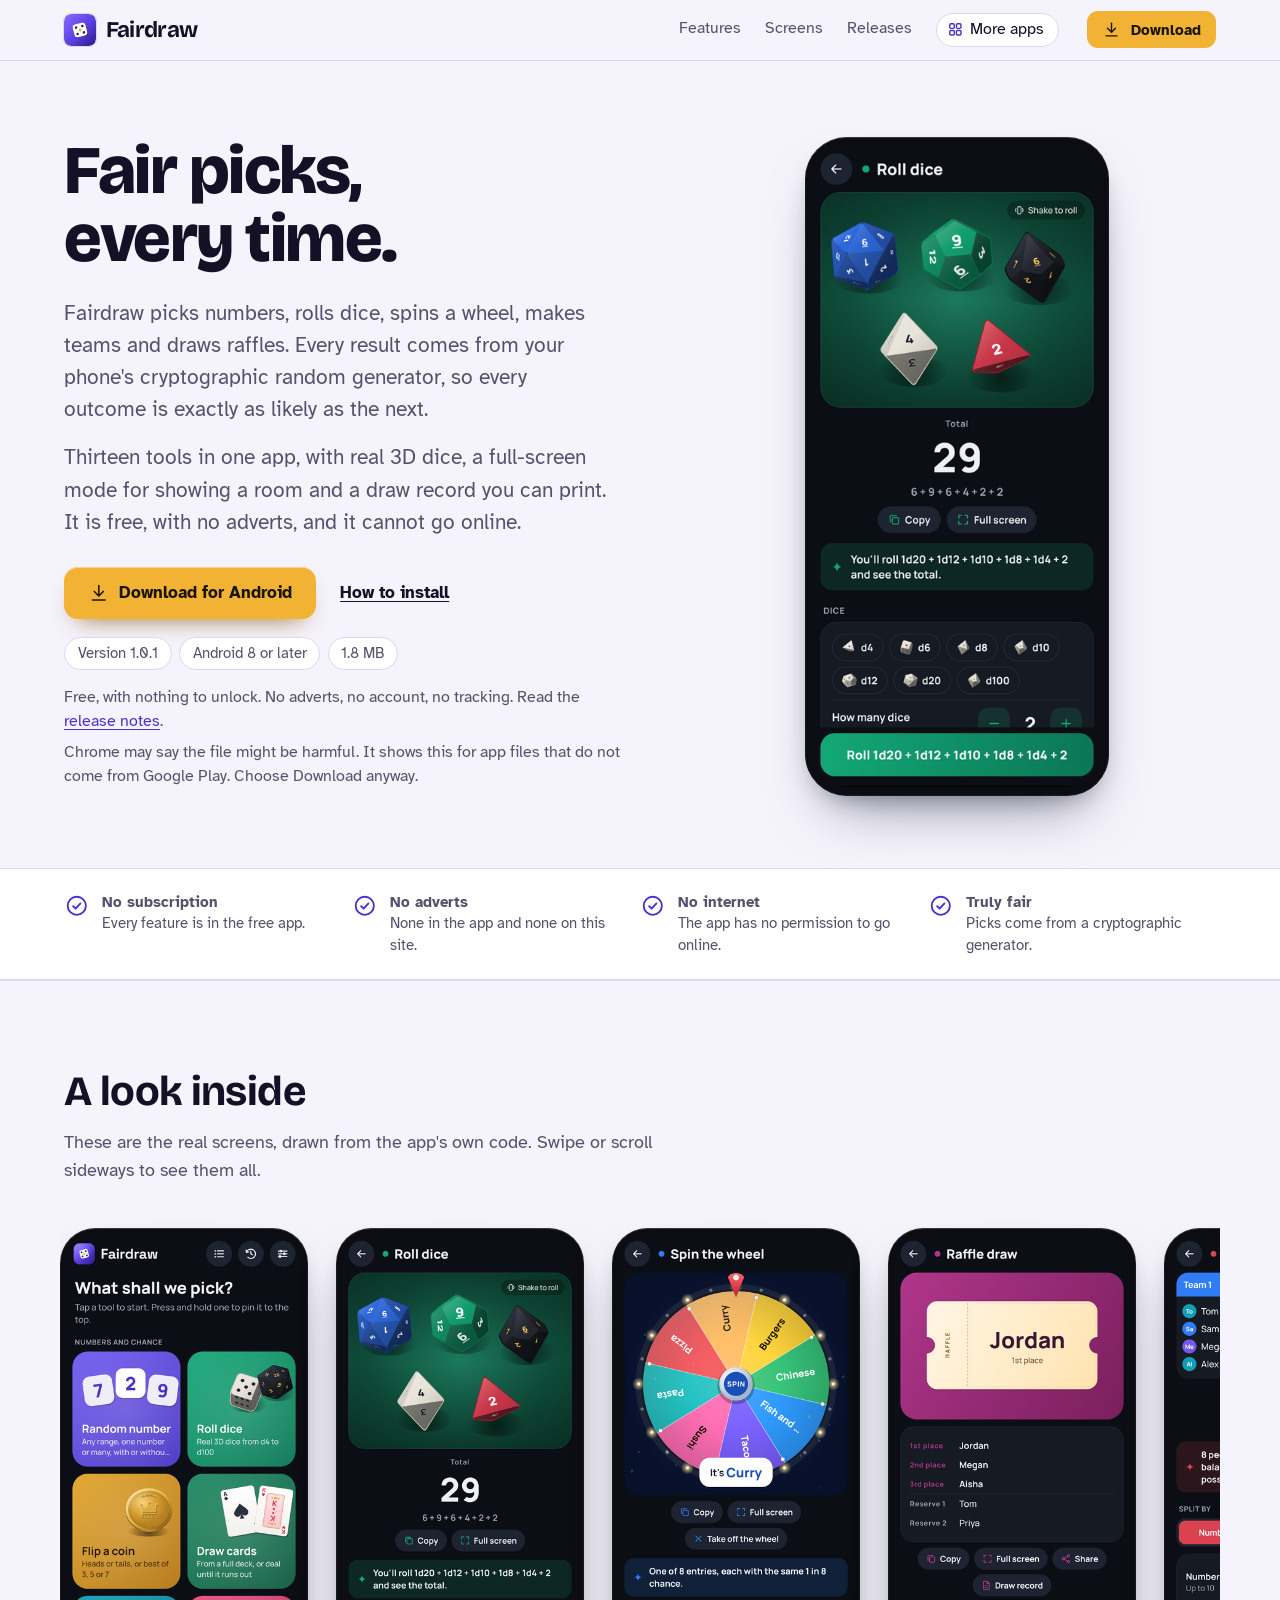
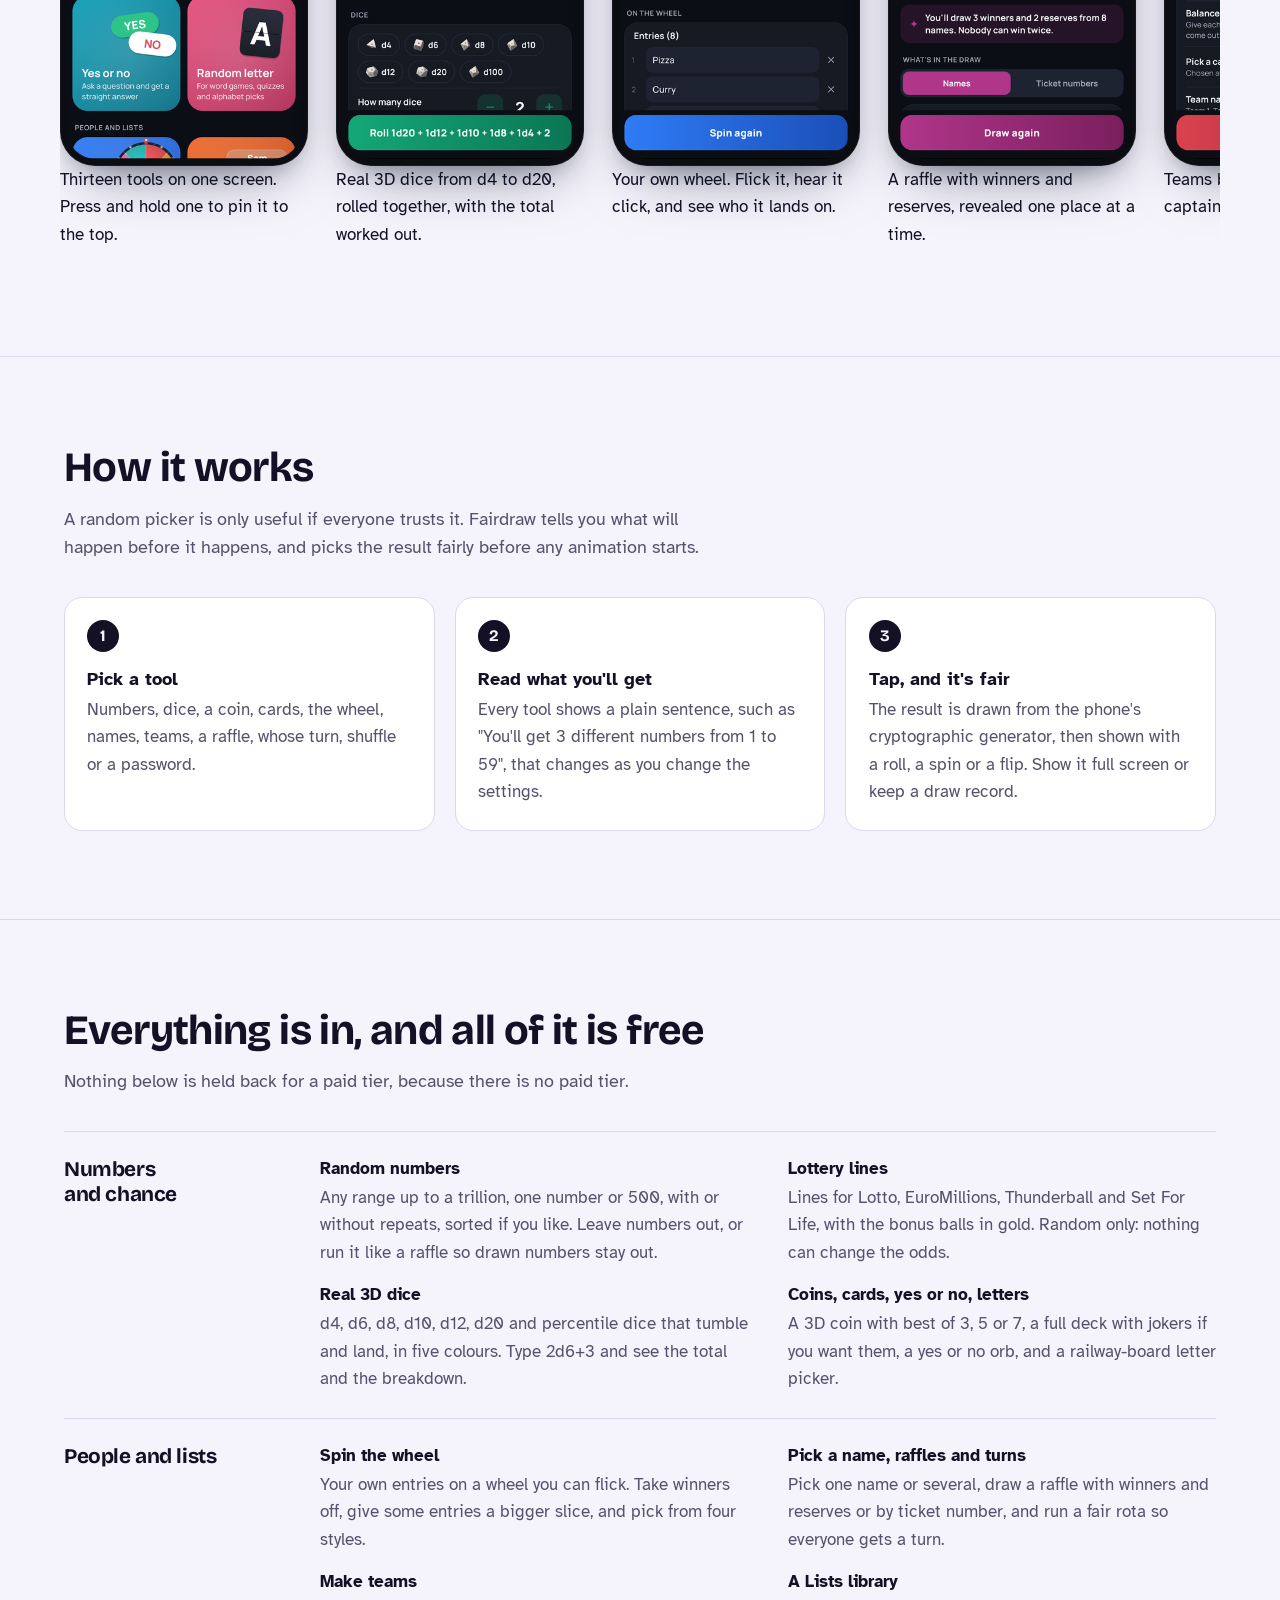
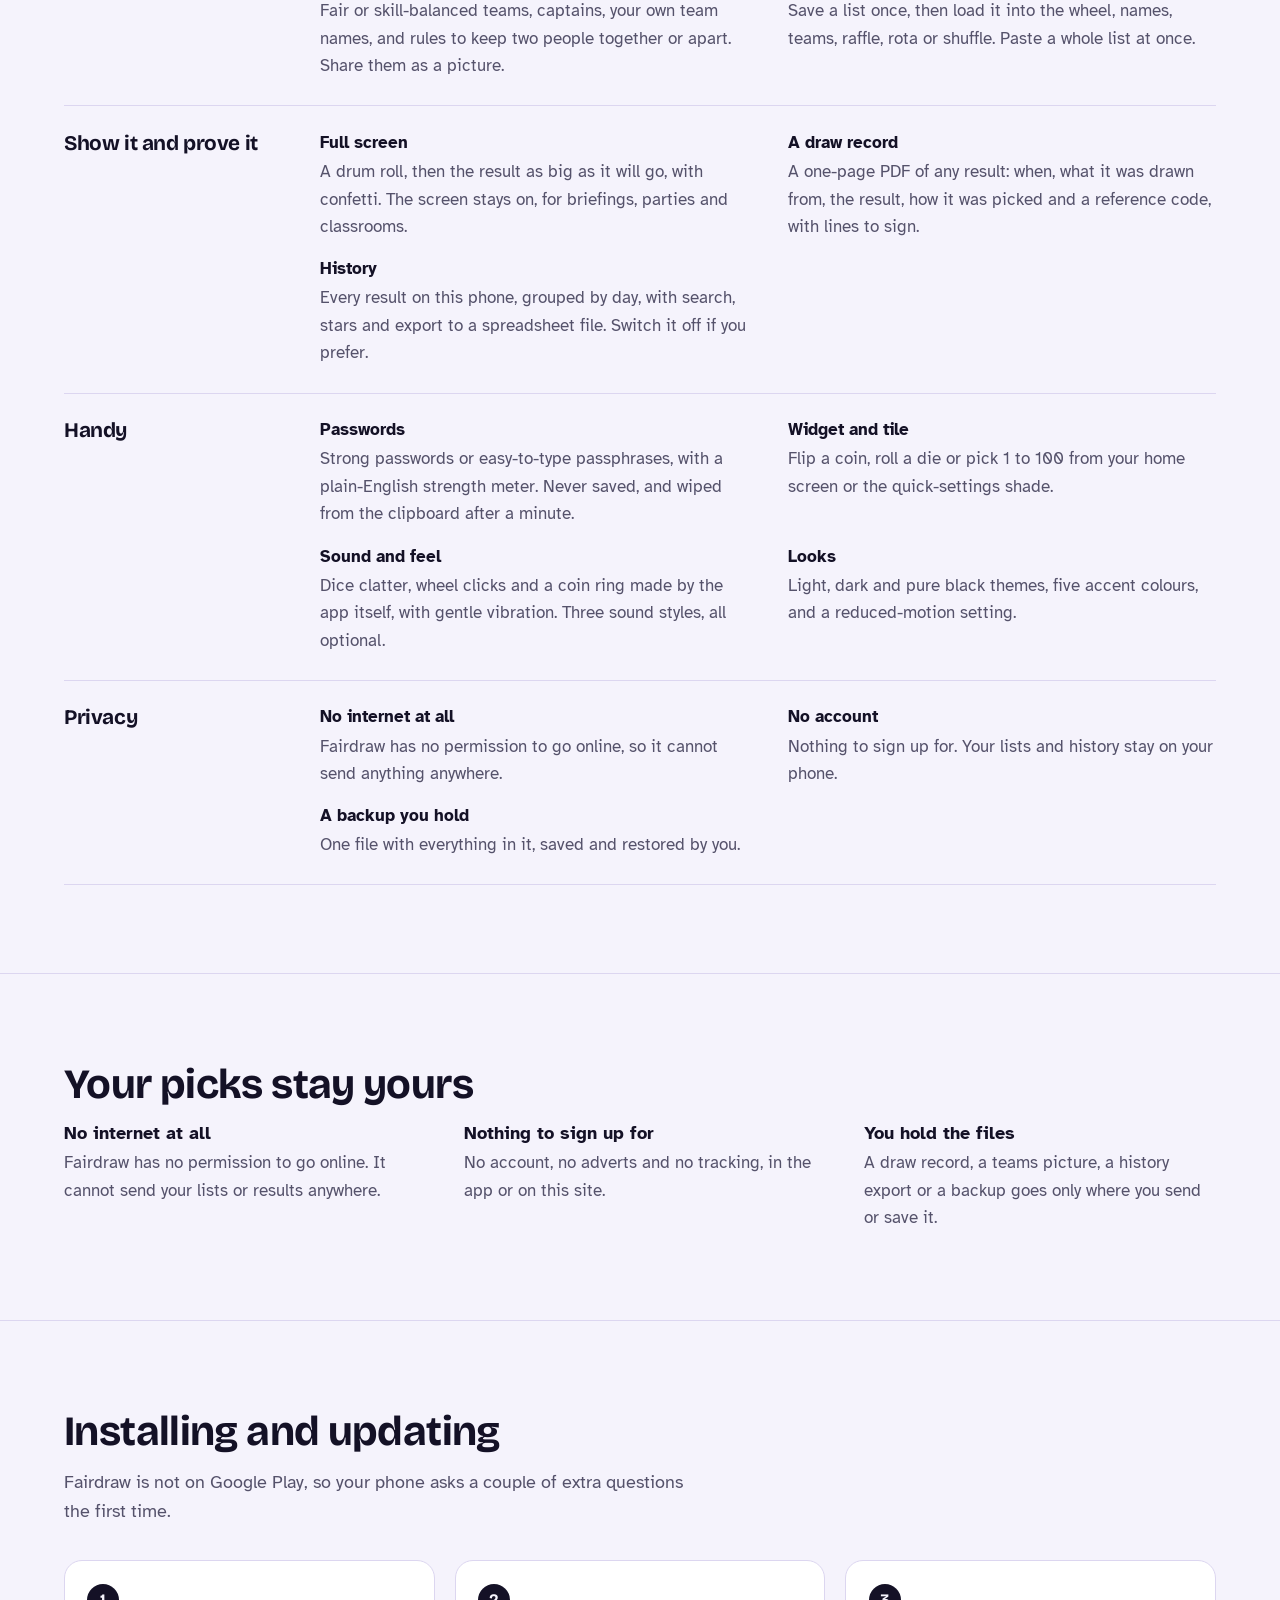
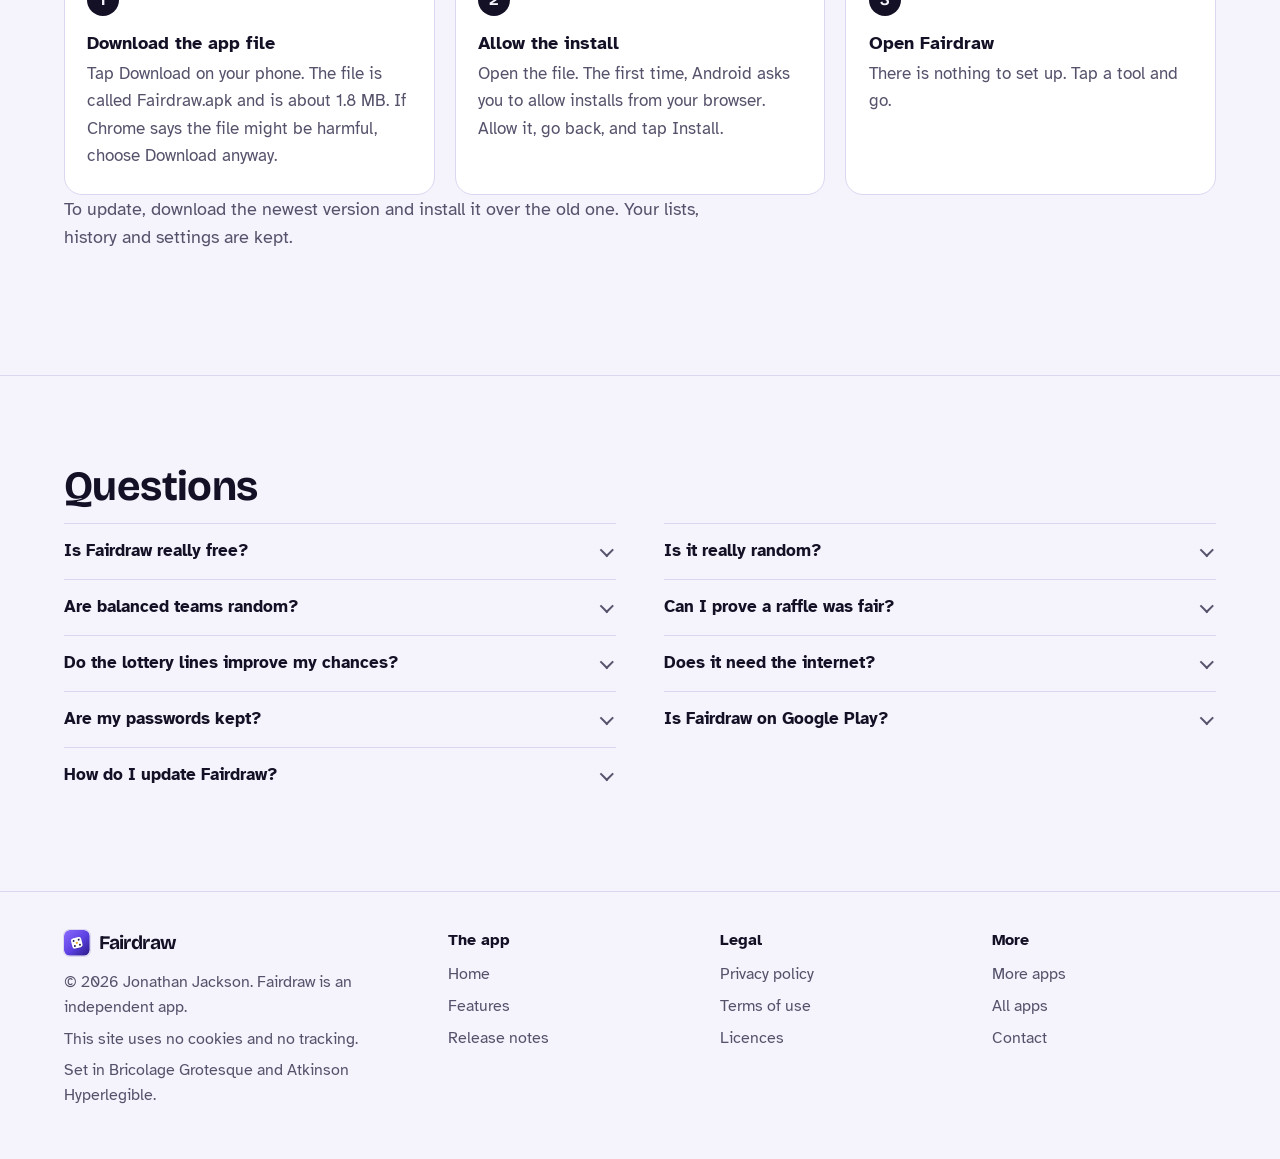
<file: index.html>
<!DOCTYPE html>
<html lang="en-GB">
<head>
<meta charset="utf-8">
<meta name="viewport" content="width=device-width, initial-scale=1">
<title>Fairdraw: a free, fair and private random picker for Android</title>
<meta name="description" content="Fairdraw is a free random picker for Android: numbers and lottery lines, real 3D dice, coins, cards, a spinning wheel, pick a name, teams, raffles, whose turn and passwords. Every pick is cryptographically fair. No adverts, no account, no internet.">
<meta name="author" content="Jonathan Jackson">
<link rel="canonical" href="https://customgpter.github.io/fairdraw/">
<meta name="theme-color" content="#f5f3fc" media="(prefers-color-scheme: light)">
<meta name="theme-color" content="#0d0b17" media="(prefers-color-scheme: dark)">
<meta property="og:type" content="website">
<meta property="og:site_name" content="Fairdraw">
<meta property="og:title" content="Fairdraw: a free, fair and private random picker for Android">
<meta property="og:description" content="Fairdraw is a free random picker for Android: numbers and lottery lines, real 3D dice, coins, cards, a spinning wheel, pick a name, teams, raffles, whose turn and passwords. Every pick is cryptographically fair. No adverts, no account, no internet.">
<meta property="og:url" content="https://customgpter.github.io/fairdraw/">
<meta property="og:image" content="https://customgpter.github.io/fairdraw/assets/og.png">
<meta property="og:image:width" content="1200">
<meta property="og:image:height" content="630">
<meta property="og:image:alt" content="Fairdraw's 3D dice, wheel and raffle screens">
<meta property="og:locale" content="en_GB">
<meta name="twitter:card" content="summary_large_image">
<link rel="icon" href="./assets/favicon.svg" type="image/svg+xml">
<link rel="apple-touch-icon" href="./assets/apple-touch-icon.png">
<link rel="preload" href="./assets/fonts/bricolage-grotesque-latin.woff2" as="font" type="font/woff2" crossorigin>
<link rel="preload" href="./assets/fonts/atkinson-hyperlegible-latin-400-normal.woff2" as="font" type="font/woff2" crossorigin>
<link rel="stylesheet" href="./assets/site.css?v=1">
<link rel="stylesheet" href="./assets/house.css?v=1">
<link rel="stylesheet" href="./assets/apps-list.css?v=1">
<script src="./assets/apps-list.js?v=1" defer></script>
<script type="application/ld+json">{"@context": "https://schema.org", "@type": "SoftwareApplication", "name": "Fairdraw", "url": "https://customgpter.github.io/fairdraw/", "description": "Fairdraw is a free random picker for Android: numbers and lottery lines, real 3D dice, coins, cards, a spinning wheel, pick a name, teams, raffles, whose turn and passwords. Every pick is cryptographically fair. No adverts, no account, no internet.", "applicationCategory": "UtilitiesApplication", "operatingSystem": "Android 8 or later", "softwareVersion": "1.0.1", "downloadUrl": "https://github.com/CustomGPTer/fairdraw/releases/latest/download/Fairdraw.apk", "releaseNotes": "https://customgpter.github.io/fairdraw/releases.html", "offers": {"@type": "Offer", "price": "0", "priceCurrency": "GBP"}, "inLanguage": "en-GB", "image": "https://customgpter.github.io/fairdraw/assets/og.png", "author": {"@type": "Person", "name": "Jonathan Jackson"}}</script>
</head>
<body>
<a class="skip" href="#main">Skip to content</a>
<header class="masthead">
<div class="wrap">
<a class="brand" href="./" aria-label="Fairdraw home"><svg viewBox="0 0 108 108" aria-hidden="true"><defs><linearGradient id="fd-g-mi" x1="0" y1="0" x2="1" y2="1"><stop offset="0" stop-color="#8A6CFF"/><stop offset=".55" stop-color="#5B3FE0"/><stop offset="1" stop-color="#2A1A86"/></linearGradient></defs><rect width="108" height="108" rx="24" fill="url(#fd-g-mi)"/><g transform="rotate(-14 54 54)"><rect x="33.5" y="35.5" width="44" height="44" rx="10" fill="#180C5C" fill-opacity=".25"/><rect x="32" y="32" width="44" height="44" rx="10" fill="#fff"/><circle cx="43" cy="43" r="4.2" fill="#241A4D"/><circle cx="65" cy="43" r="4.2" fill="#241A4D"/><circle cx="43" cy="65" r="4.2" fill="#241A4D"/><circle cx="65" cy="65" r="4.2" fill="#241A4D"/><circle cx="54" cy="54" r="4.8" fill="#F2B233"/></g></svg><span>Fairdraw</span></a>
<nav aria-label="Main"><ul><li><a href="./#features">Features</a></li><li><a href="./#screens">Screens</a></li><li><a href="./releases.html">Releases</a></li><li><a class="more-apps" href="./more-apps.html"><svg class="ico" viewBox="0 0 24 24" aria-hidden="true"><rect x="4" y="4" width="6.5" height="6.5" rx="1.6"/><rect x="13.5" y="4" width="6.5" height="6.5" rx="1.6"/><rect x="4" y="13.5" width="6.5" height="6.5" rx="1.6"/><rect x="13.5" y="13.5" width="6.5" height="6.5" rx="1.6"/></svg>More apps</a></li></ul></nav>
<a class="button small" href="https://github.com/CustomGPTer/fairdraw/releases/latest/download/Fairdraw.apk"><svg class="ico" viewBox="0 0 24 24" aria-hidden="true"><path d="M12 4v11"/><path d="M7 10.5l5 5 5-5"/><path d="M5 20h14"/></svg>Download</a>
</div>
</header>
<main id="main">
<div class="hero">
<div class="wrap hero-grid">
<div class="hero-copy">
<h1>Fair picks, every time.</h1>
<p class="lede">Fairdraw picks numbers, rolls dice, spins a wheel, makes teams and draws raffles. Every result comes from your phone's cryptographic random generator, so every outcome is exactly as likely as the next.</p><p class="lede">Thirteen tools in one app, with real 3D dice, a full-screen mode for showing a room and a draw record you can print. It is free, with no adverts, and it cannot go online.</p>
<p class="get" id="download"><a class="button" href="https://github.com/CustomGPTer/fairdraw/releases/latest/download/Fairdraw.apk"><svg class="ico" viewBox="0 0 24 24" aria-hidden="true"><path d="M12 4v11"/><path d="M7 10.5l5 5 5-5"/><path d="M5 20h14"/></svg>Download for Android</a><a class="aside" href="#install">How to install</a></p>
<ul class="pills"><li>Version 1.0.1</li><li>Android 8 or later</li><li>1.8 MB</li></ul>
<p class="facts">Free, with nothing to unlock. No adverts, no account, no tracking. Read the <a href="releases.html">release notes</a>.</p>
<p class="facts">Chrome may say the file might be harmful. It shows this for app files that do not come from Google Play. Choose Download anyway.</p>
</div>
<div class="hero-phone"><div class="phone"><img src="./assets/screens/dice.png" alt="Real 3D dice from d4 to d20, rolled together, with the total worked out." width="393" height="852" fetchpriority="high"></div></div>
</div>
</div>
<section class="promises" aria-label="In short">
<div class="wrap"><ul><li><svg class="ico" viewBox="0 0 24 24" aria-hidden="true"><circle cx="12" cy="12" r="8.5"/><path d="M8.6 12.4l2.3 2.3 4.5-4.9"/></svg><span><b>No subscription</b><span>Every feature is in the free app.</span></span></li><li><svg class="ico" viewBox="0 0 24 24" aria-hidden="true"><circle cx="12" cy="12" r="8.5"/><path d="M8.6 12.4l2.3 2.3 4.5-4.9"/></svg><span><b>No adverts</b><span>None in the app and none on this site.</span></span></li><li><svg class="ico" viewBox="0 0 24 24" aria-hidden="true"><circle cx="12" cy="12" r="8.5"/><path d="M8.6 12.4l2.3 2.3 4.5-4.9"/></svg><span><b>No internet</b><span>The app has no permission to go online.</span></span></li><li><svg class="ico" viewBox="0 0 24 24" aria-hidden="true"><circle cx="12" cy="12" r="8.5"/><path d="M8.6 12.4l2.3 2.3 4.5-4.9"/></svg><span><b>Truly fair</b><span>Picks come from a cryptographic generator.</span></span></li></ul></div>
</section>
<section id="screens" aria-labelledby="screens-h">
<div class="wrap">
<h2 id="screens-h">A look inside</h2>
<p class="intro">These are the real screens, drawn from the app's own code. Swipe or scroll sideways to see them all.</p>
<div class="gallery" tabindex="0" role="region" aria-label="Screens from Fairdraw"><figure class="shot"><div class="phone"><img src="./assets/screens/home.png" alt="Thirteen tools on one screen. Press and hold one to pin it to the top." width="393" height="852" loading="lazy" decoding="async"></div><figcaption>Thirteen tools on one screen. Press and hold one to pin it to the top.</figcaption></figure><figure class="shot"><div class="phone"><img src="./assets/screens/dice.png" alt="Real 3D dice from d4 to d20, rolled together, with the total worked out." width="393" height="852" loading="lazy" decoding="async"></div><figcaption>Real 3D dice from d4 to d20, rolled together, with the total worked out.</figcaption></figure><figure class="shot"><div class="phone"><img src="./assets/screens/wheel.png" alt="Your own wheel. Flick it, hear it click, and see who it lands on." width="393" height="852" loading="lazy" decoding="async"></div><figcaption>Your own wheel. Flick it, hear it click, and see who it lands on.</figcaption></figure><figure class="shot"><div class="phone"><img src="./assets/screens/raffle.png" alt="A raffle with winners and reserves, revealed one place at a time." width="393" height="852" loading="lazy" decoding="async"></div><figcaption>A raffle with winners and reserves, revealed one place at a time.</figcaption></figure><figure class="shot"><div class="phone"><img src="./assets/screens/teams.png" alt="Teams balanced by skill, with captains and keep-apart rules." width="393" height="852" loading="lazy" decoding="async"></div><figcaption>Teams balanced by skill, with captains and keep-apart rules.</figcaption></figure><figure class="shot"><div class="phone"><img src="./assets/screens/lottery.png" alt="Lottery lines for Lotto, EuroMillions, Thunderball and Set For Life." width="393" height="852" loading="lazy" decoding="async"></div><figcaption>Lottery lines for Lotto, EuroMillions, Thunderball and Set For Life.</figcaption></figure><figure class="shot"><div class="phone"><img src="./assets/screens/present.png" alt="Full screen for showing a room, with a drum roll first." width="393" height="852" loading="lazy" decoding="async"></div><figcaption>Full screen for showing a room, with a drum roll first.</figcaption></figure><figure class="shot"><div class="phone"><img src="./assets/screens/coin.png" alt="A 3D coin flip, best of 3, 5 or 7, and a running tally." width="393" height="852" loading="lazy" decoding="async"></div><figcaption>A 3D coin flip, best of 3, 5 or 7, and a running tally.</figcaption></figure><figure class="shot"><div class="phone"><img src="./assets/screens/password.png" alt="Strong passwords and passphrases, never saved anywhere." width="393" height="852" loading="lazy" decoding="async"></div><figcaption>Strong passwords and passphrases, never saved anywhere.</figcaption></figure></div>
</div>
</section>
<section id="how" aria-labelledby="how-h">
<div class="wrap">
<h2 id="how-h">How it works</h2>
<p class="intro">A random picker is only useful if everyone trusts it. Fairdraw tells you what will happen before it happens, and picks the result fairly before any animation starts.</p>
<ol class="steps"><li><h3>Pick a tool</h3><p>Numbers, dice, a coin, cards, the wheel, names, teams, a raffle, whose turn, shuffle or a password.</p></li><li><h3>Read what you'll get</h3><p>Every tool shows a plain sentence, such as "You'll get 3 different numbers from 1 to 59", that changes as you change the settings.</p></li><li><h3>Tap, and it's fair</h3><p>The result is drawn from the phone's cryptographic generator, then shown with a roll, a spin or a flip. Show it full screen or keep a draw record.</p></li></ol>
</div>
</section>
<section id="features" aria-labelledby="features-h">
<div class="wrap">
<h2 id="features-h">Everything is in, and all of it is free</h2>
<p class="intro">Nothing below is held back for a paid tier, because there is no paid tier.</p>
<div class="groups"><div class="group"><h3>Numbers and chance</h3><dl><div><dt>Random numbers</dt><dd>Any range up to a trillion, one number or 500, with or without repeats, sorted if you like. Leave numbers out, or run it like a raffle so drawn numbers stay out.</dd></div><div><dt>Lottery lines</dt><dd>Lines for Lotto, EuroMillions, Thunderball and Set For Life, with the bonus balls in gold. Random only: nothing can change the odds.</dd></div><div><dt>Real 3D dice</dt><dd>d4, d6, d8, d10, d12, d20 and percentile dice that tumble and land, in five colours. Type 2d6+3 and see the total and the breakdown.</dd></div><div><dt>Coins, cards, yes or no, letters</dt><dd>A 3D coin with best of 3, 5 or 7, a full deck with jokers if you want them, a yes or no orb, and a railway-board letter picker.</dd></div></dl></div><div class="group"><h3>People and lists</h3><dl><div><dt>Spin the wheel</dt><dd>Your own entries on a wheel you can flick. Take winners off, give some entries a bigger slice, and pick from four styles.</dd></div><div><dt>Pick a name, raffles and turns</dt><dd>Pick one name or several, draw a raffle with winners and reserves or by ticket number, and run a fair rota so everyone gets a turn.</dd></div><div><dt>Make teams</dt><dd>Fair or skill-balanced teams, captains, your own team names, and rules to keep two people together or apart. Share them as a picture.</dd></div><div><dt>A Lists library</dt><dd>Save a list once, then load it into the wheel, names, teams, raffle, rota or shuffle. Paste a whole list at once.</dd></div></dl></div><div class="group"><h3>Show it and prove it</h3><dl><div><dt>Full screen</dt><dd>A drum roll, then the result as big as it will go, with confetti. The screen stays on, for briefings, parties and classrooms.</dd></div><div><dt>A draw record</dt><dd>A one-page PDF of any result: when, what it was drawn from, the result, how it was picked and a reference code, with lines to sign.</dd></div><div><dt>History</dt><dd>Every result on this phone, grouped by day, with search, stars and export to a spreadsheet file. Switch it off if you prefer.</dd></div></dl></div><div class="group"><h3>Handy</h3><dl><div><dt>Passwords</dt><dd>Strong passwords or easy-to-type passphrases, with a plain-English strength meter. Never saved, and wiped from the clipboard after a minute.</dd></div><div><dt>Widget and tile</dt><dd>Flip a coin, roll a die or pick 1 to 100 from your home screen or the quick-settings shade.</dd></div><div><dt>Sound and feel</dt><dd>Dice clatter, wheel clicks and a coin ring made by the app itself, with gentle vibration. Three sound styles, all optional.</dd></div><div><dt>Looks</dt><dd>Light, dark and pure black themes, five accent colours, and a reduced-motion setting.</dd></div></dl></div><div class="group"><h3>Privacy</h3><dl><div><dt>No internet at all</dt><dd>Fairdraw has no permission to go online, so it cannot send anything anywhere.</dd></div><div><dt>No account</dt><dd>Nothing to sign up for. Your lists and history stay on your phone.</dd></div><div><dt>A backup you hold</dt><dd>One file with everything in it, saved and restored by you.</dd></div></dl></div></div>
</div>
</section>
<section id="privacy" aria-labelledby="privacy-h">
<div class="wrap">
<h2 id="privacy-h">Your picks stay yours</h2>
<ul class="plain"><li><h3>No internet at all</h3><p>Fairdraw has no permission to go online. It cannot send your lists or results anywhere.</p></li><li><h3>Nothing to sign up for</h3><p>No account, no adverts and no tracking, in the app or on this site.</p></li><li><h3>You hold the files</h3><p>A draw record, a teams picture, a history export or a backup goes only where you send or save it.</p></li></ul>
</div>
</section>
<section id="install" aria-labelledby="install-h">
<div class="wrap">
<h2 id="install-h">Installing and updating</h2>
<p class="intro">Fairdraw is not on Google Play, so your phone asks a couple of extra questions the first time.</p>
<ol class="steps"><li><h3>Download the app file</h3><p>Tap Download on your phone. The file is called Fairdraw.apk and is about 1.8 MB. If Chrome says the file might be harmful, choose Download anyway.</p></li><li><h3>Allow the install</h3><p>Open the file. The first time, Android asks you to allow installs from your browser. Allow it, go back, and tap Install.</p></li><li><h3>Open Fairdraw</h3><p>There is nothing to set up. Tap a tool and go.</p></li></ol>
<p class="intro">To update, download the newest version and install it over the old one. Your lists, history and settings are kept.</p>
</div>
</section>
<section id="faq" aria-labelledby="faq-h">
<div class="wrap">
<h2 id="faq-h">Questions</h2>
<div class="faq"><details><summary>Is Fairdraw really free?</summary><p>Yes. There is no paid version, no subscription, no trial and no adverts, and nothing in the app is locked.</p></details><details><summary>Is it really random?</summary><p>Yes. Every pick comes from Android&#x27;s cryptographic random number generator (SecureRandom), the kind used to make security keys, and numbers are drawn so that every value in a range is exactly as likely. The animations are just for show: the result is picked first.</p></details><details><summary>Are balanced teams random?</summary><p>They are shuffled fairly first, then evened out so the teams&#x27; skill totals are as close as possible. If you want a pure random split, switch off Balance by skill.</p></details><details><summary>Can I prove a raffle was fair?</summary><p>Make a draw record from the raffle or from History. It shows the date and time, everyone in the draw, the result and a reference code worked out from all of them, with lines for the person drawing and a witness to sign.</p></details><details><summary>Do the lottery lines improve my chances?</summary><p>No. They are random picks, like a lucky dip, and no app or method can change the odds of a draw. You must be 18 or over to play the National Lottery.</p></details><details><summary>Does it need the internet?</summary><p>No. The app does not ask Android for internet access at all, so it works with no signal and cannot go online. Check for updates and More apps only open a page in your browser.</p></details><details><summary>Are my passwords kept?</summary><p>No. Passwords are made on the phone when you ask and never saved, not even in History. If you copy one, Fairdraw clears it from the clipboard after a minute.</p></details><details><summary>Is Fairdraw on Google Play?</summary><p>No. Fairdraw is a personal project and is downloaded from this site as an Android app file. It needs Android 8 or later.</p></details><details><summary>How do I update Fairdraw?</summary><p>Download the newest version from this site and install it over the one you have. Your lists, history and settings are kept. The app cannot check for updates itself because it cannot go online.</p></details></div>
</div>
</section>
</main>
<footer class="colophon">
<div class="wrap">
<div>
<a class="brand" href="./" aria-label="Fairdraw home"><svg viewBox="0 0 108 108" aria-hidden="true"><defs><linearGradient id="fd-g-fi" x1="0" y1="0" x2="1" y2="1"><stop offset="0" stop-color="#8A6CFF"/><stop offset=".55" stop-color="#5B3FE0"/><stop offset="1" stop-color="#2A1A86"/></linearGradient></defs><rect width="108" height="108" rx="24" fill="url(#fd-g-fi)"/><g transform="rotate(-14 54 54)"><rect x="33.5" y="35.5" width="44" height="44" rx="10" fill="#180C5C" fill-opacity=".25"/><rect x="32" y="32" width="44" height="44" rx="10" fill="#fff"/><circle cx="43" cy="43" r="4.2" fill="#241A4D"/><circle cx="65" cy="43" r="4.2" fill="#241A4D"/><circle cx="43" cy="65" r="4.2" fill="#241A4D"/><circle cx="65" cy="65" r="4.2" fill="#241A4D"/><circle cx="54" cy="54" r="4.8" fill="#F2B233"/></g></svg><span>Fairdraw</span></a>
<p>&copy; 2026 Jonathan Jackson. Fairdraw is an independent app.</p>
<p>This site uses no cookies and no tracking.</p>
<p>Set in Bricolage Grotesque and Atkinson Hyperlegible.</p>
</div>
<nav aria-label="The app"><h2>The app</h2><ul>
<li><a href="./">Home</a></li>
<li><a href="./#features">Features</a></li>
<li><a href="./releases.html">Release notes</a></li>
</ul></nav>
<nav aria-label="Legal"><h2>Legal</h2><ul>
<li><a href="./privacy.html">Privacy policy</a></li>
<li><a href="./terms.html">Terms of use</a></li>
<li><a href="./licences.html">Licences</a></li>
</ul></nav>
<nav aria-label="More"><h2>More</h2><ul>
<li><a href="./more-apps.html">More apps</a></li>
<li><a href="https://customgpter.github.io/">All apps</a></li>
<li><a href="https://github.com/CustomGPTer/fairdraw/issues">Contact</a></li>
</ul></nav>
</div>
</footer>
</body>
</html>
</file>
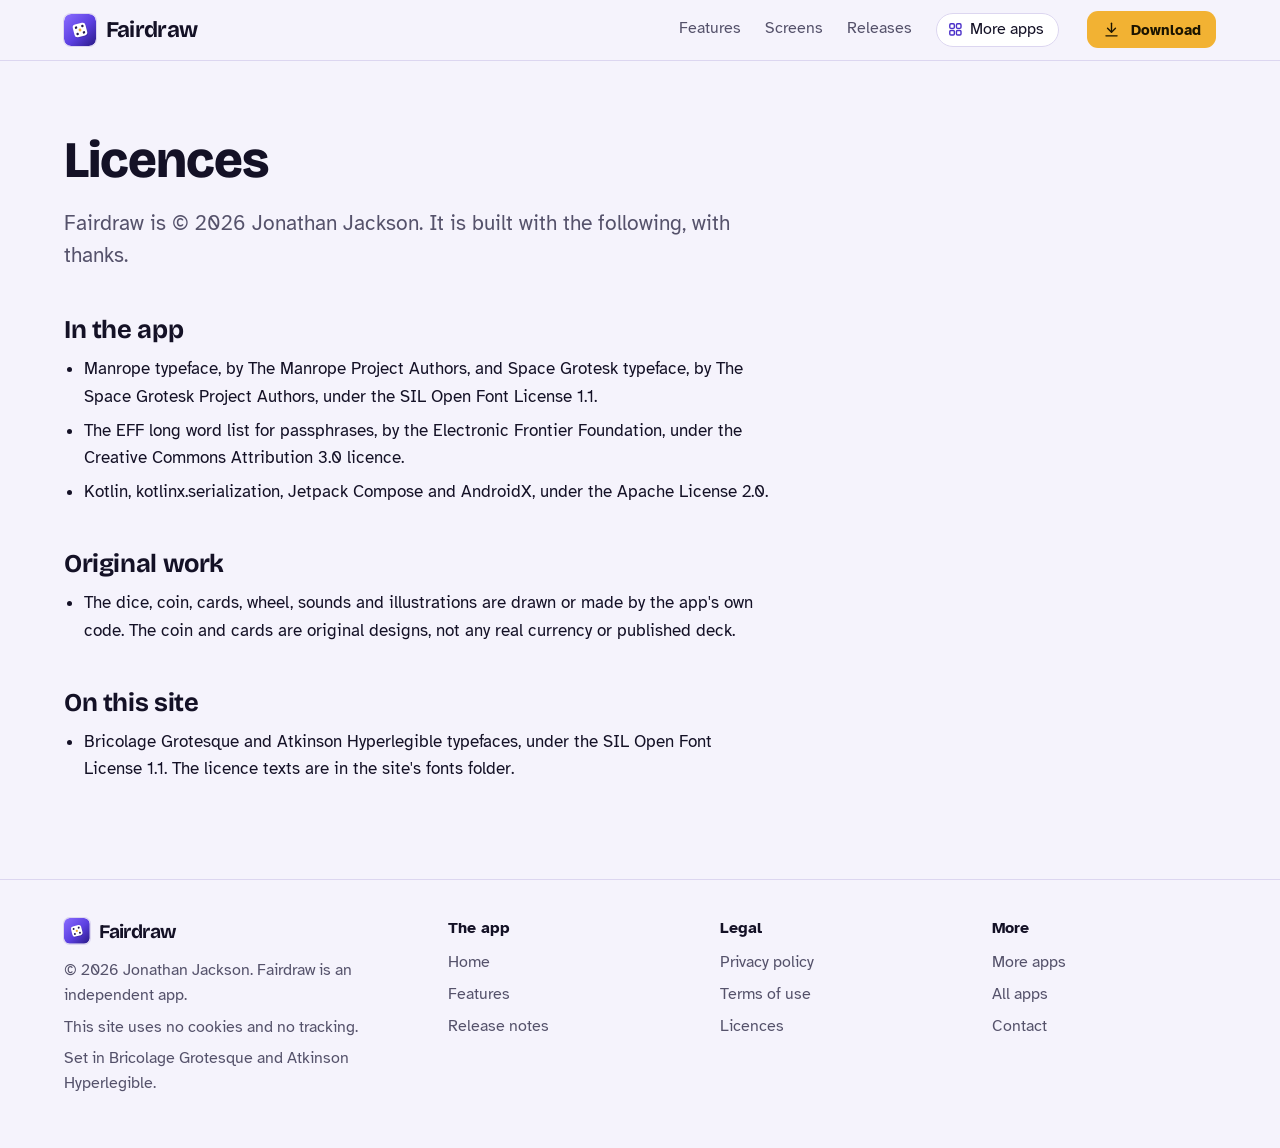
<file: licences.html>
<!DOCTYPE html>
<html lang="en-GB">
<head>
<meta charset="utf-8">
<meta name="viewport" content="width=device-width, initial-scale=1">
<title>Fairdraw licences</title>
<meta name="description" content="Fonts, word lists and libraries used in Fairdraw.">
<meta name="author" content="Jonathan Jackson">
<link rel="canonical" href="https://customgpter.github.io/fairdraw/licences.html">
<meta name="theme-color" content="#f5f3fc" media="(prefers-color-scheme: light)">
<meta name="theme-color" content="#0d0b17" media="(prefers-color-scheme: dark)">
<meta property="og:type" content="website">
<meta property="og:site_name" content="Fairdraw">
<meta property="og:title" content="Fairdraw licences">
<meta property="og:description" content="Fonts, word lists and libraries used in Fairdraw.">
<meta property="og:url" content="https://customgpter.github.io/fairdraw/licences.html">
<meta property="og:image" content="https://customgpter.github.io/fairdraw/assets/og.png">
<meta property="og:image:width" content="1200">
<meta property="og:image:height" content="630">
<meta property="og:image:alt" content="Fairdraw's 3D dice, wheel and raffle screens">
<meta property="og:locale" content="en_GB">
<meta name="twitter:card" content="summary_large_image">
<link rel="icon" href="./assets/favicon.svg" type="image/svg+xml">
<link rel="apple-touch-icon" href="./assets/apple-touch-icon.png">
<link rel="preload" href="./assets/fonts/bricolage-grotesque-latin.woff2" as="font" type="font/woff2" crossorigin>
<link rel="preload" href="./assets/fonts/atkinson-hyperlegible-latin-400-normal.woff2" as="font" type="font/woff2" crossorigin>
<link rel="stylesheet" href="./assets/site.css?v=1">
<link rel="stylesheet" href="./assets/house.css?v=1">
<link rel="stylesheet" href="./assets/apps-list.css?v=1">
<script src="./assets/apps-list.js?v=1" defer></script>
</head>
<body>
<a class="skip" href="#main">Skip to content</a>
<header class="masthead">
<div class="wrap">
<a class="brand" href="./" aria-label="Fairdraw home"><svg viewBox="0 0 108 108" aria-hidden="true"><defs><linearGradient id="fd-g-mlicences" x1="0" y1="0" x2="1" y2="1"><stop offset="0" stop-color="#8A6CFF"/><stop offset=".55" stop-color="#5B3FE0"/><stop offset="1" stop-color="#2A1A86"/></linearGradient></defs><rect width="108" height="108" rx="24" fill="url(#fd-g-mlicences)"/><g transform="rotate(-14 54 54)"><rect x="33.5" y="35.5" width="44" height="44" rx="10" fill="#180C5C" fill-opacity=".25"/><rect x="32" y="32" width="44" height="44" rx="10" fill="#fff"/><circle cx="43" cy="43" r="4.2" fill="#241A4D"/><circle cx="65" cy="43" r="4.2" fill="#241A4D"/><circle cx="43" cy="65" r="4.2" fill="#241A4D"/><circle cx="65" cy="65" r="4.2" fill="#241A4D"/><circle cx="54" cy="54" r="4.8" fill="#F2B233"/></g></svg><span>Fairdraw</span></a>
<nav aria-label="Main"><ul><li><a href="./#features">Features</a></li><li><a href="./#screens">Screens</a></li><li><a href="./releases.html">Releases</a></li><li><a class="more-apps" href="./more-apps.html"><svg class="ico" viewBox="0 0 24 24" aria-hidden="true"><rect x="4" y="4" width="6.5" height="6.5" rx="1.6"/><rect x="13.5" y="4" width="6.5" height="6.5" rx="1.6"/><rect x="4" y="13.5" width="6.5" height="6.5" rx="1.6"/><rect x="13.5" y="13.5" width="6.5" height="6.5" rx="1.6"/></svg>More apps</a></li></ul></nav>
<a class="button small" href="https://github.com/CustomGPTer/fairdraw/releases/latest/download/Fairdraw.apk"><svg class="ico" viewBox="0 0 24 24" aria-hidden="true"><path d="M12 4v11"/><path d="M7 10.5l5 5 5-5"/><path d="M5 20h14"/></svg>Download</a>
</div>
</header>
<main id="main" class="doc">
<div class="wrap"><div class="measure"><h1>Licences</h1>
<p class="lede">Fairdraw is &copy; 2026 Jonathan Jackson. It is built with the following, with thanks.</p>
<h2>In the app</h2>
<ul><li>Manrope typeface, by The Manrope Project Authors, and Space Grotesk typeface, by The Space Grotesk Project Authors, under the SIL Open Font License 1.1.</li>
<li>The EFF long word list for passphrases, by the Electronic Frontier Foundation, under the Creative Commons Attribution 3.0 licence.</li>
<li>Kotlin, kotlinx.serialization, Jetpack Compose and AndroidX, under the Apache License 2.0.</li></ul>
<h2>Original work</h2>
<ul><li>The dice, coin, cards, wheel, sounds and illustrations are drawn or made by the app's own code. The coin and cards are original designs, not any real currency or published deck.</li></ul>
<h2>On this site</h2>
<ul><li>Bricolage Grotesque and Atkinson Hyperlegible typefaces, under the SIL Open Font License 1.1. The licence texts are in the site's fonts folder.</li></ul></div></div>
</main>
<footer class="colophon">
<div class="wrap">
<div>
<a class="brand" href="./" aria-label="Fairdraw home"><svg viewBox="0 0 108 108" aria-hidden="true"><defs><linearGradient id="fd-g-flicences" x1="0" y1="0" x2="1" y2="1"><stop offset="0" stop-color="#8A6CFF"/><stop offset=".55" stop-color="#5B3FE0"/><stop offset="1" stop-color="#2A1A86"/></linearGradient></defs><rect width="108" height="108" rx="24" fill="url(#fd-g-flicences)"/><g transform="rotate(-14 54 54)"><rect x="33.5" y="35.5" width="44" height="44" rx="10" fill="#180C5C" fill-opacity=".25"/><rect x="32" y="32" width="44" height="44" rx="10" fill="#fff"/><circle cx="43" cy="43" r="4.2" fill="#241A4D"/><circle cx="65" cy="43" r="4.2" fill="#241A4D"/><circle cx="43" cy="65" r="4.2" fill="#241A4D"/><circle cx="65" cy="65" r="4.2" fill="#241A4D"/><circle cx="54" cy="54" r="4.8" fill="#F2B233"/></g></svg><span>Fairdraw</span></a>
<p>&copy; 2026 Jonathan Jackson. Fairdraw is an independent app.</p>
<p>This site uses no cookies and no tracking.</p>
<p>Set in Bricolage Grotesque and Atkinson Hyperlegible.</p>
</div>
<nav aria-label="The app"><h2>The app</h2><ul>
<li><a href="./">Home</a></li>
<li><a href="./#features">Features</a></li>
<li><a href="./releases.html">Release notes</a></li>
</ul></nav>
<nav aria-label="Legal"><h2>Legal</h2><ul>
<li><a href="./privacy.html">Privacy policy</a></li>
<li><a href="./terms.html">Terms of use</a></li>
<li><a href="./licences.html">Licences</a></li>
</ul></nav>
<nav aria-label="More"><h2>More</h2><ul>
<li><a href="./more-apps.html">More apps</a></li>
<li><a href="https://customgpter.github.io/">All apps</a></li>
<li><a href="https://github.com/CustomGPTer/fairdraw/issues">Contact</a></li>
</ul></nav>
</div>
</footer>
</body>
</html>
</file>
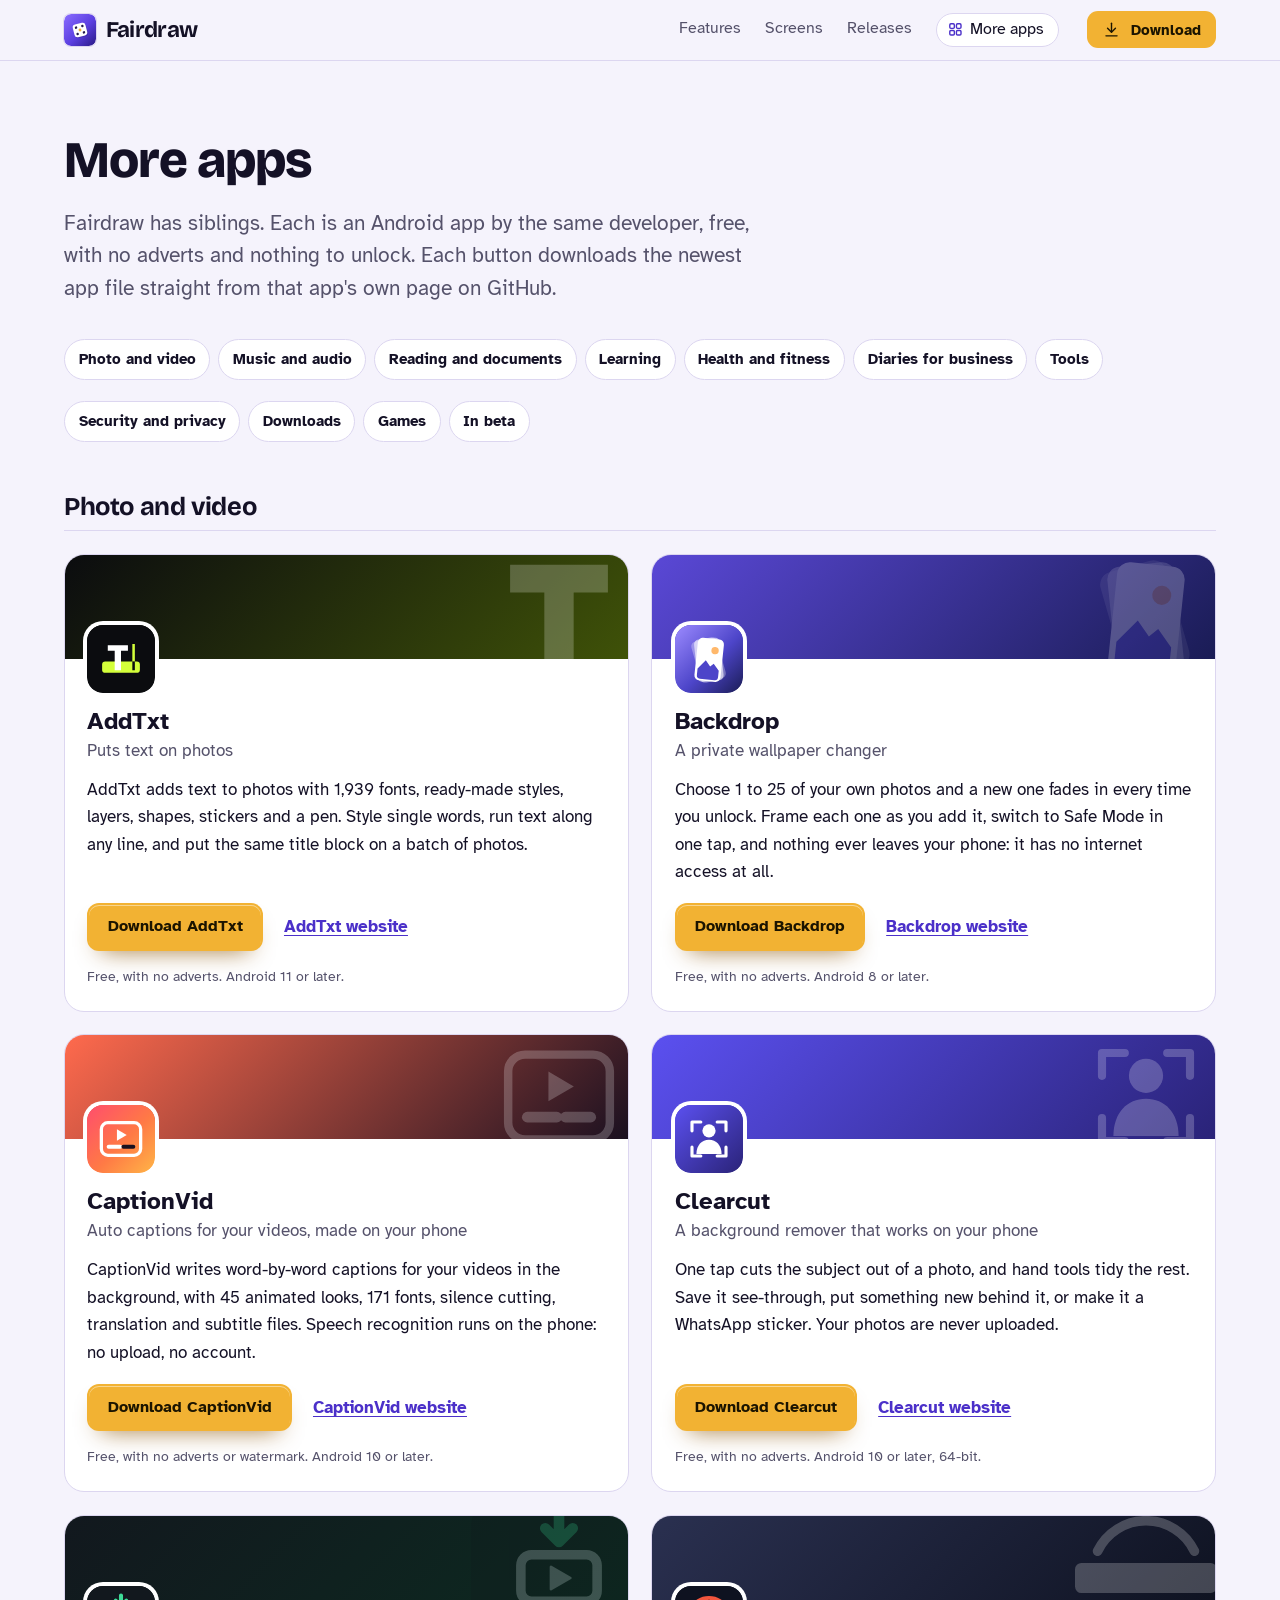
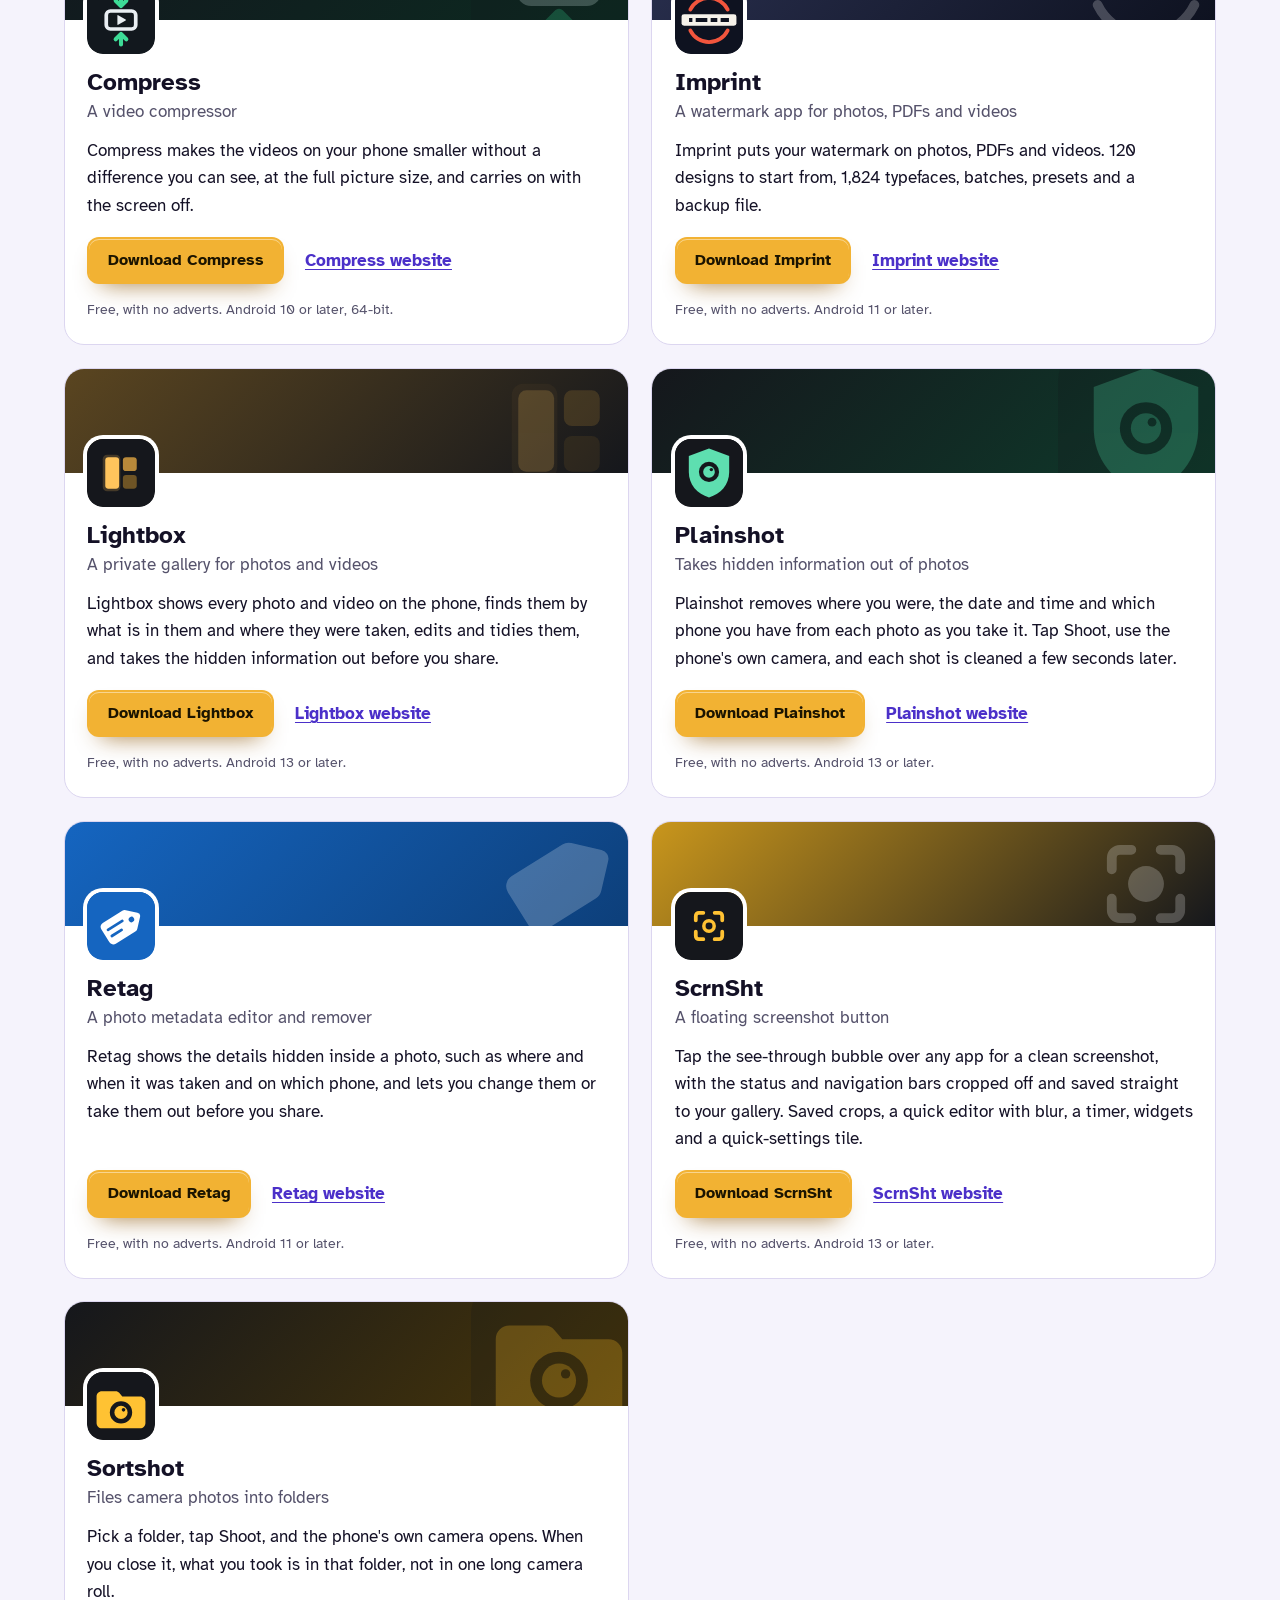
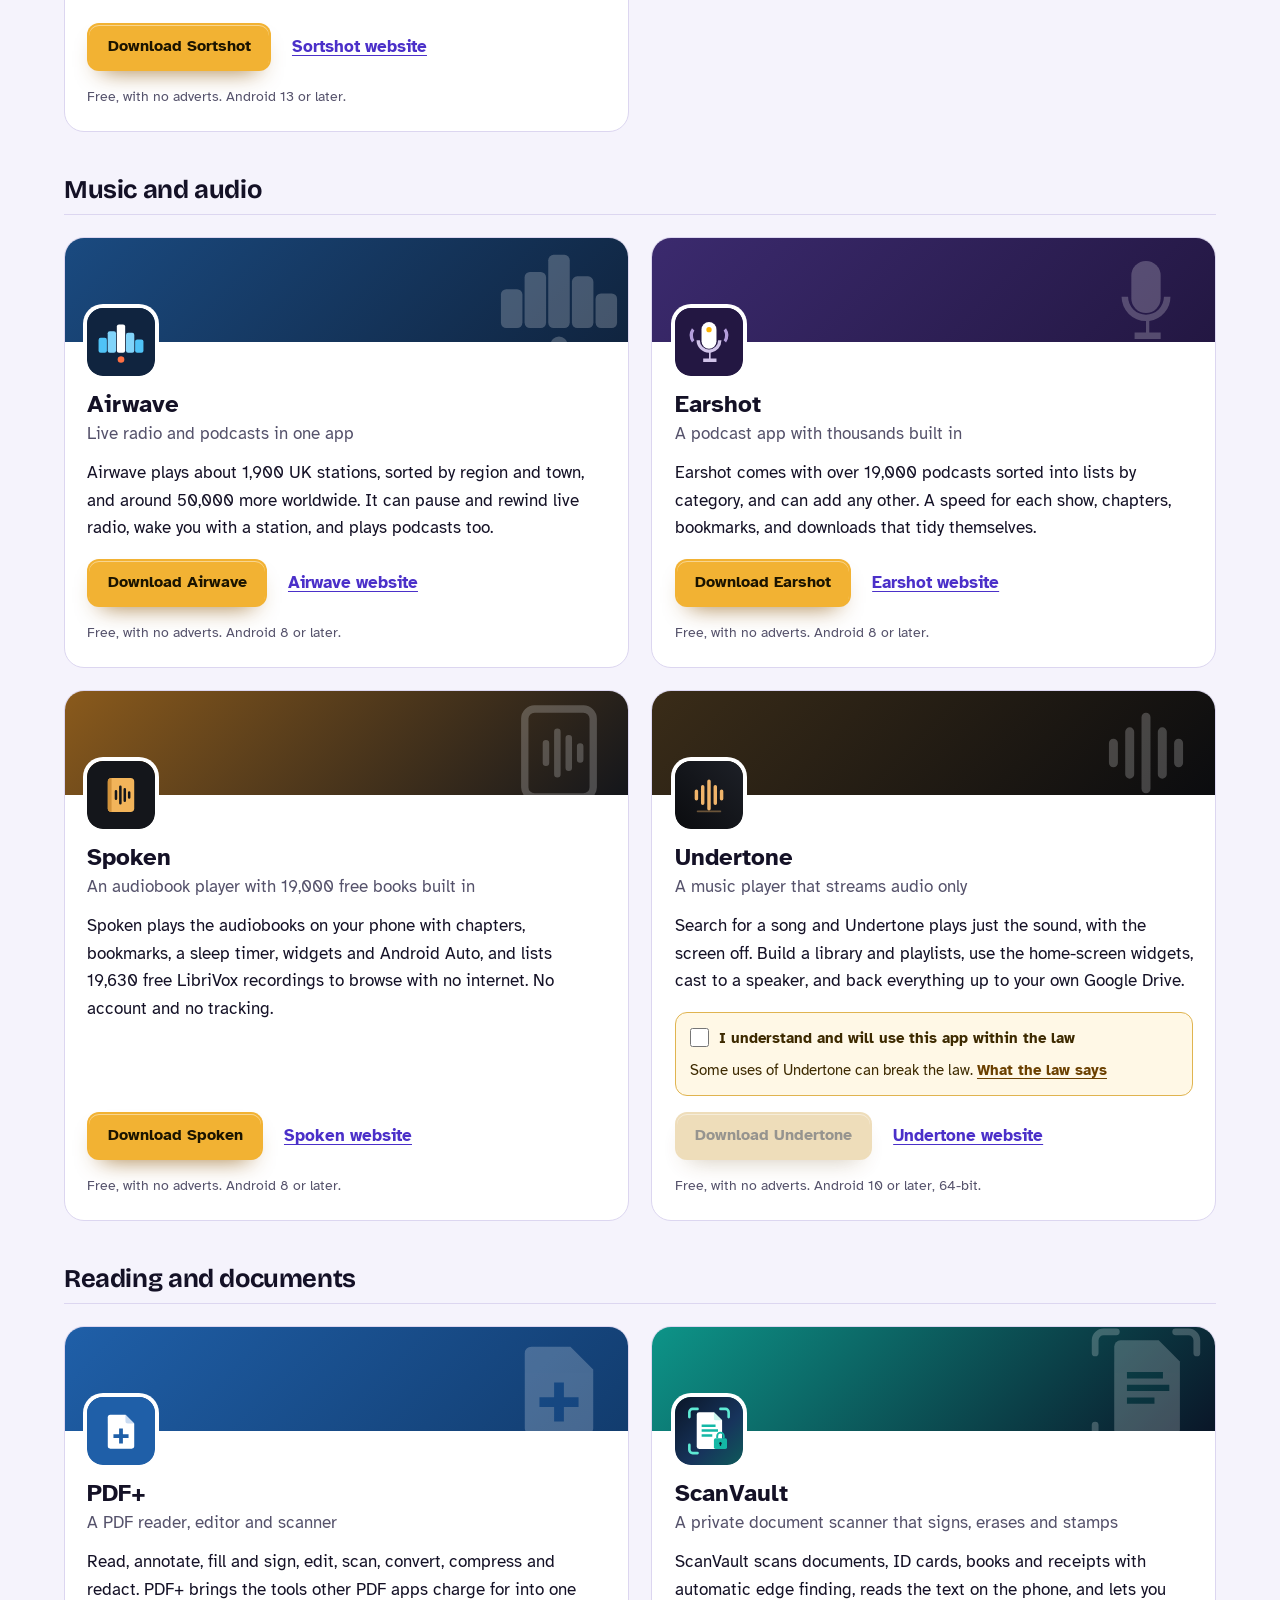
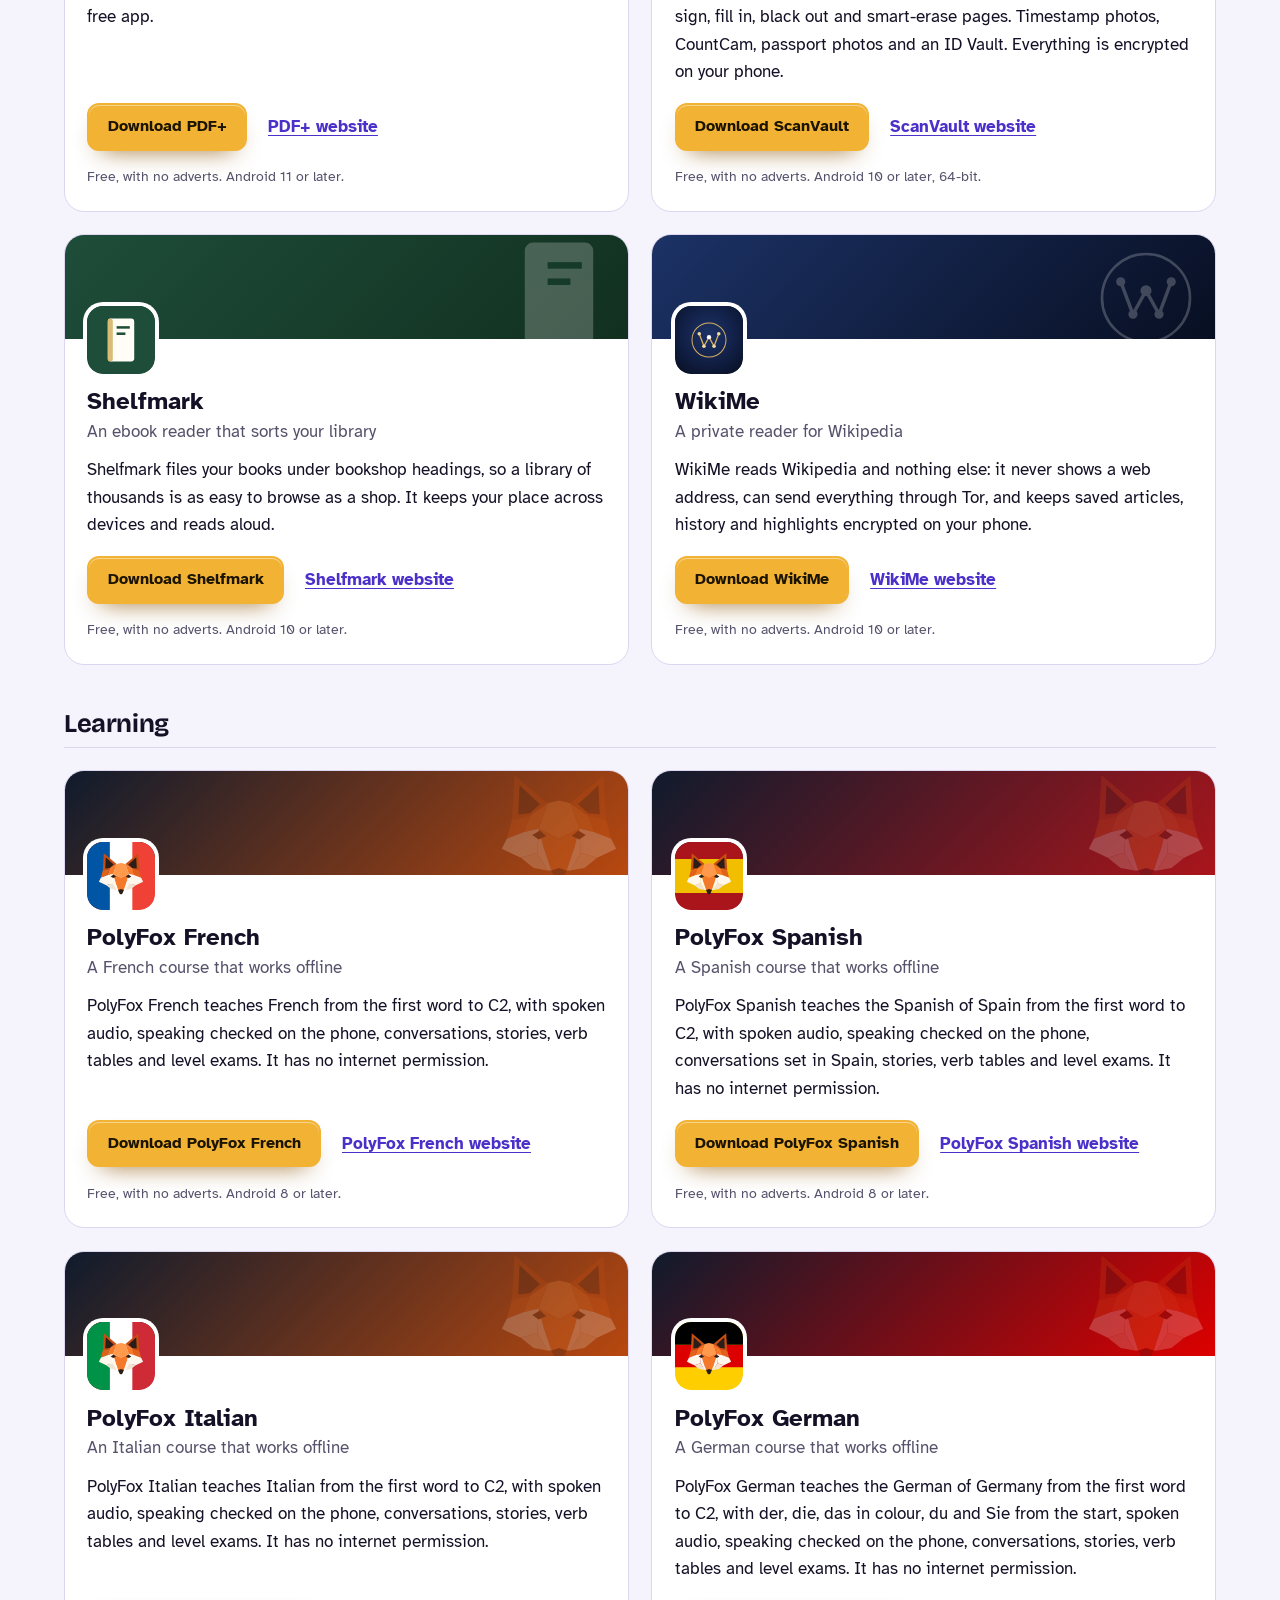
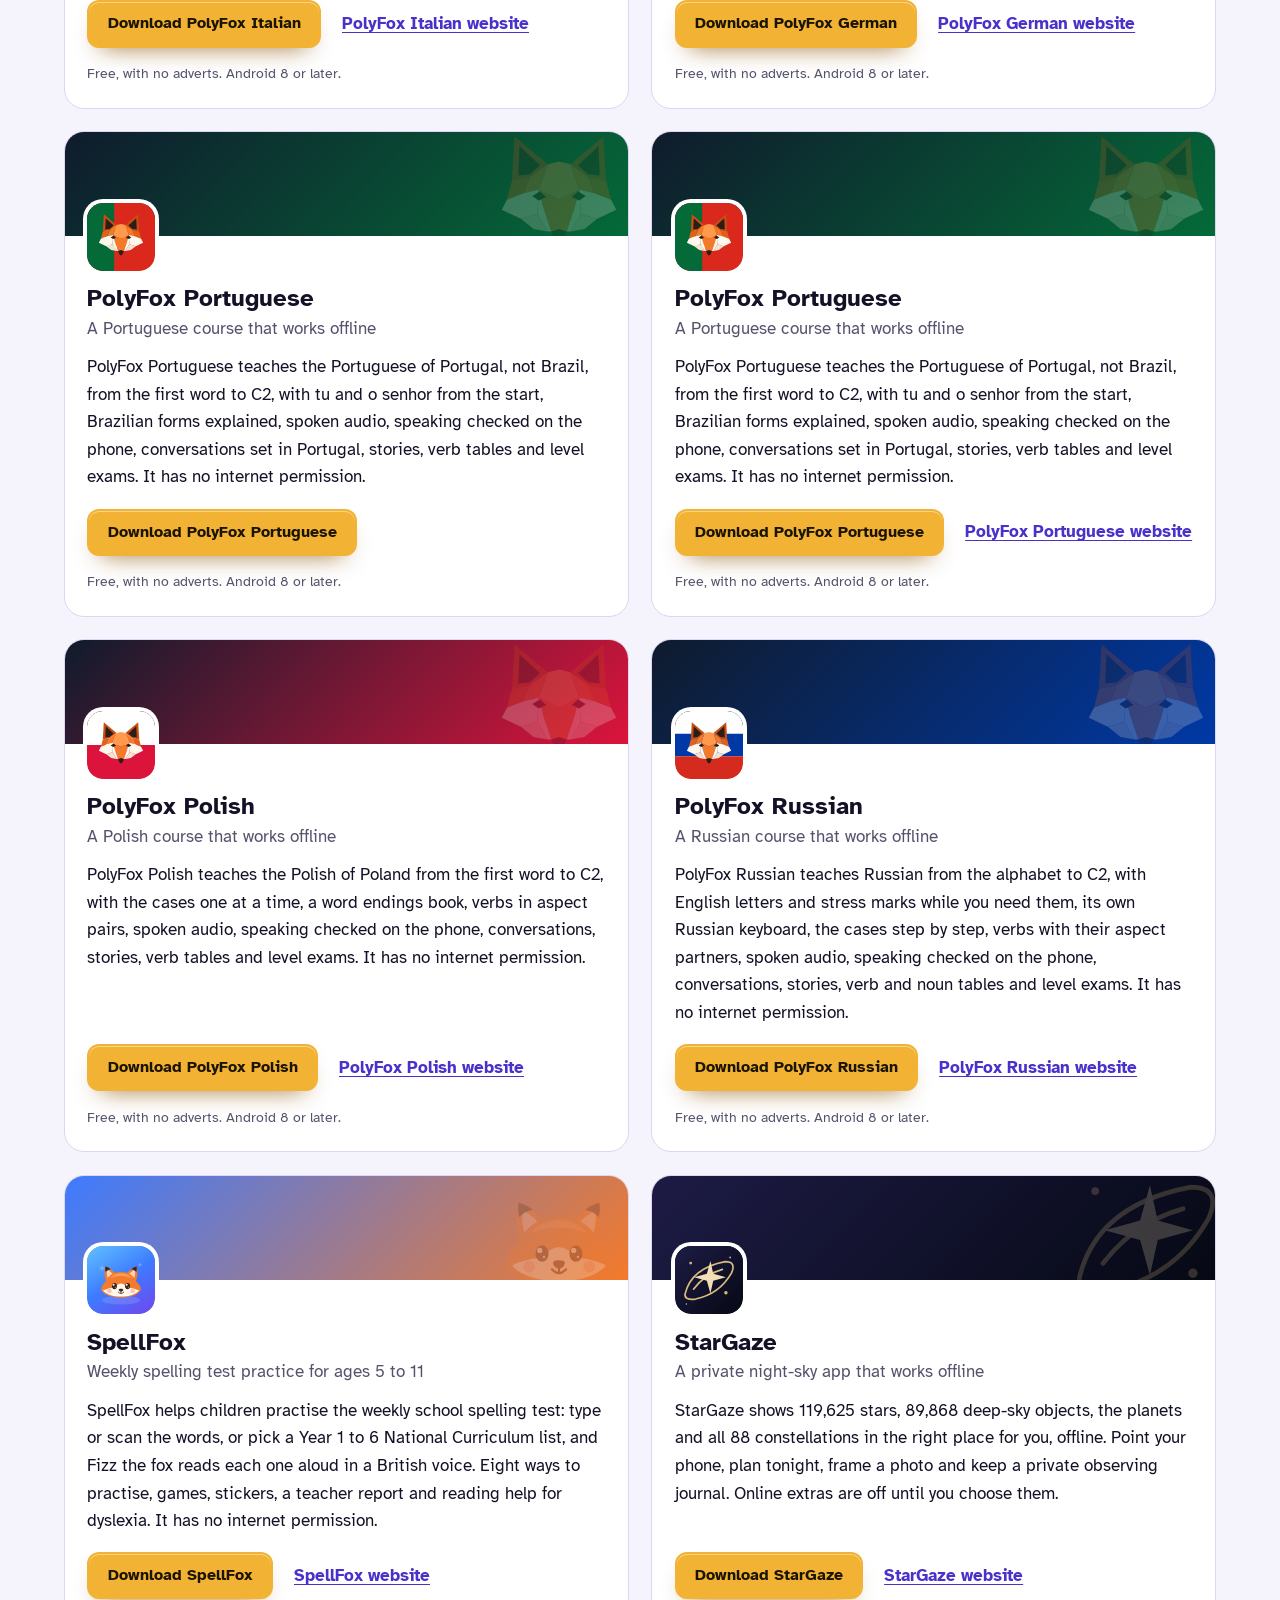
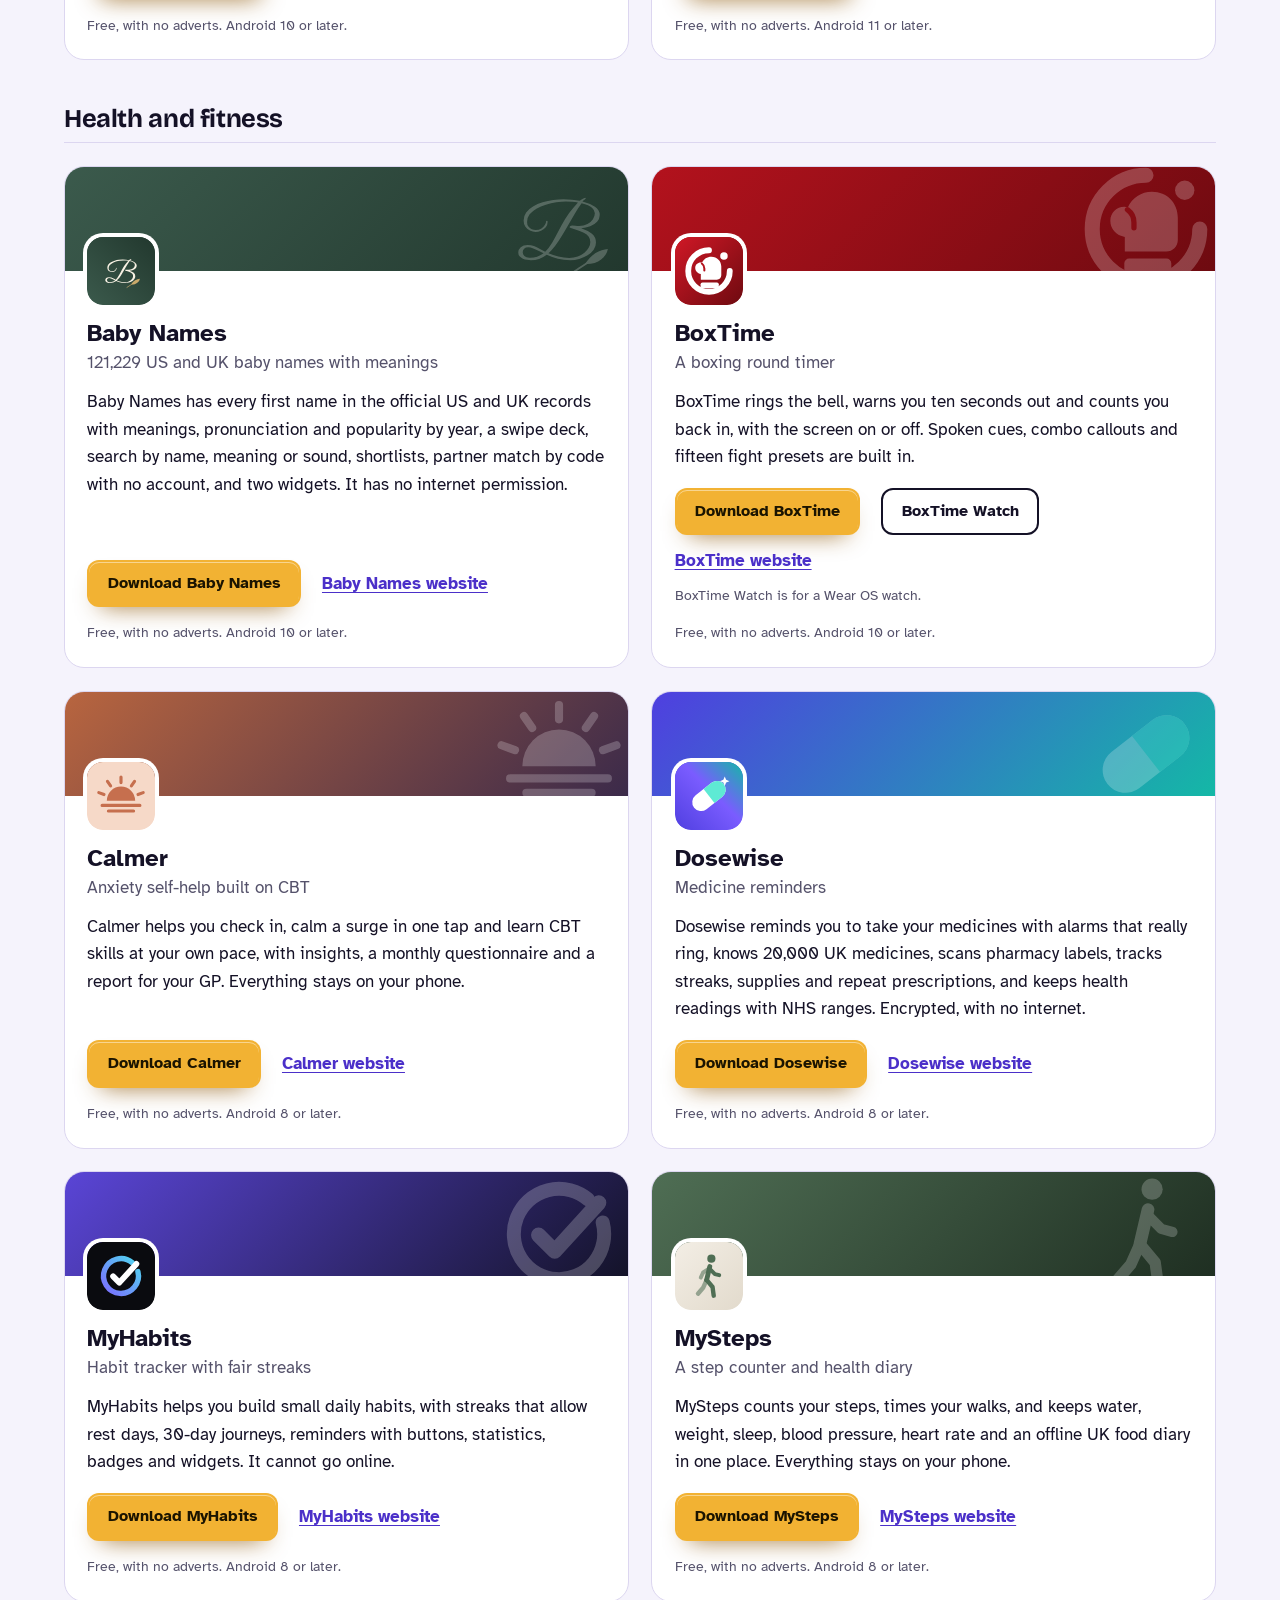
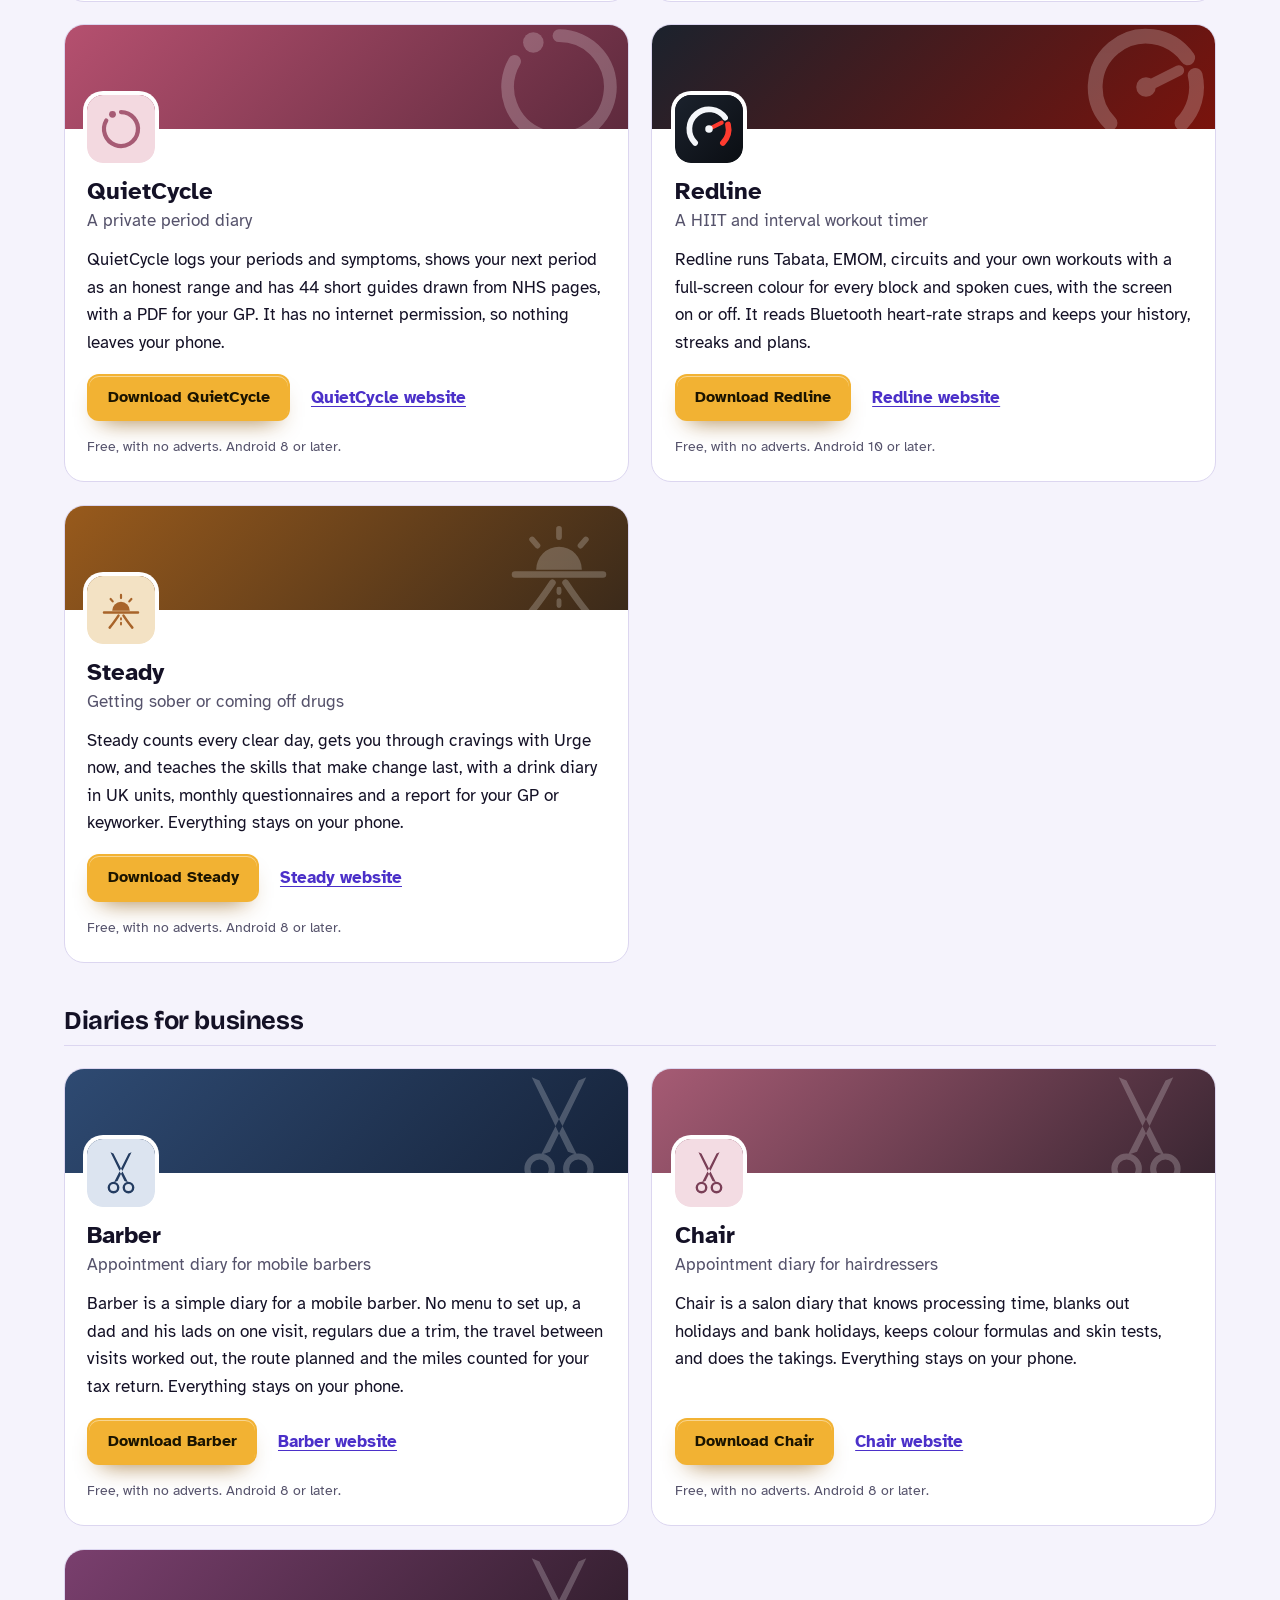
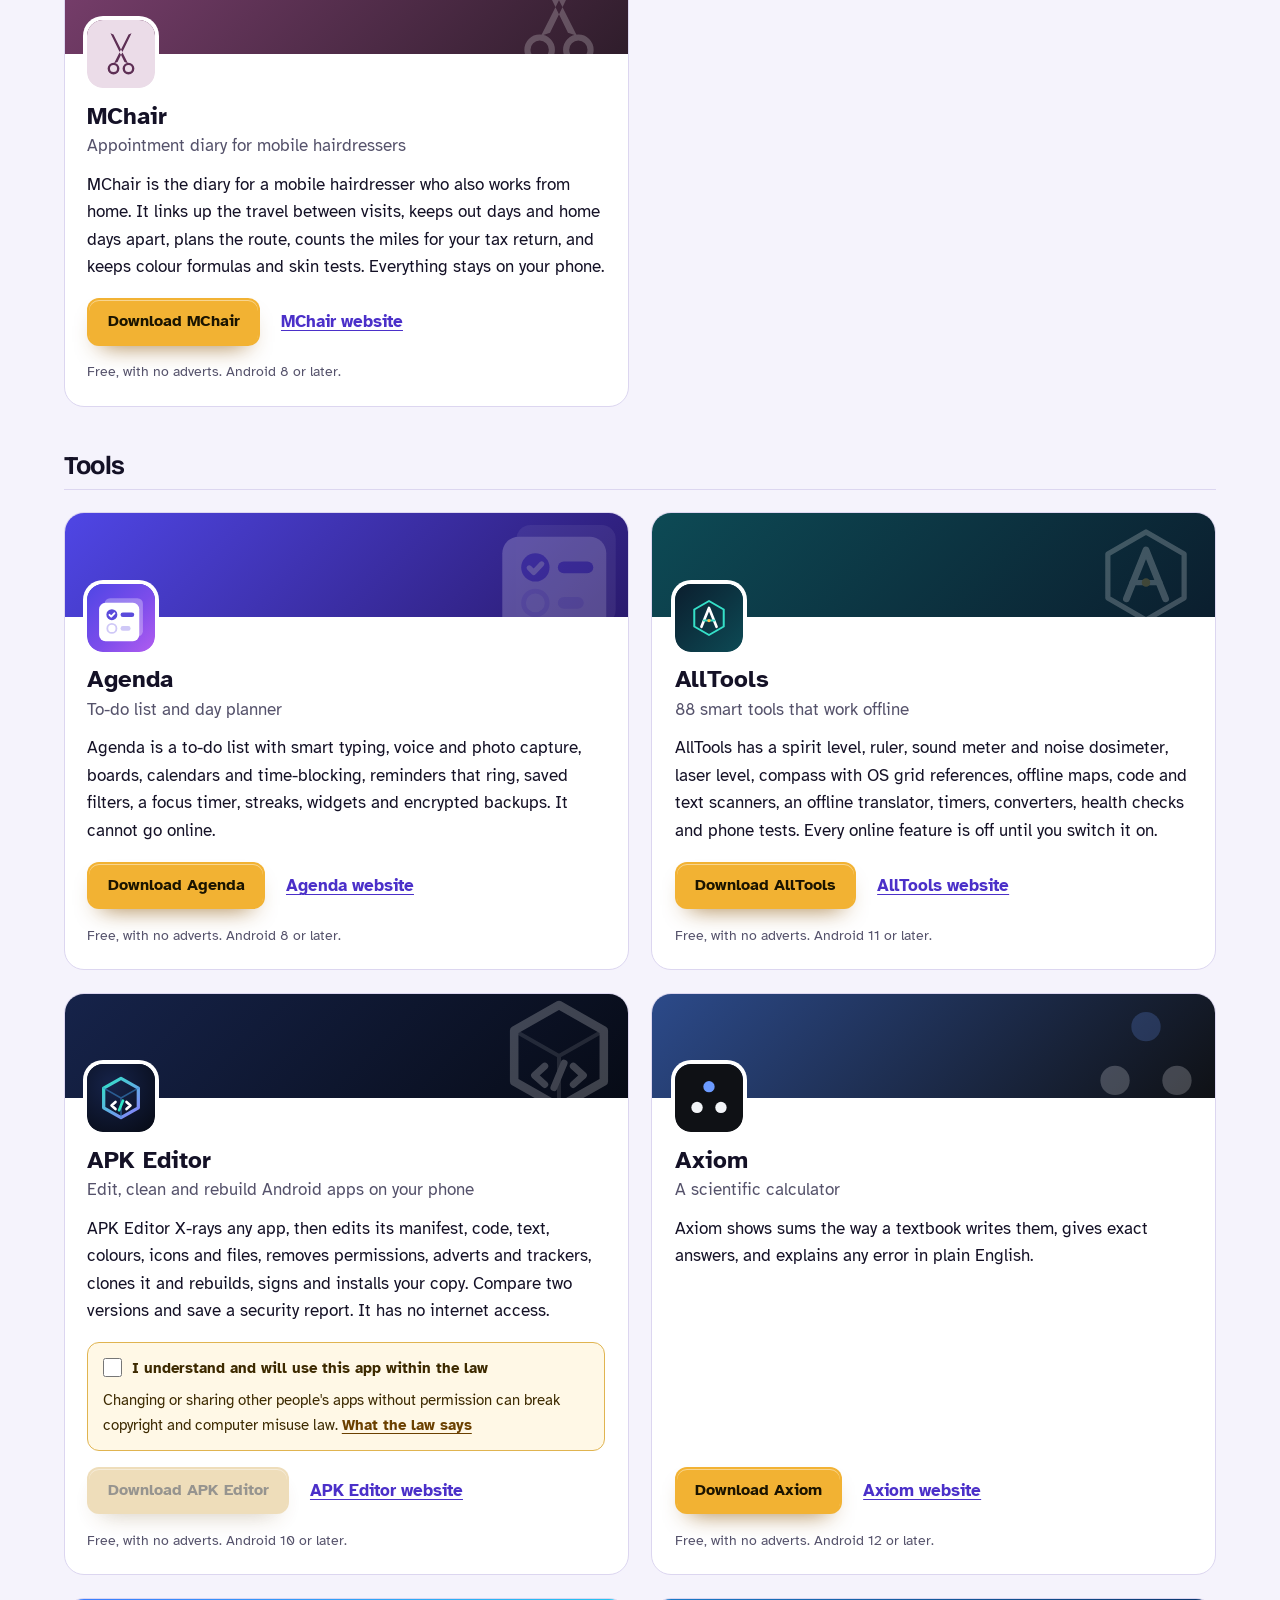
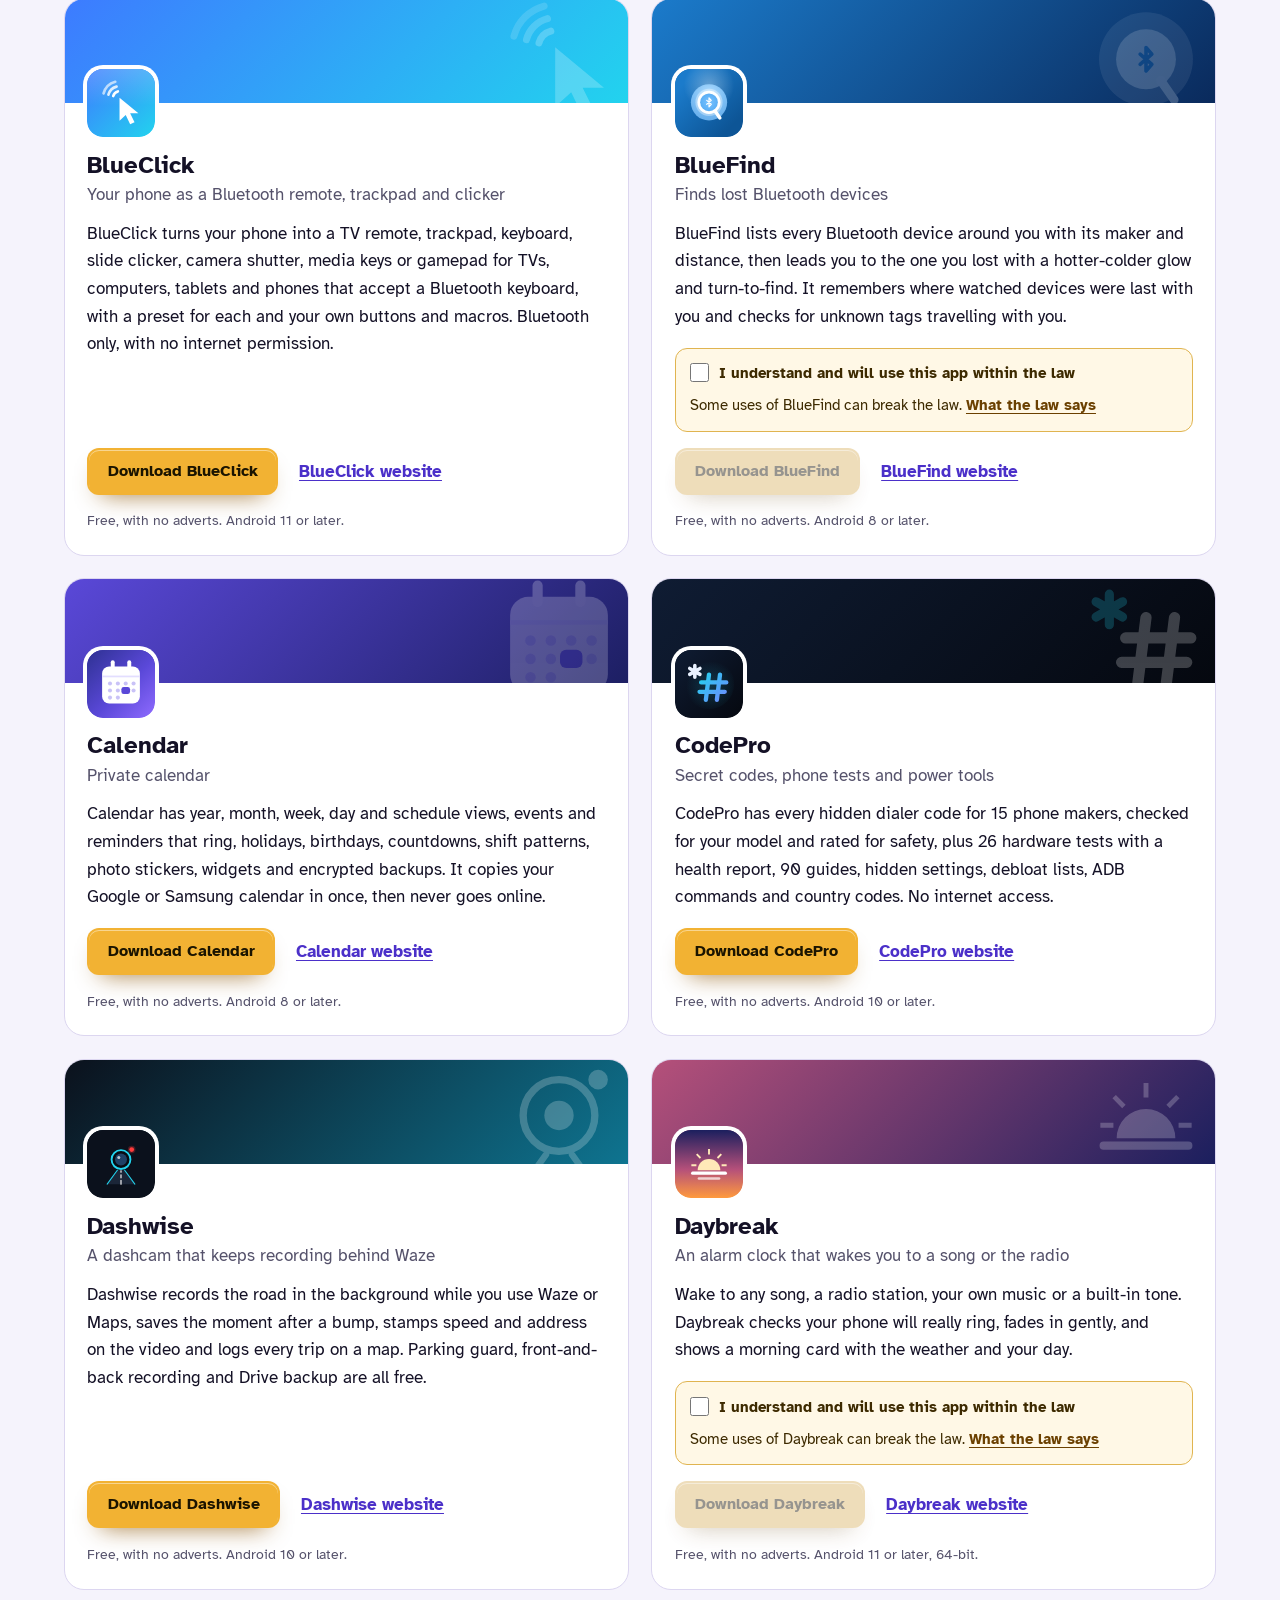
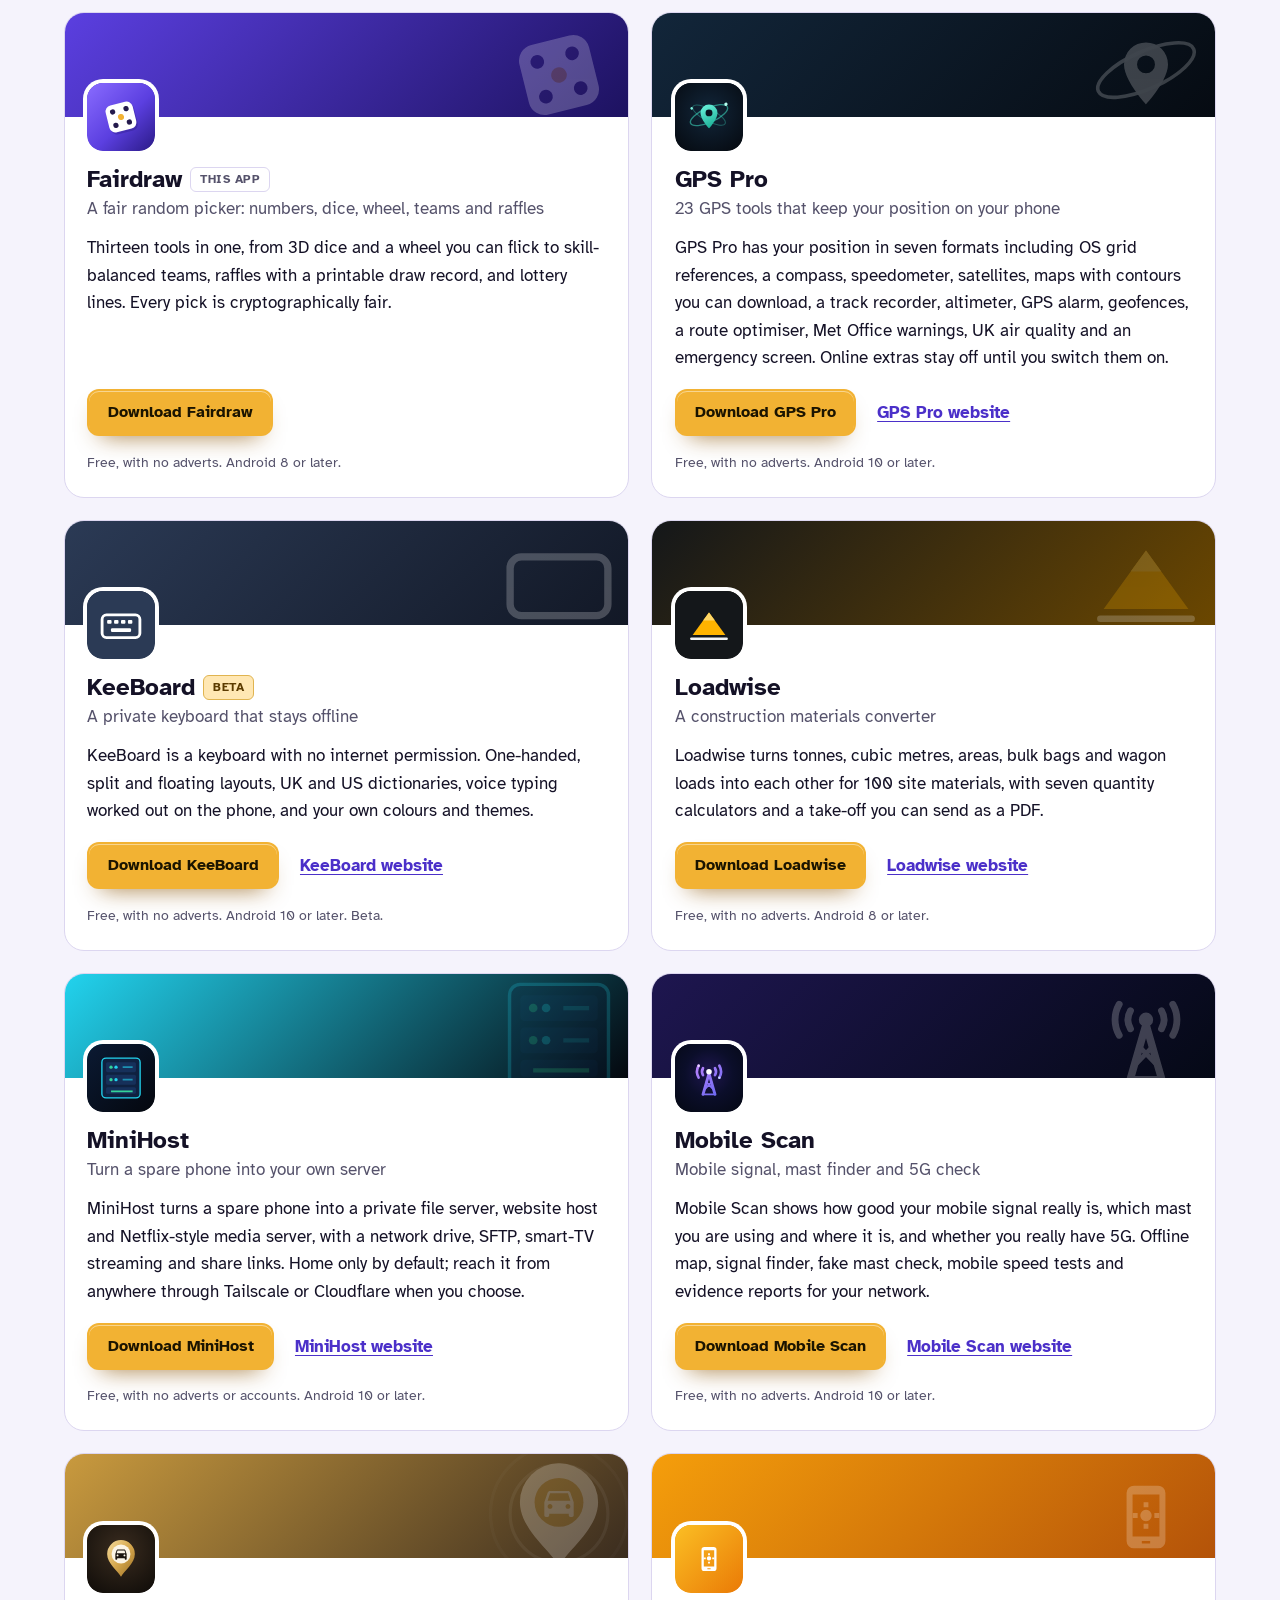
<file: more-apps.html>
<!DOCTYPE html>
<html lang="en-GB">
<head>
<meta charset="utf-8">
<meta name="viewport" content="width=device-width, initial-scale=1">
<title>More apps from the maker of Fairdraw</title>
<meta name="description" content="All 99 free Android apps from the maker of Fairdraw, in one list by category, each with its download and a link to its website.">
<meta name="author" content="Jonathan Jackson">
<link rel="canonical" href="https://customgpter.github.io/fairdraw/more-apps.html">
<meta name="theme-color" content="#f5f3fc" media="(prefers-color-scheme: light)">
<meta name="theme-color" content="#0d0b17" media="(prefers-color-scheme: dark)">
<meta property="og:type" content="website">
<meta property="og:site_name" content="Fairdraw">
<meta property="og:title" content="More apps from the maker of Fairdraw">
<meta property="og:description" content="All 99 free Android apps from the maker of Fairdraw, in one list by category, each with its download and a link to its website.">
<meta property="og:url" content="https://customgpter.github.io/fairdraw/more-apps.html">
<meta property="og:image" content="https://customgpter.github.io/fairdraw/assets/og.png">
<meta property="og:image:width" content="1200">
<meta property="og:image:height" content="630">
<meta property="og:image:alt" content="Fairdraw's 3D dice, wheel and raffle screens">
<meta property="og:locale" content="en_GB">
<meta name="twitter:card" content="summary_large_image">
<link rel="icon" href="./assets/favicon.svg" type="image/svg+xml">
<link rel="apple-touch-icon" href="./assets/apple-touch-icon.png">
<link rel="preload" href="./assets/fonts/bricolage-grotesque-latin.woff2" as="font" type="font/woff2" crossorigin>
<link rel="preload" href="./assets/fonts/atkinson-hyperlegible-latin-400-normal.woff2" as="font" type="font/woff2" crossorigin>
<link rel="stylesheet" href="./assets/site.css?v=1">
<link rel="stylesheet" href="./assets/house.css?v=1">
<link rel="stylesheet" href="./assets/apps-list.css?v=1">
<script src="./assets/apps-list.js?v=1" defer></script>
</head>
<body>
<a class="skip" href="#main">Skip to content</a>
<header class="masthead">
<div class="wrap">
<a class="brand" href="./" aria-label="Fairdraw home"><svg viewBox="0 0 108 108" aria-hidden="true"><defs><linearGradient id="fd-g-mmore" x1="0" y1="0" x2="1" y2="1"><stop offset="0" stop-color="#8A6CFF"/><stop offset=".55" stop-color="#5B3FE0"/><stop offset="1" stop-color="#2A1A86"/></linearGradient></defs><rect width="108" height="108" rx="24" fill="url(#fd-g-mmore)"/><g transform="rotate(-14 54 54)"><rect x="33.5" y="35.5" width="44" height="44" rx="10" fill="#180C5C" fill-opacity=".25"/><rect x="32" y="32" width="44" height="44" rx="10" fill="#fff"/><circle cx="43" cy="43" r="4.2" fill="#241A4D"/><circle cx="65" cy="43" r="4.2" fill="#241A4D"/><circle cx="43" cy="65" r="4.2" fill="#241A4D"/><circle cx="65" cy="65" r="4.2" fill="#241A4D"/><circle cx="54" cy="54" r="4.8" fill="#F2B233"/></g></svg><span>Fairdraw</span></a>
<nav aria-label="Main"><ul><li><a href="./#features">Features</a></li><li><a href="./#screens">Screens</a></li><li><a href="./releases.html">Releases</a></li><li><a class="more-apps" href="./more-apps.html"><svg class="ico" viewBox="0 0 24 24" aria-hidden="true"><rect x="4" y="4" width="6.5" height="6.5" rx="1.6"/><rect x="13.5" y="4" width="6.5" height="6.5" rx="1.6"/><rect x="4" y="13.5" width="6.5" height="6.5" rx="1.6"/><rect x="13.5" y="13.5" width="6.5" height="6.5" rx="1.6"/></svg>More apps</a></li></ul></nav>
<a class="button small" href="https://github.com/CustomGPTer/fairdraw/releases/latest/download/Fairdraw.apk"><svg class="ico" viewBox="0 0 24 24" aria-hidden="true"><path d="M12 4v11"/><path d="M7 10.5l5 5 5-5"/><path d="M5 20h14"/></svg>Download</a>
</div>
</header>
<main id="main" class="doc">
<div class="wrap">
<div class="measure">
<h1>More apps</h1>
<p class="lede">Fairdraw has siblings. Each is an Android app by the same developer, free, with no adverts and nothing to unlock. Each button downloads the newest app file straight from that app's own page on GitHub.</p>
</div>
<!-- apps:start -->
<nav class="mapps-jump" aria-label="App groups"><ul><li><a href="#apps-photo">Photo and video</a></li><li><a href="#apps-audio">Music and audio</a></li><li><a href="#apps-reading">Reading and documents</a></li><li><a href="#apps-learning">Learning</a></li><li><a href="#apps-health">Health and fitness</a></li><li><a href="#apps-diaries">Diaries for business</a></li><li><a href="#apps-tools">Tools</a></li><li><a href="#apps-security">Security and privacy</a></li><li><a href="#apps-downloads">Downloads</a></li><li><a href="#apps-games">Games</a></li><li><a href="#apps-testing">In beta</a></li></ul></nav>
<div class="mapps-group" role="group" aria-labelledby="apps-photo"><h2 class="mapps-cat" id="apps-photo">Photo and video</h2>
<ul class="mapps"><li class="mapp" style="--b:#0b0c0f;--b2:#3f5208"><div class="mapp-cover" aria-hidden="true"><svg viewBox="0 0 108 108"><path fill="#fff" d="M24 22h60v17H63v49H45V39H24z"/></svg></div><div class="mapp-body"><svg class="mapp-icon" viewBox="0 0 108 108" aria-hidden="true"><rect width="108" height="108" rx="24" fill="#0b0c0f"/><path fill="#d4ff3a" d="M29 58h50a5 5 0 0 1 5 5v8a5 5 0 0 1-5 5H29a5 5 0 0 1-5-5v-8a5 5 0 0 1 5-5z"/><path fill="#fff" d="M33 32h32v9H54v31H44V41H33z"/><path fill="#d4ff3a" d="M72 30h4v28h-4z"/><path fill="#0b0c0f" d="M72 58h4v14h-4z"/></svg><h3>AddTxt</h3><p class="mapp-kind">Puts text on photos</p><p class="mapp-say">AddTxt adds text to photos with 1,939 fonts, ready-made styles, layers, shapes, stickers and a pen. Style single words, run text along any line, and put the same title block on a batch of photos.</p><p class="mapp-go"><a class="button" href="https://github.com/CustomGPTer/addtxt/releases/latest/download/AddTxt.apk">Download AddTxt</a><a class="mapp-site" href="https://customgpter.github.io/addtxt/">AddTxt website</a></p><p class="mapp-needs">Free, with no adverts. Android 11 or later.</p></div></li>
<li class="mapp" style="--b:#5a48d6;--b2:#1a1c55"><div class="mapp-cover" aria-hidden="true"><svg viewBox="0 0 108 108"><g transform="translate(54 58) scale(1.3) translate(-54 -58)"><rect x="38" y="30" width="32" height="52" rx="6" fill="#fff" fill-opacity=".3" transform="rotate(-16 54 58)"/><rect x="38" y="30" width="32" height="52" rx="6" fill="#fff" fill-opacity=".6" transform="rotate(-6 54 58)"/><g transform="rotate(6 54 58)"><rect x="38" y="30" width="32" height="52" rx="6" fill="#fff"/><path d="M41 68l9-11 6 7 4-4 7 8v8a4 4 0 0 1-4 4H45a4 4 0 0 1-4-4z" fill="#4d45c9"/><circle cx="60" cy="44" r="4.5" fill="#FFB86B"/></g></g></svg></div><div class="mapp-body"><svg class="mapp-icon" viewBox="0 0 108 108" aria-hidden="true"><defs><linearGradient id="i-backdrop-mapp-cc" x1="0" y1="0" x2="1" y2="1"><stop offset="0" stop-color="#9c8bff"/><stop offset=".55" stop-color="#4d45c9"/><stop offset="1" stop-color="#1a1c55"/></linearGradient></defs><rect width="108" height="108" rx="24" fill="url(#i-backdrop-mapp-cc)"/><g transform="translate(54 58) scale(1.3) translate(-54 -58)"><rect x="38" y="30" width="32" height="52" rx="6" fill="#fff" fill-opacity=".3" transform="rotate(-16 54 58)"/><rect x="38" y="30" width="32" height="52" rx="6" fill="#fff" fill-opacity=".6" transform="rotate(-6 54 58)"/><g transform="rotate(6 54 58)"><rect x="38" y="30" width="32" height="52" rx="6" fill="#fff"/><path d="M41 68l9-11 6 7 4-4 7 8v8a4 4 0 0 1-4 4H45a4 4 0 0 1-4-4z" fill="#4d45c9"/><circle cx="60" cy="44" r="4.5" fill="#FFB86B"/></g></g></svg><h3>Backdrop</h3><p class="mapp-kind">A private wallpaper changer</p><p class="mapp-say">Choose 1 to 25 of your own photos and a new one fades in every time you unlock. Frame each one as you add it, switch to Safe Mode in one tap, and nothing ever leaves your phone: it has no internet access at all.</p><p class="mapp-go"><a class="button" href="https://github.com/CustomGPTer/backdrop/releases/latest/download/Backdrop.apk">Download Backdrop</a><a class="mapp-site" href="https://customgpter.github.io/backdrop/">Backdrop website</a></p><p class="mapp-needs">Free, with no adverts. Android 8 or later.</p></div></li>
<li class="mapp" style="--b:#ff6a4d;--b2:#1a1020"><div class="mapp-cover" aria-hidden="true"><svg viewBox="0 0 108 108"><g transform="translate(54 54) scale(1.3) translate(-54 -54)"><path d="M38,34 h32 a8,8 0 0 1 8,8 v24 a8,8 0 0 1 -8,8 h-32 a8,8 0 0 1 -8,-8 v-24 a8,8 0 0 1 8,-8 z" fill="none" stroke="#fff" stroke-width="4"/><path d="M49,42 L61,49 L49,56 Z" fill="#fff"/><path d="M39,61 h14 a2.5,2.5 0 0 1 0,5 h-14 a2.5,2.5 0 0 1 0,-5 z" fill="#fff"/><path d="M57,61 h12 a2.5,2.5 0 0 1 0,5 h-12 a2.5,2.5 0 0 1 0,-5 z" fill="#ffffff"/></g></svg></div><div class="mapp-body"><svg class="mapp-icon" viewBox="0 0 108 108" aria-hidden="true"><defs><linearGradient id="i-captionvid-cvbg" x1="0" y1="0" x2="1" y2="1"><stop offset="0" stop-color="#ff4d6d"/><stop offset=".55" stop-color="#ff7a45"/><stop offset="1" stop-color="#ffb547"/></linearGradient></defs><rect width="108" height="108" rx="24" fill="url(#i-captionvid-cvbg)"/><g transform="translate(54 54) scale(1.3) translate(-54 -54)"><path d="M38,34 h32 a8,8 0 0 1 8,8 v24 a8,8 0 0 1 -8,8 h-32 a8,8 0 0 1 -8,-8 v-24 a8,8 0 0 1 8,-8 z" fill="none" stroke="#fff" stroke-width="4"/><path d="M49,42 L61,49 L49,56 Z" fill="#fff"/><path d="M39,61 h14 a2.5,2.5 0 0 1 0,5 h-14 a2.5,2.5 0 0 1 0,-5 z" fill="#fff"/><path d="M57,61 h12 a2.5,2.5 0 0 1 0,5 h-12 a2.5,2.5 0 0 1 0,-5 z" fill="#1a1020"/></g></svg><h3>CaptionVid</h3><p class="mapp-kind">Auto captions for your videos, made on your phone</p><p class="mapp-say">CaptionVid writes word-by-word captions for your videos in the background, with 45 animated looks, 171 fonts, silence cutting, translation and subtitle files. Speech recognition runs on the phone: no upload, no account.</p><p class="mapp-go"><a class="button" href="https://github.com/CustomGPTer/captionvid/releases/latest/download/CaptionVid.apk">Download CaptionVid</a><a class="mapp-site" href="https://customgpter.github.io/captionvid/">CaptionVid website</a></p><p class="mapp-needs">Free, with no adverts or watermark. Android 10 or later.</p></div></li><li class="mapp" style="--b:#5b50f0;--b2:#2a2378"><div class="mapp-cover" aria-hidden="true"><svg viewBox="0 0 108 108"><circle cx="54" cy="41" r="10.5" fill="#fff"/><path d="M34 78c0-14.5 8.5-23 20-23s20 8.5 20 23z" fill="#fff"/><path d="M27 41V27h14M67 27h14v14M27 67v14h14M67 81h14V67" fill="none" stroke="#fff" stroke-width="5" stroke-linecap="round" stroke-linejoin="round"/></svg></div><div class="mapp-body"><svg class="mapp-icon" viewBox="0 0 108 108" aria-hidden="true"><defs><linearGradient id="i-clearcut-mapp-cc" x1="0" y1="0" x2="1" y2="1"><stop offset="0" stop-color="#5b50f0"/><stop offset="1" stop-color="#2a2378"/></linearGradient></defs><rect width="108" height="108" rx="24" fill="url(#i-clearcut-mapp-cc)"/><circle cx="54" cy="41" r="10.5" fill="#fff"/><path d="M34 78c0-14.5 8.5-23 20-23s20 8.5 20 23z" fill="#fff"/><path d="M27 41V27h14M67 27h14v14M27 67v14h14M67 81h14V67" fill="none" stroke="#fff" stroke-width="5" stroke-linecap="round" stroke-linejoin="round"/></svg><h3>Clearcut</h3><p class="mapp-kind">A background remover that works on your phone</p><p class="mapp-say">One tap cuts the subject out of a photo, and hand tools tidy the rest. Save it see-through, put something new behind it, or make it a WhatsApp sticker. Your photos are never uploaded.</p><p class="mapp-go"><a class="button" href="https://github.com/CustomGPTer/clearcut/releases/latest/download/Clearcut.apk">Download Clearcut</a><a class="mapp-site" href="https://customgpter.github.io/clearcut/">Clearcut website</a></p><p class="mapp-needs">Free, with no adverts. Android 10 or later, 64-bit.</p></div></li>
<li class="mapp" style="--b:#12181e;--b2:#0c2a20"><div class="mapp-cover" aria-hidden="true"><svg viewBox="0 0 108 108"><rect width="108" height="108" rx="24" fill="#12181e"/><g transform="translate(54 54) scale(1.3) translate(-54 -54)"><path fill="none" stroke="#e9eef3" stroke-width="4.5" stroke-linejoin="round" d="M41 43h26a5 5 0 0 1 5 5v12a5 5 0 0 1-5 5H41a5 5 0 0 1-5-5V48a5 5 0 0 1 5-5z"/><path fill="#e9eef3" d="M50.5 48.2l9.2 5.3a.6.6 0 0 1 0 1l-9.2 5.3a.6.6 0 0 1-.9-.5V48.7a.6.6 0 0 1 .9-.5z"/><path fill="none" stroke="#3ddc97" stroke-width="5" stroke-linecap="round" stroke-linejoin="round" d="M54 24v12M47.5 30.5 54 37l6.5-6.5M54 84V72M47.5 77.5 54 71l6.5 6.5"/></g></svg></div><div class="mapp-body"><svg class="mapp-icon" viewBox="0 0 108 108" aria-hidden="true"><rect width="108" height="108" rx="24" fill="#12181e"/><g transform="translate(54 54) scale(1.3) translate(-54 -54)"><path fill="none" stroke="#e9eef3" stroke-width="4.5" stroke-linejoin="round" d="M41 43h26a5 5 0 0 1 5 5v12a5 5 0 0 1-5 5H41a5 5 0 0 1-5-5V48a5 5 0 0 1 5-5z"/><path fill="#e9eef3" d="M50.5 48.2l9.2 5.3a.6.6 0 0 1 0 1l-9.2 5.3a.6.6 0 0 1-.9-.5V48.7a.6.6 0 0 1 .9-.5z"/><path fill="none" stroke="#3ddc97" stroke-width="5" stroke-linecap="round" stroke-linejoin="round" d="M54 24v12M47.5 30.5 54 37l6.5-6.5M54 84V72M47.5 77.5 54 71l6.5 6.5"/></g></svg><h3>Compress</h3><p class="mapp-kind">A video compressor</p><p class="mapp-say">Compress makes the videos on your phone smaller without a difference you can see, at the full picture size, and carries on with the screen off.</p><p class="mapp-go"><a class="button" href="https://github.com/CustomGPTer/compress/releases/latest/download/Compress.apk">Download Compress</a><a class="mapp-site" href="https://customgpter.github.io/compress/">Compress website</a></p><p class="mapp-needs">Free, with no adverts. Android 10 or later, 64-bit.</p></div></li>
<li class="mapp" style="--b:#2a3050;--b2:#0e1220"><div class="mapp-cover" aria-hidden="true"><svg viewBox="0 0 108 108"><g transform="translate(54 54) scale(1.32) translate(-54 -54)"><path d="M31.5 41.500A25 25 0 0 1 76.500 41.500" fill="none" stroke="#fff" stroke-width="4.5" stroke-linecap="round"/><path d="M76.500 66.500A25 25 0 0 1 31.500 66.500" fill="none" stroke="#fff" stroke-width="4.5" stroke-linecap="round"/><path fill="#fff" d="M24 47h60a3 3 0 0 1 3 3v8a3 3 0 0 1-3 3H24a3 3 0 0 1-3-3v-8a3 3 0 0 1 3-3z"/></g></svg></div><div class="mapp-body"><svg class="mapp-icon" viewBox="0 0 108 108" aria-hidden="true"><rect width="108" height="108" rx="24" fill="#0e1220"/><g transform="translate(54 54) scale(1.32) translate(-54 -54)"><path d="M31.5 41.500A25 25 0 0 1 76.500 41.500" fill="none" stroke="#f2553d" stroke-width="4.5" stroke-linecap="round"/><path d="M76.500 66.500A25 25 0 0 1 31.500 66.500" fill="none" stroke="#f2553d" stroke-width="4.5" stroke-linecap="round"/><path fill="#f6f2ea" d="M24 47h60a3 3 0 0 1 3 3v8a3 3 0 0 1-3 3H24a3 3 0 0 1-3-3v-8a3 3 0 0 1 3-3z"/><path fill="#0e1220" d="M30 51.500h4v5h-4zM38 51.500h14v5H38zM56 51.500h8v5h-8zM68 51.500h10v5H68z"/></g></svg><h3>Imprint</h3><p class="mapp-kind">A watermark app for photos, PDFs and videos</p><p class="mapp-say">Imprint puts your watermark on photos, PDFs and videos. 120 designs to start from, 1,824 typefaces, batches, presets and a backup file.</p><p class="mapp-go"><a class="button" href="https://github.com/CustomGPTer/imprint/releases/latest/download/Imprint.apk">Download Imprint</a><a class="mapp-site" href="https://customgpter.github.io/imprint/">Imprint website</a></p><p class="mapp-needs">Free, with no adverts. Android 11 or later.</p></div></li>
<li class="mapp" style="--b:#5a4520;--b2:#15171c"><div class="mapp-cover" aria-hidden="true"><svg viewBox="0 0 108 108"><path fill="#ffc45c" fill-opacity=".2" d="M32 25h14a7 7 0 0 1 7 7v44a7 7 0 0 1-7 7H32a7 7 0 0 1-7-7V32a7 7 0 0 1 7-7z"/><path fill="#ffc45c" d="M34 29h12a5 5 0 0 1 5 5v40a5 5 0 0 1-5 5H34a5 5 0 0 1-5-5V34a5 5 0 0 1 5-5z"/><path fill="#b8893a" d="M62 29h12a5 5 0 0 1 5 5v12a5 5 0 0 1-5 5H62a5 5 0 0 1-5-5V34a5 5 0 0 1 5-5z"/><path fill="#6e5425" d="M62 57h12a5 5 0 0 1 5 5v12a5 5 0 0 1-5 5H62a5 5 0 0 1-5-5V62a5 5 0 0 1 5-5z"/></svg></div><div class="mapp-body"><svg class="mapp-icon" viewBox="0 0 108 108" aria-hidden="true"><rect width="108" height="108" rx="24" fill="#15171c"/><path fill="#ffc45c" fill-opacity=".2" d="M32 25h14a7 7 0 0 1 7 7v44a7 7 0 0 1-7 7H32a7 7 0 0 1-7-7V32a7 7 0 0 1 7-7z"/><path fill="#ffc45c" d="M34 29h12a5 5 0 0 1 5 5v40a5 5 0 0 1-5 5H34a5 5 0 0 1-5-5V34a5 5 0 0 1 5-5z"/><path fill="#b8893a" d="M62 29h12a5 5 0 0 1 5 5v12a5 5 0 0 1-5 5H62a5 5 0 0 1-5-5V34a5 5 0 0 1 5-5z"/><path fill="#6e5425" d="M62 57h12a5 5 0 0 1 5 5v12a5 5 0 0 1-5 5H62a5 5 0 0 1-5-5V62a5 5 0 0 1 5-5z"/></svg><h3>Lightbox</h3><p class="mapp-kind">A private gallery for photos and videos</p><p class="mapp-say">Lightbox shows every photo and video on the phone, finds them by what is in them and where they were taken, edits and tidies them, and takes the hidden information out before you share.</p><p class="mapp-go"><a class="button" href="https://github.com/CustomGPTer/lightbox/releases/latest/download/Lightbox.apk">Download Lightbox</a><a class="mapp-site" href="https://customgpter.github.io/lightbox/">Lightbox website</a></p><p class="mapp-needs">Free, with no adverts. Android 13 or later.</p></div></li>
<li class="mapp" style="--b:#15171c;--b2:#0e3b2b"><div class="mapp-cover" aria-hidden="true"><svg viewBox="0 0 64 64"><rect width="64" height="64" rx="14" fill="#15171c"/><path d="M32 9l19 7v15c0 12-8 20.5-19 24-11-3.5-19-12-19-24V16z" fill="#5edfb0"/><circle cx="32" cy="31" r="9.5" fill="#15171c"/><circle cx="32" cy="31" r="5.5" fill="#5edfb0"/><circle cx="34.2" cy="28.8" r="1.6" fill="#15171c"/></svg></div><div class="mapp-body"><svg class="mapp-icon" viewBox="0 0 64 64" aria-hidden="true"><rect width="64" height="64" rx="14" fill="#15171c"/><path d="M32 9l19 7v15c0 12-8 20.5-19 24-11-3.5-19-12-19-24V16z" fill="#5edfb0"/><circle cx="32" cy="31" r="9.5" fill="#15171c"/><circle cx="32" cy="31" r="5.5" fill="#5edfb0"/><circle cx="34.2" cy="28.8" r="1.6" fill="#15171c"/></svg><h3>Plainshot</h3><p class="mapp-kind">Takes hidden information out of photos</p><p class="mapp-say">Plainshot removes where you were, the date and time and which phone you have from each photo as you take it. Tap Shoot, use the phone&#x27;s own camera, and each shot is cleaned a few seconds later.</p><p class="mapp-go"><a class="button" href="https://github.com/CustomGPTer/plainshot/releases/latest/download/Plainshot.apk">Download Plainshot</a><a class="mapp-site" href="https://customgpter.github.io/plainshot/">Plainshot website</a></p><p class="mapp-needs">Free, with no adverts. Android 13 or later.</p></div></li>
<li class="mapp" style="--b:#1565c0;--b2:#0d3f7a"><div class="mapp-cover" aria-hidden="true"><svg viewBox="0 0 108 108"><g transform="translate(54 54) scale(1.22) rotate(-32) translate(-54 -54)"><path fill="#fff" d="M36 38h30a6 6 0 0 1 4.2 1.8l11 11a4.5 4.5 0 0 1 0 6.4l-11 11a6 6 0 0 1-4.2 1.8H36a6 6 0 0 1-6-6V44a6 6 0 0 1 6-6z"/></g></svg></div><div class="mapp-body"><svg class="mapp-icon" viewBox="0 0 108 108" aria-hidden="true"><rect width="108" height="108" rx="24" fill="#1565c0"/><g transform="translate(54 54) scale(1.22) rotate(-32) translate(-54 -54)"><path fill="#fff" d="M36 38h30a6 6 0 0 1 4.2 1.8l11 11a4.5 4.5 0 0 1 0 6.4l-11 11a6 6 0 0 1-4.2 1.8H36a6 6 0 0 1-6-6V44a6 6 0 0 1 6-6z"/><circle cx="70" cy="54" r="3.6" fill="#1565c0"/><path fill="#1565c0" d="M37 47.5h22a1.75 1.75 0 0 1 0 3.5H37a1.75 1.75 0 0 1 0-3.5zM37 57h15a1.75 1.75 0 0 1 0 3.5H37a1.75 1.75 0 0 1 0-3.5z"/></g></svg><h3>Retag</h3><p class="mapp-kind">A photo metadata editor and remover</p><p class="mapp-say">Retag shows the details hidden inside a photo, such as where and when it was taken and on which phone, and lets you change them or take them out before you share.</p><p class="mapp-go"><a class="button" href="https://github.com/CustomGPTer/retag/releases/latest/download/Retag.apk">Download Retag</a><a class="mapp-site" href="https://customgpter.github.io/retag/">Retag website</a></p><p class="mapp-needs">Free, with no adverts. Android 11 or later.</p></div></li>
<li class="mapp" style="--b:#c9961c;--b2:#15171c"><div class="mapp-cover" aria-hidden="true"><svg viewBox="0 0 108 108"><path d="M33,45V38a5,5 0,0 1,5 -5H45 M63,33H70a5,5 0,0 1,5 5V45 M75,63V70a5,5 0,0 1,-5 5H63 M45,75H38a5,5 0,0 1,-5 -5V63" fill="none" stroke="#fff" stroke-width="6" stroke-linecap="round" stroke-linejoin="round"/><circle cx="54" cy="54" r="11" fill="#fff"/></svg></div><div class="mapp-body"><svg class="mapp-icon" viewBox="0 0 108 108" aria-hidden="true"><rect width="108" height="108" rx="24" fill="#15171c"/><path d="M33,45V38a5,5 0,0 1,5 -5H45 M63,33H70a5,5 0,0 1,5 5V45 M75,63V70a5,5 0,0 1,-5 5H63 M45,75H38a5,5 0,0 1,-5 -5V63" fill="none" stroke="#FFC233" stroke-width="6" stroke-linecap="round" stroke-linejoin="round"/><circle cx="54" cy="54" r="11" fill="#FFC233"/><circle cx="54" cy="54" r="5.5" fill="#15171c"/></svg><h3>ScrnSht</h3><p class="mapp-kind">A floating screenshot button</p><p class="mapp-say">Tap the see-through bubble over any app for a clean screenshot, with the status and navigation bars cropped off and saved straight to your gallery. Saved crops, a quick editor with blur, a timer, widgets and a quick-settings tile.</p><p class="mapp-go"><a class="button" href="https://github.com/CustomGPTer/scrnsht/releases/latest/download/ScrnSht.apk">Download ScrnSht</a><a class="mapp-site" href="https://customgpter.github.io/scrnsht/">ScrnSht website</a></p><p class="mapp-needs">Free, with no adverts. Android 13 or later.</p></div></li>
<li class="mapp" style="--b:#15171c;--b2:#4a3708"><div class="mapp-cover" aria-hidden="true"><svg viewBox="0 0 64 64"><rect width="64" height="64" rx="14" fill="#15171c"/><path d="M14 18h13c1.3 0 2.5.6 3.3 1.6L33.2 23H50c2.8 0 5 2.2 5 5v20c0 2.8-2.2 5-5 5H14c-2.8 0-5-2.2-5-5V23c0-2.8 2.2-5 5-5z" fill="#ffc233"/><circle cx="32" cy="38" r="10.5" fill="#15171c"/><circle cx="32" cy="38" r="6.2" fill="#ffc233"/><circle cx="34.4" cy="35.6" r="1.7" fill="#15171c"/></svg></div><div class="mapp-body"><svg class="mapp-icon" viewBox="0 0 64 64" aria-hidden="true"><rect width="64" height="64" rx="14" fill="#15171c"/><path d="M14 18h13c1.3 0 2.5.6 3.3 1.6L33.2 23H50c2.8 0 5 2.2 5 5v20c0 2.8-2.2 5-5 5H14c-2.8 0-5-2.2-5-5V23c0-2.8 2.2-5 5-5z" fill="#ffc233"/><circle cx="32" cy="38" r="10.5" fill="#15171c"/><circle cx="32" cy="38" r="6.2" fill="#ffc233"/><circle cx="34.4" cy="35.6" r="1.7" fill="#15171c"/></svg><h3>Sortshot</h3><p class="mapp-kind">Files camera photos into folders</p><p class="mapp-say">Pick a folder, tap Shoot, and the phone&#x27;s own camera opens. When you close it, what you took is in that folder, not in one long camera roll.</p><p class="mapp-go"><a class="button" href="https://github.com/CustomGPTer/sortshot/releases/latest/download/Sortshot.apk">Download Sortshot</a><a class="mapp-site" href="https://customgpter.github.io/sortshot/">Sortshot website</a></p><p class="mapp-needs">Free, with no adverts. Android 13 or later.</p></div></li></ul></div>
<div class="mapps-group" role="group" aria-labelledby="apps-audio"><h2 class="mapps-cat" id="apps-audio">Music and audio</h2>
<ul class="mapps"><li class="mapp" style="--b:#1a4a80;--b2:#10243f"><div class="mapp-cover" aria-hidden="true"><svg viewBox="0 0 108 108"><g transform="translate(54 54) scale(1.32) translate(-56 -55)"><rect x="29" y="50" width="10" height="18" rx="2.5" fill="#fff"/><rect x="40" y="42" width="10" height="26" rx="2.5" fill="#fff"/><rect x="51" y="34" width="10" height="34" rx="2.5" fill="#fff"/><rect x="62" y="44" width="10" height="24" rx="2.5" fill="#fff"/><rect x="73" y="52" width="10" height="16" rx="2.5" fill="#fff"/><circle cx="56" cy="76" r="4" fill="#fff"/></g></svg></div><div class="mapp-body"><svg class="mapp-icon" viewBox="0 0 108 108" aria-hidden="true"><rect width="108" height="108" rx="24" fill="#10243f"/><g transform="translate(54 54) scale(1.32) translate(-56 -55)"><rect x="29" y="50" width="10" height="18" rx="2.5" fill="#4fc3f7"/><rect x="40" y="42" width="10" height="26" rx="2.5" fill="#81d4fa"/><rect x="51" y="34" width="10" height="34" rx="2.5" fill="#fff"/><rect x="62" y="44" width="10" height="24" rx="2.5" fill="#81d4fa"/><rect x="73" y="52" width="10" height="16" rx="2.5" fill="#4fc3f7"/><circle cx="56" cy="76" r="4" fill="#ff7043"/></g></svg><h3>Airwave</h3><p class="mapp-kind">Live radio and podcasts in one app</p><p class="mapp-say">Airwave plays about 1,900 UK stations, sorted by region and town, and around 50,000 more worldwide. It can pause and rewind live radio, wake you with a station, and plays podcasts too.</p><p class="mapp-go"><a class="button" href="https://github.com/CustomGPTer/airwave/releases/latest/download/Airwave.apk">Download Airwave</a><a class="mapp-site" href="https://customgpter.github.io/airwave/">Airwave website</a></p><p class="mapp-needs">Free, with no adverts. Android 8 or later.</p></div></li>
<li class="mapp" style="--b:#3b2a6e;--b2:#231742"><div class="mapp-cover" aria-hidden="true"><svg viewBox="0 0 108 108"><path fill="#fff" d="M54 30a9 9 0 0 1 9 9v14a9 9 0 0 1-18 0V39a9 9 0 0 1 9-9z"/><path fill="#fff" d="M39 52h4a11 11 0 0 0 22 0h4a15 15 0 0 1-13 14.9V74h7v4H47v-4h7v-7.1A15 15 0 0 1 39 52z"/></svg></div><div class="mapp-body"><svg class="mapp-icon" viewBox="0 0 108 108" aria-hidden="true"><rect width="108" height="108" rx="24" fill="#231742"/><g transform="translate(54 54) scale(1.32) translate(-54 -54)"><path fill="#fff" d="M54 30a9 9 0 0 1 9 9v14a9 9 0 0 1-18 0V39a9 9 0 0 1 9-9z"/><path fill="#d1c4e9" d="M39 52h4a11 11 0 0 0 22 0h4a15 15 0 0 1-13 14.9V74h7v4H47v-4h7v-7.1A15 15 0 0 1 39 52z"/><circle cx="54" cy="39.2" r="3.2" fill="#ffb300"/><path fill="#b39ddb" d="M33.5 37.5l2.9 2.7a11 11 0 0 0 0 11.6l-2.9 2.7a15 15 0 0 1 0-17zM74.5 37.5a15 15 0 0 1 0 17l-2.9-2.7a11 11 0 0 0 0-11.6z"/></g></svg><h3>Earshot</h3><p class="mapp-kind">A podcast app with thousands built in</p><p class="mapp-say">Earshot comes with over 19,000 podcasts sorted into lists by category, and can add any other. A speed for each show, chapters, bookmarks, and downloads that tidy themselves.</p><p class="mapp-go"><a class="button" href="https://github.com/CustomGPTer/earshot/releases/latest/download/Earshot.apk">Download Earshot</a><a class="mapp-site" href="https://customgpter.github.io/earshot/">Earshot website</a></p><p class="mapp-needs">Free, with no adverts. Android 8 or later.</p></div></li>
<li class="mapp" style="--b:#8a5a1c;--b2:#14161b"><div class="mapp-cover" aria-hidden="true"><svg viewBox="0 0 108 108"><path d="M39,27h30a6,6 0 0 1 6,6v42a6,6 0 0 1 -6,6h-30a6,6 0 0 1 -6,-6v-42a6,6 0 0 1 6,-6z" fill="none" stroke="#fff" stroke-width="4.5" stroke-linejoin="round"/><path d="M46,48v12M53,41v26M60,45v18M67,50v8" fill="none" stroke="#fff" stroke-width="4" stroke-linecap="round"/></svg></div><div class="mapp-body"><svg class="mapp-icon" viewBox="0 0 108 108" aria-hidden="true"><rect width="108" height="108" rx="24" fill="#14161B"/><path fill="#F2B45A" d="M39,27h30a6,6 0 0 1 6,6v42a6,6 0 0 1 -6,6h-30a6,6 0 0 1 -6,-6v-42a6,6 0 0 1 6,-6z"/><path fill="#D2923A" d="M39,27a6,6 0 0 0 -6,6v42a6,6 0 0 0 6,6z"/><path d="M46,48v12M53,41v26M60,45v18M67,50v8" fill="none" stroke="#14161B" stroke-width="4" stroke-linecap="round"/></svg><h3>Spoken</h3><p class="mapp-kind">An audiobook player with 19,000 free books built in</p><p class="mapp-say">Spoken plays the audiobooks on your phone with chapters, bookmarks, a sleep timer, widgets and Android Auto, and lists 19,630 free LibriVox recordings to browse with no internet. No account and no tracking.</p><p class="mapp-go"><a class="button" href="https://github.com/CustomGPTer/spoken/releases/latest/download/Spoken.apk">Download Spoken</a><a class="mapp-site" href="https://customgpter.github.io/spoken/">Spoken website</a></p><p class="mapp-needs">Free, with no adverts. Android 8 or later.</p></div></li>
<li class="mapp is-gated" style="--b:#3a2c18;--b2:#0b0c0f"><div class="mapp-cover" aria-hidden="true"><svg viewBox="0 0 108 108"><path d="M34 48v12M44 41v26M54 32v44M64 41v26M74 48v12" fill="none" stroke="#fff" stroke-width="5.5" stroke-linecap="round"/></svg></div><div class="mapp-body"><svg class="mapp-icon" viewBox="0 0 108 108" aria-hidden="true"><defs><linearGradient id="i-undertone-G" x1="1" y1="0" x2="0" y2="1"><stop offset="0" stop-color="#1D2027"/><stop offset="1" stop-color="#0B0C0F"/></linearGradient></defs><rect width="108" height="108" rx="24" fill="url(#i-undertone-G)"/><path d="M34 48v12M44 41v26M54 32v44M64 41v26M74 48v12" fill="none" stroke="#F0B46A" stroke-width="5.5" stroke-linecap="round"/><path d="M36 80h36" fill="none" stroke="#F0B46A" stroke-opacity=".4" stroke-width="3" stroke-linecap="round"/></svg><h3>Undertone</h3><p class="mapp-kind">A music player that streams audio only</p><p class="mapp-say">Search for a song and Undertone plays just the sound, with the screen off. Build a library and playlists, use the home-screen widgets, cast to a speaker, and back everything up to your own Google Drive.</p><div class="mapp-law" data-gate><label><input type="checkbox"> I understand and will use this app within the law</label><p>Some uses of Undertone can break the law. <a href="https://customgpter.github.io/undertone/terms.html#law">What the law says</a></p><noscript><p>Turn on JavaScript to download, or use the <a href="https://customgpter.github.io/undertone/">Undertone website</a>.</p></noscript></div><p class="mapp-go"><a class="button" data-href="https://github.com/CustomGPTer/undertone/releases/latest/download/Undertone.apk" aria-disabled="true" role="link" tabindex="-1">Download Undertone</a><a class="mapp-site" href="https://customgpter.github.io/undertone/">Undertone website</a></p><p class="mapp-needs">Free, with no adverts. Android 10 or later, 64-bit.</p></div></li></ul></div>
<div class="mapps-group" role="group" aria-labelledby="apps-reading"><h2 class="mapps-cat" id="apps-reading">Reading and documents</h2>
<ul class="mapps"><li class="mapp" style="--b:#1f5fa8;--b2:#123c6e"><div class="mapp-cover" aria-hidden="true"><svg viewBox="0 0 108 108"><path fill="#fff" d="M37 28h24l14 14v36a4 4 0 0 1-4 4H37a4 4 0 0 1-4-4V32a4 4 0 0 1 4-4z"/><path fill="#1f5fa8" d="M51 50h6v9h9v6h-9v9h-6v-9h-9v-6h9z"/></svg></div><div class="mapp-body"><svg class="mapp-icon" viewBox="0 0 108 108" aria-hidden="true"><rect width="108" height="108" rx="24" fill="#1f5fa8"/><path fill="#fff" d="M37 28h24l14 14v36a4 4 0 0 1-4 4H37a4 4 0 0 1-4-4V32a4 4 0 0 1 4-4z"/><path fill="#c9dbf2" d="M61 28l14 14H65a4 4 0 0 1-4-4z"/><path fill="#1f5fa8" d="M51 50h6v9h9v6h-9v9h-6v-9h-9v-6h9z"/></svg><h3>PDF+</h3><p class="mapp-kind">A PDF reader, editor and scanner</p><p class="mapp-say">Read, annotate, fill and sign, edit, scan, convert, compress and redact. PDF+ brings the tools other PDF apps charge for into one free app.</p><p class="mapp-go"><a class="button" href="https://github.com/CustomGPTer/pdfplus/releases/latest/download/PDFPlus.apk">Download PDF+</a><a class="mapp-site" href="https://customgpter.github.io/pdfplus/">PDF+ website</a></p><p class="mapp-needs">Free, with no adverts. Android 11 or later.</p></div></li>
<li class="mapp" style="--b:#0d9488;--b2:#0a1628"><div class="mapp-cover" aria-hidden="true"><svg viewBox="0 0 108 108"><g transform="translate(54 54) scale(1.3) translate(-54 -55)"><path fill="#fff" d="M42,32h18l10,10v32a3,3 0,0 1,-3 3h-25a3,3 0,0 1,-3 -3v-39a3,3 0,0 1,3 -3z"/><path fill="#0E5A5A" d="M45,47h17v3h-17z M45,53h20v3h-20z M45,59h13v3h-13z"/><path fill="none" stroke="#fff" stroke-width="3.2" stroke-linecap="round" d="M30,38v-6a4,4 0,0 1,4 -4h6 M68,28h6a4,4 0,0 1,4 4v6 M30,72v6a4,4 0,0 0,4 4h6"/></g></svg></div><div class="mapp-body"><svg class="mapp-icon" viewBox="0 0 108 108" aria-hidden="true"><defs><linearGradient id="i-scanvault-svg_sv" x1="0" y1="0" x2="1" y2="1"><stop offset="0" stop-color="#0A1628"/><stop offset=".6" stop-color="#17345C"/><stop offset="1" stop-color="#0E5A5A"/></linearGradient></defs><rect width="108" height="108" rx="24" fill="url(#i-scanvault-svg_sv)"/><g transform="translate(54 54) scale(1.3) translate(-54 -55)"><path fill="#fff" d="M42,32h18l10,10v32a3,3 0,0 1,-3 3h-25a3,3 0,0 1,-3 -3v-39a3,3 0,0 1,3 -3z"/><path fill="#CCF5EE" d="M60,32l10,10h-8a2,2 0,0 1,-2 -2z"/><path fill="#14B8A6" d="M45,47h17v3h-17z M45,53h20v3h-20z M45,59h13v3h-13z"/><path fill="#14B8A6" d="M62,64h12a2,2 0,0 1,2 2v9a2,2 0,0 1,-2 2h-12a2,2 0,0 1,-2 -2v-9a2,2 0,0 1,2 -2z"/><path fill="none" stroke="#14B8A6" stroke-width="2.4" d="M64,64v-3a4,4 0,0 1,8 0v3"/><path fill="#0A1628" d="M68,68.5a1.6,1.6 0,1 1,-0.01 0z M67.2,69.5h1.6v3.5h-1.6z"/><path fill="none" stroke="#5EEAD4" stroke-width="3.2" stroke-linecap="round" d="M30,38v-6a4,4 0,0 1,4 -4h6 M68,28h6a4,4 0,0 1,4 4v6 M30,72v6a4,4 0,0 0,4 4h6"/></g></svg><h3>ScanVault</h3><p class="mapp-kind">A private document scanner that signs, erases and stamps</p><p class="mapp-say">ScanVault scans documents, ID cards, books and receipts with automatic edge finding, reads the text on the phone, and lets you sign, fill in, black out and smart-erase pages. Timestamp photos, CountCam, passport photos and an ID Vault. Everything is encrypted on your phone.</p><p class="mapp-go"><a class="button" href="https://github.com/CustomGPTer/scanvault/releases/latest/download/ScanVault.apk">Download ScanVault</a><a class="mapp-site" href="https://customgpter.github.io/scanvault/">ScanVault website</a></p><p class="mapp-needs">Free, with no adverts. Android 10 or later, 64-bit.</p></div></li>
<li class="mapp" style="--b:#1e4d3a;--b2:#12301f"><div class="mapp-cover" aria-hidden="true"><svg viewBox="0 0 108 108"><rect x="33" y="20" width="42" height="68" rx="5" fill="#fff"/><rect x="47" y="32" width="21" height="4" fill="#1e4d3a"/><rect x="47" y="42" width="14" height="4" fill="#1e4d3a"/></svg></div><div class="mapp-body"><svg class="mapp-icon" viewBox="0 0 108 108" aria-hidden="true"><rect width="108" height="108" rx="24" fill="#1e4d3a"/><rect x="33" y="20" width="42" height="68" rx="5" fill="#fffdf5"/><rect x="33" y="20" width="8" height="68" rx="4" fill="#d9bd76"/><rect x="47" y="32" width="21" height="4" fill="#1e4d3a"/><rect x="47" y="42" width="14" height="4" fill="#1e4d3a"/></svg><h3>Shelfmark</h3><p class="mapp-kind">An ebook reader that sorts your library</p><p class="mapp-say">Shelfmark files your books under bookshop headings, so a library of thousands is as easy to browse as a shop. It keeps your place across devices and reads aloud.</p><p class="mapp-go"><a class="button" href="https://github.com/CustomGPTer/shelfmark/releases/latest/download/Shelfmark.apk">Download Shelfmark</a><a class="mapp-site" href="https://customgpter.github.io/shelfmark/">Shelfmark website</a></p><p class="mapp-needs">Free, with no adverts. Android 10 or later.</p></div></li><li class="mapp" style="--b:#1c3266;--b2:#080f22"><div class="mapp-cover" aria-hidden="true"><svg viewBox="0 0 108 108"><circle cx="54" cy="54" r="27" fill="none" stroke="#fff" stroke-width="1.6"/><path d="M38.5,44 L46,64 L54,49.5 L62,64 L69.5,44" fill="none" stroke="#fff" stroke-width="2.1" stroke-linejoin="round" stroke-linecap="round"/><circle cx="38.5" cy="44" r="2.8" fill="#fff"/><circle cx="46" cy="64" r="2.8" fill="#fff"/><circle cx="54" cy="49.5" r="3.4" fill="#fff"/><circle cx="62" cy="64" r="2.8" fill="#fff"/><circle cx="69.5" cy="44" r="2.8" fill="#fff"/></svg></div><div class="mapp-body"><svg class="mapp-icon" viewBox="0 0 108 108" aria-hidden="true"><defs><radialGradient id="i-wikime-wmbg" cx="0.5" cy="0.41" r="0.75"><stop offset="0" stop-color="#1c3266"/><stop offset="0.5" stop-color="#122149"/><stop offset="1" stop-color="#080f22"/></radialGradient></defs><rect width="108" height="108" rx="24" fill="url(#i-wikime-wmbg)"/><circle cx="54" cy="54" r="27" fill="none" stroke="#D6AE62" stroke-width="1.6"/><path d="M38.5,44 L46,64 L54,49.5 L62,64 L69.5,44" fill="none" stroke="#D6AE62" stroke-width="2.1" stroke-linejoin="round" stroke-linecap="round"/><circle cx="38.5" cy="44" r="2.8" fill="#F1D9A2"/><circle cx="46" cy="64" r="2.8" fill="#F1D9A2"/><circle cx="54" cy="49.5" r="3.4" fill="#fff"/><circle cx="62" cy="64" r="2.8" fill="#F1D9A2"/><circle cx="69.5" cy="44" r="2.8" fill="#F1D9A2"/></svg><h3>WikiMe</h3><p class="mapp-kind">A private reader for Wikipedia</p><p class="mapp-say">WikiMe reads Wikipedia and nothing else: it never shows a web address, can send everything through Tor, and keeps saved articles, history and highlights encrypted on your phone.</p><p class="mapp-go"><a class="button" href="https://github.com/CustomGPTer/wikime/releases/latest/download/WikiMe.apk">Download WikiMe</a><a class="mapp-site" href="https://customgpter.github.io/wikime/">WikiMe website</a></p><p class="mapp-needs">Free, with no adverts. Android 10 or later.</p></div></li></ul></div>
<div class="mapps-group" role="group" aria-labelledby="apps-learning"><h2 class="mapps-cat" id="apps-learning">Learning</h2>
<ul class="mapps"><li class="mapp" style="--b:#0f1b2d;--b2:#b8480f"><div class="mapp-cover" aria-hidden="true"><svg viewBox="0 0 108 108"><polygon fill="#C94E12" points="26.7,17.9 47.0,35.1 36.1,42.9 25.1,45.2"/><polygon fill="#C94E12" points="82.9,45.2 71.9,42.9 61.0,35.1 81.3,17.9"/><polygon fill="#2B1D17" points="29.8,24.1 42.3,35.8 36.1,41.3 29.0,42.1"/><polygon fill="#2B1D17" points="79.0,42.1 71.9,41.3 65.7,35.8 78.2,24.1"/><polygon fill="#FF9A4D" points="54.0,33.5 47.0,35.1 41.5,50.7 54.0,56.9"/><polygon fill="#FF9A4D" points="54.0,56.9 66.5,50.7 61.0,35.1 54.0,33.5"/><polygon fill="#F47A2A" points="47.0,35.1 36.1,42.9 32.2,53.0 41.5,50.7"/><polygon fill="#F47A2A" points="66.5,50.7 75.8,53.0 71.9,42.9 61.0,35.1"/><polygon fill="#E2611A" points="36.1,42.9 25.1,45.2 22.0,56.9 32.2,53.0"/><polygon fill="#E2611A" points="75.8,53.0 86.0,56.9 82.9,45.2 71.9,42.9"/><polygon fill="#FFF6EC" points="32.2,53.0 22.0,56.9 18.9,63.1 30.6,68.6 40.7,65.5 41.5,50.7"/><polygon fill="#FFF6EC" points="66.5,50.7 67.3,65.5 77.4,68.6 89.1,63.1 86.0,56.9 75.8,53.0"/><polygon fill="#F3E3D2" points="30.6,68.6 40.7,65.5 47.0,76.4 38.4,74.8"/><polygon fill="#F3E3D2" points="69.6,74.8 61.0,76.4 67.3,65.5 77.4,68.6"/><polygon fill="#F47A2A" points="41.5,50.7 54.0,56.9 54.0,78.0 49.3,76.4 44.6,62.4"/><polygon fill="#F47A2A" points="63.4,62.4 58.7,76.4 54.0,78.0 54.0,56.9 66.5,50.7"/><polygon fill="#FFF6EC" points="41.5,50.7 44.6,62.4 49.3,76.4 47.0,76.4 40.7,65.5"/><polygon fill="#FFF6EC" points="67.3,65.5 61.0,76.4 58.7,76.4 63.4,62.4 66.5,50.7"/><polygon fill="#2B1D17" points="49.3,76.4 54.0,74.8 58.7,76.4 56.3,81.9 54.0,83.4 51.7,81.9"/><polygon fill="#2B1D17" points="37.6,54.6 42.3,51.8 46.2,55.3 41.5,57.3"/><polygon fill="#2B1D17" points="66.5,57.3 61.8,55.3 65.7,51.8 70.4,54.6"/></svg></div><div class="mapp-body"><svg class="mapp-icon" viewBox="0 0 108 108" aria-hidden="true"><rect width="108" height="108" rx="24" fill="#EF4135"/><path fill="#FFFFFF" d="M36 0H72V108H36Z"/><path fill="#0055A4" d="M24 0H36V108H24A24 24 0 0 1 0 84V24A24 24 0 0 1 24 0Z"/><polygon fill="#C94E12" points="26.7,17.9 47.0,35.1 36.1,42.9 25.1,45.2"/><polygon fill="#C94E12" points="82.9,45.2 71.9,42.9 61.0,35.1 81.3,17.9"/><polygon fill="#2B1D17" points="29.8,24.1 42.3,35.8 36.1,41.3 29.0,42.1"/><polygon fill="#2B1D17" points="79.0,42.1 71.9,41.3 65.7,35.8 78.2,24.1"/><polygon fill="#FF9A4D" points="54.0,33.5 47.0,35.1 41.5,50.7 54.0,56.9"/><polygon fill="#FF9A4D" points="54.0,56.9 66.5,50.7 61.0,35.1 54.0,33.5"/><polygon fill="#F47A2A" points="47.0,35.1 36.1,42.9 32.2,53.0 41.5,50.7"/><polygon fill="#F47A2A" points="66.5,50.7 75.8,53.0 71.9,42.9 61.0,35.1"/><polygon fill="#E2611A" points="36.1,42.9 25.1,45.2 22.0,56.9 32.2,53.0"/><polygon fill="#E2611A" points="75.8,53.0 86.0,56.9 82.9,45.2 71.9,42.9"/><polygon fill="#FFF6EC" points="32.2,53.0 22.0,56.9 18.9,63.1 30.6,68.6 40.7,65.5 41.5,50.7"/><polygon fill="#FFF6EC" points="66.5,50.7 67.3,65.5 77.4,68.6 89.1,63.1 86.0,56.9 75.8,53.0"/><polygon fill="#F3E3D2" points="30.6,68.6 40.7,65.5 47.0,76.4 38.4,74.8"/><polygon fill="#F3E3D2" points="69.6,74.8 61.0,76.4 67.3,65.5 77.4,68.6"/><polygon fill="#F47A2A" points="41.5,50.7 54.0,56.9 54.0,78.0 49.3,76.4 44.6,62.4"/><polygon fill="#F47A2A" points="63.4,62.4 58.7,76.4 54.0,78.0 54.0,56.9 66.5,50.7"/><polygon fill="#FFF6EC" points="41.5,50.7 44.6,62.4 49.3,76.4 47.0,76.4 40.7,65.5"/><polygon fill="#FFF6EC" points="67.3,65.5 61.0,76.4 58.7,76.4 63.4,62.4 66.5,50.7"/><polygon fill="#2B1D17" points="49.3,76.4 54.0,74.8 58.7,76.4 56.3,81.9 54.0,83.4 51.7,81.9"/><polygon fill="#2B1D17" points="37.6,54.6 42.3,51.8 46.2,55.3 41.5,57.3"/><polygon fill="#2B1D17" points="66.5,57.3 61.8,55.3 65.7,51.8 70.4,54.6"/></svg><h3>PolyFox French</h3><p class="mapp-kind">A French course that works offline</p><p class="mapp-say">PolyFox French teaches French from the first word to C2, with spoken audio, speaking checked on the phone, conversations, stories, verb tables and level exams. It has no internet permission.</p><p class="mapp-go"><a class="button" href="https://github.com/CustomGPTer/polyfox/releases/latest/download/PolyFox.apk">Download PolyFox French</a><a class="mapp-site" href="https://customgpter.github.io/polyfox/">PolyFox French website</a></p><p class="mapp-needs">Free, with no adverts. Android 8 or later.</p></div></li><li class="mapp" style="--b:#0f1b2d;--b2:#aa151b"><div class="mapp-cover" aria-hidden="true"><svg viewBox="0 0 108 108"><polygon fill="#C94E12" points="26.7,17.9 47.0,35.1 36.1,42.9 25.1,45.2"/><polygon fill="#C94E12" points="82.9,45.2 71.9,42.9 61.0,35.1 81.3,17.9"/><polygon fill="#2B1D17" points="29.8,24.1 42.3,35.8 36.1,41.3 29.0,42.1"/><polygon fill="#2B1D17" points="79.0,42.1 71.9,41.3 65.7,35.8 78.2,24.1"/><polygon fill="#FF9A4D" points="54.0,33.5 47.0,35.1 41.5,50.7 54.0,56.9"/><polygon fill="#FF9A4D" points="54.0,56.9 66.5,50.7 61.0,35.1 54.0,33.5"/><polygon fill="#F47A2A" points="47.0,35.1 36.1,42.9 32.2,53.0 41.5,50.7"/><polygon fill="#F47A2A" points="66.5,50.7 75.8,53.0 71.9,42.9 61.0,35.1"/><polygon fill="#E2611A" points="36.1,42.9 25.1,45.2 22.0,56.9 32.2,53.0"/><polygon fill="#E2611A" points="75.8,53.0 86.0,56.9 82.9,45.2 71.9,42.9"/><polygon fill="#FFF6EC" points="32.2,53.0 22.0,56.9 18.9,63.1 30.6,68.6 40.7,65.5 41.5,50.7"/><polygon fill="#FFF6EC" points="66.5,50.7 67.3,65.5 77.4,68.6 89.1,63.1 86.0,56.9 75.8,53.0"/><polygon fill="#F3E3D2" points="30.6,68.6 40.7,65.5 47.0,76.4 38.4,74.8"/><polygon fill="#F3E3D2" points="69.6,74.8 61.0,76.4 67.3,65.5 77.4,68.6"/><polygon fill="#F47A2A" points="41.5,50.7 54.0,56.9 54.0,78.0 49.3,76.4 44.6,62.4"/><polygon fill="#F47A2A" points="63.4,62.4 58.7,76.4 54.0,78.0 54.0,56.9 66.5,50.7"/><polygon fill="#FFF6EC" points="41.5,50.7 44.6,62.4 49.3,76.4 47.0,76.4 40.7,65.5"/><polygon fill="#FFF6EC" points="67.3,65.5 61.0,76.4 58.7,76.4 63.4,62.4 66.5,50.7"/><polygon fill="#2B1D17" points="49.3,76.4 54.0,74.8 58.7,76.4 56.3,81.9 54.0,83.4 51.7,81.9"/><polygon fill="#2B1D17" points="37.6,54.6 42.3,51.8 46.2,55.3 41.5,57.3"/><polygon fill="#2B1D17" points="66.5,57.3 61.8,55.3 65.7,51.8 70.4,54.6"/></svg></div><div class="mapp-body"><svg class="mapp-icon" viewBox="0 0 108 108" aria-hidden="true"><rect width="108" height="108" rx="24" fill="#AA151B"/><path fill="#F1BF00" d="M0 27H108V81H0Z"/><polygon fill="#C94E12" points="26.7,17.9 47.0,35.1 36.1,42.9 25.1,45.2"/><polygon fill="#C94E12" points="82.9,45.2 71.9,42.9 61.0,35.1 81.3,17.9"/><polygon fill="#2B1D17" points="29.8,24.1 42.3,35.8 36.1,41.3 29.0,42.1"/><polygon fill="#2B1D17" points="79.0,42.1 71.9,41.3 65.7,35.8 78.2,24.1"/><polygon fill="#FF9A4D" points="54.0,33.5 47.0,35.1 41.5,50.7 54.0,56.9"/><polygon fill="#FF9A4D" points="54.0,56.9 66.5,50.7 61.0,35.1 54.0,33.5"/><polygon fill="#F47A2A" points="47.0,35.1 36.1,42.9 32.2,53.0 41.5,50.7"/><polygon fill="#F47A2A" points="66.5,50.7 75.8,53.0 71.9,42.9 61.0,35.1"/><polygon fill="#E2611A" points="36.1,42.9 25.1,45.2 22.0,56.9 32.2,53.0"/><polygon fill="#E2611A" points="75.8,53.0 86.0,56.9 82.9,45.2 71.9,42.9"/><polygon fill="#FFF6EC" points="32.2,53.0 22.0,56.9 18.9,63.1 30.6,68.6 40.7,65.5 41.5,50.7"/><polygon fill="#FFF6EC" points="66.5,50.7 67.3,65.5 77.4,68.6 89.1,63.1 86.0,56.9 75.8,53.0"/><polygon fill="#F3E3D2" points="30.6,68.6 40.7,65.5 47.0,76.4 38.4,74.8"/><polygon fill="#F3E3D2" points="69.6,74.8 61.0,76.4 67.3,65.5 77.4,68.6"/><polygon fill="#F47A2A" points="41.5,50.7 54.0,56.9 54.0,78.0 49.3,76.4 44.6,62.4"/><polygon fill="#F47A2A" points="63.4,62.4 58.7,76.4 54.0,78.0 54.0,56.9 66.5,50.7"/><polygon fill="#FFF6EC" points="41.5,50.7 44.6,62.4 49.3,76.4 47.0,76.4 40.7,65.5"/><polygon fill="#FFF6EC" points="67.3,65.5 61.0,76.4 58.7,76.4 63.4,62.4 66.5,50.7"/><polygon fill="#2B1D17" points="49.3,76.4 54.0,74.8 58.7,76.4 56.3,81.9 54.0,83.4 51.7,81.9"/><polygon fill="#2B1D17" points="37.6,54.6 42.3,51.8 46.2,55.3 41.5,57.3"/><polygon fill="#2B1D17" points="66.5,57.3 61.8,55.3 65.7,51.8 70.4,54.6"/></svg><h3>PolyFox Spanish</h3><p class="mapp-kind">A Spanish course that works offline</p><p class="mapp-say">PolyFox Spanish teaches the Spanish of Spain from the first word to C2, with spoken audio, speaking checked on the phone, conversations set in Spain, stories, verb tables and level exams. It has no internet permission.</p><p class="mapp-go"><a class="button" href="https://github.com/CustomGPTer/polyfox-spanish/releases/latest/download/PolyFox.apk">Download PolyFox Spanish</a><a class="mapp-site" href="https://customgpter.github.io/polyfox-spanish/">PolyFox Spanish website</a></p><p class="mapp-needs">Free, with no adverts. Android 8 or later.</p></div></li>
<li class="mapp" style="--b:#0f1b2d;--b2:#b8480f"><div class="mapp-cover" aria-hidden="true"><svg viewBox="0 0 108 108"><polygon fill="#C94E12" points="26.7,17.9 47.0,35.1 36.1,42.9 25.1,45.2"/><polygon fill="#C94E12" points="82.9,45.2 71.9,42.9 61.0,35.1 81.3,17.9"/><polygon fill="#2B1D17" points="29.8,24.1 42.3,35.8 36.1,41.3 29.0,42.1"/><polygon fill="#2B1D17" points="79.0,42.1 71.9,41.3 65.7,35.8 78.2,24.1"/><polygon fill="#FF9A4D" points="54.0,33.5 47.0,35.1 41.5,50.7 54.0,56.9"/><polygon fill="#FF9A4D" points="54.0,56.9 66.5,50.7 61.0,35.1 54.0,33.5"/><polygon fill="#F47A2A" points="47.0,35.1 36.1,42.9 32.2,53.0 41.5,50.7"/><polygon fill="#F47A2A" points="66.5,50.7 75.8,53.0 71.9,42.9 61.0,35.1"/><polygon fill="#E2611A" points="36.1,42.9 25.1,45.2 22.0,56.9 32.2,53.0"/><polygon fill="#E2611A" points="75.8,53.0 86.0,56.9 82.9,45.2 71.9,42.9"/><polygon fill="#FFF6EC" points="32.2,53.0 22.0,56.9 18.9,63.1 30.6,68.6 40.7,65.5 41.5,50.7"/><polygon fill="#FFF6EC" points="66.5,50.7 67.3,65.5 77.4,68.6 89.1,63.1 86.0,56.9 75.8,53.0"/><polygon fill="#F3E3D2" points="30.6,68.6 40.7,65.5 47.0,76.4 38.4,74.8"/><polygon fill="#F3E3D2" points="69.6,74.8 61.0,76.4 67.3,65.5 77.4,68.6"/><polygon fill="#F47A2A" points="41.5,50.7 54.0,56.9 54.0,78.0 49.3,76.4 44.6,62.4"/><polygon fill="#F47A2A" points="63.4,62.4 58.7,76.4 54.0,78.0 54.0,56.9 66.5,50.7"/><polygon fill="#FFF6EC" points="41.5,50.7 44.6,62.4 49.3,76.4 47.0,76.4 40.7,65.5"/><polygon fill="#FFF6EC" points="67.3,65.5 61.0,76.4 58.7,76.4 63.4,62.4 66.5,50.7"/><polygon fill="#2B1D17" points="49.3,76.4 54.0,74.8 58.7,76.4 56.3,81.9 54.0,83.4 51.7,81.9"/><polygon fill="#2B1D17" points="37.6,54.6 42.3,51.8 46.2,55.3 41.5,57.3"/><polygon fill="#2B1D17" points="66.5,57.3 61.8,55.3 65.7,51.8 70.4,54.6"/></svg></div><div class="mapp-body"><svg class="mapp-icon" viewBox="0 0 108 108" aria-hidden="true"><rect width="108" height="108" rx="24" fill="#CE2B37"/><path fill="#FFFFFF" d="M36 0H72V108H36Z"/><path fill="#009246" d="M24 0H36V108H24A24 24 0 0 1 0 84V24A24 24 0 0 1 24 0Z"/><polygon fill="#C94E12" points="26.7,17.9 47.0,35.1 36.1,42.9 25.1,45.2"/><polygon fill="#C94E12" points="82.9,45.2 71.9,42.9 61.0,35.1 81.3,17.9"/><polygon fill="#2B1D17" points="29.8,24.1 42.3,35.8 36.1,41.3 29.0,42.1"/><polygon fill="#2B1D17" points="79.0,42.1 71.9,41.3 65.7,35.8 78.2,24.1"/><polygon fill="#FF9A4D" points="54.0,33.5 47.0,35.1 41.5,50.7 54.0,56.9"/><polygon fill="#FF9A4D" points="54.0,56.9 66.5,50.7 61.0,35.1 54.0,33.5"/><polygon fill="#F47A2A" points="47.0,35.1 36.1,42.9 32.2,53.0 41.5,50.7"/><polygon fill="#F47A2A" points="66.5,50.7 75.8,53.0 71.9,42.9 61.0,35.1"/><polygon fill="#E2611A" points="36.1,42.9 25.1,45.2 22.0,56.9 32.2,53.0"/><polygon fill="#E2611A" points="75.8,53.0 86.0,56.9 82.9,45.2 71.9,42.9"/><polygon fill="#FFF6EC" points="32.2,53.0 22.0,56.9 18.9,63.1 30.6,68.6 40.7,65.5 41.5,50.7"/><polygon fill="#FFF6EC" points="66.5,50.7 67.3,65.5 77.4,68.6 89.1,63.1 86.0,56.9 75.8,53.0"/><polygon fill="#F3E3D2" points="30.6,68.6 40.7,65.5 47.0,76.4 38.4,74.8"/><polygon fill="#F3E3D2" points="69.6,74.8 61.0,76.4 67.3,65.5 77.4,68.6"/><polygon fill="#F47A2A" points="41.5,50.7 54.0,56.9 54.0,78.0 49.3,76.4 44.6,62.4"/><polygon fill="#F47A2A" points="63.4,62.4 58.7,76.4 54.0,78.0 54.0,56.9 66.5,50.7"/><polygon fill="#FFF6EC" points="41.5,50.7 44.6,62.4 49.3,76.4 47.0,76.4 40.7,65.5"/><polygon fill="#FFF6EC" points="67.3,65.5 61.0,76.4 58.7,76.4 63.4,62.4 66.5,50.7"/><polygon fill="#2B1D17" points="49.3,76.4 54.0,74.8 58.7,76.4 56.3,81.9 54.0,83.4 51.7,81.9"/><polygon fill="#2B1D17" points="37.6,54.6 42.3,51.8 46.2,55.3 41.5,57.3"/><polygon fill="#2B1D17" points="66.5,57.3 61.8,55.3 65.7,51.8 70.4,54.6"/></svg><h3>PolyFox Italian</h3><p class="mapp-kind">An Italian course that works offline</p><p class="mapp-say">PolyFox Italian teaches Italian from the first word to C2, with spoken audio, speaking checked on the phone, conversations, stories, verb tables and level exams. It has no internet permission.</p><p class="mapp-go"><a class="button" href="https://github.com/CustomGPTer/polyfox-italian/releases/latest/download/PolyFox-Italian.apk">Download PolyFox Italian</a><a class="mapp-site" href="https://customgpter.github.io/polyfox-italian/">PolyFox Italian website</a></p><p class="mapp-needs">Free, with no adverts. Android 8 or later.</p></div></li>
<li class="mapp" style="--b:#0f1b2d;--b2:#dd0000"><div class="mapp-cover" aria-hidden="true"><svg viewBox="0 0 108 108"><polygon fill="#C94E12" points="26.7,17.9 47.0,35.1 36.1,42.9 25.1,45.2"/><polygon fill="#C94E12" points="82.9,45.2 71.9,42.9 61.0,35.1 81.3,17.9"/><polygon fill="#2B1D17" points="29.8,24.1 42.3,35.8 36.1,41.3 29.0,42.1"/><polygon fill="#2B1D17" points="79.0,42.1 71.9,41.3 65.7,35.8 78.2,24.1"/><polygon fill="#FF9A4D" points="54.0,33.5 47.0,35.1 41.5,50.7 54.0,56.9"/><polygon fill="#FF9A4D" points="54.0,56.9 66.5,50.7 61.0,35.1 54.0,33.5"/><polygon fill="#F47A2A" points="47.0,35.1 36.1,42.9 32.2,53.0 41.5,50.7"/><polygon fill="#F47A2A" points="66.5,50.7 75.8,53.0 71.9,42.9 61.0,35.1"/><polygon fill="#E2611A" points="36.1,42.9 25.1,45.2 22.0,56.9 32.2,53.0"/><polygon fill="#E2611A" points="75.8,53.0 86.0,56.9 82.9,45.2 71.9,42.9"/><polygon fill="#FFF6EC" points="32.2,53.0 22.0,56.9 18.9,63.1 30.6,68.6 40.7,65.5 41.5,50.7"/><polygon fill="#FFF6EC" points="66.5,50.7 67.3,65.5 77.4,68.6 89.1,63.1 86.0,56.9 75.8,53.0"/><polygon fill="#F3E3D2" points="30.6,68.6 40.7,65.5 47.0,76.4 38.4,74.8"/><polygon fill="#F3E3D2" points="69.6,74.8 61.0,76.4 67.3,65.5 77.4,68.6"/><polygon fill="#F47A2A" points="41.5,50.7 54.0,56.9 54.0,78.0 49.3,76.4 44.6,62.4"/><polygon fill="#F47A2A" points="63.4,62.4 58.7,76.4 54.0,78.0 54.0,56.9 66.5,50.7"/><polygon fill="#FFF6EC" points="41.5,50.7 44.6,62.4 49.3,76.4 47.0,76.4 40.7,65.5"/><polygon fill="#FFF6EC" points="67.3,65.5 61.0,76.4 58.7,76.4 63.4,62.4 66.5,50.7"/><polygon fill="#2B1D17" points="49.3,76.4 54.0,74.8 58.7,76.4 56.3,81.9 54.0,83.4 51.7,81.9"/><polygon fill="#2B1D17" points="37.6,54.6 42.3,51.8 46.2,55.3 41.5,57.3"/><polygon fill="#2B1D17" points="66.5,57.3 61.8,55.3 65.7,51.8 70.4,54.6"/></svg></div><div class="mapp-body"><svg class="mapp-icon" viewBox="0 0 108 108" aria-hidden="true"><rect width="108" height="108" rx="24" fill="#FFCE00"/><path fill="#DD0000" d="M0 36H108V72H0Z"/><path fill="#000000" d="M24 0H84A24 24 0 0 1 108 24V36H0V24A24 24 0 0 1 24 0Z"/><polygon fill="#C94E12" points="26.7,17.9 47.0,35.1 36.1,42.9 25.1,45.2"/><polygon fill="#C94E12" points="82.9,45.2 71.9,42.9 61.0,35.1 81.3,17.9"/><polygon fill="#2B1D17" points="29.8,24.1 42.3,35.8 36.1,41.3 29.0,42.1"/><polygon fill="#2B1D17" points="79.0,42.1 71.9,41.3 65.7,35.8 78.2,24.1"/><polygon fill="#FF9A4D" points="54.0,33.5 47.0,35.1 41.5,50.7 54.0,56.9"/><polygon fill="#FF9A4D" points="54.0,56.9 66.5,50.7 61.0,35.1 54.0,33.5"/><polygon fill="#F47A2A" points="47.0,35.1 36.1,42.9 32.2,53.0 41.5,50.7"/><polygon fill="#F47A2A" points="66.5,50.7 75.8,53.0 71.9,42.9 61.0,35.1"/><polygon fill="#E2611A" points="36.1,42.9 25.1,45.2 22.0,56.9 32.2,53.0"/><polygon fill="#E2611A" points="75.8,53.0 86.0,56.9 82.9,45.2 71.9,42.9"/><polygon fill="#FFF6EC" points="32.2,53.0 22.0,56.9 18.9,63.1 30.6,68.6 40.7,65.5 41.5,50.7"/><polygon fill="#FFF6EC" points="66.5,50.7 67.3,65.5 77.4,68.6 89.1,63.1 86.0,56.9 75.8,53.0"/><polygon fill="#F3E3D2" points="30.6,68.6 40.7,65.5 47.0,76.4 38.4,74.8"/><polygon fill="#F3E3D2" points="69.6,74.8 61.0,76.4 67.3,65.5 77.4,68.6"/><polygon fill="#F47A2A" points="41.5,50.7 54.0,56.9 54.0,78.0 49.3,76.4 44.6,62.4"/><polygon fill="#F47A2A" points="63.4,62.4 58.7,76.4 54.0,78.0 54.0,56.9 66.5,50.7"/><polygon fill="#FFF6EC" points="41.5,50.7 44.6,62.4 49.3,76.4 47.0,76.4 40.7,65.5"/><polygon fill="#FFF6EC" points="67.3,65.5 61.0,76.4 58.7,76.4 63.4,62.4 66.5,50.7"/><polygon fill="#2B1D17" points="49.3,76.4 54.0,74.8 58.7,76.4 56.3,81.9 54.0,83.4 51.7,81.9"/><polygon fill="#2B1D17" points="37.6,54.6 42.3,51.8 46.2,55.3 41.5,57.3"/><polygon fill="#2B1D17" points="66.5,57.3 61.8,55.3 65.7,51.8 70.4,54.6"/></svg><h3>PolyFox German</h3><p class="mapp-kind">A German course that works offline</p><p class="mapp-say">PolyFox German teaches the German of Germany from the first word to C2, with der, die, das in colour, du and Sie from the start, spoken audio, speaking checked on the phone, conversations, stories, verb tables and level exams. It has no internet permission.</p><p class="mapp-go"><a class="button" href="https://github.com/CustomGPTer/polyfox-german/releases/latest/download/PolyFoxGerman.apk">Download PolyFox German</a><a class="mapp-site" href="https://customgpter.github.io/polyfox-german/">PolyFox German website</a></p><p class="mapp-needs">Free, with no adverts. Android 8 or later.</p></div></li><li class="mapp" style="--b:#0f1b2d;--b2:#046a38"><div class="mapp-cover" aria-hidden="true"><svg viewBox="0 0 108 108"><polygon fill="#C94E12" points="26.7,17.9 47.0,35.1 36.1,42.9 25.1,45.2"/><polygon fill="#C94E12" points="82.9,45.2 71.9,42.9 61.0,35.1 81.3,17.9"/><polygon fill="#2B1D17" points="29.8,24.1 42.3,35.8 36.1,41.3 29.0,42.1"/><polygon fill="#2B1D17" points="79.0,42.1 71.9,41.3 65.7,35.8 78.2,24.1"/><polygon fill="#FF9A4D" points="54.0,33.5 47.0,35.1 41.5,50.7 54.0,56.9"/><polygon fill="#FF9A4D" points="54.0,56.9 66.5,50.7 61.0,35.1 54.0,33.5"/><polygon fill="#F47A2A" points="47.0,35.1 36.1,42.9 32.2,53.0 41.5,50.7"/><polygon fill="#F47A2A" points="66.5,50.7 75.8,53.0 71.9,42.9 61.0,35.1"/><polygon fill="#E2611A" points="36.1,42.9 25.1,45.2 22.0,56.9 32.2,53.0"/><polygon fill="#E2611A" points="75.8,53.0 86.0,56.9 82.9,45.2 71.9,42.9"/><polygon fill="#FFF6EC" points="32.2,53.0 22.0,56.9 18.9,63.1 30.6,68.6 40.7,65.5 41.5,50.7"/><polygon fill="#FFF6EC" points="66.5,50.7 67.3,65.5 77.4,68.6 89.1,63.1 86.0,56.9 75.8,53.0"/><polygon fill="#F3E3D2" points="30.6,68.6 40.7,65.5 47.0,76.4 38.4,74.8"/><polygon fill="#F3E3D2" points="69.6,74.8 61.0,76.4 67.3,65.5 77.4,68.6"/><polygon fill="#F47A2A" points="41.5,50.7 54.0,56.9 54.0,78.0 49.3,76.4 44.6,62.4"/><polygon fill="#F47A2A" points="63.4,62.4 58.7,76.4 54.0,78.0 54.0,56.9 66.5,50.7"/><polygon fill="#FFF6EC" points="41.5,50.7 44.6,62.4 49.3,76.4 47.0,76.4 40.7,65.5"/><polygon fill="#FFF6EC" points="67.3,65.5 61.0,76.4 58.7,76.4 63.4,62.4 66.5,50.7"/><polygon fill="#2B1D17" points="49.3,76.4 54.0,74.8 58.7,76.4 56.3,81.9 54.0,83.4 51.7,81.9"/><polygon fill="#2B1D17" points="37.6,54.6 42.3,51.8 46.2,55.3 41.5,57.3"/><polygon fill="#2B1D17" points="66.5,57.3 61.8,55.3 65.7,51.8 70.4,54.6"/></svg></div><div class="mapp-body"><svg class="mapp-icon" viewBox="0 0 108 108" aria-hidden="true"><rect width="108" height="108" rx="24" fill="#DA291C"/><path fill="#046A38" d="M24 0H43.2V108H24A24 24 0 0 1 0 84V24A24 24 0 0 1 24 0Z"/><circle cx="43.2" cy="54" r="16" fill="none" stroke="#FFD100" stroke-width="3.2"/><polygon fill="#C94E12" points="26.7,17.9 47.0,35.1 36.1,42.9 25.1,45.2"/><polygon fill="#C94E12" points="82.9,45.2 71.9,42.9 61.0,35.1 81.3,17.9"/><polygon fill="#2B1D17" points="29.8,24.1 42.3,35.8 36.1,41.3 29.0,42.1"/><polygon fill="#2B1D17" points="79.0,42.1 71.9,41.3 65.7,35.8 78.2,24.1"/><polygon fill="#FF9A4D" points="54.0,33.5 47.0,35.1 41.5,50.7 54.0,56.9"/><polygon fill="#FF9A4D" points="54.0,56.9 66.5,50.7 61.0,35.1 54.0,33.5"/><polygon fill="#F47A2A" points="47.0,35.1 36.1,42.9 32.2,53.0 41.5,50.7"/><polygon fill="#F47A2A" points="66.5,50.7 75.8,53.0 71.9,42.9 61.0,35.1"/><polygon fill="#E2611A" points="36.1,42.9 25.1,45.2 22.0,56.9 32.2,53.0"/><polygon fill="#E2611A" points="75.8,53.0 86.0,56.9 82.9,45.2 71.9,42.9"/><polygon fill="#FFF6EC" points="32.2,53.0 22.0,56.9 18.9,63.1 30.6,68.6 40.7,65.5 41.5,50.7"/><polygon fill="#FFF6EC" points="66.5,50.7 67.3,65.5 77.4,68.6 89.1,63.1 86.0,56.9 75.8,53.0"/><polygon fill="#F3E3D2" points="30.6,68.6 40.7,65.5 47.0,76.4 38.4,74.8"/><polygon fill="#F3E3D2" points="69.6,74.8 61.0,76.4 67.3,65.5 77.4,68.6"/><polygon fill="#F47A2A" points="41.5,50.7 54.0,56.9 54.0,78.0 49.3,76.4 44.6,62.4"/><polygon fill="#F47A2A" points="63.4,62.4 58.7,76.4 54.0,78.0 54.0,56.9 66.5,50.7"/><polygon fill="#FFF6EC" points="41.5,50.7 44.6,62.4 49.3,76.4 47.0,76.4 40.7,65.5"/><polygon fill="#FFF6EC" points="67.3,65.5 61.0,76.4 58.7,76.4 63.4,62.4 66.5,50.7"/><polygon fill="#2B1D17" points="49.3,76.4 54.0,74.8 58.7,76.4 56.3,81.9 54.0,83.4 51.7,81.9"/><polygon fill="#2B1D17" points="37.6,54.6 42.3,51.8 46.2,55.3 41.5,57.3"/><polygon fill="#2B1D17" points="66.5,57.3 61.8,55.3 65.7,51.8 70.4,54.6"/></svg><h3>PolyFox Portuguese</h3><p class="mapp-kind">A Portuguese course that works offline</p><p class="mapp-say">PolyFox Portuguese teaches the Portuguese of Portugal, not Brazil, from the first word to C2, with tu and o senhor from the start, Brazilian forms explained, spoken audio, speaking checked on the phone, conversations set in Portugal, stories, verb tables and level exams. It has no internet permission.</p><p class="mapp-go"><a class="button" href="https://github.com/CustomGPTer/polyfox-portuguese/releases/latest/download/PolyFoxPortuguese.apk">Download PolyFox Portuguese</a></p><p class="mapp-needs">Free, with no adverts. Android 8 or later.</p></div></li><li class="mapp" style="--b:#0f1b2d;--b2:#046a38"><div class="mapp-cover" aria-hidden="true"><svg viewBox="0 0 108 108"><polygon fill="#C94E12" points="26.7,17.9 47.0,35.1 36.1,42.9 25.1,45.2"/><polygon fill="#C94E12" points="82.9,45.2 71.9,42.9 61.0,35.1 81.3,17.9"/><polygon fill="#2B1D17" points="29.8,24.1 42.3,35.8 36.1,41.3 29.0,42.1"/><polygon fill="#2B1D17" points="79.0,42.1 71.9,41.3 65.7,35.8 78.2,24.1"/><polygon fill="#FF9A4D" points="54.0,33.5 47.0,35.1 41.5,50.7 54.0,56.9"/><polygon fill="#FF9A4D" points="54.0,56.9 66.5,50.7 61.0,35.1 54.0,33.5"/><polygon fill="#F47A2A" points="47.0,35.1 36.1,42.9 32.2,53.0 41.5,50.7"/><polygon fill="#F47A2A" points="66.5,50.7 75.8,53.0 71.9,42.9 61.0,35.1"/><polygon fill="#E2611A" points="36.1,42.9 25.1,45.2 22.0,56.9 32.2,53.0"/><polygon fill="#E2611A" points="75.8,53.0 86.0,56.9 82.9,45.2 71.9,42.9"/><polygon fill="#FFF6EC" points="32.2,53.0 22.0,56.9 18.9,63.1 30.6,68.6 40.7,65.5 41.5,50.7"/><polygon fill="#FFF6EC" points="66.5,50.7 67.3,65.5 77.4,68.6 89.1,63.1 86.0,56.9 75.8,53.0"/><polygon fill="#F3E3D2" points="30.6,68.6 40.7,65.5 47.0,76.4 38.4,74.8"/><polygon fill="#F3E3D2" points="69.6,74.8 61.0,76.4 67.3,65.5 77.4,68.6"/><polygon fill="#F47A2A" points="41.5,50.7 54.0,56.9 54.0,78.0 49.3,76.4 44.6,62.4"/><polygon fill="#F47A2A" points="63.4,62.4 58.7,76.4 54.0,78.0 54.0,56.9 66.5,50.7"/><polygon fill="#FFF6EC" points="41.5,50.7 44.6,62.4 49.3,76.4 47.0,76.4 40.7,65.5"/><polygon fill="#FFF6EC" points="67.3,65.5 61.0,76.4 58.7,76.4 63.4,62.4 66.5,50.7"/><polygon fill="#2B1D17" points="49.3,76.4 54.0,74.8 58.7,76.4 56.3,81.9 54.0,83.4 51.7,81.9"/><polygon fill="#2B1D17" points="37.6,54.6 42.3,51.8 46.2,55.3 41.5,57.3"/><polygon fill="#2B1D17" points="66.5,57.3 61.8,55.3 65.7,51.8 70.4,54.6"/></svg></div><div class="mapp-body"><svg class="mapp-icon" viewBox="0 0 108 108" aria-hidden="true"><rect width="108" height="108" rx="24" fill="#DA291C"/><path fill="#046A38" d="M24 0H43.2V108H24A24 24 0 0 1 0 84V24A24 24 0 0 1 24 0Z"/><circle cx="43.2" cy="54" r="16" fill="none" stroke="#FFD100" stroke-width="3.2"/><polygon fill="#C94E12" points="26.7,17.9 47.0,35.1 36.1,42.9 25.1,45.2"/><polygon fill="#C94E12" points="82.9,45.2 71.9,42.9 61.0,35.1 81.3,17.9"/><polygon fill="#2B1D17" points="29.8,24.1 42.3,35.8 36.1,41.3 29.0,42.1"/><polygon fill="#2B1D17" points="79.0,42.1 71.9,41.3 65.7,35.8 78.2,24.1"/><polygon fill="#FF9A4D" points="54.0,33.5 47.0,35.1 41.5,50.7 54.0,56.9"/><polygon fill="#FF9A4D" points="54.0,56.9 66.5,50.7 61.0,35.1 54.0,33.5"/><polygon fill="#F47A2A" points="47.0,35.1 36.1,42.9 32.2,53.0 41.5,50.7"/><polygon fill="#F47A2A" points="66.5,50.7 75.8,53.0 71.9,42.9 61.0,35.1"/><polygon fill="#E2611A" points="36.1,42.9 25.1,45.2 22.0,56.9 32.2,53.0"/><polygon fill="#E2611A" points="75.8,53.0 86.0,56.9 82.9,45.2 71.9,42.9"/><polygon fill="#FFF6EC" points="32.2,53.0 22.0,56.9 18.9,63.1 30.6,68.6 40.7,65.5 41.5,50.7"/><polygon fill="#FFF6EC" points="66.5,50.7 67.3,65.5 77.4,68.6 89.1,63.1 86.0,56.9 75.8,53.0"/><polygon fill="#F3E3D2" points="30.6,68.6 40.7,65.5 47.0,76.4 38.4,74.8"/><polygon fill="#F3E3D2" points="69.6,74.8 61.0,76.4 67.3,65.5 77.4,68.6"/><polygon fill="#F47A2A" points="41.5,50.7 54.0,56.9 54.0,78.0 49.3,76.4 44.6,62.4"/><polygon fill="#F47A2A" points="63.4,62.4 58.7,76.4 54.0,78.0 54.0,56.9 66.5,50.7"/><polygon fill="#FFF6EC" points="41.5,50.7 44.6,62.4 49.3,76.4 47.0,76.4 40.7,65.5"/><polygon fill="#FFF6EC" points="67.3,65.5 61.0,76.4 58.7,76.4 63.4,62.4 66.5,50.7"/><polygon fill="#2B1D17" points="49.3,76.4 54.0,74.8 58.7,76.4 56.3,81.9 54.0,83.4 51.7,81.9"/><polygon fill="#2B1D17" points="37.6,54.6 42.3,51.8 46.2,55.3 41.5,57.3"/><polygon fill="#2B1D17" points="66.5,57.3 61.8,55.3 65.7,51.8 70.4,54.6"/></svg><h3>PolyFox Portuguese</h3><p class="mapp-kind">A Portuguese course that works offline</p><p class="mapp-say">PolyFox Portuguese teaches the Portuguese of Portugal, not Brazil, from the first word to C2, with tu and o senhor from the start, Brazilian forms explained, spoken audio, speaking checked on the phone, conversations set in Portugal, stories, verb tables and level exams. It has no internet permission.</p><p class="mapp-go"><a class="button" href="https://github.com/CustomGPTer/polyfox-portuguese/releases/latest/download/PolyFoxPortuguese.apk">Download PolyFox Portuguese</a><a class="mapp-site" href="https://customgpter.github.io/polyfox-portuguese/">PolyFox Portuguese website</a></p><p class="mapp-needs">Free, with no adverts. Android 8 or later.</p></div></li><li class="mapp" style="--b:#0f1b2d;--b2:#dc143c"><div class="mapp-cover" aria-hidden="true"><svg viewBox="0 0 108 108"><polygon fill="#C94E12" points="26.7,17.9 47.0,35.1 36.1,42.9 25.1,45.2"/><polygon fill="#C94E12" points="82.9,45.2 71.9,42.9 61.0,35.1 81.3,17.9"/><polygon fill="#2B1D17" points="29.8,24.1 42.3,35.8 36.1,41.3 29.0,42.1"/><polygon fill="#2B1D17" points="79.0,42.1 71.9,41.3 65.7,35.8 78.2,24.1"/><polygon fill="#FF9A4D" points="54.0,33.5 47.0,35.1 41.5,50.7 54.0,56.9"/><polygon fill="#FF9A4D" points="54.0,56.9 66.5,50.7 61.0,35.1 54.0,33.5"/><polygon fill="#F47A2A" points="47.0,35.1 36.1,42.9 32.2,53.0 41.5,50.7"/><polygon fill="#F47A2A" points="66.5,50.7 75.8,53.0 71.9,42.9 61.0,35.1"/><polygon fill="#E2611A" points="36.1,42.9 25.1,45.2 22.0,56.9 32.2,53.0"/><polygon fill="#E2611A" points="75.8,53.0 86.0,56.9 82.9,45.2 71.9,42.9"/><polygon fill="#FFF6EC" points="32.2,53.0 22.0,56.9 18.9,63.1 30.6,68.6 40.7,65.5 41.5,50.7"/><polygon fill="#FFF6EC" points="66.5,50.7 67.3,65.5 77.4,68.6 89.1,63.1 86.0,56.9 75.8,53.0"/><polygon fill="#F3E3D2" points="30.6,68.6 40.7,65.5 47.0,76.4 38.4,74.8"/><polygon fill="#F3E3D2" points="69.6,74.8 61.0,76.4 67.3,65.5 77.4,68.6"/><polygon fill="#F47A2A" points="41.5,50.7 54.0,56.9 54.0,78.0 49.3,76.4 44.6,62.4"/><polygon fill="#F47A2A" points="63.4,62.4 58.7,76.4 54.0,78.0 54.0,56.9 66.5,50.7"/><polygon fill="#FFF6EC" points="41.5,50.7 44.6,62.4 49.3,76.4 47.0,76.4 40.7,65.5"/><polygon fill="#FFF6EC" points="67.3,65.5 61.0,76.4 58.7,76.4 63.4,62.4 66.5,50.7"/><polygon fill="#2B1D17" points="49.3,76.4 54.0,74.8 58.7,76.4 56.3,81.9 54.0,83.4 51.7,81.9"/><polygon fill="#2B1D17" points="37.6,54.6 42.3,51.8 46.2,55.3 41.5,57.3"/><polygon fill="#2B1D17" points="66.5,57.3 61.8,55.3 65.7,51.8 70.4,54.6"/></svg></div><div class="mapp-body"><svg class="mapp-icon" viewBox="0 0 108 108" aria-hidden="true"><rect width="108" height="108" rx="24" fill="#FFFFFF"/><path fill="#DC143C" d="M0 54H108V84A24 24 0 0 1 84 108H24A24 24 0 0 1 0 84Z"/><polygon fill="#C94E12" points="26.7,17.9 47.0,35.1 36.1,42.9 25.1,45.2"/><polygon fill="#C94E12" points="82.9,45.2 71.9,42.9 61.0,35.1 81.3,17.9"/><polygon fill="#2B1D17" points="29.8,24.1 42.3,35.8 36.1,41.3 29.0,42.1"/><polygon fill="#2B1D17" points="79.0,42.1 71.9,41.3 65.7,35.8 78.2,24.1"/><polygon fill="#FF9A4D" points="54.0,33.5 47.0,35.1 41.5,50.7 54.0,56.9"/><polygon fill="#FF9A4D" points="54.0,56.9 66.5,50.7 61.0,35.1 54.0,33.5"/><polygon fill="#F47A2A" points="47.0,35.1 36.1,42.9 32.2,53.0 41.5,50.7"/><polygon fill="#F47A2A" points="66.5,50.7 75.8,53.0 71.9,42.9 61.0,35.1"/><polygon fill="#E2611A" points="36.1,42.9 25.1,45.2 22.0,56.9 32.2,53.0"/><polygon fill="#E2611A" points="75.8,53.0 86.0,56.9 82.9,45.2 71.9,42.9"/><polygon fill="#FFF6EC" points="32.2,53.0 22.0,56.9 18.9,63.1 30.6,68.6 40.7,65.5 41.5,50.7"/><polygon fill="#FFF6EC" points="66.5,50.7 67.3,65.5 77.4,68.6 89.1,63.1 86.0,56.9 75.8,53.0"/><polygon fill="#F3E3D2" points="30.6,68.6 40.7,65.5 47.0,76.4 38.4,74.8"/><polygon fill="#F3E3D2" points="69.6,74.8 61.0,76.4 67.3,65.5 77.4,68.6"/><polygon fill="#F47A2A" points="41.5,50.7 54.0,56.9 54.0,78.0 49.3,76.4 44.6,62.4"/><polygon fill="#F47A2A" points="63.4,62.4 58.7,76.4 54.0,78.0 54.0,56.9 66.5,50.7"/><polygon fill="#FFF6EC" points="41.5,50.7 44.6,62.4 49.3,76.4 47.0,76.4 40.7,65.5"/><polygon fill="#FFF6EC" points="67.3,65.5 61.0,76.4 58.7,76.4 63.4,62.4 66.5,50.7"/><polygon fill="#2B1D17" points="49.3,76.4 54.0,74.8 58.7,76.4 56.3,81.9 54.0,83.4 51.7,81.9"/><polygon fill="#2B1D17" points="37.6,54.6 42.3,51.8 46.2,55.3 41.5,57.3"/><polygon fill="#2B1D17" points="66.5,57.3 61.8,55.3 65.7,51.8 70.4,54.6"/></svg><h3>PolyFox Polish</h3><p class="mapp-kind">A Polish course that works offline</p><p class="mapp-say">PolyFox Polish teaches the Polish of Poland from the first word to C2, with the cases one at a time, a word endings book, verbs in aspect pairs, spoken audio, speaking checked on the phone, conversations, stories, verb tables and level exams. It has no internet permission.</p><p class="mapp-go"><a class="button" href="https://github.com/CustomGPTer/polyfox-polish/releases/latest/download/PolyFoxPolish.apk">Download PolyFox Polish</a><a class="mapp-site" href="https://customgpter.github.io/polyfox-polish/">PolyFox Polish website</a></p><p class="mapp-needs">Free, with no adverts. Android 8 or later.</p></div></li><li class="mapp" style="--b:#0f1b2d;--b2:#0039a6"><div class="mapp-cover" aria-hidden="true"><svg viewBox="0 0 108 108"><polygon fill="#C94E12" points="26.7,17.9 47.0,35.1 36.1,42.9 25.1,45.2"/><polygon fill="#C94E12" points="82.9,45.2 71.9,42.9 61.0,35.1 81.3,17.9"/><polygon fill="#2B1D17" points="29.8,24.1 42.3,35.8 36.1,41.3 29.0,42.1"/><polygon fill="#2B1D17" points="79.0,42.1 71.9,41.3 65.7,35.8 78.2,24.1"/><polygon fill="#FF9A4D" points="54.0,33.5 47.0,35.1 41.5,50.7 54.0,56.9"/><polygon fill="#FF9A4D" points="54.0,56.9 66.5,50.7 61.0,35.1 54.0,33.5"/><polygon fill="#F47A2A" points="47.0,35.1 36.1,42.9 32.2,53.0 41.5,50.7"/><polygon fill="#F47A2A" points="66.5,50.7 75.8,53.0 71.9,42.9 61.0,35.1"/><polygon fill="#E2611A" points="36.1,42.9 25.1,45.2 22.0,56.9 32.2,53.0"/><polygon fill="#E2611A" points="75.8,53.0 86.0,56.9 82.9,45.2 71.9,42.9"/><polygon fill="#FFF6EC" points="32.2,53.0 22.0,56.9 18.9,63.1 30.6,68.6 40.7,65.5 41.5,50.7"/><polygon fill="#FFF6EC" points="66.5,50.7 67.3,65.5 77.4,68.6 89.1,63.1 86.0,56.9 75.8,53.0"/><polygon fill="#F3E3D2" points="30.6,68.6 40.7,65.5 47.0,76.4 38.4,74.8"/><polygon fill="#F3E3D2" points="69.6,74.8 61.0,76.4 67.3,65.5 77.4,68.6"/><polygon fill="#F47A2A" points="41.5,50.7 54.0,56.9 54.0,78.0 49.3,76.4 44.6,62.4"/><polygon fill="#F47A2A" points="63.4,62.4 58.7,76.4 54.0,78.0 54.0,56.9 66.5,50.7"/><polygon fill="#FFF6EC" points="41.5,50.7 44.6,62.4 49.3,76.4 47.0,76.4 40.7,65.5"/><polygon fill="#FFF6EC" points="67.3,65.5 61.0,76.4 58.7,76.4 63.4,62.4 66.5,50.7"/><polygon fill="#2B1D17" points="49.3,76.4 54.0,74.8 58.7,76.4 56.3,81.9 54.0,83.4 51.7,81.9"/><polygon fill="#2B1D17" points="37.6,54.6 42.3,51.8 46.2,55.3 41.5,57.3"/><polygon fill="#2B1D17" points="66.5,57.3 61.8,55.3 65.7,51.8 70.4,54.6"/></svg></div><div class="mapp-body"><svg class="mapp-icon" viewBox="0 0 108 108" aria-hidden="true"><rect width="108" height="108" rx="24" fill="#FFFFFF"/><path fill="#0039A6" d="M0 36H108V72H0Z"/><path fill="#D52B1E" d="M0 72H108V84A24 24 0 0 1 84 108H24A24 24 0 0 1 0 84Z"/><polygon fill="#C94E12" points="26.7,17.9 47.0,35.1 36.1,42.9 25.1,45.2"/><polygon fill="#C94E12" points="82.9,45.2 71.9,42.9 61.0,35.1 81.3,17.9"/><polygon fill="#2B1D17" points="29.8,24.1 42.3,35.8 36.1,41.3 29.0,42.1"/><polygon fill="#2B1D17" points="79.0,42.1 71.9,41.3 65.7,35.8 78.2,24.1"/><polygon fill="#FF9A4D" points="54.0,33.5 47.0,35.1 41.5,50.7 54.0,56.9"/><polygon fill="#FF9A4D" points="54.0,56.9 66.5,50.7 61.0,35.1 54.0,33.5"/><polygon fill="#F47A2A" points="47.0,35.1 36.1,42.9 32.2,53.0 41.5,50.7"/><polygon fill="#F47A2A" points="66.5,50.7 75.8,53.0 71.9,42.9 61.0,35.1"/><polygon fill="#E2611A" points="36.1,42.9 25.1,45.2 22.0,56.9 32.2,53.0"/><polygon fill="#E2611A" points="75.8,53.0 86.0,56.9 82.9,45.2 71.9,42.9"/><polygon fill="#FFF6EC" points="32.2,53.0 22.0,56.9 18.9,63.1 30.6,68.6 40.7,65.5 41.5,50.7"/><polygon fill="#FFF6EC" points="66.5,50.7 67.3,65.5 77.4,68.6 89.1,63.1 86.0,56.9 75.8,53.0"/><polygon fill="#F3E3D2" points="30.6,68.6 40.7,65.5 47.0,76.4 38.4,74.8"/><polygon fill="#F3E3D2" points="69.6,74.8 61.0,76.4 67.3,65.5 77.4,68.6"/><polygon fill="#F47A2A" points="41.5,50.7 54.0,56.9 54.0,78.0 49.3,76.4 44.6,62.4"/><polygon fill="#F47A2A" points="63.4,62.4 58.7,76.4 54.0,78.0 54.0,56.9 66.5,50.7"/><polygon fill="#FFF6EC" points="41.5,50.7 44.6,62.4 49.3,76.4 47.0,76.4 40.7,65.5"/><polygon fill="#FFF6EC" points="67.3,65.5 61.0,76.4 58.7,76.4 63.4,62.4 66.5,50.7"/><polygon fill="#2B1D17" points="49.3,76.4 54.0,74.8 58.7,76.4 56.3,81.9 54.0,83.4 51.7,81.9"/><polygon fill="#2B1D17" points="37.6,54.6 42.3,51.8 46.2,55.3 41.5,57.3"/><polygon fill="#2B1D17" points="66.5,57.3 61.8,55.3 65.7,51.8 70.4,54.6"/></svg><h3>PolyFox Russian</h3><p class="mapp-kind">A Russian course that works offline</p><p class="mapp-say">PolyFox Russian teaches Russian from the alphabet to C2, with English letters and stress marks while you need them, its own Russian keyboard, the cases step by step, verbs with their aspect partners, spoken audio, speaking checked on the phone, conversations, stories, verb and noun tables and level exams. It has no internet permission.</p><p class="mapp-go"><a class="button" href="https://github.com/CustomGPTer/polyfox-russian/releases/latest/download/PolyFoxRussian.apk">Download PolyFox Russian</a><a class="mapp-site" href="https://customgpter.github.io/polyfox-russian/">PolyFox Russian website</a></p><p class="mapp-needs">Free, with no adverts. Android 8 or later.</p></div></li><li class="mapp" style="--b:#3D7BFF;--b2:#F47A2A"><div class="mapp-cover" aria-hidden="true"><svg viewBox="0 0 108 108"><g transform="translate(14.00 29.20) scale(0.4)"><path fill="#F47B2B" d="M44,74 C34,52 32,26 38,8 C56,14 76,30 86,46 Z"/><path fill="#FFD3BD" d="M50,62 C44,46 42,32 45,20 C56,26 68,36 74,46 Z"/><path fill="#3B2418" d="M38,8 C46,10 54,14 60,19 C52,20 44,24 39,30 C37,22 37,15 38,8 Z"/><path fill="#F47B2B" d="M156,74 C166,52 168,26 162,8 C144,14 124,30 114,46 Z"/><path fill="#FFD3BD" d="M150,62 C156,46 158,32 155,20 C144,26 132,36 126,46 Z"/><path fill="#3B2418" d="M162,8 C154,10 146,14 140,19 C148,20 156,24 161,30 C163,22 163,15 162,8 Z"/><path fill="#F47B2B" d="M100,30 C130,30 152,44 160,68 C172,78 182,92 178,104 C168,122 134,132 100,132 C66,132 32,122 22,104 C18,92 28,78 40,68 C48,44 70,30 100,30 Z"/><path fill="#FF9D4F" d="M100,35 C118,35 134,42 142,54 C130,49 116,46 100,46 C84,46 70,49 58,54 C66,42 82,35 100,35 Z"/><path fill="#FFF8EF" d="M100,76 C112,76 120,86 128,92 C142,94 158,97 172,104 C160,119 132,128 100,128 C68,128 40,119 28,104 C42,97 58,94 72,92 C80,86 88,76 100,76 Z"/><path fill="#3B2418" d="M64,86 a10,12.5 0 1,0 20,0 a10,12.5 0 1,0 -20,0 Z"/><path fill="#FFFFFF" d="M66.5,81 a4,4 0 1,0 8,0 a4,4 0 1,0 -8,0 Z"/><path fill="#FFFFFF" d="M75.2,91 a1.8,1.8 0 1,0 3.6,0 a1.8,1.8 0 1,0 -3.6,0 Z"/><path fill="#3B2418" d="M116,86 a10,12.5 0 1,0 20,0 a10,12.5 0 1,0 -20,0 Z"/><path fill="#FFFFFF" d="M118.5,81 a4,4 0 1,0 8,0 a4,4 0 1,0 -8,0 Z"/><path fill="#FFFFFF" d="M127.2,91 a1.8,1.8 0 1,0 3.6,0 a1.8,1.8 0 1,0 -3.6,0 Z"/><path fill="#FF8E7C" fill-opacity="0.50" d="M45,106 a9,9 0 1,0 18,0 a9,9 0 1,0 -18,0 Z"/><path fill="#FF8E7C" fill-opacity="0.50" d="M137,106 a9,9 0 1,0 18,0 a9,9 0 1,0 -18,0 Z"/><path fill="#3B2418" d="M91,100 C91,95 109,95 109,100 C109,105 104,109 100,109 C96,109 91,105 91,100 Z"/><path fill="none" stroke="#3B2418" stroke-width="3.2" stroke-linecap="round" d="M100,109 L100,113.5 M89,110 Q100,122 111,110"/></g></svg></div><div class="mapp-body"><svg class="mapp-icon" viewBox="0 0 108 108" aria-hidden="true"><defs><linearGradient id="i-spellfox-sfbg" x1="20" y1="0" x2="88" y2="108" gradientUnits="userSpaceOnUse"><stop offset="0" stop-color="#5BB8FF"/><stop offset=".5" stop-color="#3D7BFF"/><stop offset="1" stop-color="#6A4DF0"/></linearGradient></defs><rect width="108" height="108" rx="24" fill="url(#i-spellfox-sfbg)"/><path fill="#fff" fill-opacity=".13" d="M54,86 m-30,0 a30,7 0 1,0 60,0 a30,7 0 1,0 -60,0"/><path fill="#fff" fill-opacity=".25" d="M24,30 l1.6,3.6 3.6,1.6 -3.6,1.6 -1.6,3.6 -1.6,-3.6 -3.6,-1.6 3.6,-1.6z"/><path fill="#fff" fill-opacity=".25" d="M84,26 l1.2,2.7 2.7,1.2 -2.7,1.2 -1.2,2.7 -1.2,-2.7 -2.7,-1.2 2.7,-1.2z"/><g transform="translate(14.00 29.20) scale(0.4)"><path fill="#F47B2B" d="M44,74 C34,52 32,26 38,8 C56,14 76,30 86,46 Z"/><path fill="#FFD3BD" d="M50,62 C44,46 42,32 45,20 C56,26 68,36 74,46 Z"/><path fill="#3B2418" d="M38,8 C46,10 54,14 60,19 C52,20 44,24 39,30 C37,22 37,15 38,8 Z"/><path fill="#F47B2B" d="M156,74 C166,52 168,26 162,8 C144,14 124,30 114,46 Z"/><path fill="#FFD3BD" d="M150,62 C156,46 158,32 155,20 C144,26 132,36 126,46 Z"/><path fill="#3B2418" d="M162,8 C154,10 146,14 140,19 C148,20 156,24 161,30 C163,22 163,15 162,8 Z"/><path fill="#F47B2B" d="M100,30 C130,30 152,44 160,68 C172,78 182,92 178,104 C168,122 134,132 100,132 C66,132 32,122 22,104 C18,92 28,78 40,68 C48,44 70,30 100,30 Z"/><path fill="#FF9D4F" d="M100,35 C118,35 134,42 142,54 C130,49 116,46 100,46 C84,46 70,49 58,54 C66,42 82,35 100,35 Z"/><path fill="#FFF8EF" d="M100,76 C112,76 120,86 128,92 C142,94 158,97 172,104 C160,119 132,128 100,128 C68,128 40,119 28,104 C42,97 58,94 72,92 C80,86 88,76 100,76 Z"/><path fill="#3B2418" d="M64,86 a10,12.5 0 1,0 20,0 a10,12.5 0 1,0 -20,0 Z"/><path fill="#FFFFFF" d="M66.5,81 a4,4 0 1,0 8,0 a4,4 0 1,0 -8,0 Z"/><path fill="#FFFFFF" d="M75.2,91 a1.8,1.8 0 1,0 3.6,0 a1.8,1.8 0 1,0 -3.6,0 Z"/><path fill="#3B2418" d="M116,86 a10,12.5 0 1,0 20,0 a10,12.5 0 1,0 -20,0 Z"/><path fill="#FFFFFF" d="M118.5,81 a4,4 0 1,0 8,0 a4,4 0 1,0 -8,0 Z"/><path fill="#FFFFFF" d="M127.2,91 a1.8,1.8 0 1,0 3.6,0 a1.8,1.8 0 1,0 -3.6,0 Z"/><path fill="#FF8E7C" fill-opacity="0.50" d="M45,106 a9,9 0 1,0 18,0 a9,9 0 1,0 -18,0 Z"/><path fill="#FF8E7C" fill-opacity="0.50" d="M137,106 a9,9 0 1,0 18,0 a9,9 0 1,0 -18,0 Z"/><path fill="#3B2418" d="M91,100 C91,95 109,95 109,100 C109,105 104,109 100,109 C96,109 91,105 91,100 Z"/><path fill="none" stroke="#3B2418" stroke-width="3.2" stroke-linecap="round" d="M100,109 L100,113.5 M89,110 Q100,122 111,110"/></g></svg><h3>SpellFox</h3><p class="mapp-kind">Weekly spelling test practice for ages 5 to 11</p><p class="mapp-say">SpellFox helps children practise the weekly school spelling test: type or scan the words, or pick a Year 1 to 6 National Curriculum list, and Fizz the fox reads each one aloud in a British voice. Eight ways to practise, games, stickers, a teacher report and reading help for dyslexia. It has no internet permission.</p><p class="mapp-go"><a class="button" href="https://github.com/CustomGPTer/spellfox/releases/latest/download/SpellFox.apk">Download SpellFox</a><a class="mapp-site" href="https://customgpter.github.io/spellfox/">SpellFox website</a></p><p class="mapp-needs">Free, with no adverts. Android 10 or later.</p></div></li><li class="mapp" style="--b:#1d1b45;--b2:#060914"><div class="mapp-cover" aria-hidden="true"><svg viewBox="0 0 108 108"><g transform="translate(54 54) scale(1.2) translate(-54 -54)"><path d="M20 74Q29 37 77 28Q93 28 86 44Q69 74 35 81Q19 83 20 74M32 67Q48 46 73 39" stroke="#d8ba7f" stroke-width="2.4" fill="none" stroke-linecap="round"/><path d="m56 27 4 18 18 5-18 5-4 18-5-18-18-5 18-5Z" fill="#f2dfb6"/><circle cx="78" cy="72" r="2.4" fill="#d8ba7f"/><circle cx="28" cy="30" r="2" fill="#d8ba7f"/><circle cx="84" cy="22" r="1.2" fill="#a9c4f9"/><circle cx="22" cy="88" r="1" fill="#a9c4f9"/></g></svg></div><div class="mapp-body"><svg class="mapp-icon" viewBox="0 0 108 108" aria-hidden="true"><defs><linearGradient id="i-stargaze-sgbg" x1="0" y1="0" x2="1" y2="1"><stop offset="0" stop-color="#1d1b45"/><stop offset="1" stop-color="#060914"/></linearGradient></defs><rect width="108" height="108" rx="24" fill="url(#i-stargaze-sgbg)"/><g transform="translate(54 54) scale(1.12) translate(-54 -54)"><path d="M20 74Q29 37 77 28Q93 28 86 44Q69 74 35 81Q19 83 20 74M32 67Q48 46 73 39" stroke="#d8ba7f" stroke-width="2.4" fill="none" stroke-linecap="round"/><path d="m56 27 4 18 18 5-18 5-4 18-5-18-18-5 18-5Z" fill="#f2dfb6"/><circle cx="78" cy="72" r="2.4" fill="#d8ba7f"/><circle cx="28" cy="30" r="2" fill="#d8ba7f"/><circle cx="84" cy="22" r="1.2" fill="#a9c4f9"/><circle cx="22" cy="88" r="1" fill="#a9c4f9"/></g></svg><h3>StarGaze</h3><p class="mapp-kind">A private night-sky app that works offline</p><p class="mapp-say">StarGaze shows 119,625 stars, 89,868 deep-sky objects, the planets and all 88 constellations in the right place for you, offline. Point your phone, plan tonight, frame a photo and keep a private observing journal. Online extras are off until you choose them.</p><p class="mapp-go"><a class="button" href="https://github.com/CustomGPTer/stargaze/releases/latest/download/StarGaze.apk">Download StarGaze</a><a class="mapp-site" href="https://customgpter.github.io/stargaze/">StarGaze website</a></p><p class="mapp-needs">Free, with no adverts. Android 11 or later.</p></div></li></ul></div>
<div class="mapps-group" role="group" aria-labelledby="apps-health"><h2 class="mapps-cat" id="apps-health">Health and fitness</h2>
<ul class="mapps"><li class="mapp" style="--b:#3b5a4c;--b2:#22382e"><div class="mapp-cover" aria-hidden="true"><svg viewBox="0 0 108 108"><path fill="#fff" d="M36.72 73.11Q35.7 73.11 34.38 72.9Q33.07 72.69 31.84 72.18Q30.62 71.68 29.81 70.73Q29 69.78 29 68.35Q29 66.64 30.52 65.23Q32.05 63.82 34.82 63.82Q36.86 63.82 38.61 64.49Q40.37 65.16 42.05 66.11Q43.74 67.05 45.54 67.98Q47.85 65.76 49.77 62.48Q51.69 59.2 53.61 55.43Q55.52 51.67 57.77 47.88Q60.01 44.09 62.96 40.76L65.65 37.76Q63.94 37.48 62.09 37.32Q60.24 37.16 58.25 37.16Q55.52 37.16 52.31 37.62Q49.1 38.08 45.94 39.05Q42.77 40.02 40.16 41.5Q37.55 42.98 35.98 45.01Q34.41 47.05 34.41 49.68Q34.41 51.48 35.22 52.54Q36.02 53.61 37.25 54.09Q38.47 54.58 39.72 54.58Q41.8 54.58 43.23 53.63Q44.67 52.68 45.38 51.44Q46.1 50.19 46.1 49.22Q46.1 48.89 46.56 48.89Q47.02 48.89 47.02 49.63Q47.02 51.53 45.87 52.91Q44.71 54.3 42.98 55.04Q41.25 55.78 39.49 55.78Q37.87 55.78 36.19 54.99Q34.5 54.21 33.39 52.64Q32.28 51.07 32.28 48.76Q32.28 45.98 33.85 43.83Q35.42 41.68 38.06 40.16Q40.69 38.63 43.93 37.64Q47.16 36.65 50.46 36.19Q53.77 35.72 56.68 35.72Q59.36 35.72 61.93 35.98Q64.49 36.23 66.75 36.74Q67.4 36.19 68.07 35.77Q68.74 35.35 69.3 35.12Q69.8 34.89 70.13 34.89Q70.5 34.89 70.5 35.17Q70.5 35.31 69.99 35.68Q69.39 36.14 68.95 36.53Q68.51 36.93 68.42 37.11Q73.13 38.31 76.07 40.41Q79 42.52 79 45.38Q79 47.74 77.38 49.52Q75.77 51.3 73.15 52.31Q70.54 53.33 67.59 53.47Q71.74 54.81 74.22 56.93Q76.69 59.06 76.69 62.34Q76.69 64.79 75.28 66.78Q73.87 68.76 71.54 70.17Q69.2 71.58 66.43 72.35Q63.66 73.11 60.93 73.11Q56.63 73.11 53.33 72.23Q50.03 71.35 46.47 69.73Q41.99 73.11 36.72 73.11ZM60.28 71.77Q63.15 71.77 65.51 70.89Q67.86 70.01 69.6 68.58Q71.33 67.15 72.28 65.39Q73.22 63.63 73.22 61.93Q73.22 60.31 72.25 58.81Q71.28 57.3 69.2 56.29Q66.52 54.95 64.49 54.42Q62.46 53.88 61.26 53.42Q60.79 53.19 60.65 53.1Q60.52 53.01 60.52 52.91Q60.52 52.45 60.98 52.17Q61.44 51.9 62.04 51.9Q62.96 51.9 64.03 52.04Q65.09 52.17 66.29 52.17Q69.3 52.17 71.47 50.97Q73.64 49.77 74.82 47.97Q76 46.17 76 44.41Q76 42.42 74.24 40.92Q72.48 39.42 67.86 38.22Q65.55 41.41 63.24 45.36Q60.93 49.31 58.62 53.35Q56.31 57.4 53.95 61Q51.6 64.61 49.24 67.19Q48.69 67.79 48.36 68.09Q48.04 68.39 47.48 68.9Q50.26 70.06 53.58 70.91Q56.91 71.77 60.28 71.77ZM35.79 71.68Q38.38 71.81 40.53 71.05Q42.68 70.29 44.53 68.9Q43.42 68.35 41.71 67.47Q40 66.59 38.24 65.92Q36.49 65.25 35.19 65.25Q33.48 65.25 32.6 66.15Q31.73 67.05 31.73 68.21Q31.73 69.41 32.74 70.5Q33.76 71.58 35.79 71.68Z"/><path fill="#fff" d="M70,75.5 C73.5,69.5 79,66.5 84,66.2 C83,71.2 78,75.8 70,75.5 Z"/><path fill="none" stroke="#fff" stroke-width="1.1" stroke-linecap="round" d="M63.5,80 C67.5,77.5 73.5,73.5 80.5,68.8"/></svg></div><div class="mapp-body"><svg class="mapp-icon" viewBox="0 0 108 108" aria-hidden="true"><defs><linearGradient id="i-babynames-bnbg" x1="0" y1="1" x2="1" y2="0"><stop offset="0" stop-color="#3b5a4c"/><stop offset="1" stop-color="#22382e"/></linearGradient></defs><rect width="108" height="108" rx="24" fill="url(#i-babynames-bnbg)"/><path fill="#F7F1E3" d="M36.72 73.11Q35.7 73.11 34.38 72.9Q33.07 72.69 31.84 72.18Q30.62 71.68 29.81 70.73Q29 69.78 29 68.35Q29 66.64 30.52 65.23Q32.05 63.82 34.82 63.82Q36.86 63.82 38.61 64.49Q40.37 65.16 42.05 66.11Q43.74 67.05 45.54 67.98Q47.85 65.76 49.77 62.48Q51.69 59.2 53.61 55.43Q55.52 51.67 57.77 47.88Q60.01 44.09 62.96 40.76L65.65 37.76Q63.94 37.48 62.09 37.32Q60.24 37.16 58.25 37.16Q55.52 37.16 52.31 37.62Q49.1 38.08 45.94 39.05Q42.77 40.02 40.16 41.5Q37.55 42.98 35.98 45.01Q34.41 47.05 34.41 49.68Q34.41 51.48 35.22 52.54Q36.02 53.61 37.25 54.09Q38.47 54.58 39.72 54.58Q41.8 54.58 43.23 53.63Q44.67 52.68 45.38 51.44Q46.1 50.19 46.1 49.22Q46.1 48.89 46.56 48.89Q47.02 48.89 47.02 49.63Q47.02 51.53 45.87 52.91Q44.71 54.3 42.98 55.04Q41.25 55.78 39.49 55.78Q37.87 55.78 36.19 54.99Q34.5 54.21 33.39 52.64Q32.28 51.07 32.28 48.76Q32.28 45.98 33.85 43.83Q35.42 41.68 38.06 40.16Q40.69 38.63 43.93 37.64Q47.16 36.65 50.46 36.19Q53.77 35.72 56.68 35.72Q59.36 35.72 61.93 35.98Q64.49 36.23 66.75 36.74Q67.4 36.19 68.07 35.77Q68.74 35.35 69.3 35.12Q69.8 34.89 70.13 34.89Q70.5 34.89 70.5 35.17Q70.5 35.31 69.99 35.68Q69.39 36.14 68.95 36.53Q68.51 36.93 68.42 37.11Q73.13 38.31 76.07 40.41Q79 42.52 79 45.38Q79 47.74 77.38 49.52Q75.77 51.3 73.15 52.31Q70.54 53.33 67.59 53.47Q71.74 54.81 74.22 56.93Q76.69 59.06 76.69 62.34Q76.69 64.79 75.28 66.78Q73.87 68.76 71.54 70.17Q69.2 71.58 66.43 72.35Q63.66 73.11 60.93 73.11Q56.63 73.11 53.33 72.23Q50.03 71.35 46.47 69.73Q41.99 73.11 36.72 73.11ZM60.28 71.77Q63.15 71.77 65.51 70.89Q67.86 70.01 69.6 68.58Q71.33 67.15 72.28 65.39Q73.22 63.63 73.22 61.93Q73.22 60.31 72.25 58.81Q71.28 57.3 69.2 56.29Q66.52 54.95 64.49 54.42Q62.46 53.88 61.26 53.42Q60.79 53.19 60.65 53.1Q60.52 53.01 60.52 52.91Q60.52 52.45 60.98 52.17Q61.44 51.9 62.04 51.9Q62.96 51.9 64.03 52.04Q65.09 52.17 66.29 52.17Q69.3 52.17 71.47 50.97Q73.64 49.77 74.82 47.97Q76 46.17 76 44.41Q76 42.42 74.24 40.92Q72.48 39.42 67.86 38.22Q65.55 41.41 63.24 45.36Q60.93 49.31 58.62 53.35Q56.31 57.4 53.95 61Q51.6 64.61 49.24 67.19Q48.69 67.79 48.36 68.09Q48.04 68.39 47.48 68.9Q50.26 70.06 53.58 70.91Q56.91 71.77 60.28 71.77ZM35.79 71.68Q38.38 71.81 40.53 71.05Q42.68 70.29 44.53 68.9Q43.42 68.35 41.71 67.47Q40 66.59 38.24 65.92Q36.49 65.25 35.19 65.25Q33.48 65.25 32.6 66.15Q31.73 67.05 31.73 68.21Q31.73 69.41 32.74 70.5Q33.76 71.58 35.79 71.68Z"/><path fill="#C9A86A" d="M70,75.5 C73.5,69.5 79,66.5 84,66.2 C83,71.2 78,75.8 70,75.5 Z"/><path fill="none" stroke="#C9A86A" stroke-width="1.1" stroke-linecap="round" d="M63.5,80 C67.5,77.5 73.5,73.5 80.5,68.8"/></svg><h3>Baby Names</h3><p class="mapp-kind">121,229 US and UK baby names with meanings</p><p class="mapp-say">Baby Names has every first name in the official US and UK records with meanings, pronunciation and popularity by year, a swipe deck, search by name, meaning or sound, shortlists, partner match by code with no account, and two widgets. It has no internet permission.</p><p class="mapp-go"><a class="button" href="https://github.com/CustomGPTer/babynames/releases/latest/download/BabyNames.apk">Download Baby Names</a><a class="mapp-site" href="https://customgpter.github.io/babynames/">Baby Names website</a></p><p class="mapp-needs">Free, with no adverts. Android 10 or later.</p></div></li><li class="mapp" style="--b:#b3121d;--b2:#6e0a10"><div class="mapp-cover" aria-hidden="true"><svg viewBox="0 0 108 108"><g transform="translate(54 54) scale(1.32) translate(-54 -54)"><path d="M54 29a25 25 0 1 0 25 25" fill="none" stroke="#fff" stroke-width="7" stroke-linecap="round"/><circle cx="72" cy="36" r="4.5" fill="#fff"/><g transform="translate(54 56) scale(1.12) translate(-54 -56)"><path fill="#fff" d="M47 66.5h15.5a2 2 0 0 1 2 2v2.2a2 2 0 0 1-2 2H47a2 2 0 0 1-2-2v-2.2a2 2 0 0 1 2-2z"/><path fill="#fff" d="M45.2 63.6V57.5c-3.6-.6-6-3.3-6-6.7 0-3.3 2.6-5.8 5.8-5.8.5 0 1 .1 1.5.2C48.3 41.3 52 38.8 56.5 38.8c6.3 0 10.7 4.7 10.7 10.7v9.3c0 2.7-2.1 4.8-4.8 4.8z"/><path d="M46.3 46.2c1.7 1.3 2.7 3.1 2.7 5.3v2.2" fill="none" stroke="#b3121d" stroke-width="2.2" stroke-linecap="round"/></g></g></svg></div><div class="mapp-body"><svg class="mapp-icon" viewBox="0 0 108 108" aria-hidden="true"><defs><linearGradient id="i-boxtime-mapp-bt" x1="0" y1="0" x2="1" y2="1"><stop offset="0" stop-color="#d01826"/><stop offset="1" stop-color="#6e0a10"/></linearGradient></defs><rect width="108" height="108" rx="24" fill="url(#i-boxtime-mapp-bt)"/><g transform="translate(54 54) scale(1.32) translate(-54 -54)"><path d="M54 29a25 25 0 1 0 25 25" fill="none" stroke="#fff" stroke-width="7" stroke-linecap="round"/><circle cx="72" cy="36" r="4.5" fill="#fff"/><g transform="translate(54 56) scale(1.12) translate(-54 -56)"><path fill="#fff" d="M47 66.5h15.5a2 2 0 0 1 2 2v2.2a2 2 0 0 1-2 2H47a2 2 0 0 1-2-2v-2.2a2 2 0 0 1 2-2z"/><path fill="#fff" d="M45.2 63.6V57.5c-3.6-.6-6-3.3-6-6.7 0-3.3 2.6-5.8 5.8-5.8.5 0 1 .1 1.5.2C48.3 41.3 52 38.8 56.5 38.8c6.3 0 10.7 4.7 10.7 10.7v9.3c0 2.7-2.1 4.8-4.8 4.8z"/><path d="M46.3 46.2c1.7 1.3 2.7 3.1 2.7 5.3v2.2" fill="none" stroke="#b3121d" stroke-width="2.2" stroke-linecap="round"/></g></g></svg><h3>BoxTime</h3><p class="mapp-kind">A boxing round timer</p><p class="mapp-say">BoxTime rings the bell, warns you ten seconds out and counts you back in, with the screen on or off. Spoken cues, combo callouts and fifteen fight presets are built in.</p><p class="mapp-go"><a class="button" href="https://github.com/CustomGPTer/boxtime/releases/latest/download/BoxTime.apk">Download BoxTime</a><a class="button ghost" href="https://github.com/CustomGPTer/boxtime/releases/latest/download/BoxTime-Watch.apk">BoxTime Watch</a><a class="mapp-site" href="https://customgpter.github.io/boxtime/">BoxTime website</a></p><p class="mapp-also">BoxTime Watch is for a Wear OS watch.</p><p class="mapp-needs">Free, with no adverts. Android 10 or later.</p></div></li>
<li class="mapp" style="--b:#b8653f;--b2:#3b2a4a"><div class="mapp-cover" aria-hidden="true"><svg viewBox="0 0 108 108"><g transform="translate(54 54) scale(1.25) translate(-54 -56)"><path fill="#fff" d="M36 62a18 18 0 0 1 36 0z"/><path fill="none" stroke="#fff" stroke-width="4" stroke-linecap="round" d="M32.4 54.1 25.8 51.7M40.8 43.2 36.8 37.4M54 39V32M67.2 43.2 71.2 37.4M75.6 54.1 82.2 51.7M30 68H78M38 75H70"/></g></svg></div><div class="mapp-body"><svg class="mapp-icon" viewBox="0 0 108 108" aria-hidden="true"><rect width="108" height="108" rx="24" fill="#F6D9C8"/><g transform="translate(54 54) scale(1.25) translate(-54 -56)"><path fill="#C66F4E" d="M36 62a18 18 0 0 1 36 0z"/><path fill="none" stroke="#C66F4E" stroke-width="4" stroke-linecap="round" d="M32.4 54.1 25.8 51.7M40.8 43.2 36.8 37.4M54 39V32M67.2 43.2 71.2 37.4M75.6 54.1 82.2 51.7M30 68H78M38 75H70"/></g></svg><h3>Calmer</h3><p class="mapp-kind">Anxiety self-help built on CBT</p><p class="mapp-say">Calmer helps you check in, calm a surge in one tap and learn CBT skills at your own pace, with insights, a monthly questionnaire and a report for your GP. Everything stays on your phone.</p><p class="mapp-go"><a class="button" href="https://github.com/CustomGPTer/calmer/releases/latest/download/Calmer.apk">Download Calmer</a><a class="mapp-site" href="https://customgpter.github.io/calmer/">Calmer website</a></p><p class="mapp-needs">Free, with no adverts. Android 8 or later.</p></div></li>
<li class="mapp" style="--b:#4f3fe0;--b2:#14b8a6"><div class="mapp-cover" aria-hidden="true"><svg viewBox="0 0 108 108"><g transform="rotate(-38 54 54)"><rect x="24" y="40" width="60" height="28" rx="14" fill="#fff"/><path d="M54 40h16a14 14 0 0 1 0 28H54z" fill="#5eead4"/></g></svg></div><div class="mapp-body"><svg class="mapp-icon" viewBox="0 0 108 108" aria-hidden="true"><defs><linearGradient id="i-dosewise-dwg" x1="0" y1="1" x2="1" y2="0"><stop offset="0" stop-color="#4f3fe0"/><stop offset=".55" stop-color="#7a5cff"/><stop offset="1" stop-color="#14b8a6"/></linearGradient></defs><rect width="108" height="108" rx="24" fill="url(#i-dosewise-dwg)"/><g transform="rotate(-38 54 54)"><rect x="24" y="40" width="60" height="28" rx="14" fill="#fff"/><path d="M54 40h16a14 14 0 0 1 0 28H54z" fill="#5eead4"/></g><path d="M79 23l2.2 5.3 5.3 2.2-5.3 2.2L79 38l-2.2-5.3-5.3-2.2 5.3-2.2z" fill="#fff"/></svg><h3>Dosewise</h3><p class="mapp-kind">Medicine reminders</p><p class="mapp-say">Dosewise reminds you to take your medicines with alarms that really ring, knows 20,000 UK medicines, scans pharmacy labels, tracks streaks, supplies and repeat prescriptions, and keeps health readings with NHS ranges. Encrypted, with no internet.</p><p class="mapp-go"><a class="button" href="https://github.com/CustomGPTer/dosewise/releases/latest/download/Dosewise.apk">Download Dosewise</a><a class="mapp-site" href="https://customgpter.github.io/dosewise/">Dosewise website</a></p><p class="mapp-needs">Free, with no adverts. Android 8 or later.</p></div></li>
<li class="mapp" style="--b:#5a45d6;--b2:#141329"><div class="mapp-cover" aria-hidden="true"><svg viewBox="0 0 108 108"><g transform="translate(54 54) scale(1.32) translate(-54 -54)" fill="none" stroke-linecap="round" stroke-linejoin="round"><path d="M67.5 37.9A21 21 0 1 0 74.3 48.6" stroke="#fff" stroke-width="6.5"/><path d="M44.5 54.5 52 62 72.500 39.500" stroke="#fff" stroke-width="7"/></g></svg></div><div class="mapp-body"><svg class="mapp-icon" viewBox="0 0 108 108" aria-hidden="true"><defs><linearGradient id="i-myhabits-mh-card" x1="0" y1="1" x2="1" y2="0"><stop offset="0" stop-color="#7c6cff"/><stop offset="1" stop-color="#4fd8f0"/></linearGradient></defs><rect width="108" height="108" rx="24" fill="#0a0b0f"/><g transform="translate(54 54) scale(1.32) translate(-54 -54)" fill="none" stroke-linecap="round" stroke-linejoin="round"><path d="M67.5 37.9A21 21 0 1 0 74.3 48.6" stroke="url(#i-myhabits-mh-card)" stroke-width="6.5"/><path d="M44.5 54.5 52 62 72.500 39.500" stroke="#fff" stroke-width="7"/></g></svg><h3>MyHabits</h3><p class="mapp-kind">Habit tracker with fair streaks</p><p class="mapp-say">MyHabits helps you build small daily habits, with streaks that allow rest days, 30-day journeys, reminders with buttons, statistics, badges and widgets. It cannot go online.</p><p class="mapp-go"><a class="button" href="https://github.com/CustomGPTer/myhabits/releases/latest/download/MyHabits.apk">Download MyHabits</a><a class="mapp-site" href="https://customgpter.github.io/myhabits/">MyHabits website</a></p><p class="mapp-needs">Free, with no adverts. Android 8 or later.</p></div></li>
<li class="mapp" style="--b:#4f6e54;--b2:#1f2f22"><div class="mapp-cover" aria-hidden="true"><svg viewBox="0 0 108 108"><g transform="translate(54 54) scale(1.25) translate(-54 -52)" fill="none" stroke="#fff" stroke-linecap="round" stroke-linejoin="round"><circle cx="57" cy="30" r="5.2" fill="#fff" stroke="none"/><path d="M55 40 51 57" stroke-width="6.2"/><path d="M54.6 42.5 61.5 49.5 67 51" stroke-width="5"/><path d="M51 57 58.5 66 60 77" stroke-width="5.6"/><path d="M51 57 46.5 67 40 74.5" stroke-width="5.6"/></g></svg></div><div class="mapp-body"><svg class="mapp-icon" viewBox="0 0 108 108" aria-hidden="true"><defs><linearGradient id="i-mysteps-G" x1="0" y1="0" x2="1" y2="1"><stop offset="0" stop-color="#F3EEE5"/><stop offset="1" stop-color="#E2DACC"/></linearGradient></defs><rect width="108" height="108" rx="24" fill="url(#i-mysteps-G)"/><g transform="translate(54 54) scale(1.25) translate(-54 -52)" fill="none" stroke="#4F6E54" stroke-linecap="round" stroke-linejoin="round"><circle cx="57" cy="30" r="5.2" fill="#4F6E54" stroke="none"/><path d="M55 40 51 57" stroke-width="6.2"/><path d="M54.6 42.5 61.5 49.5 67 51" stroke-width="5"/><path d="M54.6 42.5 46.5 47.5 43.5 54" stroke-width="5" stroke-opacity=".55"/><path d="M51 57 58.5 66 60 77" stroke-width="5.6"/><path d="M51 57 46.5 67 40 74.5" stroke-width="5.6" stroke-opacity=".55"/></g></svg><h3>MySteps</h3><p class="mapp-kind">A step counter and health diary</p><p class="mapp-say">MySteps counts your steps, times your walks, and keeps water, weight, sleep, blood pressure, heart rate and an offline UK food diary in one place. Everything stays on your phone.</p><p class="mapp-go"><a class="button" href="https://github.com/CustomGPTer/mysteps/releases/latest/download/MySteps.apk">Download MySteps</a><a class="mapp-site" href="https://customgpter.github.io/mysteps/">MySteps website</a></p><p class="mapp-needs">Free, with no adverts. Android 8 or later.</p></div></li>
<li class="mapp" style="--b:#b5506f;--b2:#5e2a3d"><div class="mapp-cover" aria-hidden="true"><svg viewBox="0 0 108 108"><g transform="translate(54 54) scale(1.75) translate(-54 -54)"><path fill="none" stroke="#fff" stroke-width="4.5" stroke-linecap="round" d="M54,36 A18,18 0 1,1 38.41,45"/><circle cx="45" cy="38.41" r="3.6" fill="#fff"/></g></svg></div><div class="mapp-body"><svg class="mapp-icon" viewBox="0 0 108 108" aria-hidden="true"><rect width="108" height="108" rx="24" fill="#F3D9E0"/><g transform="translate(54 54) scale(1.5) translate(-54 -54)"><path fill="none" stroke="#A65B74" stroke-width="4.5" stroke-linecap="round" d="M54,36 A18,18 0 1,1 38.41,45"/><circle cx="45" cy="38.41" r="3.6" fill="#A65B74"/></g></svg><h3>QuietCycle</h3><p class="mapp-kind">A private period diary</p><p class="mapp-say">QuietCycle logs your periods and symptoms, shows your next period as an honest range and has 44 short guides drawn from NHS pages, with a PDF for your GP. It has no internet permission, so nothing leaves your phone.</p><p class="mapp-go"><a class="button" href="https://github.com/CustomGPTer/quietcycle/releases/latest/download/QuietCycle.apk">Download QuietCycle</a><a class="mapp-site" href="https://customgpter.github.io/quietcycle/">QuietCycle website</a></p><p class="mapp-needs">Free, with no adverts. Android 8 or later.</p></div></li>
<li class="mapp" style="--b:#1b222d;--b2:#7a130c"><div class="mapp-cover" aria-hidden="true"><svg viewBox="0 0 108 108"><g transform="translate(54 54) scale(1.3) translate(-54 -54)" fill="none" stroke-linecap="round"><path d="M37.03 70.97A24 24 0 1 1 73.66 40.23" stroke="#fff" stroke-width="7"/><path d="M77.2 48.5A24 24 0 0 1 70.97 70.97" stroke="#fff" stroke-width="7"/><path d="M54 54 69.5 46.2" stroke="#fff" stroke-width="5"/><circle cx="54" cy="54" r="4.6" fill="#fff"/></g></svg></div><div class="mapp-body"><svg class="mapp-icon" viewBox="0 0 108 108" aria-hidden="true"><defs><linearGradient id="i-redline-mapp-rl" x1="0" y1="0" x2="1" y2="1"><stop offset="0" stop-color="#1b222d"/><stop offset="1" stop-color="#0b0e13"/></linearGradient></defs><rect width="108" height="108" rx="24" fill="url(#i-redline-mapp-rl)"/><g transform="translate(54 54) scale(1.3) translate(-54 -54)" fill="none" stroke-linecap="round"><path d="M37.03 70.97A24 24 0 1 1 73.66 40.23" stroke="#f4f6fa" stroke-width="7"/><path d="M77.2 48.5A24 24 0 0 1 70.97 70.97" stroke="#ff3b2f" stroke-width="7"/><path d="M54 54 69.5 46.2" stroke="#ff3b2f" stroke-width="5"/><circle cx="54" cy="54" r="4.6" fill="#f4f6fa"/></g></svg><h3>Redline</h3><p class="mapp-kind">A HIIT and interval workout timer</p><p class="mapp-say">Redline runs Tabata, EMOM, circuits and your own workouts with a full-screen colour for every block and spoken cues, with the screen on or off. It reads Bluetooth heart-rate straps and keeps your history, streaks and plans.</p><p class="mapp-go"><a class="button" href="https://github.com/CustomGPTer/redline/releases/latest/download/Redline.apk">Download Redline</a><a class="mapp-site" href="https://customgpter.github.io/redline/">Redline website</a></p><p class="mapp-needs">Free, with no adverts. Android 10 or later.</p></div></li>
<li class="mapp" style="--b:#985a1c;--b2:#3b2a1a"><div class="mapp-cover" aria-hidden="true"><svg viewBox="0 0 108 108"><path fill="#fff" d="M40,55 A14,14 0 0,1 68,55 Z"/><path fill="none" stroke="#fff" stroke-width="3.5" stroke-linecap="round" d="M54,30 L54,35 M37.5,36.5 L40.8,40.3 M70.5,36.5 L67.2,40.3"/><path fill="none" stroke="#fff" stroke-width="4" stroke-linecap="round" stroke-linejoin="round" d="M27,58 L81,58 M50,63 C46,69 42,75 36,82 M58,63 C62,69 66,75 72,82"/><path fill="none" stroke="#fff" stroke-width="3" stroke-linecap="round" d="M54,67 L54,69 M54,74 L54,77"/></svg></div><div class="mapp-body"><svg class="mapp-icon" viewBox="0 0 108 108" aria-hidden="true"><rect width="108" height="108" rx="24" fill="#F3E2C4"/><path fill="#A8642A" d="M40,55 A14,14 0 0,1 68,55 Z"/><path fill="none" stroke="#A8642A" stroke-width="3.5" stroke-linecap="round" d="M54,30 L54,35 M37.5,36.5 L40.8,40.3 M70.5,36.5 L67.2,40.3"/><path fill="none" stroke="#A8642A" stroke-width="4" stroke-linecap="round" stroke-linejoin="round" d="M27,58 L81,58 M50,63 C46,69 42,75 36,82 M58,63 C62,69 66,75 72,82"/><path fill="none" stroke="#A8642A" stroke-width="3" stroke-linecap="round" d="M54,67 L54,69 M54,74 L54,77"/></svg><h3>Steady</h3><p class="mapp-kind">Getting sober or coming off drugs</p><p class="mapp-say">Steady counts every clear day, gets you through cravings with Urge now, and teaches the skills that make change last, with a drink diary in UK units, monthly questionnaires and a report for your GP or keyworker. Everything stays on your phone.</p><p class="mapp-go"><a class="button" href="https://github.com/CustomGPTer/steady/releases/latest/download/Steady.apk">Download Steady</a><a class="mapp-site" href="https://customgpter.github.io/steady/">Steady website</a></p><p class="mapp-needs">Free, with no adverts. Android 8 or later.</p></div></li></ul></div>
<div class="mapps-group" role="group" aria-labelledby="apps-diaries"><h2 class="mapps-cat" id="apps-diaries">Diaries for business</h2>
<ul class="mapps"><li class="mapp" style="--b:#2e4a72;--b2:#16233a"><div class="mapp-cover" aria-hidden="true"><svg viewBox="0 0 108 108"><g transform="translate(54 54) scale(1.25) translate(-54 -52)"><path fill="#fff" fill-rule="evenodd" d="M37 70.5a7.5 7.5 0 1 0 15 0a7.5 7.5 0 1 0-15 0zM40 70.5a4.5 4.5 0 1 0 9 0a4.5 4.5 0 1 0-9 0zM56 70.5a7.5 7.5 0 1 0 15 0a7.5 7.5 0 1 0-15 0zM59 70.5a4.5 4.5 0 1 0 9 0a4.5 4.5 0 1 0-9 0z"/><path fill="#fff" d="M45.2 63.6 49.6 62.2 67.4 25.6 63.6 27.2zM62.8 63.6 58.4 62.2 40.6 25.6 44.4 27.2z"/><circle cx="54" cy="49.8" r="1.8" fill="none"/></g></svg></div><div class="mapp-body"><svg class="mapp-icon" viewBox="0 0 108 108" aria-hidden="true"><rect width="108" height="108" rx="24" fill="#DCE4F0"/><g transform="translate(54 54) scale(1.25) translate(-54 -52)"><path fill="#243C61" fill-rule="evenodd" d="M37 70.5a7.5 7.5 0 1 0 15 0a7.5 7.5 0 1 0-15 0zM40 70.5a4.5 4.5 0 1 0 9 0a4.5 4.5 0 1 0-9 0zM56 70.5a7.5 7.5 0 1 0 15 0a7.5 7.5 0 1 0-15 0zM59 70.5a4.5 4.5 0 1 0 9 0a4.5 4.5 0 1 0-9 0z"/><path fill="#243C61" d="M45.2 63.6 49.6 62.2 67.4 25.6 63.6 27.2zM62.8 63.6 58.4 62.2 40.6 25.6 44.4 27.2z"/><circle cx="54" cy="49.8" r="1.8" fill="#DCE4F0"/></g></svg><h3>Barber</h3><p class="mapp-kind">Appointment diary for mobile barbers</p><p class="mapp-say">Barber is a simple diary for a mobile barber. No menu to set up, a dad and his lads on one visit, regulars due a trim, the travel between visits worked out, the route planned and the miles counted for your tax return. Everything stays on your phone.</p><p class="mapp-go"><a class="button" href="https://github.com/CustomGPTer/barber/releases/latest/download/Barber.apk">Download Barber</a><a class="mapp-site" href="https://customgpter.github.io/barber/">Barber website</a></p><p class="mapp-needs">Free, with no adverts. Android 8 or later.</p></div></li>
<li class="mapp" style="--b:#a65b74;--b2:#3a2632"><div class="mapp-cover" aria-hidden="true"><svg viewBox="0 0 108 108"><g transform="translate(54 54) scale(1.25) translate(-54 -52)"><path fill="#fff" fill-rule="evenodd" d="M37 70.5a7.5 7.5 0 1 0 15 0a7.5 7.5 0 1 0-15 0zM40 70.5a4.5 4.5 0 1 0 9 0a4.5 4.5 0 1 0-9 0zM56 70.5a7.5 7.5 0 1 0 15 0a7.5 7.5 0 1 0-15 0zM59 70.5a4.5 4.5 0 1 0 9 0a4.5 4.5 0 1 0-9 0z"/><path fill="#fff" d="M45.2 63.6 49.6 62.2 67.4 25.6 63.6 27.2zM62.8 63.6 58.4 62.2 40.6 25.6 44.4 27.2z"/><circle cx="54" cy="49.8" r="1.8" fill="none"/></g></svg></div><div class="mapp-body"><svg class="mapp-icon" viewBox="0 0 108 108" aria-hidden="true"><rect width="108" height="108" rx="24" fill="#F3DCE3"/><g transform="translate(54 54) scale(1.25) translate(-54 -52)"><path fill="#7A3F57" fill-rule="evenodd" d="M37 70.5a7.5 7.5 0 1 0 15 0a7.5 7.5 0 1 0-15 0zM40 70.5a4.5 4.5 0 1 0 9 0a4.5 4.5 0 1 0-9 0zM56 70.5a7.5 7.5 0 1 0 15 0a7.5 7.5 0 1 0-15 0zM59 70.5a4.5 4.5 0 1 0 9 0a4.5 4.5 0 1 0-9 0z"/><path fill="#7A3F57" d="M45.2 63.6 49.6 62.2 67.4 25.6 63.6 27.2zM62.8 63.6 58.4 62.2 40.6 25.6 44.4 27.2z"/><circle cx="54" cy="49.8" r="1.8" fill="#F3DCE3"/></g></svg><h3>Chair</h3><p class="mapp-kind">Appointment diary for hairdressers</p><p class="mapp-say">Chair is a salon diary that knows processing time, blanks out holidays and bank holidays, keeps colour formulas and skin tests, and does the takings. Everything stays on your phone.</p><p class="mapp-go"><a class="button" href="https://github.com/CustomGPTer/chair/releases/latest/download/Chair.apk">Download Chair</a><a class="mapp-site" href="https://customgpter.github.io/chair/">Chair website</a></p><p class="mapp-needs">Free, with no adverts. Android 8 or later.</p></div></li>
<li class="mapp" style="--b:#7a3f6e;--b2:#2f1d2b"><div class="mapp-cover" aria-hidden="true"><svg viewBox="0 0 108 108"><g transform="translate(54 54) scale(1.25) translate(-54 -52)"><path fill="#fff" fill-rule="evenodd" d="M37 70.5a7.5 7.5 0 1 0 15 0a7.5 7.5 0 1 0-15 0zM40 70.5a4.5 4.5 0 1 0 9 0a4.5 4.5 0 1 0-9 0zM56 70.5a7.5 7.5 0 1 0 15 0a7.5 7.5 0 1 0-15 0zM59 70.5a4.5 4.5 0 1 0 9 0a4.5 4.5 0 1 0-9 0z"/><path fill="#fff" d="M45.2 63.6 49.6 62.2 67.4 25.6 63.6 27.2zM62.8 63.6 58.4 62.2 40.6 25.6 44.4 27.2z"/><circle cx="54" cy="49.8" r="1.8" fill="none"/></g></svg></div><div class="mapp-body"><svg class="mapp-icon" viewBox="0 0 108 108" aria-hidden="true"><rect width="108" height="108" rx="24" fill="#EBDCE8"/><g transform="translate(54 54) scale(1.25) translate(-54 -52)"><path fill="#5E2F55" fill-rule="evenodd" d="M37 70.5a7.5 7.5 0 1 0 15 0a7.5 7.5 0 1 0-15 0zM40 70.5a4.5 4.5 0 1 0 9 0a4.5 4.5 0 1 0-9 0zM56 70.5a7.5 7.5 0 1 0 15 0a7.5 7.5 0 1 0-15 0zM59 70.5a4.5 4.5 0 1 0 9 0a4.5 4.5 0 1 0-9 0z"/><path fill="#5E2F55" d="M45.2 63.6 49.6 62.2 67.4 25.6 63.6 27.2zM62.8 63.6 58.4 62.2 40.6 25.6 44.4 27.2z"/><circle cx="54" cy="49.8" r="1.8" fill="#EBDCE8"/></g></svg><h3>MChair</h3><p class="mapp-kind">Appointment diary for mobile hairdressers</p><p class="mapp-say">MChair is the diary for a mobile hairdresser who also works from home. It links up the travel between visits, keeps out days and home days apart, plans the route, counts the miles for your tax return, and keeps colour formulas and skin tests. Everything stays on your phone.</p><p class="mapp-go"><a class="button" href="https://github.com/CustomGPTer/mchair/releases/latest/download/MChair.apk">Download MChair</a><a class="mapp-site" href="https://customgpter.github.io/mchair/">MChair website</a></p><p class="mapp-needs">Free, with no adverts. Android 8 or later.</p></div></li></ul></div>
<div class="mapps-group" role="group" aria-labelledby="apps-tools"><h2 class="mapps-cat" id="apps-tools">Tools</h2>
<ul class="mapps"><li class="mapp" style="--b:#4f46e5;--b2:#2a1a6e"><div class="mapp-cover" aria-hidden="true"><svg viewBox="0 0 108 108"><g transform="translate(54 56) scale(1.45) translate(-52 -56)"><rect x="34" y="33" width="42" height="42" rx="6" fill="#fff" fill-opacity=".3"/><rect x="28" y="38" width="44" height="42" rx="7" fill="#fff" fill-opacity=".95"/><circle cx="42" cy="51" r="6" fill="#5b4bdb"/><path d="M39.4 51.2l1.9 1.9 3.4-3.6" stroke="#fff" stroke-width="2.2" fill="none" stroke-linecap="round" stroke-linejoin="round"/><rect x="51.5" y="48.5" width="15" height="5" rx="2.5" fill="#5b4bdb"/><circle cx="42" cy="66" r="5" fill="none" stroke="#cfc8f7" stroke-width="2"/><rect x="51.5" y="63.5" width="11" height="5" rx="2.5" fill="#cfc8f7"/></g></svg></div><div class="mapp-body"><svg class="mapp-icon" viewBox="0 0 108 108" aria-hidden="true"><defs><linearGradient id="i-agenda-agi" x1="0" y1="0" x2="1" y2="1"><stop offset="0" stop-color="#4f46e5"/><stop offset=".55" stop-color="#7c4deb"/><stop offset="1" stop-color="#b15cf0"/></linearGradient></defs><rect width="108" height="108" rx="24" fill="url(#i-agenda-agi)"/><g transform="translate(54 56) scale(1.45) translate(-52 -56)"><rect x="34" y="33" width="42" height="42" rx="6" fill="#fff" fill-opacity=".3"/><rect x="28" y="38" width="44" height="42" rx="7" fill="#fff"/><circle cx="42" cy="51" r="6" fill="#5b4bdb"/><path d="M39.4 51.2l1.9 1.9 3.4-3.6" stroke="#fff" stroke-width="2.2" fill="none" stroke-linecap="round" stroke-linejoin="round"/><rect x="51.5" y="48.5" width="15" height="5" rx="2.5" fill="#5b4bdb"/><circle cx="42" cy="66" r="5" fill="none" stroke="#cfc8f7" stroke-width="2"/><rect x="51.5" y="63.5" width="11" height="5" rx="2.5" fill="#cfc8f7"/></g></svg><h3>Agenda</h3><p class="mapp-kind">To-do list and day planner</p><p class="mapp-say">Agenda is a to-do list with smart typing, voice and photo capture, boards, calendars and time-blocking, reminders that ring, saved filters, a focus timer, streaks, widgets and encrypted backups. It cannot go online.</p><p class="mapp-go"><a class="button" href="https://github.com/CustomGPTer/agenda/releases/latest/download/Agenda.apk">Download Agenda</a><a class="mapp-site" href="https://customgpter.github.io/agenda/">Agenda website</a></p><p class="mapp-needs">Free, with no adverts. Android 8 or later.</p></div></li>
<li class="mapp" style="--b:#0d4a55;--b2:#0b1e2e"><div class="mapp-cover" aria-hidden="true"><svg viewBox="0 0 108 108"><path d="M54 27L77.4 40.5L77.4 67.5L54 81L30.6 67.5L30.6 40.5Z" stroke="#fff" stroke-width="3.2" stroke-linejoin="round" fill="none"/><path d="M42 68L54 38L66 68" stroke="#fff" stroke-width="4.2" stroke-linecap="round" stroke-linejoin="round" fill="none"/><path d="M45.5 58L62.5 58" stroke="#fff" stroke-width="3.2" stroke-linecap="round"/><circle cx="54" cy="58" r="2.6" fill="#ffc24b"/></svg></div><div class="mapp-body"><svg class="mapp-icon" viewBox="0 0 108 108" aria-hidden="true"><defs><linearGradient id="i-alltools-atbg" x1="0" y1="0" x2="1" y2="1"><stop offset="0" stop-color="#0b1e2e"/><stop offset="1" stop-color="#0d4a55"/></linearGradient></defs><rect width="108" height="108" rx="24" fill="url(#i-alltools-atbg)"/><path d="M54 27L77.4 40.5L77.4 67.5L54 81L30.6 67.5L30.6 40.5Z" stroke="#35e0c8" stroke-width="3.2" stroke-linejoin="round" fill="none"/><path d="M42 68L54 38L66 68" stroke="#fff" stroke-width="4.2" stroke-linecap="round" stroke-linejoin="round" fill="none"/><path d="M45.5 58L62.5 58" stroke="#35e0c8" stroke-width="3.2" stroke-linecap="round"/><circle cx="54" cy="58" r="2.6" fill="#ffc24b"/></svg><h3>AllTools</h3><p class="mapp-kind">88 smart tools that work offline</p><p class="mapp-say">AllTools has a spirit level, ruler, sound meter and noise dosimeter, laser level, compass with OS grid references, offline maps, code and text scanners, an offline translator, timers, converters, health checks and phone tests. Every online feature is off until you switch it on.</p><p class="mapp-go"><a class="button" href="https://github.com/CustomGPTer/alltools/releases/latest/download/AllTools.apk">Download AllTools</a><a class="mapp-site" href="https://customgpter.github.io/alltools/">AllTools website</a></p><p class="mapp-needs">Free, with no adverts. Android 11 or later.</p></div></li><li class="mapp is-gated" style="--b:#16234a;--b2:#070b16"><div class="mapp-cover" aria-hidden="true"><svg viewBox="0 0 108 108"><g transform="translate(54 54) scale(1.25) translate(-54 -52)"><path d="M54 27L76 39.5L76 64.5L54 77L32 64.5L32 39.5Z" stroke="#fff" stroke-width="4.2" stroke-linejoin="round" fill="none"/><path d="M32 39.5L54 52L76 39.5M54 52L54 77" stroke="#fff" stroke-width="2" stroke-linecap="round" fill="none" opacity=".5"/><path d="M47 57L42 61.5L47 66M61 57L66 61.5L61 66" stroke="#fff" stroke-width="3.4" stroke-linecap="round" stroke-linejoin="round" fill="none"/><path d="M56.5 55.5L51.5 67.5" stroke="#fff" stroke-width="3.4" stroke-linecap="round"/></g></svg></div><div class="mapp-body"><svg class="mapp-icon" viewBox="0 0 108 108" aria-hidden="true"><defs><radialGradient id="i-apkeditor-aebg" cx="40" cy="34" r="96" gradientUnits="userSpaceOnUse"><stop offset="0" stop-color="#16234a"/><stop offset="1" stop-color="#070b16"/></radialGradient><linearGradient id="i-apkeditor-aehx" x1="32" y1="27" x2="76" y2="77" gradientUnits="userSpaceOnUse"><stop offset="0" stop-color="#2ee6c5"/><stop offset="1" stop-color="#8b7cff"/></linearGradient></defs><rect width="108" height="108" rx="24" fill="url(#i-apkeditor-aebg)"/><g transform="translate(54 54) scale(1.25) translate(-54 -52)"><path d="M54 27L76 39.5L76 64.5L54 77L32 64.5L32 39.5Z" stroke="url(#i-apkeditor-aehx)" stroke-width="4.2" stroke-linejoin="round" fill="none"/><path d="M32 39.5L54 52L76 39.5M54 52L54 77" stroke="#3d8fd6" stroke-width="2" stroke-linecap="round" fill="none" opacity=".55"/><path d="M47 57L42 61.5L47 66M61 57L66 61.5L61 66" stroke="#fff" stroke-width="3.4" stroke-linecap="round" stroke-linejoin="round" fill="none"/><path d="M56.5 55.5L51.5 67.5" stroke="#2ee6c5" stroke-width="3.4" stroke-linecap="round"/></g></svg><h3>APK Editor</h3><p class="mapp-kind">Edit, clean and rebuild Android apps on your phone</p><p class="mapp-say">APK Editor X-rays any app, then edits its manifest, code, text, colours, icons and files, removes permissions, adverts and trackers, clones it and rebuilds, signs and installs your copy. Compare two versions and save a security report. It has no internet access.</p><div class="mapp-law" data-gate><label><input type="checkbox"> I understand and will use this app within the law</label><p>Changing or sharing other people's apps without permission can break copyright and computer misuse law. <a href="https://customgpter.github.io/apkeditor/terms.html#law">What the law says</a></p><noscript><p>Turn on JavaScript to download, or use the <a href="https://customgpter.github.io/apkeditor/">APK Editor website</a>.</p></noscript></div><p class="mapp-go"><a class="button" data-href="https://github.com/CustomGPTer/apkeditor/releases/latest/download/APKEditor.apk" aria-disabled="true" role="link" tabindex="-1">Download APK Editor</a><a class="mapp-site" href="https://customgpter.github.io/apkeditor/">APK Editor website</a></p><p class="mapp-needs">Free, with no adverts. Android 10 or later.</p></div></li><li class="mapp" style="--b:#2c4a8a;--b2:#0f1115"><div class="mapp-cover" aria-hidden="true"><svg viewBox="0 0 108 108"><circle cx="54" cy="36" r="9" fill="#6c9bff"/><circle cx="35" cy="69" r="9" fill="#f3f5f8"/><circle cx="73" cy="69" r="9" fill="#f3f5f8"/></svg></div><div class="mapp-body"><svg class="mapp-icon" viewBox="0 0 108 108" aria-hidden="true"><rect width="108" height="108" rx="24" fill="#0f1115"/><circle cx="54" cy="36" r="9" fill="#6c9bff"/><circle cx="35" cy="69" r="9" fill="#f3f5f8"/><circle cx="73" cy="69" r="9" fill="#f3f5f8"/></svg><h3>Axiom</h3><p class="mapp-kind">A scientific calculator</p><p class="mapp-say">Axiom shows sums the way a textbook writes them, gives exact answers, and explains any error in plain English.</p><p class="mapp-go"><a class="button" href="https://github.com/CustomGPTer/axiom/releases/latest/download/Axiom.apk">Download Axiom</a><a class="mapp-site" href="https://customgpter.github.io/axiom/">Axiom website</a></p><p class="mapp-needs">Free, with no adverts. Android 12 or later.</p></div></li>
<li class="mapp" style="--b:#3D7BFF;--b2:#22D3EE"><div class="mapp-cover" aria-hidden="true"><svg viewBox="0 0 108 108"><g transform="translate(54 54) scale(1.3) translate(-54 -54)"><path fill="#fff" d="M52.20 47.52L52.20 75.60L59.76 68.76L65.16 79.92L70.56 77.40L65.16 66.60L75.24 66.60Z"/><g fill="none" stroke="#fff" stroke-width="3.31" stroke-linecap="round"><path d="M44.55 45.47A7.92 7.92 0 0 1 50.15 39.87"/><path opacity=".82" d="M38.64 43.89A14.04 14.04 0 0 1 48.57 33.96"/><path opacity=".64" d="M32.73 42.30A20.16 20.16 0 0 1 46.98 28.05"/></g></g></svg></div><div class="mapp-body"><svg class="mapp-icon" viewBox="0 0 108 108" aria-hidden="true"><defs><linearGradient id="i-blueclick-bcbg" x1="0" y1="0" x2="108" y2="108" gradientUnits="userSpaceOnUse"><stop offset="0" stop-color="#3D7BFF"/><stop offset="1" stop-color="#22D3EE"/></linearGradient><linearGradient id="i-blueclick-bcsh" x1="0" y1="0" x2="0" y2="58" gradientUnits="userSpaceOnUse"><stop offset="0" stop-color="#fff" stop-opacity=".19"/><stop offset="1" stop-color="#fff" stop-opacity="0"/></linearGradient></defs><rect width="108" height="108" rx="24" fill="url(#i-blueclick-bcbg)"/><path d="M0 24A24 24 0 0 1 24 0H84A24 24 0 0 1 108 24V58H0Z" fill="url(#i-blueclick-bcsh)"/><g transform="translate(54 54) scale(1.3) translate(-54 -54)"><path fill="#fff" d="M52.20 47.52L52.20 75.60L59.76 68.76L65.16 79.92L70.56 77.40L65.16 66.60L75.24 66.60Z"/><g fill="none" stroke="#fff" stroke-width="3.31" stroke-linecap="round"><path d="M44.55 45.47A7.92 7.92 0 0 1 50.15 39.87"/><path opacity=".82" d="M38.64 43.89A14.04 14.04 0 0 1 48.57 33.96"/><path opacity=".64" d="M32.73 42.30A20.16 20.16 0 0 1 46.98 28.05"/></g></g></svg><h3>BlueClick</h3><p class="mapp-kind">Your phone as a Bluetooth remote, trackpad and clicker</p><p class="mapp-say">BlueClick turns your phone into a TV remote, trackpad, keyboard, slide clicker, camera shutter, media keys or gamepad for TVs, computers, tablets and phones that accept a Bluetooth keyboard, with a preset for each and your own buttons and macros. Bluetooth only, with no internet permission.</p><p class="mapp-go"><a class="button" href="https://github.com/CustomGPTer/blueclick/releases/latest/download/BlueClick.apk">Download BlueClick</a><a class="mapp-site" href="https://customgpter.github.io/blueclick/">BlueClick website</a></p><p class="mapp-needs">Free, with no adverts. Android 11 or later.</p></div></li><li class="mapp is-gated" style="--b:#1b7bcb;--b2:#0a2a5c"><div class="mapp-cover" aria-hidden="true"><svg viewBox="0 0 108 108"><circle cx="54" cy="52.92" r="28.8" fill="#fff" fill-opacity=".35"/><path d="M63 65.88L71.28 77.76" stroke="#fff" stroke-width="5.4" stroke-linecap="round"/><circle cx="54" cy="52.92" r="18.36" fill="#fff" fill-opacity=".95"/><path d="M50.4 49.75L57.6 56.09L54 60.12L54 45.72L57.6 49.75L50.4 56.09" fill="none" stroke="#1B7BCB" stroke-width="2.2" stroke-linecap="round" stroke-linejoin="round"/></svg></div><div class="mapp-body"><svg class="mapp-icon" viewBox="0 0 108 108" aria-hidden="true"><defs><linearGradient id="i-bluefind-bfa" gradientUnits="userSpaceOnUse" x1="18" y1="18" x2="90" y2="90"><stop offset="0" stop-color="#1B7BCB"/><stop offset="1" stop-color="#0D5596"/></linearGradient><radialGradient id="i-bluefind-bfb" gradientUnits="userSpaceOnUse" cx="54" cy="26" r="40"><stop offset="0" stop-color="#fff" stop-opacity=".33"/><stop offset="1" stop-color="#fff" stop-opacity="0"/></radialGradient><radialGradient id="i-bluefind-bfc" gradientUnits="userSpaceOnUse" cx="54" cy="39.6" r="39.6"><stop offset="0" stop-color="#B7E0FF"/><stop offset=".6" stop-color="#7FC0F5"/><stop offset="1" stop-color="#6AB0EC"/></radialGradient><radialGradient id="i-bluefind-bfd" gradientUnits="userSpaceOnUse" cx="54" cy="52.92" r="14.4"><stop offset="0" stop-color="#79C3FF"/><stop offset="1" stop-color="#5AAEF5"/></radialGradient></defs><rect width="108" height="108" rx="24" fill="url(#i-bluefind-bfa)"/><rect width="108" height="108" rx="24" fill="url(#i-bluefind-bfb)"/><circle cx="54" cy="52.92" r="28.8" fill="url(#i-bluefind-bfc)"/><circle cx="54" cy="52.92" r="21.6" fill="#fff" fill-opacity=".35"/><path d="M63 65.88L71.28 77.76" stroke="#fff" stroke-width="5.4" stroke-linecap="round"/><circle cx="54" cy="52.92" r="18.36" fill="#fff"/><circle cx="54" cy="52.92" r="14.04" fill="url(#i-bluefind-bfd)"/><path d="M50.4 49.75L57.6 56.09L54 60.12L54 45.72L57.6 49.75L50.4 56.09" fill="none" stroke="#fff" stroke-width="1.87" stroke-linecap="round" stroke-linejoin="round"/></svg><h3>BlueFind</h3><p class="mapp-kind">Finds lost Bluetooth devices</p><p class="mapp-say">BlueFind lists every Bluetooth device around you with its maker and distance, then leads you to the one you lost with a hotter-colder glow and turn-to-find. It remembers where watched devices were last with you and checks for unknown tags travelling with you.</p><div class="mapp-law" data-gate><label><input type="checkbox"> I understand and will use this app within the law</label><p>Some uses of BlueFind can break the law. <a href="https://customgpter.github.io/bluefind/terms.html#law">What the law says</a></p><noscript><p>Turn on JavaScript to download, or use the <a href="https://customgpter.github.io/bluefind/">BlueFind website</a>.</p></noscript></div><p class="mapp-go"><a class="button" data-href="https://github.com/CustomGPTer/bluefind/releases/latest/download/BlueFind.apk" aria-disabled="true" role="link" tabindex="-1">Download BlueFind</a><a class="mapp-site" href="https://customgpter.github.io/bluefind/">BlueFind website</a></p><p class="mapp-needs">Free, with no adverts. Android 8 or later.</p></div></li>
<li class="mapp" style="--b:#5a48d8;--b2:#1d1f63"><div class="mapp-cover" aria-hidden="true"><svg viewBox="0 0 108 108"><g transform="translate(54 55) scale(1.25) translate(-54 -55)"><path d="M39,32 h30 a9,9 0 0 1 9,9 v29 a9,9 0 0 1 -9,9 h-30 a9,9 0 0 1 -9,-9 v-29 a9,9 0 0 1 9,-9 z" fill="#fff" fill-opacity=".95"/><rect x="41" y="24" width="5" height="13" rx="2.5" fill="#fff"/><rect x="62" y="24" width="5" height="13" rx="2.5" fill="#fff"/><rect x="30" y="43.5" width="48" height="2.2" fill="#e3deff"/><g fill="#c9c2f7"><circle cx="40" cy="53.5" r="2.6"/><circle cx="50" cy="53.5" r="2.6"/><circle cx="60" cy="53.5" r="2.6"/><circle cx="70" cy="53.5" r="2.6"/><circle cx="40" cy="62.5" r="2.6"/><circle cx="50" cy="62.5" r="2.6"/><circle cx="70" cy="62.5" r="2.6"/><circle cx="40" cy="71.5" r="2.6"/><circle cx="50" cy="71.5" r="2.6"/></g><rect x="54.5" y="58" width="11" height="9" rx="3" fill="#5a48d8"/></g></svg></div><div class="mapp-body"><svg class="mapp-icon" viewBox="0 0 108 108" aria-hidden="true"><defs><linearGradient id="i-calendar-cli" x1="0" y1="0" x2="1" y2="1"><stop offset="0" stop-color="#2e3192"/><stop offset=".55" stop-color="#5a48d8"/><stop offset="1" stop-color="#8f6bff"/></linearGradient></defs><rect width="108" height="108" rx="24" fill="url(#i-calendar-cli)"/><g transform="translate(54 55) scale(1.25) translate(-54 -55)"><path d="M39,32 h30 a9,9 0 0 1 9,9 v29 a9,9 0 0 1 -9,9 h-30 a9,9 0 0 1 -9,-9 v-29 a9,9 0 0 1 9,-9 z" fill="#fff"/><rect x="41" y="24" width="5" height="13" rx="2.5" fill="#fff"/><rect x="62" y="24" width="5" height="13" rx="2.5" fill="#fff"/><rect x="30" y="43.5" width="48" height="2.2" fill="#e3deff"/><g fill="#c9c2f7"><circle cx="40" cy="53.5" r="2.6"/><circle cx="50" cy="53.5" r="2.6"/><circle cx="60" cy="53.5" r="2.6"/><circle cx="70" cy="53.5" r="2.6"/><circle cx="40" cy="62.5" r="2.6"/><circle cx="50" cy="62.5" r="2.6"/><circle cx="70" cy="62.5" r="2.6"/><circle cx="40" cy="71.5" r="2.6"/><circle cx="50" cy="71.5" r="2.6"/></g><rect x="54.5" y="58" width="11" height="9" rx="3" fill="#5a48d8"/></g></svg><h3>Calendar</h3><p class="mapp-kind">Private calendar</p><p class="mapp-say">Calendar has year, month, week, day and schedule views, events and reminders that ring, holidays, birthdays, countdowns, shift patterns, photo stickers, widgets and encrypted backups. It copies your Google or Samsung calendar in once, then never goes online.</p><p class="mapp-go"><a class="button" href="https://github.com/CustomGPTer/calendar/releases/latest/download/Calendar.apk">Download Calendar</a><a class="mapp-site" href="https://customgpter.github.io/calendar/">Calendar website</a></p><p class="mapp-needs">Free, with no adverts. Android 8 or later.</p></div></li>
<li class="mapp" style="--b:#0f1c33;--b2:#05080f"><div class="mapp-cover" aria-hidden="true"><svg viewBox="0 0 108 108"><g transform="translate(54 54) scale(1.25) translate(-54 -54)"><path d="M54 42L50 74M68 42L64 74M44 52L76 52M42 64L74 64" fill="none" stroke="#fff" stroke-width="5.5" stroke-linecap="round"/><path d="M36 30.5L36 45.5M29.5 34.25L42.5 41.75M29.5 41.75L42.5 34.25" fill="none" stroke="#22D3EE" stroke-width="4.5" stroke-linecap="round"/></g></svg></div><div class="mapp-body"><svg class="mapp-icon" viewBox="0 0 108 108" aria-hidden="true"><defs><linearGradient id="i-codepro-cpbg" x1="0" y1="0" x2="1" y2="1"><stop offset="0" stop-color="#0F1C33"/><stop offset="1" stop-color="#05080F"/></linearGradient><radialGradient id="i-codepro-cpgl" cx="58" cy="58" r="40" gradientUnits="userSpaceOnUse"><stop offset="0" stop-color="#22D3EE" stop-opacity=".2"/><stop offset="1" stop-color="#22D3EE" stop-opacity="0"/></radialGradient><linearGradient id="i-codepro-cphs" x1="42" y1="42" x2="76" y2="74" gradientUnits="userSpaceOnUse"><stop offset="0" stop-color="#22D3EE"/><stop offset="1" stop-color="#6E8BFF"/></linearGradient></defs><rect width="108" height="108" rx="24" fill="url(#i-codepro-cpbg)"/><circle cx="54" cy="54" r="40" fill="url(#i-codepro-cpgl)"/><g transform="translate(54 54) scale(1.25) translate(-54 -54)"><path d="M54 42L50 74M68 42L64 74M44 52L76 52M42 64L74 64" fill="none" stroke="url(#i-codepro-cphs)" stroke-width="5.5" stroke-linecap="round"/><path d="M36 30.5L36 45.5M29.5 34.25L42.5 41.75M29.5 41.75L42.5 34.25" fill="none" stroke="#EAF2FF" stroke-width="4.5" stroke-linecap="round"/></g></svg><h3>CodePro</h3><p class="mapp-kind">Secret codes, phone tests and power tools</p><p class="mapp-say">CodePro has every hidden dialer code for 15 phone makers, checked for your model and rated for safety, plus 26 hardware tests with a health report, 90 guides, hidden settings, debloat lists, ADB commands and country codes. No internet access.</p><p class="mapp-go"><a class="button" href="https://github.com/CustomGPTer/codepro/releases/latest/download/CodePro.apk">Download CodePro</a><a class="mapp-site" href="https://customgpter.github.io/codepro/">CodePro website</a></p><p class="mapp-needs">Free, with no adverts. Android 10 or later.</p></div></li>
<li class="mapp" style="--b:#0b111c;--b2:#0e7490"><div class="mapp-cover" aria-hidden="true"><svg viewBox="0 0 108 108"><circle cx="54" cy="50" r="22" fill="none" stroke="#fff" stroke-width="4.5"/><circle cx="54" cy="50" r="9" fill="#fff"/><circle cx="78" cy="28" r="6" fill="#fff"/><path d="M36,88l10,-14M72,88l-10,-14" stroke="#fff" stroke-width="4" stroke-linecap="round"/></svg></div><div class="mapp-body"><svg class="mapp-icon" viewBox="0 0 108 108" aria-hidden="true"><rect width="108" height="108" rx="24" fill="#0B111C"/><path d="M51,60L57,60L76,86L32,86Z" fill="#1B2638"/><path d="M51,60L32,86M57,60L76,86" stroke="#22D3EE" stroke-width="1.6" stroke-linecap="round" fill="none"/><path d="M54,64v3M54,71v5M54,80v6" stroke="#fff" stroke-width="1.8" stroke-linecap="round"/><circle cx="54" cy="47" r="17" fill="#070B12"/><circle cx="54" cy="47" r="15" fill="none" stroke="#22D3EE" stroke-width="3"/><circle cx="54" cy="47" r="9.5" fill="#1F4166"/><circle cx="50.5" cy="43.5" r="2.4" fill="#fff" fill-opacity=".7"/><circle cx="71" cy="31" r="6" fill="#FF3B3B" fill-opacity=".25"/><circle cx="71" cy="31" r="3.8" fill="#FF3B3B"/></svg><h3>Dashwise</h3><p class="mapp-kind">A dashcam that keeps recording behind Waze</p><p class="mapp-say">Dashwise records the road in the background while you use Waze or Maps, saves the moment after a bump, stamps speed and address on the video and logs every trip on a map. Parking guard, front-and-back recording and Drive backup are all free.</p><p class="mapp-go"><a class="button" href="https://github.com/CustomGPTer/dashwise/releases/latest/download/Dashwise.apk">Download Dashwise</a><a class="mapp-site" href="https://customgpter.github.io/dashwise/">Dashwise website</a></p><p class="mapp-needs">Free, with no adverts. Android 10 or later.</p></div></li>
<li class="mapp is-gated" style="--b:#b5507a;--b2:#1b1f5e"><div class="mapp-cover" aria-hidden="true"><svg viewBox="0 0 108 108"><path fill="#fff" d="M36 64a18 18 0 0 1 36 0zM28 66h52a2.5 2.5 0 0 1 0 5H28a2.5 2.5 0 0 1 0-5zM52.5 30h3v9h-3zM33.4 39.5l2.1-2.1 6 6-2.1 2.1zM72.5 37.4l2.1 2.1-6 6-2.1-2.1zM26 54.5h8v3h-8zM74 54.5h8v3h-8z"/></svg></div><div class="mapp-body"><svg class="mapp-icon" viewBox="0 0 108 108" aria-hidden="true"><defs><linearGradient id="i-daybreak-G" x1="0" y1="1" x2="0" y2="0"><stop offset="0" stop-color="#FF9A3D"/><stop offset=".42" stop-color="#B5507A"/><stop offset="1" stop-color="#1B1F5E"/></linearGradient></defs><rect width="108" height="108" rx="24" fill="url(#i-daybreak-G)"/><path fill="#FFE9B8" d="M36 64a18 18 0 0 1 36 0z"/><path fill="#FFF" d="M28 66h52a2.5 2.5 0 0 1 0 5H28a2.5 2.5 0 0 1 0-5z"/><path fill="#FFF" fill-opacity=".7" d="M38 75h32a2 2 0 0 1 0 4H38a2 2 0 0 1 0-4z"/><path fill="#FFE9B8" d="M52.5 30h3v9h-3zM33.4 39.5l2.1-2.1 6 6-2.1 2.1zM72.5 37.4l2.1 2.1-6 6-2.1-2.1zM26 54.5h8v3h-8zM74 54.5h8v3h-8z"/></svg><h3>Daybreak</h3><p class="mapp-kind">An alarm clock that wakes you to a song or the radio</p><p class="mapp-say">Wake to any song, a radio station, your own music or a built-in tone. Daybreak checks your phone will really ring, fades in gently, and shows a morning card with the weather and your day.</p><div class="mapp-law" data-gate><label><input type="checkbox"> I understand and will use this app within the law</label><p>Some uses of Daybreak can break the law. <a href="https://customgpter.github.io/daybreak/terms.html#law">What the law says</a></p><noscript><p>Turn on JavaScript to download, or use the <a href="https://customgpter.github.io/daybreak/">Daybreak website</a>.</p></noscript></div><p class="mapp-go"><a class="button" data-href="https://github.com/CustomGPTer/daybreak/releases/latest/download/Daybreak.apk" aria-disabled="true" role="link" tabindex="-1">Download Daybreak</a><a class="mapp-site" href="https://customgpter.github.io/daybreak/">Daybreak website</a></p><p class="mapp-needs">Free, with no adverts. Android 11 or later, 64-bit.</p></div></li>
<li class="mapp" style="--b:#5b3fe0;--b2:#1d1260"><div class="mapp-cover" aria-hidden="true"><svg viewBox="0 0 108 108"><g transform="rotate(-14 54 54)"><rect x="32" y="32" width="44" height="44" rx="10" fill="#fff"/><circle cx="43" cy="43" r="4.2" fill="#241A4D"/><circle cx="65" cy="43" r="4.2" fill="#241A4D"/><circle cx="43" cy="65" r="4.2" fill="#241A4D"/><circle cx="65" cy="65" r="4.2" fill="#241A4D"/><circle cx="54" cy="54" r="4.8" fill="#F2B233"/></g></svg></div><div class="mapp-body"><svg class="mapp-icon" viewBox="0 0 108 108" aria-hidden="true"><defs><linearGradient id="i-fairdraw-fd-g-card" x1="0" y1="0" x2="1" y2="1"><stop offset="0" stop-color="#8A6CFF"/><stop offset=".55" stop-color="#5B3FE0"/><stop offset="1" stop-color="#2A1A86"/></linearGradient></defs><rect width="108" height="108" rx="24" fill="url(#i-fairdraw-fd-g-card)"/><g transform="rotate(-14 54 54)"><rect x="33.5" y="35.5" width="44" height="44" rx="10" fill="#180C5C" fill-opacity=".25"/><rect x="32" y="32" width="44" height="44" rx="10" fill="#fff"/><circle cx="43" cy="43" r="4.2" fill="#241A4D"/><circle cx="65" cy="43" r="4.2" fill="#241A4D"/><circle cx="43" cy="65" r="4.2" fill="#241A4D"/><circle cx="65" cy="65" r="4.2" fill="#241A4D"/><circle cx="54" cy="54" r="4.8" fill="#F2B233"/></g></svg><h3>Fairdraw<span class="mapp-badge here">This app</span></h3><p class="mapp-kind">A fair random picker: numbers, dice, wheel, teams and raffles</p><p class="mapp-say">Thirteen tools in one, from 3D dice and a wheel you can flick to skill-balanced teams, raffles with a printable draw record, and lottery lines. Every pick is cryptographically fair.</p><p class="mapp-go"><a class="button" href="https://github.com/CustomGPTer/fairdraw/releases/latest/download/Fairdraw.apk">Download Fairdraw</a></p><p class="mapp-needs">Free, with no adverts. Android 8 or later.</p></div></li>
<li class="mapp" style="--b:#12263a;--b2:#060b12"><div class="mapp-cover" aria-hidden="true"><svg viewBox="0 0 108 108"><g transform="rotate(-24 54 51)"><path d="M22,51 a32,11.5 0 1,0 64,0 a32,11.5 0 1,0 -64,0" fill="none" stroke="#fff" stroke-opacity=".9" stroke-width="2.2"/></g><path fill="#fff" fill-opacity=".95" fill-rule="evenodd" d="M54,72 C54,72 40.5,57.5 40.5,47.5 A13.5,13.5 0 1,1 67.5,47.5 C67.5,57.5 54,72 54,72 Z M48.5,47.5 a5.5,5.5 0 1,0 11,0 a5.5,5.5 0 1,0 -11,0 Z"/></svg></div><div class="mapp-body"><svg class="mapp-icon" viewBox="0 0 108 108" aria-hidden="true"><defs><radialGradient id="i-gpspro-gpbg" cx="54" cy="46" r="76" gradientUnits="userSpaceOnUse"><stop offset="0" stop-color="#12263A"/><stop offset="1" stop-color="#060B12"/></radialGradient><linearGradient id="i-gpspro-gppin" x1="44" y1="34" x2="64" y2="72" gradientUnits="userSpaceOnUse"><stop offset="0" stop-color="#6CF5DE"/><stop offset="1" stop-color="#14A88F"/></linearGradient></defs><rect width="108" height="108" rx="24" fill="url(#i-gpspro-gpbg)"/><g transform="rotate(-24 54 51)"><path d="M22,51 a32,11.5 0 1,0 64,0 a32,11.5 0 1,0 -64,0" fill="none" stroke="#3FE0C5" stroke-opacity=".55" stroke-width="2.2"/><circle cx="85.6" cy="46.2" r="2.6" fill="#B8FFF1"/></g><g transform="rotate(28 54 51)"><path d="M25,51 a29,9.5 0 1,0 58,0 a29,9.5 0 1,0 -58,0" fill="none" stroke="#3FE0C5" stroke-opacity=".35" stroke-width="1.6"/><circle cx="24.7" cy="54.5" r="2.1" fill="#7CEFDB"/></g><path d="M54,72 C54,72 40.5,57.5 40.5,47.5 A13.5,13.5 0 1,1 67.5,47.5 C67.5,57.5 54,72 54,72 Z" fill="url(#i-gpspro-gppin)"/><circle cx="54" cy="47.5" r="5.5" fill="#0A1420"/></svg><h3>GPS Pro</h3><p class="mapp-kind">23 GPS tools that keep your position on your phone</p><p class="mapp-say">GPS Pro has your position in seven formats including OS grid references, a compass, speedometer, satellites, maps with contours you can download, a track recorder, altimeter, GPS alarm, geofences, a route optimiser, Met Office warnings, UK air quality and an emergency screen. Online extras stay off until you switch them on.</p><p class="mapp-go"><a class="button" href="https://github.com/CustomGPTer/gpspro/releases/latest/download/GPSPro.apk">Download GPS Pro</a><a class="mapp-site" href="https://customgpter.github.io/gpspro/">GPS Pro website</a></p><p class="mapp-needs">Free, with no adverts. Android 10 or later.</p></div></li>
<li class="mapp" style="--b:#2b3a55;--b2:#121826"><div class="mapp-cover" aria-hidden="true"><svg viewBox="0 0 108 108"><rect x="24" y="38" width="60" height="36" rx="7" fill="none" stroke="#fff" stroke-width="4.5"/></svg></div><div class="mapp-body"><svg class="mapp-icon" viewBox="0 0 108 108" aria-hidden="true"><rect width="108" height="108" rx="24" fill="#2b3a55"/><g fill="#fff"><rect x="24" y="38" width="60" height="36" rx="7" fill="none" stroke="#fff" stroke-width="4.5"/><rect x="32" y="46" width="7" height="6" rx="1.5"/><rect x="43" y="46" width="7" height="6" rx="1.5"/><rect x="54" y="46" width="7" height="6" rx="1.5"/><rect x="65" y="46" width="7" height="6" rx="1.5"/><rect x="38" y="59" width="32" height="6" rx="2"/></g></svg><h3>KeeBoard<span class="mapp-badge beta">Beta</span></h3><p class="mapp-kind">A private keyboard that stays offline</p><p class="mapp-say">KeeBoard is a keyboard with no internet permission. One-handed, split and floating layouts, UK and US dictionaries, voice typing worked out on the phone, and your own colours and themes.</p><p class="mapp-go"><a class="button" href="https://github.com/CustomGPTer/keeboard/releases/download/v0.1.0-beta2/KeeBoard.apk">Download KeeBoard</a><a class="mapp-site" href="https://customgpter.github.io/keeboard/">KeeBoard website</a></p><p class="mapp-needs">Free, with no adverts. Android 10 or later. Beta.</p></div></li>
<li class="mapp" style="--b:#14171a;--b2:#6b4700"><div class="mapp-cover" aria-hidden="true"><svg viewBox="0 0 108 108"><path fill="#ffb300" d="M54 34 80 70H28z"/><path fill="#ffd766" d="M54 34l9.4 13H44.6z"/><path fill="#f2f3f5" d="M26 74h56a2 2 0 0 1 0 4H26a2 2 0 0 1 0-4z"/></svg></div><div class="mapp-body"><svg class="mapp-icon" viewBox="0 0 108 108" aria-hidden="true"><rect width="108" height="108" rx="24" fill="#14171a"/><path fill="#ffb300" d="M54 34 80 70H28z"/><path fill="#ffd766" d="M54 34l9.4 13H44.6z"/><path fill="#f2f3f5" d="M26 74h56a2 2 0 0 1 0 4H26a2 2 0 0 1 0-4z"/></svg><h3>Loadwise</h3><p class="mapp-kind">A construction materials converter</p><p class="mapp-say">Loadwise turns tonnes, cubic metres, areas, bulk bags and wagon loads into each other for 100 site materials, with seven quantity calculators and a take-off you can send as a PDF.</p><p class="mapp-go"><a class="button" href="https://github.com/CustomGPTer/loadwise/releases/latest/download/Loadwise.apk">Download Loadwise</a><a class="mapp-site" href="https://customgpter.github.io/loadwise/">Loadwise website</a></p><p class="mapp-needs">Free, with no adverts. Android 8 or later.</p></div></li>
<li class="mapp" style="--b:#22d3ee;--b2:#04070e"><div class="mapp-cover" aria-hidden="true"><svg viewBox="0 0 108 108"><g transform="translate(54 54) scale(1.32) translate(-54 -54)"><path d="M36,30h36a5,5 0 0 1 5,5v38a5,5 0 0 1 -5,5h-36a5,5 0 0 1 -5,-5v-38a5,5 0 0 1 5,-5z" fill="#0f2140" stroke="#22d3ee" stroke-width="1.6"/><path d="M38,35h32a2,2 0 0 1 2,2v8a2,2 0 0 1 -2,2h-32a2,2 0 0 1 -2,-2v-8a2,2 0 0 1 2,-2z" fill="#16305a"/><path d="M38,50h32a2,2 0 0 1 2,2v8a2,2 0 0 1 -2,2h-32a2,2 0 0 1 -2,-2v-8a2,2 0 0 1 2,-2z" fill="#16305a"/><path d="M38,65h32a2,2 0 0 1 2,2v4a2,2 0 0 1 -2,2h-32a2,2 0 0 1 -2,-2v-4a2,2 0 0 1 2,-2z" fill="#16305a"/><circle cx="42" cy="41" r="2" fill="#34d399"/><circle cx="48" cy="41" r="2" fill="#22d3ee"/><circle cx="42" cy="56" r="2" fill="#34d399"/><circle cx="48" cy="56" r="2" fill="#22d3ee"/><path d="M56,40h12v2h-12z M56,55h12v2h-12z" fill="#22d3ee" fill-opacity=".6"/><path d="M42,69h26v2h-26z" fill="#34d399"/></g></svg></div><div class="mapp-body"><svg class="mapp-icon" viewBox="0 0 108 108" aria-hidden="true"><defs><linearGradient id="i-minihost-mhbg" x1="0" y1="0" x2="1" y2="1"><stop offset="0" stop-color="#0b1a33"/><stop offset="1" stop-color="#04070e"/></linearGradient></defs><rect width="108" height="108" rx="24" fill="url(#i-minihost-mhbg)"/><g transform="translate(54 54) scale(1.32) translate(-54 -54)"><path d="M36,30h36a5,5 0 0 1 5,5v38a5,5 0 0 1 -5,5h-36a5,5 0 0 1 -5,-5v-38a5,5 0 0 1 5,-5z" fill="#0f2140" stroke="#22d3ee" stroke-width="1.6"/><path d="M38,35h32a2,2 0 0 1 2,2v8a2,2 0 0 1 -2,2h-32a2,2 0 0 1 -2,-2v-8a2,2 0 0 1 2,-2z" fill="#16305a"/><path d="M38,50h32a2,2 0 0 1 2,2v8a2,2 0 0 1 -2,2h-32a2,2 0 0 1 -2,-2v-8a2,2 0 0 1 2,-2z" fill="#16305a"/><path d="M38,65h32a2,2 0 0 1 2,2v4a2,2 0 0 1 -2,2h-32a2,2 0 0 1 -2,-2v-4a2,2 0 0 1 2,-2z" fill="#16305a"/><circle cx="42" cy="41" r="2" fill="#34d399"/><circle cx="48" cy="41" r="2" fill="#22d3ee"/><circle cx="42" cy="56" r="2" fill="#34d399"/><circle cx="48" cy="56" r="2" fill="#22d3ee"/><path d="M56,40h12v2h-12z M56,55h12v2h-12z" fill="#22d3ee" fill-opacity=".6"/><path d="M42,69h26v2h-26z" fill="#34d399"/></g></svg><h3>MiniHost</h3><p class="mapp-kind">Turn a spare phone into your own server</p><p class="mapp-say">MiniHost turns a spare phone into a private file server, website host and Netflix-style media server, with a network drive, SFTP, smart-TV streaming and share links. Home only by default; reach it from anywhere through Tailscale or Cloudflare when you choose.</p><p class="mapp-go"><a class="button" href="https://github.com/CustomGPTer/minihost/releases/latest/download/MiniHost.apk">Download MiniHost</a><a class="mapp-site" href="https://customgpter.github.io/minihost/">MiniHost website</a></p><p class="mapp-needs">Free, with no adverts or accounts. Android 10 or later.</p></div></li><li class="mapp" style="--b:#1e1650;--b2:#050916"><div class="mapp-cover" aria-hidden="true"><svg viewBox="0 0 108 108"><g fill="none" stroke="#fff" stroke-linecap="round" stroke-linejoin="round"><path d="M54 47L44.5 80M54 47L63.5 80" stroke-width="4.6"/><path d="M49.9 60.5L61.4 72.5M58.1 60.5L46.6 72.5M44.5 80L63.5 80" stroke-width="3"/><path d="M44.47 38.5A11 11 0 0 0 44.47 49.5M63.53 38.5A11 11 0 0 1 63.53 49.5" stroke-width="4.2"/><path d="M37.55 34.5A19 19 0 0 0 37.55 53.5M70.45 34.5A19 19 0 0 1 70.45 53.5" stroke-width="4.2"/></g><circle cx="54" cy="44" r="4.4" fill="#fff"/></svg></div><div class="mapp-body"><svg class="mapp-icon" viewBox="0 0 108 108" aria-hidden="true"><defs><radialGradient id="i-mobilescan-msa" gradientUnits="userSpaceOnUse" cx="54" cy="46" r="76"><stop offset="0" stop-color="#1E1650"/><stop offset=".5" stop-color="#0B0E2A"/><stop offset="1" stop-color="#050916"/></radialGradient><linearGradient id="i-mobilescan-msb" gradientUnits="userSpaceOnUse" x1="30" y1="30" x2="78" y2="82"><stop offset="0" stop-color="#C084FC"/><stop offset="1" stop-color="#6366F1"/></linearGradient></defs><rect width="108" height="108" rx="24" fill="url(#i-mobilescan-msa)"/><g fill="none" stroke="url(#i-mobilescan-msb)" stroke-linecap="round" stroke-linejoin="round"><path d="M54 47L44.5 80M54 47L63.5 80" stroke-width="4.6"/><path d="M49.9 60.5L61.4 72.5M58.1 60.5L46.6 72.5M44.5 80L63.5 80" stroke-width="3"/><path d="M44.47 38.5A11 11 0 0 0 44.47 49.5M63.53 38.5A11 11 0 0 1 63.53 49.5" stroke-width="4.2"/><path d="M37.55 34.5A19 19 0 0 0 37.55 53.5M70.45 34.5A19 19 0 0 1 70.45 53.5" stroke-width="4.2"/></g><circle cx="54" cy="44" r="4.4" fill="#fff"/><circle cx="37.55" cy="34.5" r="2" fill="#E9D5FF"/><circle cx="70.45" cy="53.5" r="2" fill="#C7D2FE"/></svg><h3>Mobile Scan</h3><p class="mapp-kind">Mobile signal, mast finder and 5G check</p><p class="mapp-say">Mobile Scan shows how good your mobile signal really is, which mast you are using and where it is, and whether you really have 5G. Offline map, signal finder, fake mast check, mobile speed tests and evidence reports for your network.</p><p class="mapp-go"><a class="button" href="https://github.com/CustomGPTer/mobilescan/releases/latest/download/MobileScan.apk">Download Mobile Scan</a><a class="mapp-site" href="https://customgpter.github.io/mobilescan/">Mobile Scan website</a></p><p class="mapp-needs">Free, with no adverts. Android 10 or later.</p></div></li><li class="mapp" style="--b:#c99a3e;--b2:#3a2c1f"><div class="mapp-cover" aria-hidden="true"><svg viewBox="0 0 108 108"><circle cx="54" cy="52" r="30" fill="none" stroke="#fff" stroke-opacity=".25" stroke-width="2"/><circle cx="54" cy="52" r="42" fill="none" stroke="#fff" stroke-opacity=".12" stroke-width="2"/><path d="M54 84C48 74 30 61 30 45A24 24 0 1 1 78 45C78 61 60 74 54 84Z" fill="#fff"/><circle cx="54" cy="45" r="15" fill="#c99a3e"/><g transform="translate(42 33)"><path fill="#fff" d="M18.92 6.01C18.72 5.42 18.16 5 17.5 5h-11c-.66 0-1.21.42-1.42 1.01L3 12v8c0 .55.45 1 1 1h1c.55 0 1-.45 1-1v-1h12v1c0 .55.45 1 1 1h1c.55 0 1-.45 1-1v-8l-2.08-5.99zM6.5 16c-.83 0-1.5-.67-1.5-1.5S5.67 13 6.5 13s1.5.67 1.5 1.5S7.33 16 6.5 16zm11 0c-.83 0-1.5-.67-1.5-1.5s.67-1.5 1.5-1.5 1.5.67 1.5 1.5-.67 1.5-1.5 1.5zM5 11l1.5-4.5h11L19 11H5z"/></g></svg></div><div class="mapp-body"><svg class="mapp-icon" viewBox="0 0 108 108" aria-hidden="true"><defs><radialGradient id="i-parkwise-pwcb" cx="50%" cy="36%" r="74%"><stop offset="0" stop-color="#3A2C1F"/><stop offset="1" stop-color="#120E0A"/></radialGradient><linearGradient id="i-parkwise-pwcg" x1="0" y1="0" x2="1" y2="1"><stop offset="0" stop-color="#F6DC9C"/><stop offset=".5" stop-color="#D6A84E"/><stop offset="1" stop-color="#9C6F24"/></linearGradient></defs><rect width="108" height="108" rx="24" fill="url(#i-parkwise-pwcb)"/><path d="M54 82C49 73 32 61 32 46A22 22 0 1 1 76 46C76 61 59 73 54 82Z" fill="url(#i-parkwise-pwcg)"/><circle cx="54" cy="46" r="15" fill="#FBF4E6"/><g transform="translate(42 34)"><path fill="#1A140E" d="M18.92 6.01C18.72 5.42 18.16 5 17.5 5h-11c-.66 0-1.21.42-1.42 1.01L3 12v8c0 .55.45 1 1 1h1c.55 0 1-.45 1-1v-1h12v1c0 .55.45 1 1 1h1c.55 0 1-.45 1-1v-8l-2.08-5.99zM6.5 16c-.83 0-1.5-.67-1.5-1.5S5.67 13 6.5 13s1.5.67 1.5 1.5S7.33 16 6.5 16zm11 0c-.83 0-1.5-.67-1.5-1.5s.67-1.5 1.5-1.5 1.5.67 1.5 1.5-.67 1.5-1.5 1.5zM5 11l1.5-4.5h11L19 11H5z"/></g></svg><h3>Parkwise</h3><p class="mapp-kind">Finds your parked car</p><p class="mapp-say">Parkwise saves where you parked with one tap and walks you back with a live arrow. It remembers the level and bay, reminds you before the parking ticket runs out, and keeps everything on your phone.</p><p class="mapp-go"><a class="button" href="https://github.com/CustomGPTer/parkwise/releases/latest/download/Parkwise.apk">Download Parkwise</a><a class="mapp-site" href="https://customgpter.github.io/parkwise/">Parkwise website</a></p><p class="mapp-needs">Free, with no adverts. Android 8 or later.</p></div></li>
<li class="mapp" style="--b:#f59e0b;--b2:#b45309"><div class="mapp-cover" aria-hidden="true"><svg viewBox="0 0 108 108"><g transform="translate(32 32) scale(1.8333)"><path fill="#fff" fill-rule="evenodd" d="M8,1.5h8a2.5,2.5 0,0 1,2.5 2.5v16a2.5,2.5 0,0 1,-2.5 2.5H8a2.5,2.5 0,0 1,-2.5 -2.5V4A2.5,2.5 0,0 1,8 1.5zM7.5,4.5v14h9v-14zM12,9.6a1.9,1.9 0,1 0,0.001 0zM11.2,7.1h1.6v1.6h-1.6zM11.2,14.3h1.6v1.6h-1.6zM7.6,10.7h1.6v1.6H7.6zM14.8,10.7h1.6v1.6h-1.6zM10.6,20h2.8v0.9h-2.8z"/></g></svg></div><div class="mapp-body"><svg class="mapp-icon" viewBox="0 0 108 108" aria-hidden="true"><defs><linearGradient id="i-phoneon-bg" x1="0" y1="0" x2="1" y2="1"><stop offset="0" stop-color="#FBBF24"/><stop offset="1" stop-color="#EA7A06"/></linearGradient></defs><rect width="108" height="108" rx="24" fill="url(#i-phoneon-bg)"/><g transform="translate(32 32) scale(1.8333)"><path fill="#fff" fill-rule="evenodd" d="M8,1.5h8a2.5,2.5 0,0 1,2.5 2.5v16a2.5,2.5 0,0 1,-2.5 2.5H8a2.5,2.5 0,0 1,-2.5 -2.5V4A2.5,2.5 0,0 1,8 1.5zM7.5,4.5v14h9v-14zM12,9.6a1.9,1.9 0,1 0,0.001 0zM11.2,7.1h1.6v1.6h-1.6zM11.2,14.3h1.6v1.6h-1.6zM7.6,10.7h1.6v1.6H7.6zM14.8,10.7h1.6v1.6h-1.6zM10.6,20h2.8v0.9h-2.8z"/></g></svg><h3>PhoneOn</h3><p class="mapp-kind">Keeps your screen on for as long as you choose</p><p class="mapp-say">PhoneOn stops the screen timing out and locking for 15 minutes, an hour or until you stop it, from widgets, a pull-down tile or the app, with a quiet Stop button in the pull-down panel. It never changes your phone's settings and has no internet permission.</p><p class="mapp-go"><a class="button" href="https://github.com/CustomGPTer/phoneon/releases/latest/download/PhoneOn.apk">Download PhoneOn</a><a class="mapp-site" href="https://customgpter.github.io/phoneon/">PhoneOn website</a></p><p class="mapp-needs">Free, with no adverts. Android 8 or later.</p></div></li><li class="mapp" style="--b:#1b6b4b;--b2:#081312"><div class="mapp-cover" aria-hidden="true"><svg viewBox="0 0 108 108"><path fill="#fff" d="M30,74L30,35Q30,28 37,28L56,28Q78,28 78,48Q78,67 56,67L45,67L45,56L55,56Q65,56 65,48Q65,40 55,40L43,40L43,74Z"/><circle cx="74" cy="74" r="5" fill="#79E5B0"/></svg></div><div class="mapp-body"><svg class="mapp-icon" viewBox="0 0 108 108" aria-hidden="true"><rect width="108" height="108" rx="24" fill="#0C201D"/><path fill="#79E5B0" d="M30,74L30,35Q30,28 37,28L56,28Q78,28 78,48Q78,67 56,67L45,67L45,56L55,56Q65,56 65,48Q65,40 55,40L43,40L43,74Z"/><circle cx="74" cy="74" r="5" fill="#FFFFFF"/></svg><h3>Pocketmind</h3><p class="mapp-kind">Private AI assistant that runs on your phone</p><p class="mapp-say">Pocketmind chats, writes and explains with AI models that run on your own phone, so your conversations never leave it. Download a model once, lock the app offline and switch models mid-chat. Encrypted history, assistants, offline voice and backups.</p><p class="mapp-go"><a class="button" href="https://github.com/CustomGPTer/pocketmind/releases/latest/download/Pocketmind.apk">Download Pocketmind</a><a class="mapp-site" href="https://customgpter.github.io/pocketmind/">Pocketmind website</a></p><p class="mapp-needs">Free, with no adverts. Android 10 or later, 64-bit phones.</p></div></li>
<li class="mapp" style="--b:#1f3a5f;--b2:#0f2038"><div class="mapp-cover" aria-hidden="true"><svg viewBox="0 0 108 108"><circle cx="48" cy="48" r="18" fill="none" stroke="#fff" stroke-width="5"/><path d="M61.5 61.5 77 77" fill="none" stroke="#fff" stroke-width="7" stroke-linecap="round"/><path d="M39 41.5h18M42.5 48h11M46 54.5h4" fill="none" stroke="#fff" stroke-width="3.6" stroke-linecap="round"/></svg></div><div class="mapp-body"><svg class="mapp-icon" viewBox="0 0 108 108" aria-hidden="true"><rect width="108" height="108" rx="24" fill="#1f3a5f"/><circle cx="48" cy="48" r="18" fill="none" stroke="#fff" stroke-width="5"/><path d="M61.5 61.5 77 77" fill="none" stroke="#fff" stroke-width="7" stroke-linecap="round"/><path d="M39 41.5h18M42.5 48h11M46 54.5h4" fill="none" stroke="#fff" stroke-width="3.6" stroke-linecap="round"/></svg><h3>Refine</h3><p class="mapp-kind">A search builder for Google, Bing and DuckDuckGo</p><p class="mapp-say">Tick what you want, such as a file type, a website or a date range, and Refine writes the search shortcuts for you. Presets, site groups and a cheat sheet of every shortcut are built in.</p><p class="mapp-go"><a class="button" href="https://github.com/CustomGPTer/refine/releases/latest/download/Refine.apk">Download Refine</a><a class="mapp-site" href="https://customgpter.github.io/refine/">Refine website</a></p><p class="mapp-needs">Free, with no adverts. Android 11 or later.</p></div></li>
<li class="mapp" style="--b:#2a2d33;--b2:#0f1114"><div class="mapp-cover" aria-hidden="true"><svg viewBox="0 0 108 108"><path d="M54 85C54 85 29 64 29 47C29 15 79 15 79 47C79 64 54 85 54 85Z" fill="#FFB020"/><circle cx="54" cy="47" r="15" fill="#0F1114"/><path d="M54 37V47L61 43" stroke="#FFB020" stroke-width="3" stroke-linecap="round" fill="none"/></svg></div><div class="mapp-body"><svg class="mapp-icon" viewBox="0 0 108 108" aria-hidden="true"><rect width="108" height="108" rx="24" fill="#0F1114"/><path d="M54 85C54 85 29 64 29 47C29 15 79 15 79 47C79 64 54 85 54 85Z" fill="#FFB020"/><circle cx="54" cy="47" r="15" fill="#0F1114"/><path d="M54 37V47L61 43" stroke="#FFB020" stroke-width="3" stroke-linecap="round" fill="none"/></svg><h3>Shiftwise</h3><p class="mapp-kind">Hours, timesheets and pay for UK hourly and day-rate workers</p><p class="mapp-say">Shiftwise clocks you in when you reach site, keeps an honest record of every shift with reasons for any change, and works out your pay, overtime, mileage and CIS. PDF timesheets and CSV exports, all on your phone.</p><p class="mapp-go"><a class="button" href="https://github.com/CustomGPTer/shiftwise/releases/latest/download/Shiftwise.apk">Download Shiftwise</a><a class="mapp-site" href="https://customgpter.github.io/shiftwise/">Shiftwise website</a></p><p class="mapp-needs">Free, with no adverts. Android 10 or later.</p></div></li>
<li class="mapp" style="--b:#0e1311;--b2:#0b7f4a"><div class="mapp-cover" aria-hidden="true"><svg viewBox="0 0 108 108"><rect width="108" height="108" rx="30" fill="url(#scgc)"/><defs><linearGradient id="scgc" x1="0" y1="0" x2="1" y2="1"><stop offset="0" stop-color="#3fd18a"/><stop offset=".5" stop-color="#17a864"/><stop offset="1" stop-color="#0b7f4a"/></linearGradient></defs><g stroke-width="8.1" stroke-linecap="round" fill="none"><path stroke="#fff" d="M23.6 35.6h24M35.6 23.6v24M62.8 26.8l17.8 17.8M62.8 44.6l17.8-17.8M23.6 72.4h24"/><path stroke="#ffb938" d="M60.4 65.9h24M60.4 78.9h24"/></g></svg></div><div class="mapp-body"><svg class="mapp-icon" viewBox="0 0 108 108" aria-hidden="true"><rect width="108" height="108" rx="30" fill="url(#i-simplecalc-scgi)"/><defs><linearGradient id="i-simplecalc-scgi" x1="0" y1="0" x2="1" y2="1"><stop offset="0" stop-color="#3fd18a"/><stop offset=".5" stop-color="#17a864"/><stop offset="1" stop-color="#0b7f4a"/></linearGradient></defs><g stroke-width="8.1" stroke-linecap="round" fill="none"><path stroke="#fff" d="M23.6 35.6h24M35.6 23.6v24M62.8 26.8l17.8 17.8M62.8 44.6l17.8-17.8M23.6 72.4h24"/><path stroke="#ffb938" d="M60.4 65.9h24M60.4 78.9h24"/></g></svg><h3>SimpleCalc</h3><p class="mapp-kind">An everyday calculator with tools</p><p class="mapp-say">SimpleCalc is a calculator with exact maths, a scientific pad and history, plus Smart entry and 14 everyday tools: VAT, percentages, tip and split, loans, units, dates and more.</p><p class="mapp-go"><a class="button" href="https://github.com/CustomGPTer/simplecalc/releases/latest/download/SimpleCalc.apk">Download SimpleCalc</a><a class="mapp-site" href="https://customgpter.github.io/simplecalc/">SimpleCalc website</a></p><p class="mapp-needs">Free, with no adverts. Android 8 or later.</p></div></li>
<li class="mapp" style="--b:#102638;--b2:#081522"><div class="mapp-cover" aria-hidden="true"><svg viewBox="0 0 108 108"><circle cx="71" cy="43" r="16" fill="#fff" fill-opacity=".85"/><path fill="#fff" d="M30,70C17,70 18,51 30,51C30,34 56,31 62,49C78,44 88,65 75,72L30,72Z"/><path d="M25,81L79,81M36,88L68,88" fill="none" stroke="#fff" stroke-width="3" stroke-linecap="round"/></svg></div><div class="mapp-body"><svg class="mapp-icon" viewBox="0 0 108 108" aria-hidden="true"><rect width="108" height="108" rx="24" fill="#102638"/><circle cx="71" cy="43" r="16" fill="#F4CE83"/><path fill="#CEEDE4" d="M30,70C17,70 18,51 30,51C30,34 56,31 62,49C78,44 88,65 75,72L30,72Z"/><path d="M25,81L79,81M36,88L68,88" fill="none" stroke="#92CDBE" stroke-width="3" stroke-linecap="round"/></svg><h3>Skyline</h3><p class="mapp-kind">A private weather app with animated skies</p><p class="mapp-say">Skyline shows the weather over a sky that moves with it: the next 24 hours as a chart you can touch, 16 days ahead, air quality and pollen, an activity planner, rain radar, Met Office UK warnings and three widgets. No adverts, no account, no tracking.</p><p class="mapp-go"><a class="button" href="https://github.com/CustomGPTer/skyline/releases/latest/download/Skyline.apk">Download Skyline</a><a class="mapp-site" href="https://customgpter.github.io/skyline/">Skyline website</a></p><p class="mapp-needs">Free, with no adverts. Android 10 or later.</p></div></li>
<li class="mapp is-gated" style="--b:#0e7357;--b2:#06201a"><div class="mapp-cover" aria-hidden="true"><svg viewBox="0 0 108 108"><path d="M33 75L75 66" stroke="#fff" stroke-width="6.5" stroke-linecap="round" fill="none"/><path d="M54 31L54 58" stroke="#fff" stroke-width="8" stroke-linecap="round" fill="none"/><path d="M42.5 48L54 59.5L65.5 48" stroke="#fff" stroke-width="8" stroke-linecap="round" stroke-linejoin="round" fill="none"/></svg></div><div class="mapp-body"><svg class="mapp-icon" viewBox="0 0 108 108" aria-hidden="true"><defs><linearGradient id="i-slipway-swbg" x1="0" y1="0" x2="1" y2="1"><stop offset="0" stop-color="#0a3a30"/><stop offset=".55" stop-color="#0e7357"/><stop offset="1" stop-color="#19b784"/></linearGradient></defs><rect width="108" height="108" rx="24" fill="url(#i-slipway-swbg)"/><path d="M33 75L75 66" stroke="#9ff3d6" stroke-width="6.5" stroke-linecap="round" fill="none"/><path d="M54 31L54 58" stroke="#fff" stroke-width="8" stroke-linecap="round" fill="none"/><path d="M42.5 48L54 59.5L65.5 48" stroke="#fff" stroke-width="8" stroke-linecap="round" stroke-linejoin="round" fill="none"/></svg><h3>Slipway</h3><p class="mapp-kind">A private APK, XAPK and APKS installer</p><p class="mapp-say">Slipway installs APK, XAPK, APKS, APKM and ZIP files with a safety report first: a red, amber or green verdict, permissions in plain English, signature and tracker checks. Revision-aware library, install queue and history. It has no internet access.</p><div class="mapp-law" data-gate><label><input type="checkbox"> I understand and will use this app within the law</label><p>Installing copies of apps you have no right to use can break copyright law. <a href="https://customgpter.github.io/slipway/terms.html#law">What the law says</a></p><noscript><p>Turn on JavaScript to download, or use the <a href="https://customgpter.github.io/slipway/">Slipway website</a>.</p></noscript></div><p class="mapp-go"><a class="button" data-href="https://github.com/CustomGPTer/slipway/releases/latest/download/Slipway.apk" aria-disabled="true" role="link" tabindex="-1">Download Slipway</a><a class="mapp-site" href="https://customgpter.github.io/slipway/">Slipway website</a></p><p class="mapp-needs">Free, with no adverts. Android 10 or later.</p></div></li><li class="mapp is-gated" style="--b:#17222e;--b2:#080b10"><div class="mapp-cover" aria-hidden="true"><svg viewBox="0 0 108 108"><g transform="translate(54 54) scale(1.25) translate(-54 -54)"><rect x="25" y="25" width="58" height="58" rx="9.5" fill="none" stroke="#fff" stroke-opacity="1" stroke-width="2.6"/><rect x="30" y="30" width="48" height="48" rx="7.6" fill="none" stroke="#fff" stroke-opacity=".9" stroke-width="2.6"/><rect x="35" y="35" width="38" height="38" rx="5.8" fill="none" stroke="#fff" stroke-opacity=".75" stroke-width="2.6"/><rect x="40" y="40" width="28" height="28" rx="4.2" fill="none" stroke="#fff" stroke-opacity=".6" stroke-width="2.6"/><rect x="47.8" y="47.8" width="12.4" height="12.4" rx="2.2" fill="#FFB547"/><rect x="51.6" y="51.6" width="4.8" height="4.8" rx="0.9" fill="#0B0F14"/></g></svg></div><div class="mapp-body"><svg class="mapp-icon" viewBox="0 0 108 108" aria-hidden="true"><defs><radialGradient id="i-tagger-tgg" cx="54" cy="40" r="80" gradientUnits="userSpaceOnUse"><stop offset="0" stop-color="#17222E"/><stop offset="1" stop-color="#080B10"/></radialGradient></defs><rect width="108" height="108" rx="24" fill="url(#i-tagger-tgg)"/><g transform="translate(54 54) scale(1.25) translate(-54 -54)"><rect x="25" y="25" width="58" height="58" rx="9.5" fill="none" stroke="#2DE1C2" stroke-opacity="1" stroke-width="2.6"/><rect x="30" y="30" width="48" height="48" rx="7.6" fill="none" stroke="#2DE1C2" stroke-opacity=".9" stroke-width="2.6"/><rect x="35" y="35" width="38" height="38" rx="5.8" fill="none" stroke="#2DE1C2" stroke-opacity=".75" stroke-width="2.6"/><rect x="40" y="40" width="28" height="28" rx="4.2" fill="none" stroke="#2DE1C2" stroke-opacity=".6" stroke-width="2.6"/><rect x="47.8" y="47.8" width="12.4" height="12.4" rx="2.2" fill="#FFB547"/><rect x="51.6" y="51.6" width="4.8" height="4.8" rx="0.9" fill="#0B0F14"/></g></svg><h3>Tagger</h3><p class="mapp-kind">NFC tag reader, writer and automation</p><p class="mapp-say">Tagger reads any NFC tag, checks chips are genuine and links are safe, writes 16 kinds of record, protects tags with passwords or encryption, and makes tags that run tasks on your phone. Every pro tool free, everything encrypted.</p><div class="mapp-law" data-gate><label><input type="checkbox"> I understand and will use this app within the law</label><p>Some uses of Tagger can break the law. <a href="https://customgpter.github.io/tagger/terms.html#law">What the law says</a></p><noscript><p>Turn on JavaScript to download, or use the <a href="https://customgpter.github.io/tagger/">Tagger website</a>.</p></noscript></div><p class="mapp-go"><a class="button" data-href="https://github.com/CustomGPTer/tagger/releases/latest/download/Tagger.apk" aria-disabled="true" role="link" tabindex="-1">Download Tagger</a><a class="mapp-site" href="https://customgpter.github.io/tagger/">Tagger website</a></p><p class="mapp-needs">Free, with no adverts. Android 10 or later, with NFC.</p></div></li>
<li class="mapp" style="--b:#0b0f14;--b2:#0d3340"><div class="mapp-cover" aria-hidden="true"><svg viewBox="0 0 64 64"><rect width="64" height="64" rx="14" fill="#0b0f14"/><circle cx="32" cy="32" r="19" fill="none" stroke="#35d0f2" stroke-width="6" stroke-linecap="round" stroke-dasharray="92 28" transform="rotate(-210 32 32)"/><path d="M32 22l3 7 7 3-7 3-3 7-3-7-7-3 7-3z" fill="#e9eef3"/></svg></div><div class="mapp-body"><svg class="mapp-icon" viewBox="0 0 64 64" aria-hidden="true"><rect width="64" height="64" rx="14" fill="#0b0f14"/><circle cx="32" cy="32" r="19" fill="none" stroke="#35d0f2" stroke-width="6" stroke-linecap="round" stroke-dasharray="92 28" transform="rotate(-210 32 32)"/><path d="M32 22l3 7 7 3-7 3-3 7-3-7-7-3 7-3z" fill="#e9eef3"/></svg><h3>TotalClean</h3><p class="mapp-kind">A phone cleaner with a safety bin</p><p class="mapp-say">TotalClean clears junk, finds the big and duplicate files, and puts anything personal in a 30-day bin first, so a clean-up can be undone.</p><p class="mapp-go"><a class="button" href="https://github.com/CustomGPTer/totalclean/releases/latest/download/TotalClean.apk">Download TotalClean</a><a class="mapp-site" href="https://customgpter.github.io/totalclean/">TotalClean website</a></p><p class="mapp-needs">Free, with no adverts. Android 11 or later.</p></div></li>
<li class="mapp" style="--b:#6d55d9;--b2:#18162b"><div class="mapp-cover" aria-hidden="true"><svg viewBox="0 0 108 108"><path d="M36 25.5Q54 9 72 25.5M43 34Q54 24.5 65 34" fill="none" stroke="#fff" stroke-width="4" stroke-linecap="round"/><rect x="36" y="42" width="36" height="51" rx="6" fill="#fff"/><path fill="#6d55d9" d="M51 52h6v7h7v6h-7v7h-6v-7h-7v-6h7zM46 80h5v5h-5zM57 80h5v5h-5z"/></svg></div><div class="mapp-body"><svg class="mapp-icon" viewBox="0 0 108 108" aria-hidden="true"><rect width="108" height="108" rx="24" fill="#18162b"/><path d="M36 25.5Q54 9 72 25.5M43 34Q54 24.5 65 34" fill="none" stroke="#bca6ff" stroke-width="4" stroke-linecap="round"/><rect x="36" y="42" width="36" height="51" rx="6" fill="#a78bfa"/><path fill="#221a36" d="M51 52h6v7h7v6h-7v7h-6v-7h-7v-6h7zM46 80h5v5h-5zM57 80h5v5h-5z"/></svg><h3>TVLink</h3><p class="mapp-kind">A private TV remote for your home Wi-Fi</p><p class="mapp-say">TVLink works Samsung, LG, Sony, Philips, Panasonic, Android TV and Google TV sets over your home Wi-Fi, or by infrared on phones with an IR blaster. Eight remote skins, favourites, streaming buttons, activities, widgets and an app lock. Nothing leaves your home network.</p><p class="mapp-go"><a class="button" href="https://github.com/CustomGPTer/tvlink/releases/latest/download/TVLink.apk">Download TVLink</a><a class="mapp-site" href="https://customgpter.github.io/tvlink/">TVLink website</a></p><p class="mapp-needs">Free, with no adverts. Android 10 or later.</p></div></li>
<li class="mapp is-gated" style="--b:#0f1e3d;--b2:#050914"><div class="mapp-cover" aria-hidden="true"><svg viewBox="0 0 108 108"><path d="M38 49L54 40L46 34L30 43Z" fill="#fff"/><path d="M54 40L70 49L78 43L62 34Z" fill="#fff"/><path d="M38 49L54 40L70 49L54 58Z" fill="none" stroke="#fff" stroke-width="1.5"/><path d="M38 49L54 58L54 78L38 69Z" fill="#fff"/><path d="M54 58L70 49L70 69L54 78Z" fill="#fff"/><path d="M51.5 52L51.5 33L46 33L54 24L62 33L56.5 33L56.5 52Z" fill="#fff"/></svg></div><div class="mapp-body"><svg class="mapp-icon" viewBox="0 0 108 108" aria-hidden="true"><defs><linearGradient id="i-unbox-ubbg" x1="0" y1="0" x2="1" y2="1"><stop offset="0" stop-color="#0f1e3d"/><stop offset="1" stop-color="#050914"/></linearGradient><radialGradient id="i-unbox-ubgl" cx="50%" cy="50%" r="50%"><stop offset="0" stop-color="#21e6c1" stop-opacity=".22"/><stop offset="1" stop-color="#21e6c1" stop-opacity="0"/></radialGradient></defs><rect width="108" height="108" rx="24" fill="url(#i-unbox-ubbg)"/><circle cx="54" cy="54" r="38" fill="url(#i-unbox-ubgl)"/><path d="M38 49L54 40L46 34L30 43Z" fill="#7cf5e1"/><path d="M54 40L70 49L78 43L62 34Z" fill="#b4fff2"/><path d="M38 49L54 40L70 49L54 58Z" fill="#0a1630"/><path d="M38 49L54 58L54 78L38 69Z" fill="#12b5a0"/><path d="M54 58L70 49L70 69L54 78Z" fill="#21e6c1"/><path d="M51.5 52L51.5 33L46 33L54 24L62 33L56.5 33L56.5 52Z" fill="#fff"/></svg><h3>Unbox</h3><p class="mapp-kind">A private APK extractor and backup manager</p><p class="mapp-say">Unbox saves the apps on your phone as files you can keep, share and reinstall. Split apps are saved complete as .apks bundles, every file is checked after saving, and a watch list keeps each new version. It has no internet access.</p><div class="mapp-law" data-gate><label><input type="checkbox"> I understand and will use this app within the law</label><p>Sharing copies of apps you have no right to share can break copyright law. <a href="https://customgpter.github.io/unbox/terms.html#law">What the law says</a></p><noscript><p>Turn on JavaScript to download, or use the <a href="https://customgpter.github.io/unbox/">Unbox website</a>.</p></noscript></div><p class="mapp-go"><a class="button" data-href="https://github.com/CustomGPTer/unbox/releases/latest/download/Unbox.apk" aria-disabled="true" role="link" tabindex="-1">Download Unbox</a><a class="mapp-site" href="https://customgpter.github.io/unbox/">Unbox website</a></p><p class="mapp-needs">Free, with no adverts. Android 10 or later.</p></div></li><li class="mapp is-gated" style="--b:#0f6e66;--b2:#091423"><div class="mapp-cover" aria-hidden="true"><svg viewBox="0 0 108 108"><path fill="#fff" d="M29 15h50a19 19 0 0 1 19 19v35a19 19 0 0 1-19 19H49l-25 15V88a19 19 0 0 1-14-19V34a19 19 0 0 1 19-19Z"/><rect x="29" y="36" width="49" height="6" rx="3" fill="#0f6e66"/><rect x="29" y="52" width="33" height="6" rx="3" fill="#0f6e66"/><path fill="none" stroke="#0f6e66" stroke-width="6" stroke-linecap="round" stroke-linejoin="round" d="m67 70 8 8 15-19"/></svg></div><div class="mapp-body"><svg class="mapp-icon" viewBox="0 0 108 108" aria-hidden="true"><rect width="108" height="108" rx="24" fill="#0A1424"/><path fill="#57E1CD" d="M29 15h50a19 19 0 0 1 19 19v35a19 19 0 0 1-19 19H49l-25 15V88a19 19 0 0 1-14-19V34a19 19 0 0 1 19-19Z"/><rect x="29" y="36" width="49" height="6" rx="3" fill="#0A1424"/><rect x="29" y="52" width="33" height="6" rx="3" fill="#0A1424"/><path fill="none" stroke="#FFF" stroke-width="6" stroke-linecap="round" stroke-linejoin="round" d="m67 70 8 8 15-19"/></svg><h3>WhatsKeep</h3><p class="mapp-kind">Private notification archive</p><p class="mapp-say">WhatsKeep saves the notifications from the apps you choose, including WhatsApp, so messages are still there after they are deleted or cleared. Search, favourites, saved pictures and automatic deletion, all encrypted on your phone, with no internet access.</p><div class="mapp-law" data-gate><label><input type="checkbox"> I understand and will use this app within the law</label><p>Saving other people's messages from a phone that is not yours is covered by the law. <a href="https://customgpter.github.io/whatskeep/terms.html#law">What the law says</a></p><noscript><p>Turn on JavaScript to download, or use the <a href="https://customgpter.github.io/whatskeep/">WhatsKeep website</a>.</p></noscript></div><p class="mapp-go"><a class="button" data-href="https://github.com/CustomGPTer/whatskeep/releases/latest/download/WhatsKeep.apk" aria-disabled="true" role="link" tabindex="-1">Download WhatsKeep</a><a class="mapp-site" href="https://customgpter.github.io/whatskeep/">WhatsKeep website</a></p><p class="mapp-needs">Free, with no adverts. Android 10 or later.</p></div></li>
<li class="mapp is-gated" style="--b:#13285a;--b2:#050916"><div class="mapp-cover" aria-hidden="true"><svg viewBox="0 0 108 108"><g fill="none" stroke="#fff" stroke-width="6.2" stroke-linecap="round"><path d="M46.93 62.93A10 10 0 0 1 61.07 62.93"/><path d="M39.86 55.86A20 20 0 0 1 68.14 55.86" stroke-opacity=".85"/><path d="M32.79 48.79A30 30 0 0 1 75.21 48.79" stroke-opacity=".7"/></g><circle cx="54" cy="70" r="4.6" fill="#fff"/></svg></div><div class="mapp-body"><svg class="mapp-icon" viewBox="0 0 108 108" aria-hidden="true"><defs><radialGradient id="i-wifiscan-wsa" gradientUnits="userSpaceOnUse" cx="54" cy="44" r="80"><stop offset="0" stop-color="#13285A"/><stop offset="1" stop-color="#050916"/></radialGradient><linearGradient id="i-wifiscan-wsb" gradientUnits="userSpaceOnUse" x1="24" y1="40" x2="84" y2="40"><stop offset="0" stop-color="#22D3EE"/><stop offset="1" stop-color="#3B82F6"/></linearGradient></defs><rect width="108" height="108" rx="24" fill="url(#i-wifiscan-wsa)"/><circle cx="54" cy="54" r="34" fill="#fff" fill-opacity=".08"/><g fill="none" stroke="url(#i-wifiscan-wsb)" stroke-width="6.2" stroke-linecap="round"><path d="M46.93 62.93A10 10 0 0 1 61.07 62.93"/><path d="M39.86 55.86A20 20 0 0 1 68.14 55.86"/><path d="M32.79 48.79A30 30 0 0 1 75.21 48.79"/></g><circle cx="54" cy="70" r="4.6" fill="#fff"/><circle cx="32.79" cy="48.79" r="2.2" fill="#67E8F9"/><circle cx="75.21" cy="48.79" r="2.2" fill="#93C5FD"/></svg><h3>WiFi Scan</h3><p class="mapp-kind">WiFi and network analyser</p><p class="mapp-say">WiFi Scan tests your speed, rates your signal and every channel nearby, finds every device on your WiFi, checks your router's security and tells you why your WiFi is slow. Heatmaps, scheduled tests, alerts and PDF reports included.</p><div class="mapp-law" data-gate><label><input type="checkbox"> I understand and will use this app within the law</label><p>Some uses of WiFi Scan can break the law. <a href="https://customgpter.github.io/wifiscan/terms.html#law">What the law says</a></p><noscript><p>Turn on JavaScript to download, or use the <a href="https://customgpter.github.io/wifiscan/">WiFi Scan website</a>.</p></noscript></div><p class="mapp-go"><a class="button" data-href="https://github.com/CustomGPTer/wifiscan/releases/latest/download/WiFiScan.apk" aria-disabled="true" role="link" tabindex="-1">Download WiFi Scan</a><a class="mapp-site" href="https://customgpter.github.io/wifiscan/">WiFi Scan website</a></p><p class="mapp-needs">Free, with no adverts. Android 8 or later.</p></div></li></ul></div>
<div class="mapps-group" role="group" aria-labelledby="apps-security"><h2 class="mapps-cat" id="apps-security">Security and privacy</h2>
<ul class="mapps"><li class="mapp" style="--b:#0f3b37;--b2:#04070e"><div class="mapp-cover" aria-hidden="true"><svg viewBox="0 0 108 108"><circle cx="54" cy="54" r="33" fill="none" stroke="#fff" stroke-opacity=".35" stroke-width="1.6"/><g transform="translate(54 52) scale(1.2) translate(-54 -51.5)"><path d="M54 33C59.5 36 65 37.4 69 37.4C69.4 52.5 63.4 62.5 54 70C44.6 62.5 38.6 52.5 39 37.4C43 37.4 48.5 36 54 33Z" fill="#fff"/><path d="M46.5 51.5L51.8 56.8L62 46" fill="none" stroke="#0f3b37" stroke-width="3.6" stroke-linecap="round" stroke-linejoin="round"/></g></svg></div><div class="mapp-body"><svg class="mapp-icon" viewBox="0 0 108 108" aria-hidden="true"><defs><linearGradient id="i-auditly-aubg" x1="0" y1="0" x2="1" y2="1"><stop offset="0" stop-color="#10233F"/><stop offset="1" stop-color="#04070E"/></linearGradient><radialGradient id="i-auditly-augl" cx="50%" cy="50%" r="50%"><stop offset="0" stop-color="#2EE6C5" stop-opacity=".22"/><stop offset="1" stop-color="#2EE6C5" stop-opacity="0"/></radialGradient><linearGradient id="i-auditly-aush" x1="0" y1="0" x2="0" y2="1"><stop offset="0" stop-color="#2EE6C5"/><stop offset="1" stop-color="#38BDF8"/></linearGradient></defs><rect width="108" height="108" rx="24" fill="url(#i-auditly-aubg)"/><circle cx="54" cy="54" r="40" fill="url(#i-auditly-augl)"/><circle cx="54" cy="54" r="33" fill="none" stroke="#2EE6C5" stroke-opacity=".35" stroke-width="1.4"/><circle cx="54" cy="54" r="25" fill="none" stroke="#2EE6C5" stroke-opacity=".18" stroke-width="1.2"/><g transform="translate(54 52) scale(1.2) translate(-54 -51.5)"><path d="M54 33C59.5 36 65 37.4 69 37.4C69.4 52.5 63.4 62.5 54 70C44.6 62.5 38.6 52.5 39 37.4C43 37.4 48.5 36 54 33Z" fill="url(#i-auditly-aush)"/><path d="M46.5 51.5L51.8 56.8L62 46" fill="none" stroke="#fff" stroke-width="3.6" stroke-linecap="round" stroke-linejoin="round"/></g></svg><h3>Auditly</h3><p class="mapp-kind">App privacy and permission auditor</p><p class="mapp-say">Auditly grades every app on your phone for privacy, explains each permission in plain English, finds the trackers built into apps and gives you a short list of fixes. It has no internet access, so nothing leaves your phone.</p><p class="mapp-go"><a class="button" href="https://github.com/CustomGPTer/auditly/releases/latest/download/Auditly.apk">Download Auditly</a><a class="mapp-site" href="https://customgpter.github.io/auditly/">Auditly website</a></p><p class="mapp-needs">Free, with no adverts. Android 10 or later.</p></div></li>
<li class="mapp is-gated" style="--b:#17645d;--b2:#0a2426"><div class="mapp-cover" aria-hidden="true"><svg viewBox="0 0 108 108"><g transform="translate(0 -3)"><path fill="#fff" fill-rule="evenodd" d="M36 32h36a8 8 0 0 1 8 8v24a8 8 0 0 1-8 8H56L42 83V72h-6a8 8 0 0 1-8-8V40a8 8 0 0 1 8-8zM54 41a7 7 0 0 0-3.400 13.100L49 65h10l-1.600-10.900A7 7 0 0 0 54 41z"/></g></svg></div><div class="mapp-body"><svg class="mapp-icon" viewBox="0 0 108 108" aria-hidden="true"><rect width="108" height="108" rx="24" fill="#0f3f3d"/><g transform="translate(0 -3)"><path fill="#5eead4" fill-rule="evenodd" d="M36 32h36a8 8 0 0 1 8 8v24a8 8 0 0 1-8 8H56L42 83V72h-6a8 8 0 0 1-8-8V40a8 8 0 0 1 8-8zM54 41a7 7 0 0 0-3.400 13.100L49 65h10l-1.600-10.900A7 7 0 0 0 54 41z"/></g></svg><h3>Backchannel</h3><p class="mapp-kind">Private messages with no server</p><p class="mapp-say">Backchannel sends messages straight from one phone to the other over Tor, encrypted with the Signal Protocol. No account and no phone number. It is an early release.</p><div class="mapp-law" data-gate><label><input type="checkbox"> I understand and will use this app within the law</label><p>Some uses of Backchannel can break the law. <a href="https://customgpter.github.io/backchannel/terms.html#law">What the law says</a></p><noscript><p>Turn on JavaScript to download, or use the <a href="https://customgpter.github.io/backchannel/">Backchannel website</a>.</p></noscript></div><p class="mapp-go"><a class="button" data-href="https://github.com/CustomGPTer/backchannel/releases/latest/download/Backchannel.apk" aria-disabled="true" role="link" tabindex="-1">Download Backchannel</a><a class="mapp-site" href="https://customgpter.github.io/backchannel/">Backchannel website</a></p><p class="mapp-needs">Free, with no adverts. Android 10 or later.</p></div></li>
<li class="mapp" style="--b:#2a4fd6;--b2:#14257a"><div class="mapp-cover" aria-hidden="true"><svg viewBox="0 0 108 108"><g transform="translate(54 54) scale(1.3) translate(-59.5 -58)"><path fill="#fff" d="M39 30h28a6 6 0 0 1 6 6v36a6 6 0 0 1-6 6H39a6 6 0 0 1-6-6V36a6 6 0 0 1 6-6z"/><path fill="#2a4fd6" d="M40 39h26a2 2 0 0 1 0 4H40a2 2 0 0 1 0-4zM40 47h26a2 2 0 0 1 0 4H40a2 2 0 0 1 0-4zM40 55h14a2 2 0 0 1 0 4H40a2 2 0 0 1 0-4z"/><circle cx="72" cy="72" r="14" fill="#2a4fd6"/><circle cx="72" cy="72" r="11" fill="#fff"/><path fill="#2a4fd6" d="M68 71h8a1.5 1.5 0 0 1 1.5 1.5v5A1.5 1.5 0 0 1 76 79h-8a1.5 1.5 0 0 1-1.5-1.5v-5A1.5 1.5 0 0 1 68 71z"/><path d="M68.8 71v-2.2a3.2 3.2 0 0 1 6.4 0V71" fill="none" stroke="#2a4fd6" stroke-width="2"/></g></svg></div><div class="mapp-body"><svg class="mapp-icon" viewBox="0 0 108 108" aria-hidden="true"><defs><linearGradient id="i-enotes-mapp" x1="0" y1="0" x2="1" y2="1"><stop offset="0" stop-color="#5a86ff"/><stop offset="1" stop-color="#1e3fb8"/></linearGradient></defs><rect width="108" height="108" rx="24" fill="url(#i-enotes-mapp)"/><g transform="translate(54 54) scale(1.3) translate(-59.5 -58)"><path fill="#fff" d="M39 30h28a6 6 0 0 1 6 6v36a6 6 0 0 1-6 6H39a6 6 0 0 1-6-6V36a6 6 0 0 1 6-6z"/><path fill="#3d6bff" d="M40 39h26a2 2 0 0 1 0 4H40a2 2 0 0 1 0-4z"/><path fill="#b4c6ff" d="M40 47h26a2 2 0 0 1 0 4H40a2 2 0 0 1 0-4zM40 55h14a2 2 0 0 1 0 4H40a2 2 0 0 1 0-4z"/><circle cx="72" cy="72" r="14" fill="#fff"/><circle cx="72" cy="72" r="11" fill="#2a4fd6"/><path fill="#fff" d="M68 71h8a1.5 1.5 0 0 1 1.5 1.5v5A1.5 1.5 0 0 1 76 79h-8a1.5 1.5 0 0 1-1.5-1.5v-5A1.5 1.5 0 0 1 68 71z"/><path d="M68.8 71v-2.2a3.2 3.2 0 0 1 6.4 0V71" fill="none" stroke="#fff" stroke-width="2"/></g></svg><h3>ENotes</h3><p class="mapp-kind">Encrypted notes</p><p class="mapp-say">ENotes encrypts every note, checklist, photo, scan, drawing and recording on your phone, with S Pen drawing, PDFs, templates and reminders. It has no internet permission, so nothing in it can be sent anywhere by itself.</p><p class="mapp-go"><a class="button" href="https://github.com/CustomGPTer/enotes/releases/latest/download/ENotes.apk">Download ENotes</a><a class="mapp-site" href="https://customgpter.github.io/enotes/">ENotes website</a></p><p class="mapp-needs">Free, with no adverts. Android 10 or later.</p></div></li>
<li class="mapp" style="--b:#0b1929;--b2:#050c15"><div class="mapp-cover" aria-hidden="true"><svg viewBox="0 0 108 108"><path fill="#fff" fill-opacity=".95" fill-rule="evenodd" d="M54,22c-16,0 -27,11 -27,26c0,20 27,40 27,40s27,-20 27,-40c0,-15 -11,-26 -27,-26z M54,35a13,13 0,1 1,0 26a13,13 0,1 1,0 -26z"/></svg></div><div class="mapp-body"><svg class="mapp-icon" viewBox="0 0 108 108" aria-hidden="true"><rect width="108" height="108" rx="24" fill="#0B1929"/><path fill="none" stroke="#20483F" stroke-width="1.2" d="M16,54a38,38 0,1 0,76 0a38,38 0,1 0,-76 0M26,54a28,28 0,1 0,56 0a28,28 0,1 0,-56 0"/><path fill="#54E4C2" d="M54,22c-16,0 -27,11 -27,26c0,20 27,40 27,40s27,-20 27,-40c0,-15 -11,-26 -27,-26z"/><path fill="#0B1929" d="M54,35a13,13 0,1 1,0 26a13,13 0,1 1,0 -26"/><path fill="#FFFFFF" d="M54,42a6,6 0,1 1,0 12a6,6 0,1 1,0 -12"/></svg><h3>FindMe</h3><p class="mapp-kind">Share where you are, privately</p><p class="mapp-say">FindMe gets a GPS fix on your phone and turns it into a message with Google Maps and Waze links for WhatsApp, text or email. No live tracking: optional reminders ask if you have moved. It has no internet permission.</p><p class="mapp-go"><a class="button" href="https://github.com/CustomGPTer/findme/releases/latest/download/FindMe.apk">Download FindMe</a><a class="mapp-site" href="https://customgpter.github.io/findme/">FindMe website</a></p><p class="mapp-needs">Free, with no adverts. Android 10 or later.</p></div></li>
<li class="mapp" style="--b:#2f6fe0;--b2:#123a8f"><div class="mapp-cover" aria-hidden="true"><svg viewBox="0 0 108 108"><g transform="translate(28.8 27.8) scale(2.1)"><path fill="#fff" d="M18 8h-1V6c0-2.76-2.24-5-5-5S7 3.24 7 6v2H6c-1.1 0-2 .9-2 2v10c0 1.1.9 2 2 2h12c1.1 0 2-.9 2-2V10c0-1.1-.9-2-2-2zM9 6c0-1.66 1.34-3 3-3s3 1.34 3 3v2H9V6z"/></g></svg></div><div class="mapp-body"><svg class="mapp-icon" viewBox="0 0 108 108" aria-hidden="true"><defs><linearGradient id="i-ilock-mapp-il" x1="0" y1="0" x2="1" y2="1"><stop offset="0" stop-color="#4c97ff"/><stop offset="1" stop-color="#1748b5"/></linearGradient></defs><rect width="108" height="108" rx="24" fill="url(#i-ilock-mapp-il)"/><g transform="translate(28.8 27.8) scale(2.1)"><path fill="#fff" d="M18 8h-1V6c0-2.76-2.24-5-5-5S7 3.24 7 6v2H6c-1.1 0-2 .9-2 2v10c0 1.1.9 2 2 2h12c1.1 0 2-.9 2-2V10c0-1.1-.9-2-2-2zM9 6c0-1.66 1.34-3 3-3s3 1.34 3 3v2H9V6z"/><path fill="#1f5fd6" d="M12 12.2a1.9 1.9 0 0 0-.9 3.57V17.6a.9.9 0 0 0 1.8 0v-1.83A1.9 1.9 0 0 0 12 12.2z"/></g></svg><h3>iLock</h3><p class="mapp-kind">An app locker that cannot go online</p><p class="mapp-say">iLock puts a PIN, a pattern or your fingerprint in front of the apps you choose. It has no internet permission, so your code, your logs and your photos stay on your phone.</p><p class="mapp-go"><a class="button" href="https://github.com/CustomGPTer/ilock/releases/latest/download/iLock.apk">Download iLock</a><a class="mapp-site" href="https://customgpter.github.io/ilock/">iLock website</a></p><p class="mapp-needs">Free, with no adverts. Android 11 or later.</p></div></li>
<li class="mapp" style="--b:#e5484d;--b2:#4a0d10"><div class="mapp-cover" aria-hidden="true"><svg viewBox="0 0 108 108"><path d="M54,27.5 L75.5,35.8 L75.5,53.5 C75.5,66.8 66.6,76.3 54,81.5 C41.4,76.3 32.5,66.8 32.5,53.5 L32.5,35.8 Z" fill="none" stroke="#fff" stroke-width="4.6" stroke-linejoin="round"/><path d="M54,65 C54,65 45.5,57.2 45.5,50.5 C45.5,45.8 49.3,42 54,42 C58.7,42 62.5,45.8 62.5,50.5 C62.5,57.2 54,65 54,65 Z M54,47.2 C55.8,47.2 57.3,48.7 57.3,50.5 C57.3,52.3 55.8,53.8 54,53.8 C52.2,53.8 50.7,52.3 50.7,50.5 C50.7,48.7 52.2,47.2 54,47.2 Z" fill="#fff" fill-rule="evenodd"/></svg></div><div class="mapp-body"><svg class="mapp-icon" viewBox="0 0 108 108" aria-hidden="true"><rect width="108" height="108" rx="24" fill="#14181f"/><path d="M54,27.5 L75.5,35.8 L75.5,53.5 C75.5,66.8 66.6,76.3 54,81.5 C41.4,76.3 32.5,66.8 32.5,53.5 L32.5,35.8 Z" fill="none" stroke="#f4f6f8" stroke-width="4.6" stroke-linejoin="round"/><path d="M54,65 C54,65 45.5,57.2 45.5,50.5 C45.5,45.8 49.3,42 54,42 C58.7,42 62.5,45.8 62.5,50.5 C62.5,57.2 54,65 54,65 Z M54,47.2 C55.8,47.2 57.3,48.7 57.3,50.5 C57.3,52.3 55.8,53.8 54,53.8 C52.2,53.8 50.7,52.3 50.7,50.5 C50.7,48.7 52.2,47.2 54,47.2 Z" fill="#ff4d4f" fill-rule="evenodd"/></svg><h3>ImSafe</h3><p class="mapp-kind">A personal safety app that walks you home</p><p class="mapp-say">ImSafe texts your chosen contacts your location in one press, and walks you home with a timer that texts and rings them if you don't arrive. Danger PIN, panic triggers, siren and fake call included. No account, no tracking.</p><p class="mapp-go"><a class="button" href="https://github.com/CustomGPTer/imsafe/releases/latest/download/ImSafe.apk">Download ImSafe</a><a class="mapp-site" href="https://customgpter.github.io/imsafe/">ImSafe website</a></p><p class="mapp-needs">Free, with no adverts. Android 10 or later.</p></div></li>
<li class="mapp" style="--b:#13463a;--b2:#0b1417"><div class="mapp-cover" aria-hidden="true"><svg viewBox="0 0 108 108"><g transform="translate(54 54) scale(1.12) translate(-54 -53.5)"><path d="M54,20 L80,31 L77,57 Q73,76 54,87 Q35,76 31,57 L28,31Z" fill="#fff"/><path d="M54,28 L72,36 L69,55 Q66,68 54,77 Q42,68 39,55 L36,36Z" fill="#13463a"/><path d="M46,42 L46,60 M54,39 L54,66 M62,42 L62,60" fill="none" stroke="#fff" stroke-width="4" stroke-linecap="round"/><path d="M38,52 L70,52" fill="none" stroke="#13463a" stroke-width="4"/></g></svg></div><div class="mapp-body"><svg class="mapp-icon" viewBox="0 0 108 108" aria-hidden="true"><defs><linearGradient id="i-ishred-isbg" x1="0" y1="0" x2="1" y2="1"><stop offset="0" stop-color="#17463b"/><stop offset="1" stop-color="#0b1417"/></linearGradient></defs><rect width="108" height="108" rx="24" fill="url(#i-ishred-isbg)"/><g transform="translate(54 54) scale(1.12) translate(-54 -53.5)"><path d="M54,20 L80,31 L77,57 Q73,76 54,87 Q35,76 31,57 L28,31Z" fill="#62E9AE"/><path d="M54,28 L72,36 L69,55 Q66,68 54,77 Q42,68 39,55 L36,36Z" fill="#0f2a25"/><path d="M46,42 L46,60 M54,39 L54,66 M62,42 L62,60" fill="none" stroke="#62E9AE" stroke-width="4" stroke-linecap="round"/><path d="M38,52 L70,52" fill="none" stroke="#0f2a25" stroke-width="4"/></g></svg><h3>IShred</h3><p class="mapp-kind">Erases files so they are hard to get back</p><p class="mapp-say">IShred overwrites the files and folders you choose before deleting them, with eight methods including your own patterns, read-back checks, free-space overwrite and signed reports. It has no internet permission.</p><p class="mapp-go"><a class="button" href="https://github.com/CustomGPTer/ishred/releases/latest/download/IShred.apk">Download IShred</a><a class="mapp-site" href="https://customgpter.github.io/ishred/">IShred website</a></p><p class="mapp-needs">Free, with no adverts. Android 10 or later.</p></div></li><li class="mapp" style="--b:#2f7ff0;--b2:#0a4fc4"><div class="mapp-cover" aria-hidden="true"><svg viewBox="0 0 108 108"><defs><linearGradient id="lb-cover" x1="0" y1="0" x2="1" y2="1"><stop offset="0" stop-color="#3e91ff"/><stop offset="1" stop-color="#0a4fc4"/></linearGradient></defs><rect width="108" height="108" rx="24" fill="url(#lb-cover)"/><g transform="translate(54 55) scale(1.42) translate(-54 -58)"><path d="M43 50V43a11 11 0 0 1 22 0v7" fill="none" stroke="#fff" stroke-width="6" stroke-linecap="round"/><path fill="#fff" d="M39 48h30a6 6 0 0 1 6 6v20a6 6 0 0 1-6 6H39a6 6 0 0 1-6-6V54a6 6 0 0 1 6-6z"/><path fill="#0a4fc4" d="M54 57a4.5 4.5 0 1 1-.01 0zM51.8 63.5h4.4l1.3 8.5h-7z"/></g></svg></div><div class="mapp-body"><svg class="mapp-icon" viewBox="0 0 108 108" aria-hidden="true"><defs><linearGradient id="i-lockbox-lb-icon" x1="0" y1="0" x2="1" y2="1"><stop offset="0" stop-color="#3e91ff"/><stop offset="1" stop-color="#0a4fc4"/></linearGradient></defs><rect width="108" height="108" rx="24" fill="url(#i-lockbox-lb-icon)"/><g transform="translate(54 55) scale(1.42) translate(-54 -58)"><path d="M43 50V43a11 11 0 0 1 22 0v7" fill="none" stroke="#fff" stroke-width="6" stroke-linecap="round"/><path fill="#fff" d="M39 48h30a6 6 0 0 1 6 6v20a6 6 0 0 1-6 6H39a6 6 0 0 1-6-6V54a6 6 0 0 1 6-6z"/><path fill="#0a4fc4" d="M54 57a4.5 4.5 0 1 1-.01 0zM51.8 63.5h4.4l1.3 8.5h-7z"/></g></svg><h3>LockBox</h3><p class="mapp-kind">An encrypted private folder</p><p class="mapp-say">LockBox keeps photos, videos, documents, notes and card details in a folder encrypted on your phone. It has no internet permission, so nothing in it can be sent anywhere.</p><p class="mapp-go"><a class="button" href="https://github.com/CustomGPTer/lockbox/releases/latest/download/LockBox.apk">Download LockBox</a><a class="mapp-site" href="https://customgpter.github.io/lockbox/">LockBox website</a></p><p class="mapp-needs">Free, with no adverts. Android 10 or later.</p></div></li>
<li class="mapp" style="--b:#0b1220;--b2:#122539"><div class="mapp-cover" aria-hidden="true"><svg viewBox="0 0 108 108"><path fill="none" stroke="#fff" stroke-width="4" stroke-linejoin="round" d="M54,32L73,39L73,54Q73,70 54,78Q35,70 35,54L35,39Z"/><path fill="#fff" d="M54,44A7,7 0,1 0,54 58A7,7 0,1 0,54 44M51,56L57,56L58,65L50,65Z"/></svg></div><div class="mapp-body"><svg class="mapp-icon" viewBox="0 0 108 108" aria-hidden="true"><rect width="108" height="108" rx="24" fill="#0B1220"/><path fill="#122539" d="M28,21L80,21Q87,21 87,28L87,80Q87,87 80,87L28,87Q21,87 21,80L21,28Q21,21 28,21"/><path fill="none" stroke="#54E3C0" stroke-width="4" stroke-linejoin="round" d="M54,32L73,39L73,54Q73,70 54,78Q35,70 35,54L35,39Z"/><path fill="#54E3C0" d="M54,44A7,7 0,1 0,54 58A7,7 0,1 0,54 44M51,56L57,56L58,65L50,65Z"/></svg><h3>PassVault</h3><p class="mapp-kind">Offline password manager</p><p class="mapp-say">PassVault keeps your passwords, recovery codes, notes, cards and Wi-Fi keys in one encrypted vault on your phone, with a password generator, an offline authenticator, autofill and encrypted backups. It has no internet permission.</p><p class="mapp-go"><a class="button" href="https://github.com/CustomGPTer/passvault/releases/latest/download/PassVault.apk">Download PassVault</a><a class="mapp-site" href="https://customgpter.github.io/passvault/">PassVault website</a></p><p class="mapp-needs">Free, with no adverts. Android 11 or later.</p></div></li>
<li class="mapp" style="--b:#0b1a2e;--b2:#050913"><div class="mapp-cover" aria-hidden="true"><svg viewBox="0 0 108 108"><defs><radialGradient id="sf-cover-hub-b" cx="65%" cy="28%" r="100%"><stop offset="0" stop-color="#12324A"/><stop offset="1" stop-color="#050913"/></radialGradient><linearGradient id="sf-cover-hub-r" x1="0" y1="0" x2="1" y2="1"><stop offset="0" stop-color="#22D3EE"/><stop offset="1" stop-color="#2DD4BF"/></linearGradient><radialGradient id="sf-cover-hub-l"><stop offset="0" stop-color="#1B3A63"/><stop offset="1" stop-color="#04101F"/></radialGradient></defs><rect width="108" height="108" rx="24" fill="url(#sf-cover-hub-b)"/><path d="M38 28H28V38M70 28H80V38M38 80H28V70M70 80H80V70" fill="none" stroke="#22D3EE" stroke-width="3.4" stroke-linecap="round" stroke-linejoin="round"/><circle cx="54" cy="54" r="15.5" fill="none" stroke="url(#sf-cover-hub-r)" stroke-width="4"/><circle cx="54" cy="54" r="12" fill="url(#sf-cover-hub-l)"/><circle cx="54" cy="54" r="6" fill="#020812"/><circle cx="49" cy="49" r="2" fill="#fff" fill-opacity=".87"/><circle cx="54" cy="54" r="2.8" fill="#FF3B55"/></svg></div><div class="mapp-body"><svg class="mapp-icon" viewBox="0 0 108 108" aria-hidden="true"><defs><radialGradient id="i-spyfind-hub-b" cx="65%" cy="28%" r="100%"><stop offset="0" stop-color="#12324A"/><stop offset="1" stop-color="#050913"/></radialGradient><linearGradient id="i-spyfind-hub-r" x1="0" y1="0" x2="1" y2="1"><stop offset="0" stop-color="#22D3EE"/><stop offset="1" stop-color="#2DD4BF"/></linearGradient><radialGradient id="i-spyfind-hub-l"><stop offset="0" stop-color="#1B3A63"/><stop offset="1" stop-color="#04101F"/></radialGradient></defs><rect width="108" height="108" rx="24" fill="url(#i-spyfind-hub-b)"/><path d="M38 28H28V38M70 28H80V38M38 80H28V70M70 80H80V70" fill="none" stroke="#22D3EE" stroke-width="3.4" stroke-linecap="round" stroke-linejoin="round"/><circle cx="54" cy="54" r="15.5" fill="none" stroke="url(#i-spyfind-hub-r)" stroke-width="4"/><circle cx="54" cy="54" r="12" fill="url(#i-spyfind-hub-l)"/><circle cx="54" cy="54" r="6" fill="#020812"/><circle cx="49" cy="49" r="2" fill="#fff" fill-opacity=".87"/><circle cx="54" cy="54" r="2.8" fill="#FF3B55"/></svg><h3>SpyFind</h3><p class="mapp-kind">Finds hidden cameras, trackers and spyware</p><p class="mapp-say">SpyFind sweeps a room for hidden cameras over Bluetooth and Wi-Fi, names AirTags and other trackers and warns you if one is travelling with you, and checks your phone for stalkerware. Nothing it finds leaves your phone.</p><p class="mapp-go"><a class="button" href="https://github.com/CustomGPTer/spyfind/releases/latest/download/SpyFind.apk">Download SpyFind</a><a class="mapp-site" href="https://customgpter.github.io/spyfind/">SpyFind website</a></p><p class="mapp-needs">Free, with no adverts. Android 10 or later.</p></div></li>
<li class="mapp is-gated" style="--b:#1d2a40;--b2:#090d16"><div class="mapp-cover" aria-hidden="true"><svg viewBox="0 0 108 108"><path fill="#fff" fill-opacity=".95" fill-rule="evenodd" d="M54,22L79,32v20c0,17 -11,29 -25,35C40,81 29,69 29,52V32z M54,29L73,37v15c0,13 -8,23 -19,28C43,75 35,65 35,52V37z"/><path fill="#fff" d="M49,61l-10,-10 5,-5 5,5 15,-15 5,5z"/></svg></div><div class="mapp-body"><svg class="mapp-icon" viewBox="0 0 108 108" aria-hidden="true"><defs><linearGradient id="i-textwipe-twbg" x1="0" y1="0" x2="1" y2="1"><stop offset="0" stop-color="#1D2A40"/><stop offset="1" stop-color="#090D16"/></linearGradient></defs><rect width="108" height="108" rx="24" fill="url(#i-textwipe-twbg)"/><path fill="#FFBA70" d="M54,22L79,32v20c0,17 -11,29 -25,35C40,81 29,69 29,52V32z"/><path fill="#121C2D" d="M54,29L73,37v15c0,13 -8,23 -19,28C43,75 35,65 35,52V37z"/><path fill="#FFBA70" d="M49,61l-10,-10 5,-5 5,5 15,-15 5,5z"/></svg><h3>TextWipe</h3><p class="mapp-kind">Lock, ring, find or wipe your phone by text</p><p class="mapp-say">Text your own phone a command word and your PIN to lock it, ring it at full volume, get a GPS map link back, wipe the folders you chose or factory reset it, each behind a 15-second warning you can cancel. No internet permission, no account, nothing leaves the phone except the texts.</p><div class="mapp-law" data-gate><label><input type="checkbox"> I understand and will use this app within the law</label><p>Using it on a phone that isn&#x27;t yours, or to destroy evidence, is a crime. <a href="https://customgpter.github.io/textwipe/terms.html#law">What the law says</a></p><noscript><p>Turn on JavaScript to download, or use the <a href="https://customgpter.github.io/textwipe/">TextWipe website</a>.</p></noscript></div><p class="mapp-go"><a class="button" data-href="https://github.com/CustomGPTer/textwipe/releases/latest/download/TextWipe.apk" aria-disabled="true" role="link" tabindex="-1">Download TextWipe</a><a class="mapp-site" href="https://customgpter.github.io/textwipe/">TextWipe website</a></p><p class="mapp-needs">Free, with no adverts. Android 10 or later, with a SIM.</p></div></li>
<li class="mapp is-gated" style="--b:#13254a;--b2:#050912"><div class="mapp-cover" aria-hidden="true"><svg viewBox="0 0 108 108"><path d="M35 39H73M54 39V70" stroke="#fff" stroke-width="5" stroke-linecap="round" fill="none"/><circle cx="35" cy="39" r="5.5" fill="#fff"/><circle cx="73" cy="39" r="5.5" fill="#fff"/><circle cx="54" cy="70" r="6.5" fill="#fff"/></svg></div><div class="mapp-body"><svg class="mapp-icon" viewBox="0 0 108 108" aria-hidden="true"><defs><radialGradient id="i-tracewire-twcb" cx="50%" cy="43%" r="72%"><stop offset="0" stop-color="#13254A"/><stop offset="1" stop-color="#050912"/></radialGradient></defs><rect width="108" height="108" rx="24" fill="url(#i-tracewire-twcb)"/><path d="M35 39H73M54 39V70" stroke="#22D3EE" stroke-width="4.6" stroke-linecap="round" fill="none"/><circle cx="35" cy="39" r="4.6" fill="#0B1630" stroke="#67E8F9" stroke-width="2.6"/><circle cx="73" cy="39" r="4.6" fill="#0B1630" stroke="#67E8F9" stroke-width="2.6"/><circle cx="54" cy="70" r="5" fill="#22D3EE"/><circle cx="54" cy="39" r="2.4" fill="#fff"/></svg><h3>Tracewire</h3><p class="mapp-kind">See which app talks to which server</p><p class="mapp-say">Tracewire shows, live, which app on your phone is talking to which server, who owns it, where it is and how much data it uses. It blocks ads and trackers, with a firewall and encrypted DNS.</p><div class="mapp-law" data-gate><label><input type="checkbox"> I understand and will use this app within the law</label><p>Watching someone else&#x27;s phone traffic is covered by the law. <a href="https://customgpter.github.io/tracewire/terms.html#law">What the law says</a></p><noscript><p>Turn on JavaScript to download, or use the <a href="https://customgpter.github.io/tracewire/">Tracewire website</a>.</p></noscript></div><p class="mapp-go"><a class="button" data-href="https://github.com/CustomGPTer/tracewire/releases/latest/download/Tracewire.apk" aria-disabled="true" role="link" tabindex="-1">Download Tracewire</a><a class="mapp-site" href="https://customgpter.github.io/tracewire/">Tracewire website</a></p><p class="mapp-needs">Free, with no adverts. Android 10 or later.</p></div></li>
<li class="mapp is-gated" style="--b:#1b2e4b;--b2:#09111e"><div class="mapp-cover" aria-hidden="true"><svg viewBox="0 0 64 64"><circle cx="32" cy="32" r="17" fill="none" stroke="#fff" stroke-width="4"/><circle cx="32" cy="32" r="8.5" fill="#fff"/></svg></div><div class="mapp-body"><svg class="mapp-icon" viewBox="0 0 64 64" aria-hidden="true"><rect width="64" height="64" rx="14" fill="#0f1317"/><circle cx="32" cy="32" r="17" fill="none" stroke="#f2f5f7" stroke-width="4"/><circle cx="32" cy="32" r="8.5" fill="#4fd1a5"/><circle cx="35.4" cy="28.6" r="2.5" fill="#0f1317"/></svg><h3>Vigil</h3><p class="mapp-kind">A spare phone as a security camera</p><p class="mapp-say">Vigil turns a phone you no longer use into a camera for your home, your pets or your site cabin. It spots people, vehicles and sounds, and saves clips to your own Google Drive.</p><div class="mapp-law" data-gate><label><input type="checkbox"> I understand and will use this app within the law</label><p>Some uses of Vigil can break the law. <a href="https://customgpter.github.io/vigil/terms.html#law">What the law says</a></p><noscript><p>Turn on JavaScript to download, or use the <a href="https://customgpter.github.io/vigil/">Vigil website</a>.</p></noscript></div><p class="mapp-go"><a class="button" data-href="https://github.com/CustomGPTer/vigil/releases/latest/download/Vigil.apk" aria-disabled="true" role="link" tabindex="-1">Download Vigil</a><a class="mapp-site" href="https://customgpter.github.io/vigil/">Vigil website</a></p><p class="mapp-needs">Free, with no adverts. Android 10 or later.</p></div></li></ul></div>
<div class="mapps-group" role="group" aria-labelledby="apps-downloads"><h2 class="mapps-cat" id="apps-downloads">Downloads</h2>
<ul class="mapps"><li class="mapp is-gated" style="--b:#0f766e;--b2:#0a4a45"><div class="mapp-cover" aria-hidden="true"><svg viewBox="0 0 108 108"><path d="M54 26v32M42 46l12 12 12-12M32 64v12q0 4 4 4h36q4 0 4-4V64" fill="none" stroke="#fff" stroke-width="8" stroke-linecap="round" stroke-linejoin="round"/></svg></div><div class="mapp-body"><svg class="mapp-icon" viewBox="0 0 108 108" aria-hidden="true"><rect width="108" height="108" rx="24" fill="#0f766e"/><path d="M54 26v32M42 46l12 12 12-12M32 64v12q0 4 4 4h36q4 0 4-4V64" fill="none" stroke="#fff" stroke-width="8" stroke-linecap="round" stroke-linejoin="round"/></svg><h3>Grab</h3><p class="mapp-kind">A video downloader without the adverts</p><p class="mapp-say">Grab has its own ad-blocking browser. Open a page with a video on it, tap the round Download button, choose a size, and the file is saved to your phone.</p><div class="mapp-law" data-gate><label><input type="checkbox"> I understand and will use this app within the law</label><p>Some uses of Grab can break the law. <a href="https://customgpter.github.io/grab/terms.html#law">What the law says</a></p><noscript><p>Turn on JavaScript to download, or use the <a href="https://customgpter.github.io/grab/">Grab website</a>.</p></noscript></div><p class="mapp-go"><a class="button" data-href="https://github.com/CustomGPTer/grab/releases/latest/download/Grab.apk" aria-disabled="true" role="link" tabindex="-1">Download Grab</a><a class="mapp-site" href="https://customgpter.github.io/grab/">Grab website</a></p><p class="mapp-needs">Free, with no adverts. Android 10 or later, 64-bit.</p></div></li>
<li class="mapp is-gated" style="--b:#12a594;--b2:#0b3f39"><div class="mapp-cover" aria-hidden="true"><svg viewBox="0 0 108 108"><polygon points="54.0,18.9 70.9,28.65 70.9,48.15 54.0,57.9 37.1,48.15 37.1,28.65" fill="#fff"/><polygon points="35.8,50.1 52.7,59.85 52.7,79.35 35.8,89.1 18.9,79.35 18.9,59.85" fill="#fff" fill-opacity=".8"/><polygon points="72.2,50.1 89.1,59.85 89.1,79.35 72.2,89.1 55.3,79.35 55.3,59.85" fill="#fff" fill-opacity=".6"/><polygon points="51.4,27.35 56.6,27.35 56.6,39.05 62.58,39.05 54.0,49.45 45.42,39.05 51.4,39.05" fill="#0b6e63"/></svg></div><div class="mapp-body"><svg class="mapp-icon" viewBox="0 0 108 108" aria-hidden="true"><defs><linearGradient id="i-swarm-sw-g" x1="0" y1="0" x2="1" y2="1"><stop offset="0" stop-color="#12a594"/><stop offset="1" stop-color="#0b6e63"/></linearGradient></defs><rect width="108" height="108" rx="24" fill="url(#i-swarm-sw-g)"/><polygon points="54.0,18.9 70.9,28.65 70.9,48.15 54.0,57.9 37.1,48.15 37.1,28.65" fill="#fff"/><polygon points="35.8,50.1 52.7,59.85 52.7,79.35 35.8,89.1 18.9,79.35 18.9,59.85" fill="#fff" fill-opacity=".8"/><polygon points="72.2,50.1 89.1,59.85 89.1,79.35 72.2,89.1 55.3,79.35 55.3,59.85" fill="#fff" fill-opacity=".6"/><polygon points="51.4,27.35 56.6,27.35 56.6,39.05 62.58,39.05 54.0,49.45 45.42,39.05 51.4,39.05" fill="#0b6e63"/></svg><h3>Swarm</h3><p class="mapp-kind">A torrent app that finds torrents too</p><p class="mapp-say">Swarm searches open catalogues by keyword, or an index of the DHT it builds on your phone, and shows seeders, size and age for every result. One tap starts the download.</p><div class="mapp-law" data-gate><label><input type="checkbox"> I understand and will use this app within the law</label><p>Some uses of Swarm can break the law. <a href="https://customgpter.github.io/swarm/terms.html#law">What the law says</a></p><noscript><p>Turn on JavaScript to download, or use the <a href="https://customgpter.github.io/swarm/">Swarm website</a>.</p></noscript></div><p class="mapp-go"><a class="button" data-href="https://github.com/CustomGPTer/swarm/releases/latest/download/Swarm.apk" aria-disabled="true" role="link" tabindex="-1">Download Swarm</a><a class="mapp-site" href="https://customgpter.github.io/swarm/">Swarm website</a></p><p class="mapp-needs">Free, with no adverts. Android 10 or later.</p></div></li></ul></div>
<div class="mapps-group" role="group" aria-labelledby="apps-games"><h2 class="mapps-cat" id="apps-games">Games</h2>
<ul class="mapps"><li class="mapp" style="--b:#1d2e57;--b2:#060b19"><div class="mapp-cover" aria-hidden="true"><svg viewBox="0 0 108 108"><path fill="#fff" d="M83 24 21 50.400l23.300 7.800L52 83z"/></svg></div><div class="mapp-body"><svg class="mapp-icon" viewBox="0 0 108 108" aria-hidden="true"><rect width="108" height="108" rx="24" fill="#0c1630"/><path fill="#f6b63c" d="M83 24 21 50.400l23.300 7.800L52 83z"/><path fill="#c98a12" d="M83 24 44.300 58.200 52 83z"/></svg><h3>Plane Games</h3><p class="mapp-kind">Twenty-six games for up to four phones, with no internet</p><p class="mapp-say">Plane Games has twenty-six games for one phone or up to four linked together, made to work with no internet. Pool, chess, poker, brag, battleships, ludo and more, with computer players to fill any seat.</p><p class="mapp-go"><a class="button" href="https://github.com/CustomGPTer/plane-games/releases/latest/download/PlaneGames.apk">Download Plane Games</a><a class="mapp-site" href="https://customgpter.github.io/plane-games/">Plane Games website</a></p><p class="mapp-needs">Free, with no adverts. Android 8 or later.</p></div></li>
<li class="mapp" style="--b:#2b3a7a;--b2:#141b38"><div class="mapp-cover" aria-hidden="true"><svg viewBox="0 0 108 108"><rect x="24" y="24" width="18" height="18" rx="4" fill="#fff" fill-opacity="1"/><rect x="45" y="24" width="18" height="18" rx="4" fill="#fff" fill-opacity="1"/><rect x="66" y="24" width="18" height="18" rx="4" fill="#fff" fill-opacity="1"/><rect x="24" y="45" width="18" height="18" rx="4" fill="#fff" fill-opacity="1"/><rect x="45" y="45" width="18" height="18" rx="4" fill="#fff" fill-opacity="0"/><rect x="66" y="45" width="18" height="18" rx="4" fill="#fff" fill-opacity="1"/><rect x="24" y="66" width="18" height="18" rx="4" fill="#fff" fill-opacity="1"/><rect x="45" y="66" width="18" height="18" rx="4" fill="#fff" fill-opacity="1"/><rect x="66" y="66" width="18" height="18" rx="4" fill="#fff" fill-opacity="1"/><rect x="45" y="45" width="18" height="18" rx="4" fill="#FFC857"/></svg></div><div class="mapp-body"><svg class="mapp-icon" viewBox="0 0 108 108" aria-hidden="true"><defs><linearGradient id="i-ninefold-nfg" x1="0" y1="0" x2="1" y2="1"><stop offset="0" stop-color="#2B3A7A"/><stop offset=".55" stop-color="#1E2A55"/><stop offset="1" stop-color="#141B38"/></linearGradient></defs><rect width="108" height="108" rx="24" fill="url(#i-ninefold-nfg)"/><g transform="translate(54 54) scale(1.3) translate(-54 -54)"><rect x="29" y="29" width="14" height="14" rx="3" fill="#fff" fill-opacity="0.95"/><rect x="47" y="29" width="14" height="14" rx="3" fill="#fff" fill-opacity="0.35"/><rect x="65" y="29" width="14" height="14" rx="3" fill="#fff" fill-opacity="0.35"/><rect x="29" y="47" width="14" height="14" rx="3" fill="#fff" fill-opacity="0.35"/><path fill="#FFC857" d="M50 47h6l5 5v6a3 3 0 0 1-3 3h-8a3 3 0 0 1-3-3v-8a3 3 0 0 1 3-3z"/><path fill="#E0A93A" d="M56 47v3a2 2 0 0 0 2 2h3z"/><rect x="65" y="47" width="14" height="14" rx="3" fill="#fff" fill-opacity="0.35"/><rect x="29" y="65" width="14" height="14" rx="3" fill="#fff" fill-opacity="0.35"/><rect x="47" y="65" width="14" height="14" rx="3" fill="#fff" fill-opacity="0.35"/><rect x="65" y="65" width="14" height="14" rx="3" fill="#fff" fill-opacity="0.95"/></g></svg><h3>Ninefold</h3><p class="mapp-kind">A Sudoku app with 97,000 puzzles built in</p><p class="mapp-say">Ninefold has six puzzle types, a hint that teaches the technique, a daily challenge, monthly events and races against the computer or a friend, with no adverts and nothing to unlock.</p><p class="mapp-go"><a class="button" href="https://github.com/CustomGPTer/ninefold/releases/latest/download/Ninefold.apk">Download Ninefold</a><a class="mapp-site" href="https://customgpter.github.io/ninefold/">Ninefold website</a></p><p class="mapp-needs">Free, with no adverts. Android 8 or later.</p></div></li>
<li class="mapp" style="--b:#1e2a3d;--b2:#0a0d12"><div class="mapp-cover" aria-hidden="true"><svg viewBox="0 0 108 108"><g transform="translate(54 54) scale(1.35) translate(-54 -56)"><path fill="#FFD43B" d="M33.79,41.50 L39.57,38.17 L45.34,41.50 L39.57,44.83 Z"/><path fill="#FFD43B" d="M41.01,45.67 L46.78,42.33 L52.56,45.67 L46.78,49.00 Z"/><path fill="#FFD43B" d="M48.23,49.83 L54.00,46.50 L59.77,49.83 L54.00,53.17 Z"/><path fill="#FFD43B" d="M41.01,37.33 L46.78,34.00 L52.56,37.33 L46.78,40.67 Z"/><path fill="#FFD43B" d="M48.23,41.50 L54.00,38.17 L59.77,41.50 L54.00,44.83 Z"/><path fill="#FFD43B" d="M55.44,45.67 L61.22,42.33 L66.99,45.67 L61.22,49.00 Z"/><path fill="#FFD43B" d="M48.23,33.17 L54.00,29.83 L59.77,33.17 L54.00,36.50 Z"/><path fill="#FFD43B" d="M55.44,37.33 L61.22,34.00 L66.99,37.33 L61.22,40.67 Z"/><path fill="#FFD43B" d="M62.66,41.50 L68.43,38.17 L74.21,41.50 L68.43,44.83 Z"/><path fill="#12B76A" d="M33.07,42.75 L38.84,46.08 L38.84,52.75 L33.07,49.42 Z"/><path fill="#12B76A" d="M33.07,51.08 L38.84,54.42 L38.84,61.08 L33.07,57.75 Z"/><path fill="#12B76A" d="M33.07,59.42 L38.84,62.75 L38.84,69.42 L33.07,66.08 Z"/><path fill="#12B76A" d="M40.29,46.92 L46.06,50.25 L46.06,56.92 L40.29,53.58 Z"/><path fill="#12B76A" d="M40.29,55.25 L46.06,58.58 L46.06,65.25 L40.29,61.92 Z"/><path fill="#12B76A" d="M40.29,63.58 L46.06,66.92 L46.06,73.58 L40.29,70.25 Z"/><path fill="#12B76A" d="M47.50,51.08 L53.28,54.42 L53.28,61.08 L47.50,57.75 Z"/><path fill="#12B76A" d="M47.50,59.42 L53.28,62.75 L53.28,69.42 L47.50,66.08 Z"/><path fill="#12B76A" d="M47.50,67.75 L53.28,71.08 L53.28,77.75 L47.50,74.42 Z"/><path fill="#F07D17" d="M54.72,54.42 L60.50,51.08 L60.50,57.75 L54.72,61.08 Z"/><path fill="#F07D17" d="M54.72,62.75 L60.50,59.42 L60.50,66.08 L54.72,69.42 Z"/><path fill="#F07D17" d="M54.72,71.08 L60.50,67.75 L60.50,74.42 L54.72,77.75 Z"/><path fill="#F07D17" d="M61.94,50.25 L67.71,46.92 L67.71,53.58 L61.94,56.92 Z"/><path fill="#F07D17" d="M61.94,58.58 L67.71,55.25 L67.71,61.92 L61.94,65.25 Z"/><path fill="#F07D17" d="M61.94,66.92 L67.71,63.58 L67.71,70.25 L61.94,73.58 Z"/><path fill="#F07D17" d="M69.16,46.08 L74.93,42.75 L74.93,49.42 L69.16,52.75 Z"/><path fill="#F07D17" d="M69.16,54.42 L74.93,51.08 L74.93,57.75 L69.16,61.08 Z"/><path fill="#F07D17" d="M69.16,62.75 L74.93,59.42 L74.93,66.08 L69.16,69.42 Z"/></g></svg></div><div class="mapp-body"><svg class="mapp-icon" viewBox="0 0 108 108" aria-hidden="true"><defs><radialGradient id="i-cubewise-cwg" cx="54" cy="46" r="76" gradientUnits="userSpaceOnUse"><stop offset="0" stop-color="#1E2A3D"/><stop offset="1" stop-color="#0A0D12"/></radialGradient></defs><rect width="108" height="108" rx="24" fill="url(#i-cubewise-cwg)"/><g transform="translate(54 54) scale(1.16) translate(-54 -54)"><path fill="#14171D" stroke="#14171D" stroke-width="2.5" stroke-linejoin="round" d="M54.00,26.80 L77.55,40.40 L77.55,67.60 L54.00,81.20 L30.45,67.60 L30.45,40.40 Z"/><path fill="#FFD43B" d="M33.79,41.50 L39.57,38.17 L45.34,41.50 L39.57,44.83 Z"/><path fill="#FFD43B" d="M41.01,45.67 L46.78,42.33 L52.56,45.67 L46.78,49.00 Z"/><path fill="#FFD43B" d="M48.23,49.83 L54.00,46.50 L59.77,49.83 L54.00,53.17 Z"/><path fill="#FFD43B" d="M41.01,37.33 L46.78,34.00 L52.56,37.33 L46.78,40.67 Z"/><path fill="#FFD43B" d="M48.23,41.50 L54.00,38.17 L59.77,41.50 L54.00,44.83 Z"/><path fill="#FFD43B" d="M55.44,45.67 L61.22,42.33 L66.99,45.67 L61.22,49.00 Z"/><path fill="#FFD43B" d="M48.23,33.17 L54.00,29.83 L59.77,33.17 L54.00,36.50 Z"/><path fill="#FFD43B" d="M55.44,37.33 L61.22,34.00 L66.99,37.33 L61.22,40.67 Z"/><path fill="#FFD43B" d="M62.66,41.50 L68.43,38.17 L74.21,41.50 L68.43,44.83 Z"/><path fill="#12B76A" d="M33.07,42.75 L38.84,46.08 L38.84,52.75 L33.07,49.42 Z"/><path fill="#12B76A" d="M33.07,51.08 L38.84,54.42 L38.84,61.08 L33.07,57.75 Z"/><path fill="#12B76A" d="M33.07,59.42 L38.84,62.75 L38.84,69.42 L33.07,66.08 Z"/><path fill="#12B76A" d="M40.29,46.92 L46.06,50.25 L46.06,56.92 L40.29,53.58 Z"/><path fill="#12B76A" d="M40.29,55.25 L46.06,58.58 L46.06,65.25 L40.29,61.92 Z"/><path fill="#12B76A" d="M40.29,63.58 L46.06,66.92 L46.06,73.58 L40.29,70.25 Z"/><path fill="#12B76A" d="M47.50,51.08 L53.28,54.42 L53.28,61.08 L47.50,57.75 Z"/><path fill="#12B76A" d="M47.50,59.42 L53.28,62.75 L53.28,69.42 L47.50,66.08 Z"/><path fill="#12B76A" d="M47.50,67.75 L53.28,71.08 L53.28,77.75 L47.50,74.42 Z"/><path fill="#F07D17" d="M54.72,54.42 L60.50,51.08 L60.50,57.75 L54.72,61.08 Z"/><path fill="#F07D17" d="M54.72,62.75 L60.50,59.42 L60.50,66.08 L54.72,69.42 Z"/><path fill="#F07D17" d="M54.72,71.08 L60.50,67.75 L60.50,74.42 L54.72,77.75 Z"/><path fill="#F07D17" d="M61.94,50.25 L67.71,46.92 L67.71,53.58 L61.94,56.92 Z"/><path fill="#F07D17" d="M61.94,58.58 L67.71,55.25 L67.71,61.92 L61.94,65.25 Z"/><path fill="#F07D17" d="M61.94,66.92 L67.71,63.58 L67.71,70.25 L61.94,73.58 Z"/><path fill="#F07D17" d="M69.16,46.08 L74.93,42.75 L74.93,49.42 L69.16,52.75 Z"/><path fill="#F07D17" d="M69.16,54.42 L74.93,51.08 L74.93,57.75 L69.16,61.08 Z"/><path fill="#F07D17" d="M69.16,62.75 L74.93,59.42 L74.93,66.08 L69.16,69.42 Z"/></g></svg><h3>Cubewise</h3><p class="mapp-kind">Learn to solve 2x2 to 5x5 cubes, step by step</p><p class="mapp-say">Cubewise teaches eleven methods with 3D animated lessons, from the beginner method to CFOP, Roux and Yau, scans your cube and solves it in the method you are learning, with a timer and an algorithm trainer.</p><p class="mapp-go"><a class="button" href="https://github.com/CustomGPTer/cubewise/releases/latest/download/Cubewise.apk">Download Cubewise</a><a class="mapp-site" href="https://customgpter.github.io/cubewise/">Cubewise website</a></p><p class="mapp-needs">Free, with no adverts. Android 8 or later.</p></div></li>
<li class="mapp" style="--b:#16305a;--b2:#0b1830"><div class="mapp-cover" aria-hidden="true"><svg viewBox="0 0 108 108"><path fill="#fff" fill-opacity=".95" d="M38,30h32a7,7 0,0 1,7 7v34a7,7 0,0 1,-7 7h-32a7,7 0,0 1,-7 -7v-34a7,7 0,0 1,7 -7z"/><path fill="#16305A" d="M51.3 68V43.5H56.7V68ZM44.5 48.2V43.3H63.5V48.2Z"/></svg></div><div class="mapp-body"><svg class="mapp-icon" viewBox="0 0 108 108" aria-hidden="true"><defs><linearGradient id="i-tilewise-twg" x1="0" y1="0" x2="1" y2="1"><stop offset="0" stop-color="#1E3A5F"/><stop offset="1" stop-color="#0B1830"/></linearGradient><linearGradient id="i-tilewise-twt" x1="0" y1="0" x2="0" y2="1"><stop offset="0" stop-color="#FFF6E3"/><stop offset="1" stop-color="#F2DDB0"/></linearGradient></defs><rect width="108" height="108" rx="24" fill="url(#i-tilewise-twg)"/><g transform="translate(54 54) scale(0.8) translate(-54 -54)"><path fill="#000" fill-opacity=".25" d="M33,30h44a6,6 0,0 1,6 6v46a6,6 0,0 1,-6 6h-44a6,6 0,0 1,-6 -6v-46a6,6 0,0 1,6 -6z"/><path fill="#D9B97C" d="M33,27h42a6,6 0,0 1,6 6v46a6,6 0,0 1,-6 6h-42a6,6 0,0 1,-6 -6v-46a6,6 0,0 1,6 -6z"/><path fill="url(#i-tilewise-twt)" d="M33,26h42a6,6 0,0 1,6 6v42a6,6 0,0 1,-6 6h-42a6,6 0,0 1,-6 -6v-42a6,6 0,0 1,6 -6z"/><path fill="#2B2118" d="M48.59 66.5V39.69H55.41V66.5ZM40.33 45.36V39.5H63.67V45.36Z"/><path fill="#2B2118" d="M71.89 77V69H73.65V77ZM70.35 70.51V69H73.54V70.51Z"/></g></svg><h3>Tilewise</h3><p class="mapp-kind">A word game with tiles, for up to four players</p><p class="mapp-say">Tilewise is the classic crossword tile game with official rules, every English word built in and six computer players with names and faces. Play up to four phones over Bluetooth or Wi-Fi with no internet, or let friends join from a browser.</p><p class="mapp-go"><a class="button" href="https://github.com/CustomGPTer/tilewise/releases/latest/download/Tilewise.apk">Download Tilewise</a><a class="mapp-site" href="https://customgpter.github.io/tilewise/">Tilewise website</a></p><p class="mapp-needs">Free, with no adverts. Android 8 or later.</p></div></li>
<li class="mapp" style="--b:#3b2d8f;--b2:#120e2c"><div class="mapp-cover" aria-hidden="true"><svg viewBox="0 0 108 108"><rect x="25.0" y="25.0" width="17" height="17" rx="3.6" fill="#fff" fill-opacity="0.45"/><rect x="45.5" y="25.0" width="17" height="17" rx="3.6" fill="#fff" fill-opacity="1"/><rect x="66.0" y="25.0" width="17" height="17" rx="3.6" fill="#fff" fill-opacity="0.45"/><rect x="25.0" y="45.5" width="17" height="17" rx="3.6" fill="#fff" fill-opacity="1"/><rect x="45.5" y="45.5" width="17" height="17" rx="3.6" fill="#fff" fill-opacity="1"/><rect x="66.0" y="45.5" width="17" height="17" rx="3.6" fill="#fff" fill-opacity="0.45"/><rect x="25.0" y="66.0" width="17" height="17" rx="3.6" fill="#fff" fill-opacity="1"/><rect x="45.5" y="66.0" width="17" height="17" rx="3.6" fill="#fff" fill-opacity="1"/><rect x="66.0" y="66.0" width="17" height="17" rx="3.6" fill="#fff" fill-opacity="1"/></svg></div><div class="mapp-body"><svg class="mapp-icon" viewBox="0 0 108 108" aria-hidden="true"><defs><radialGradient id="i-letterwise-lwg" cx="30" cy="18" r="120" gradientUnits="userSpaceOnUse"><stop offset="0" stop-color="#4A3AA6"/><stop offset=".5" stop-color="#241C57"/><stop offset="1" stop-color="#120F24"/></radialGradient></defs><rect width="108" height="108" rx="24" fill="url(#i-letterwise-lwg)"/><rect x="25.0" y="25.0" width="17" height="17" rx="3.6" fill="#6C6985"/><rect x="45.5" y="25.0" width="17" height="17" rx="3.6" fill="#F2C24B"/><rect x="66.0" y="25.0" width="17" height="17" rx="3.6" fill="#6C6985"/><rect x="25.0" y="45.5" width="17" height="17" rx="3.6" fill="#F2C24B"/><rect x="45.5" y="45.5" width="17" height="17" rx="3.6" fill="#5CB85F"/><rect x="66.0" y="45.5" width="17" height="17" rx="3.6" fill="#6C6985"/><rect x="25.0" y="66.0" width="17" height="17" rx="3.6" fill="#5CB85F"/><rect x="45.5" y="66.0" width="17" height="17" rx="3.6" fill="#5CB85F"/><rect x="66.0" y="66.0" width="17" height="17" rx="3.6" fill="#5CB85F"/></svg><h3>Letterwise</h3><p class="mapp-kind">A word-guessing game with 25,000 words built in</p><p class="mapp-say">Letterwise has a Daily Puzzle, Classic with 4 to 7 letters, Word Fever, Secret Word and Quad, two players on one phone or two with no internet, stickers, badges and a home-screen widget. No adverts and nothing to buy.</p><p class="mapp-go"><a class="button" href="https://github.com/CustomGPTer/letterwise/releases/latest/download/Letterwise.apk">Download Letterwise</a><a class="mapp-site" href="https://customgpter.github.io/letterwise/">Letterwise website</a></p><p class="mapp-needs">Free, with no adverts. Android 8 or later.</p></div></li>
<li class="mapp" style="--b:#18223f;--b2:#0b1020"><div class="mapp-cover" aria-hidden="true"><svg viewBox="0 0 108 108"><path fill="#fff" fill-opacity=".95" d="M52.0,18.0 L50.6,19.1 L49.9,20.5 L49.3,25.5 L42.2,31.7 L35.4,38.9 L33.2,41.8 L32.4,44.2 L32.6,46.9 L35.9,50.1 L37.2,50.7 L40.4,50.1 L39.5,57.3 L40.0,60.2 L41.2,63.1 L40.5,65.4 L41.0,68.3 L40.5,69.5 L37.6,72.4 L36.0,76.4 L35.7,82.4 L36.7,84.4 L38.4,86.0 L45.0,88.8 L53.1,90.0 L62.9,89.5 L71.2,87.0 L74.6,84.4 L75.6,82.4 L75.4,76.4 L73.7,72.4 L70.8,69.5 L70.4,68.3 L70.8,65.4 L70.1,63.7 L71.0,62.5 L71.6,52.5 L71.0,46.1 L68.1,35.4 L66.4,32.0 L61.4,26.7 L58.0,24.4 L56.2,24.1 L55.5,20.7 L54.9,20.3 L53.7,20.4 L53.1,18.6Z"/></svg></div><div class="mapp-body"><svg class="mapp-icon" viewBox="0 0 108 108" aria-hidden="true"><defs><linearGradient id="i-kingside-ksg" x1="0" y1="0" x2="1" y2="1"><stop offset="0" stop-color="#1c2748"/><stop offset="1" stop-color="#0b1020"/></linearGradient><linearGradient id="i-kingside-ksk" x1="0" y1="0" x2="0" y2="1"><stop offset="0" stop-color="#f6dc98"/><stop offset=".55" stop-color="#e2b55a"/><stop offset="1" stop-color="#9c7430"/></linearGradient></defs><rect width="108" height="108" rx="24" fill="url(#i-kingside-ksg)"/><path fill="url(#i-kingside-ksk)" d="M52.0,18.0 L50.6,19.1 L49.9,20.5 L49.3,25.5 L42.2,31.7 L35.4,38.9 L33.2,41.8 L32.4,44.2 L32.6,46.9 L35.9,50.1 L37.2,50.7 L40.4,50.1 L39.5,57.3 L40.0,60.2 L41.2,63.1 L40.5,65.4 L41.0,68.3 L40.5,69.5 L37.6,72.4 L36.0,76.4 L35.7,82.4 L36.7,84.4 L38.4,86.0 L45.0,88.8 L53.1,90.0 L62.9,89.5 L71.2,87.0 L74.6,84.4 L75.6,82.4 L75.4,76.4 L73.7,72.4 L70.8,69.5 L70.4,68.3 L70.8,65.4 L70.1,63.7 L71.0,62.5 L71.6,52.5 L71.0,46.1 L68.1,35.4 L66.4,32.0 L61.4,26.7 L58.0,24.4 L56.2,24.1 L55.5,20.7 L54.9,20.3 L53.7,20.4 L53.1,18.6Z"/></svg><h3>Kingside</h3><p class="mapp-kind">Chess that works offline, with no adverts</p><p class="mapp-say">Kingside has ten computer opponents with names, from beginner to master, 50,000 checkmate puzzles, 28 lessons and game review. Play a friend on one phone, or on two by Wi-Fi or Bluetooth with no internet.</p><p class="mapp-go"><a class="button" href="https://github.com/CustomGPTer/kingside/releases/latest/download/Kingside.apk">Download Kingside</a><a class="mapp-site" href="https://customgpter.github.io/kingside/">Kingside website</a></p><p class="mapp-needs">Free, with no adverts. Android 8 or later.</p></div></li>
<li class="mapp" style="--b:#1b2a52;--b2:#0b1020"><div class="mapp-cover" aria-hidden="true"><svg viewBox="0 0 108 108"><g transform="rotate(-22 54 84)"><rect x="35" y="27" width="38" height="53" rx="5" fill="#fff" fill-opacity="0.55"/></g><g transform="rotate(22 54 84)"><rect x="35" y="27" width="38" height="53" rx="5" fill="#fff" fill-opacity="0.55"/></g><g transform="rotate(0 54 84)"><rect x="35" y="27" width="38" height="53" rx="5" fill="#fff" fill-opacity="0.95"/></g></svg></div><div class="mapp-body"><svg class="mapp-icon" viewBox="0 0 108 108" aria-hidden="true"><defs><radialGradient id="i-deckhand-dhb" cx="50%" cy="38%" r="72%"><stop offset="0" stop-color="#24345F"/><stop offset=".6" stop-color="#121A33"/><stop offset="1" stop-color="#0B1020"/></radialGradient><linearGradient id="i-deckhand-dhg" x1="0" y1="0" x2="0" y2="1"><stop offset="0" stop-color="#F6DC98"/><stop offset=".55" stop-color="#E2B55A"/><stop offset="1" stop-color="#9C7430"/></linearGradient><linearGradient id="i-deckhand-dhi" x1="0" y1="0" x2="0" y2="1"><stop offset="0" stop-color="#FFFDF6"/><stop offset="1" stop-color="#EFE6D0"/></linearGradient></defs><rect width="108" height="108" rx="24" fill="url(#i-deckhand-dhb)"/><g transform="rotate(-22 54 84)"><rect x="35" y="27" width="38" height="53" rx="5" fill="url(#i-deckhand-dhi)" stroke="#b58a2e" stroke-width="1.2"/><rect x="37.5" y="29.5" width="33" height="48" rx="3.4" fill="none" stroke="#e2b55a" stroke-width=".8"/><rect x="38.5" y="30.5" width="31" height="46" rx="3" fill="#1A2550"/><path d="M54 40 L63 53.5 L54 67 L45 53.5Z" fill="none" stroke="#e2b55a" stroke-width="1"/><path d="M54 46 L59 53.5 L54 61 L49 53.5Z" fill="none" stroke="#e2b55a" stroke-width=".8" opacity=".7"/></g><g transform="rotate(22 54 84)"><rect x="35" y="27" width="38" height="53" rx="5" fill="url(#i-deckhand-dhi)" stroke="#b58a2e" stroke-width="1.2"/><rect x="37.5" y="29.5" width="33" height="48" rx="3.4" fill="none" stroke="#e2b55a" stroke-width=".8"/><path d="M60 43c0-3 2.5-5 5-5s5 2 5 5c0 4.5-5 8-5 8s-5-3.5-5-8z" fill="#c8282e" transform="translate(-2 -2) scale(1)"/></g><g transform="rotate(0 54 84)"><rect x="35" y="27" width="38" height="53" rx="5" fill="url(#i-deckhand-dhi)" stroke="#b58a2e" stroke-width="1.2"/><rect x="37.5" y="29.5" width="33" height="48" rx="3.4" fill="none" stroke="#e2b55a" stroke-width=".8"/><path d="M54 38c-1 5-11 10-11 17 0 3.6 2.6 6 5.8 6 2.1 0 3.6-1 4.4-2.4-.3 3.4-1.4 6-3.6 8h8.8c-2.2-2-3.3-4.6-3.6-8 .8 1.4 2.3 2.4 4.4 2.4 3.2 0 5.8-2.4 5.8-6 0-7-10-12-11-17z" fill="url(#i-deckhand-dhg)"/><text x="38.6" y="37.5" font-family="Georgia,serif" font-weight="bold" font-size="8" fill="#1b1b22">A</text></g></svg><h3>Deckhand</h3><p class="mapp-kind">Card games that work offline, with no adverts</p><p class="mapp-say">Deckhand has Solitaire, FreeCell, Spider and TriPeaks, plus Texas Hold'em, Brag, Hearts, Whist, Rummy, Gin Rummy, Crazy Eights, Pontoon, Blackjack and Snap against named computer players. Link up to four phones with no internet.</p><p class="mapp-go"><a class="button" href="https://github.com/CustomGPTer/deckhand/releases/latest/download/Deckhand.apk">Download Deckhand</a><a class="mapp-site" href="https://customgpter.github.io/deckhand/">Deckhand website</a></p><p class="mapp-needs">Free, with no adverts. Android 8 or later.</p></div></li>
<li class="mapp is-gated" style="--b:#151c2b;--b2:#080d17"><div class="mapp-cover" aria-hidden="true"><svg viewBox="0 0 108 108"><path fill="#fff" d="M33,34 L75,34 Q83,34 85,44 L90,68 Q91,78 82,79 Q77,79 68,69 L40,69 Q31,79 26,79 Q17,78 18,68 L23,44 Q25,34 33,34 Z"/><path fill="#151C2B" d="M32,44 L39,44 L39,51 L46,51 L46,58 L39,58 L39,65 L32,65 L32,58 L25,58 L25,51 L32,51 Z M65,48 A5,5 0,1 0,75,48 A5,5 0,1 0,65,48 M76,59 A5,5 0,1 0,86,59 A5,5 0,1 0,76,59"/></svg></div><div class="mapp-body"><svg class="mapp-icon" viewBox="0 0 108 108" aria-hidden="true"><rect width="108" height="108" rx="24" fill="#151C2B"/><path fill="#60D8C1" d="M33,34 L75,34 Q83,34 85,44 L90,68 Q91,78 82,79 Q77,79 68,69 L40,69 Q31,79 26,79 Q17,78 18,68 L23,44 Q25,34 33,34 Z"/><path fill="#101624" d="M32,44 L39,44 L39,51 L46,51 L46,58 L39,58 L39,65 L32,65 L32,58 L25,58 L25,51 L32,51 Z"/><path fill="#7771E8" d="M65,48 A5,5 0,1 0,75,48 A5,5 0,1 0,65,48 M76,59 A5,5 0,1 0,86,59 A5,5 0,1 0,76,59"/></svg><h3>SNESForge</h3><p class="mapp-kind">A SNES emulator you can make your own</p><p class="mapp-say">SNESForge plays SNES games you have the right to use, with a controller you design: eight looks, four layouts, any size and position, per-game settings and a live preview. It scans your folders, sorts games by genre offline and backs up your saves.</p><div class="mapp-law" data-gate><label><input type="checkbox"> I understand and will use this app within the law</label><p>Playing copies of games you have no right to is covered by the law. <a href="https://customgpter.github.io/snesforge/terms.html#law">What the law says</a></p><noscript><p>Turn on JavaScript to download, or use the <a href="https://customgpter.github.io/snesforge/">SNESForge website</a>.</p></noscript></div><p class="mapp-go"><a class="button" data-href="https://github.com/CustomGPTer/snesforge/releases/latest/download/SNESForge.apk" aria-disabled="true" role="link" tabindex="-1">Download SNESForge</a><a class="mapp-site" href="https://customgpter.github.io/snesforge/">SNESForge website</a></p><p class="mapp-needs">Free, with no adverts. Android 10 or later.</p></div></li>
<li class="mapp is-gated" style="--b:#29273e;--b2:#0d1018"><div class="mapp-cover" aria-hidden="true"><svg viewBox="0 0 108 108"><g transform="translate(54 54) scale(1.18) translate(-54 -54)"><path fill="none" stroke="#fff" stroke-width="2.6" d="M36,23 L72,23 Q78,23 78,31 L78,77 Q78,85 70,85 L36,85 Q30,85 30,77 L30,31 Q30,23 36,23 Z"/><path fill="#fff" fill-opacity=".22" d="M37,29 L71,29 L71,53 L37,53 Z"/><path fill="none" stroke="#fff" stroke-width="3" d="M49,48 L49,35 L61,35 M49,41 L58,41"/><path fill="#fff" d="M36,65 L50,65 L50,70 L36,70 Z M40.5,60.5 L45.5,60.5 L45.5,74.5 L40.5,74.5 Z"/><circle cx="61" cy="69" r="4" fill="#fff"/><circle cx="70" cy="62" r="4" fill="#fff" fill-opacity=".7"/></g></svg></div><div class="mapp-body"><svg class="mapp-icon" viewBox="0 0 108 108" aria-hidden="true"><defs><linearGradient id="i-fameboy-fbg" x1="0" y1="0" x2="1" y2="1"><stop offset="0" stop-color="#1c1930"/><stop offset="1" stop-color="#0d1018"/></linearGradient></defs><rect width="108" height="108" rx="24" fill="url(#i-fameboy-fbg)"/><g transform="translate(54 54) scale(1.18) translate(-54 -54)"><path fill="#29273E" stroke="#B69AFF" stroke-width="1.6" d="M36,23 L72,23 Q78,23 78,31 L78,77 Q78,85 70,85 L36,85 Q30,85 30,77 L30,31 Q30,23 36,23 Z"/><path fill="#0B1923" d="M37,29 L71,29 L71,53 L37,53 Z"/><path fill="none" stroke="#62E7E7" stroke-width="3" d="M49,48 L49,35 L61,35 M49,41 L58,41"/><path fill="#B69AFF" d="M36,65 L50,65 L50,70 L36,70 Z M40.5,60.5 L45.5,60.5 L45.5,74.5 L40.5,74.5 Z"/><circle cx="61" cy="69" r="4" fill="#62E7E7"/><circle cx="70" cy="62" r="4" fill="#B69AFF"/></g></svg><h3>Fame Boy</h3><p class="mapp-kind">Plays your own handheld games</p><p class="mapp-say">Fame Boy plays the Game Boy, Game Boy Color and Game Boy Advance game files you own, with a sharp picture at the right shape, nine save slots and automatic saves, rewind, cheats, gamepads, a Controller Studio and encrypted backups. No games come with it.</p><div class="mapp-law" data-gate><label><input type="checkbox"> I understand and will use this app within the law</label><p>Playing copies of games you have no right to copy can break copyright law. <a href="https://customgpter.github.io/fameboy/terms.html#law">What the law says</a></p><noscript><p>Turn on JavaScript to download, or use the <a href="https://customgpter.github.io/fameboy/">Fame Boy website</a>.</p></noscript></div><p class="mapp-go"><a class="button" data-href="https://github.com/CustomGPTer/fameboy/releases/latest/download/FameBoy.apk" aria-disabled="true" role="link" tabindex="-1">Download Fame Boy</a><a class="mapp-site" href="https://customgpter.github.io/fameboy/">Fame Boy website</a></p><p class="mapp-needs">Free, with no adverts. Android 10 or later.</p></div></li><li class="mapp is-gated" style="--b:#14275a;--b2:#03050b"><div class="mapp-cover" aria-hidden="true"><svg viewBox="0 0 108 108"><path d="M54,26 a22,22 0 1,1 -0.01,0z" fill="none" stroke="#fff" stroke-width="3.2"/><path d="M48.5,37.5 Q46,36 46,39 L46,57 Q46,60 48.5,58.5 L63.5,49.6 Q66,48 63.5,46.4 Z" fill="#fff"/><path d="M14,74 C34,64 54,86 94,66" fill="none" stroke="#fff" stroke-width="1.6" stroke-linecap="round"/><path d="M16,80 C40,72 60,90 92,74" fill="none" stroke="#fff" stroke-width="1.2" stroke-linecap="round"/></svg></div><div class="mapp-body"><svg class="mapp-icon" viewBox="0 0 108 108" aria-hidden="true"><defs><linearGradient id="i-psppro-ppbg" x1="0" y1="0" x2="1" y2="1"><stop offset="0" stop-color="#14275a"/><stop offset=".55" stop-color="#081130"/><stop offset="1" stop-color="#03050b"/></linearGradient><linearGradient id="i-psppro-ppring" x1="0" y1="0" x2="1" y2="1"><stop offset="0" stop-color="#6fd3ff"/><stop offset=".6" stop-color="#3d8bff"/><stop offset="1" stop-color="#8a7cff"/></linearGradient></defs><rect width="108" height="108" rx="24" fill="url(#i-psppro-ppbg)"/><path d="M54,26 a22,22 0 1,1 -0.01,0z" fill="none" stroke="url(#i-psppro-ppring)" stroke-width="3.2"/><path d="M48.5,37.5 Q46,36 46,39 L46,57 Q46,60 48.5,58.5 L63.5,49.6 Q66,48 63.5,46.4 Z" fill="#fff"/><path d="M14,74 C34,64 54,86 94,66" fill="none" stroke="#6fd3ff" stroke-width="1.6" stroke-linecap="round"/><path d="M16,80 C40,72 60,90 92,74" fill="none" stroke="#8a7cff" stroke-width="1.2" stroke-linecap="round"/></svg><h3>PSPPro</h3><p class="mapp-kind">Plays your own PSP games, privately</p><p class="mapp-say">PSPPro plays the PSP game files you own with the PPSSPP engine: ten save slots with pictures, eight controller skins, two-phone play over its own hotspot, an app lock and a game engine that is blocked from the internet. No games come with it.</p><div class="mapp-law" data-gate><label><input type="checkbox"> I understand and will use this app within the law</label><p>Playing copies of games you have no right to copy can break copyright law. <a href="https://customgpter.github.io/psppro/terms.html#law">What the law says</a></p><noscript><p>Turn on JavaScript to download, or use the <a href="https://customgpter.github.io/psppro/">PSPPro website</a>.</p></noscript></div><p class="mapp-go"><a class="button" data-href="https://github.com/CustomGPTer/psppro/releases/latest/download/PSPPro.apk" aria-disabled="true" role="link" tabindex="-1">Download PSPPro</a><a class="mapp-site" href="https://customgpter.github.io/psppro/">PSPPro website</a></p><p class="mapp-needs">Free, with no adverts. Android 10 or later, 64-bit phones.</p></div></li><li class="mapp is-gated" style="--b:#2a1016;--b2:#07080b"><div class="mapp-cover" aria-hidden="true"><svg viewBox="0 0 108 108"><g transform="translate(54 54) scale(1.32) translate(-54 -54)"><path d="M38,30 L70,30 Q78,30 78,38 L78,70 Q78,78 70,78 L38,78 Q30,78 30,70 L30,38 Q30,30 38,30 Z" fill="#fff"/><path d="M39.5,33 L68.5,33 Q75,33 75,39.5 L75,68.5 Q75,75 68.5,75 L39.5,75 Q33,75 33,68.5 L33,39.5 Q33,33 39.5,33 Z" fill="#2a1016"/><path d="M39.6,65.4 L45.6,41.6 L50.6,41.6 L54.3,53.6 L60.7,41.6 L65.8,41.6 L59.8,65.4 L55.2,65.4 L58.4,53 L52.9,63.2 L49.7,63.2 L47.8,53 L44.6,65.4 Z" fill="#fff"/><path d="M36.6,69.6 L67.8,69.6 L66,72.4 L34.8,72.4 Z" fill="#ff3d4d"/><path d="M69.6,69.6 L72.4,69.6 L70.6,72.4 L67.8,72.4 Z" fill="#ff3d4d" opacity=".55"/></g></svg></div><div class="mapp-body"><svg class="mapp-icon" viewBox="0 0 108 108" aria-hidden="true"><defs><linearGradient id="i-megagen-mgbg" x1="0" y1="0" x2="1" y2="1"><stop offset="0" stop-color="#2a1016"/><stop offset=".55" stop-color="#0f1117"/><stop offset="1" stop-color="#07080b"/></linearGradient><linearGradient id="i-megagen-mgrim" x1="0" y1="0" x2="1" y2="1"><stop offset="0" stop-color="#f4f6fa"/><stop offset=".4" stop-color="#8d96a6"/><stop offset=".62" stop-color="#e3e7ee"/><stop offset="1" stop-color="#5d6574"/></linearGradient><linearGradient id="i-megagen-mgm" x1="0" y1="0" x2="1" y2="1"><stop offset="0" stop-color="#fff"/><stop offset="1" stop-color="#9aa4b4"/></linearGradient></defs><rect width="108" height="108" rx="24" fill="url(#i-megagen-mgbg)"/><g transform="translate(54 54) scale(1.32) translate(-54 -54)"><path d="M38,30 L70,30 Q78,30 78,38 L78,70 Q78,78 70,78 L38,78 Q30,78 30,70 L30,38 Q30,30 38,30 Z" fill="url(#i-megagen-mgrim)"/><path d="M39.5,33 L68.5,33 Q75,33 75,39.5 L75,68.5 Q75,75 68.5,75 L39.5,75 Q33,75 33,68.5 L33,39.5 Q33,33 39.5,33 Z" fill="#0b0d12"/><path d="M39.6,65.4 L45.6,41.6 L50.6,41.6 L54.3,53.6 L60.7,41.6 L65.8,41.6 L59.8,65.4 L55.2,65.4 L58.4,53 L52.9,63.2 L49.7,63.2 L47.8,53 L44.6,65.4 Z" fill="url(#i-megagen-mgm)"/><path d="M36.6,69.6 L67.8,69.6 L66,72.4 L34.8,72.4 Z" fill="#ff3d4d"/><path d="M69.6,69.6 L72.4,69.6 L70.6,72.4 L67.8,72.4 Z" fill="#ff3d4d" opacity=".55"/></g></svg><h3>MegaGen</h3><p class="mapp-kind">Plays your own Sega games, privately</p><p class="mapp-say">MegaGen plays the Mega Drive, Mega CD, 32X, Master System, Game Gear, SG-1000 and Pico game files you own: a six-button pad you design, save states with pictures, run-ahead, CRT and composite looks, light gun and mouse by touch, and two-phone play over Wi-Fi. No games come with it.</p><div class="mapp-law" data-gate><label><input type="checkbox"> I understand and will use this app within the law</label><p>Playing copies of games you have no right to copy can break copyright law. <a href="https://customgpter.github.io/megagen/terms.html#law">What the law says</a></p><noscript><p>Turn on JavaScript to download, or use the <a href="https://customgpter.github.io/megagen/">MegaGen website</a>.</p></noscript></div><p class="mapp-go"><a class="button" data-href="https://github.com/CustomGPTer/megagen/releases/latest/download/MegaGen.apk" aria-disabled="true" role="link" tabindex="-1">Download MegaGen</a><a class="mapp-site" href="https://customgpter.github.io/megagen/">MegaGen website</a></p><p class="mapp-needs">Free, with no adverts. Android 10 or later, 64-bit phones.</p></div></li></ul></div>
<div class="mapps-group" role="group" aria-labelledby="apps-testing"><h2 class="mapps-cat" id="apps-testing">In beta</h2>
<ul class="mapps"><li class="mapp is-gated" style="--b:#7a1f2b;--b2:#1d0b10"><div class="mapp-cover" aria-hidden="true"><svg viewBox="0 0 108 108"><circle cx="54" cy="54" r="20" fill="none" stroke="#fff" stroke-width="5"/></svg></div><div class="mapp-body"><svg class="mapp-icon" viewBox="0 0 108 108" aria-hidden="true"><rect width="108" height="108" rx="24" fill="#7a1f2b"/><circle cx="54" cy="54" r="20" fill="none" stroke="#fff" stroke-width="5"/><circle cx="54" cy="54" r="9" fill="#ff5a5f"/></svg><h3>QVR<span class="mapp-badge beta">Beta</span></h3><p class="mapp-kind">A quick video recorder</p><p class="mapp-say">QVR starts recording in one tap and keeps going with the screen off. The new version, in beta.</p><div class="mapp-law" data-gate><label><input type="checkbox"> I understand and will use this app within the law</label><p>Some uses of QVR can break the law. <a href="https://customgpter.github.io/qvr/terms.html#law">What the law says</a></p><noscript><p>Turn on JavaScript to download, or use the <a href="https://customgpter.github.io/qvr/">QVR website</a>.</p></noscript></div><p class="mapp-go"><a class="button" data-href="https://github.com/CustomGPTer/qvr/releases/download/v2.4.0-beta1/QVR.apk" aria-disabled="true" role="link" tabindex="-1">Download QVR</a><a class="mapp-site" href="https://customgpter.github.io/qvr/">QVR website</a></p><p class="mapp-needs">Free, with no adverts. Beta.</p></div></li>
<li class="mapp is-gated" style="--b:#5a1a26;--b2:#1d0b10"><div class="mapp-cover" aria-hidden="true"><svg viewBox="0 0 108 108"><rect x="38" y="32" width="32" height="44" rx="9" fill="none" stroke="#fff" stroke-width="4.5"/></svg></div><div class="mapp-body"><svg class="mapp-icon" viewBox="0 0 108 108" aria-hidden="true"><rect width="108" height="108" rx="24" fill="#5a1a26"/><rect x="38" y="32" width="32" height="44" rx="9" fill="none" stroke="#fff" stroke-width="4.5"/><path d="M46 32v-8h16v8M46 76v8h16v-8" fill="none" stroke="#fff" stroke-width="4"/><circle cx="54" cy="54" r="6.5" fill="#ff5a5f"/></svg><h3>QVR Watch<span class="mapp-badge beta">Beta</span></h3><p class="mapp-kind">Video recording on a full Android watch</p><p class="mapp-say">QVR Watch records with a full Android watch's camera, and QVR Watch Control starts and stops it from your phone. In beta.</p><div class="mapp-law" data-gate><label><input type="checkbox"> I understand and will use this app within the law</label><p>Some uses of QVR Watch can break the law. <a href="https://customgpter.github.io/qvr-watch/terms.html#law">What the law says</a></p><noscript><p>Turn on JavaScript to download, or use the <a href="https://customgpter.github.io/qvr-watch/">QVR Watch website</a>.</p></noscript></div><p class="mapp-go"><a class="button" data-href="https://github.com/CustomGPTer/qvr-watch/releases/download/v1.0.0-beta1/QVR-Watch.apk" aria-disabled="true" role="link" tabindex="-1">Download QVR Watch</a><a class="button ghost" data-href="https://github.com/CustomGPTer/qvr-watch/releases/download/v1.0.0-beta1/QVR-Watch-Control.apk" aria-disabled="true" role="link" tabindex="-1">QVR Watch Control</a><a class="mapp-site" href="https://customgpter.github.io/qvr-watch/">QVR Watch website</a></p><p class="mapp-also">QVR Watch Control is for the phone.</p><p class="mapp-needs">Free, with no adverts. Beta.</p></div></li>
<li class="mapp is-gated" style="--b:#8a3a2b;--b2:#1d0f0b"><div class="mapp-cover" aria-hidden="true"><svg viewBox="0 0 108 108"><circle cx="54" cy="54" r="18" fill="none" stroke="#fff" stroke-width="4"/></svg></div><div class="mapp-body"><svg class="mapp-icon" viewBox="0 0 108 108" aria-hidden="true"><rect width="108" height="108" rx="24" fill="#8a3a2b"/><circle cx="54" cy="54" r="18" fill="none" stroke="#fff" stroke-width="4"/><circle cx="54" cy="54" r="7" fill="#ffb199"/></svg><h3>QVRLite<span class="mapp-badge beta">Beta</span></h3><p class="mapp-kind">A lighter QVR that installs alongside it</p><p class="mapp-say">QVRLite is a smaller, simpler version of QVR. It installs as a separate app, with its own settings and recordings.</p><div class="mapp-law" data-gate><label><input type="checkbox"> I understand and will use this app within the law</label><p>Some uses of QVRLite can break the law. <a href="https://customgpter.github.io/qvrlite/terms.html#law">What the law says</a></p><noscript><p>Turn on JavaScript to download, or use the <a href="https://customgpter.github.io/qvrlite/">QVRLite website</a>.</p></noscript></div><p class="mapp-go"><a class="button" data-href="https://github.com/CustomGPTer/qvrlite/releases/download/v1.0.0-beta1/QVRLite.apk" aria-disabled="true" role="link" tabindex="-1">Download QVRLite</a><a class="mapp-site" href="https://customgpter.github.io/qvrlite/">QVRLite website</a></p><p class="mapp-needs">Free, with no adverts. Android 10 or later. Beta.</p></div></li>
<li class="mapp is-gated" style="--b:#4b2a6e;--b2:#160c22"><div class="mapp-cover" aria-hidden="true"><svg viewBox="0 0 108 108"><path d="M54 26c-3 9-17 15-17 31a17 17 0 0 0 34 0c0-16-14-22-17-31z" fill="none" stroke="#fff" stroke-width="4.5"/></svg></div><div class="mapp-body"><svg class="mapp-icon" viewBox="0 0 108 108" aria-hidden="true"><rect width="108" height="108" rx="24" fill="#4b2a6e"/><path d="M54 26c-3 9-17 15-17 31a17 17 0 0 0 34 0c0-16-14-22-17-31z" fill="none" stroke="#fff" stroke-width="4.5" stroke-linejoin="round"/><path d="M54 40c-2 6-8 10-8 18a8 8 0 0 0 16 0c0-8-6-12-8-18z" fill="#c9a7f2"/></svg><h3>Onionz<span class="mapp-badge beta">Beta</span></h3><p class="mapp-kind">Private onion search on your phone</p><p class="mapp-say">Onionz finds and searches onion sites over Tor, on the phone itself, so no search company sees what you look for. In beta.</p><div class="mapp-law" data-gate><label><input type="checkbox"> I understand and will use this app within the law</label><p>Some uses of Onionz can break the law. <a href="https://customgpter.github.io/onionz/terms.html#law">What the law says</a></p><noscript><p>Turn on JavaScript to download, or use the <a href="https://customgpter.github.io/onionz/">Onionz website</a>.</p></noscript></div><p class="mapp-go"><a class="button" data-href="https://github.com/CustomGPTer/onionz/releases/download/v0.2.0-beta1/Onionz.apk" aria-disabled="true" role="link" tabindex="-1">Download Onionz</a><a class="mapp-site" href="https://customgpter.github.io/onionz/">Onionz website</a></p><p class="mapp-needs">Free, with no adverts. Android 10 or later. Beta.</p></div></li>
<li class="mapp is-gated" style="--b:#35265e;--b2:#100c22"><div class="mapp-cover" aria-hidden="true"><svg viewBox="0 0 108 108"><circle cx="54" cy="54" r="22" fill="none" stroke="#fff" stroke-width="4"/></svg></div><div class="mapp-body"><svg class="mapp-icon" viewBox="0 0 108 108" aria-hidden="true"><rect width="108" height="108" rx="24" fill="#35265e"/><circle cx="54" cy="54" r="22" fill="none" stroke="#fff" stroke-width="4"/><path d="M32 54h44M54 32c-8 8-8 36 0 44M54 32c8 8 8 36 0 44" fill="none" stroke="#fff" stroke-width="3"/><path d="M54 44c-1.5 4-6 6-6 11a6 6 0 0 0 12 0c0-5-4.5-7-6-11z" fill="#c9a7f2"/></svg><h3>OnionzWeb<span class="mapp-badge beta">Beta</span></h3><p class="mapp-kind">A private browser with onion search built in</p><p class="mapp-say">OnionzWeb pairs an onion search and crawler with a browser built on Tor Browser. It is separate from Onionz and does not touch it. In beta.</p><div class="mapp-law" data-gate><label><input type="checkbox"> I understand and will use this app within the law</label><p>Some uses of OnionzWeb can break the law. <a href="https://customgpter.github.io/onionzweb/terms.html#law">What the law says</a></p><noscript><p>Turn on JavaScript to download, or use the <a href="https://customgpter.github.io/onionzweb/">OnionzWeb website</a>.</p></noscript></div><p class="mapp-go"><a class="button" data-href="https://github.com/CustomGPTer/onionzweb/releases/download/v0.1.0-dev8/OnionzWeb.apk" aria-disabled="true" role="link" tabindex="-1">Download OnionzWeb</a><a class="mapp-site" href="https://customgpter.github.io/onionzweb/">OnionzWeb website</a></p><p class="mapp-needs">Free, with no adverts. Android 10 or later, 64-bit. Beta.</p></div></li></ul></div>
<!-- apps:end -->
</div>
</main>
<footer class="colophon">
<div class="wrap">
<div>
<a class="brand" href="./" aria-label="Fairdraw home"><svg viewBox="0 0 108 108" aria-hidden="true"><defs><linearGradient id="fd-g-fmore" x1="0" y1="0" x2="1" y2="1"><stop offset="0" stop-color="#8A6CFF"/><stop offset=".55" stop-color="#5B3FE0"/><stop offset="1" stop-color="#2A1A86"/></linearGradient></defs><rect width="108" height="108" rx="24" fill="url(#fd-g-fmore)"/><g transform="rotate(-14 54 54)"><rect x="33.5" y="35.5" width="44" height="44" rx="10" fill="#180C5C" fill-opacity=".25"/><rect x="32" y="32" width="44" height="44" rx="10" fill="#fff"/><circle cx="43" cy="43" r="4.2" fill="#241A4D"/><circle cx="65" cy="43" r="4.2" fill="#241A4D"/><circle cx="43" cy="65" r="4.2" fill="#241A4D"/><circle cx="65" cy="65" r="4.2" fill="#241A4D"/><circle cx="54" cy="54" r="4.8" fill="#F2B233"/></g></svg><span>Fairdraw</span></a>
<p>&copy; 2026 Jonathan Jackson. Fairdraw is an independent app.</p>
<p>This site uses no cookies and no tracking.</p>
<p>Set in Bricolage Grotesque and Atkinson Hyperlegible.</p>
</div>
<nav aria-label="The app"><h2>The app</h2><ul>
<li><a href="./">Home</a></li>
<li><a href="./#features">Features</a></li>
<li><a href="./releases.html">Release notes</a></li>
</ul></nav>
<nav aria-label="Legal"><h2>Legal</h2><ul>
<li><a href="./privacy.html">Privacy policy</a></li>
<li><a href="./terms.html">Terms of use</a></li>
<li><a href="./licences.html">Licences</a></li>
</ul></nav>
<nav aria-label="More"><h2>More</h2><ul>
<li><a href="./more-apps.html">More apps</a></li>
<li><a href="https://customgpter.github.io/">All apps</a></li>
<li><a href="https://github.com/CustomGPTer/fairdraw/issues">Contact</a></li>
</ul></nav>
</div>
</footer>
</body>
</html>
</file>
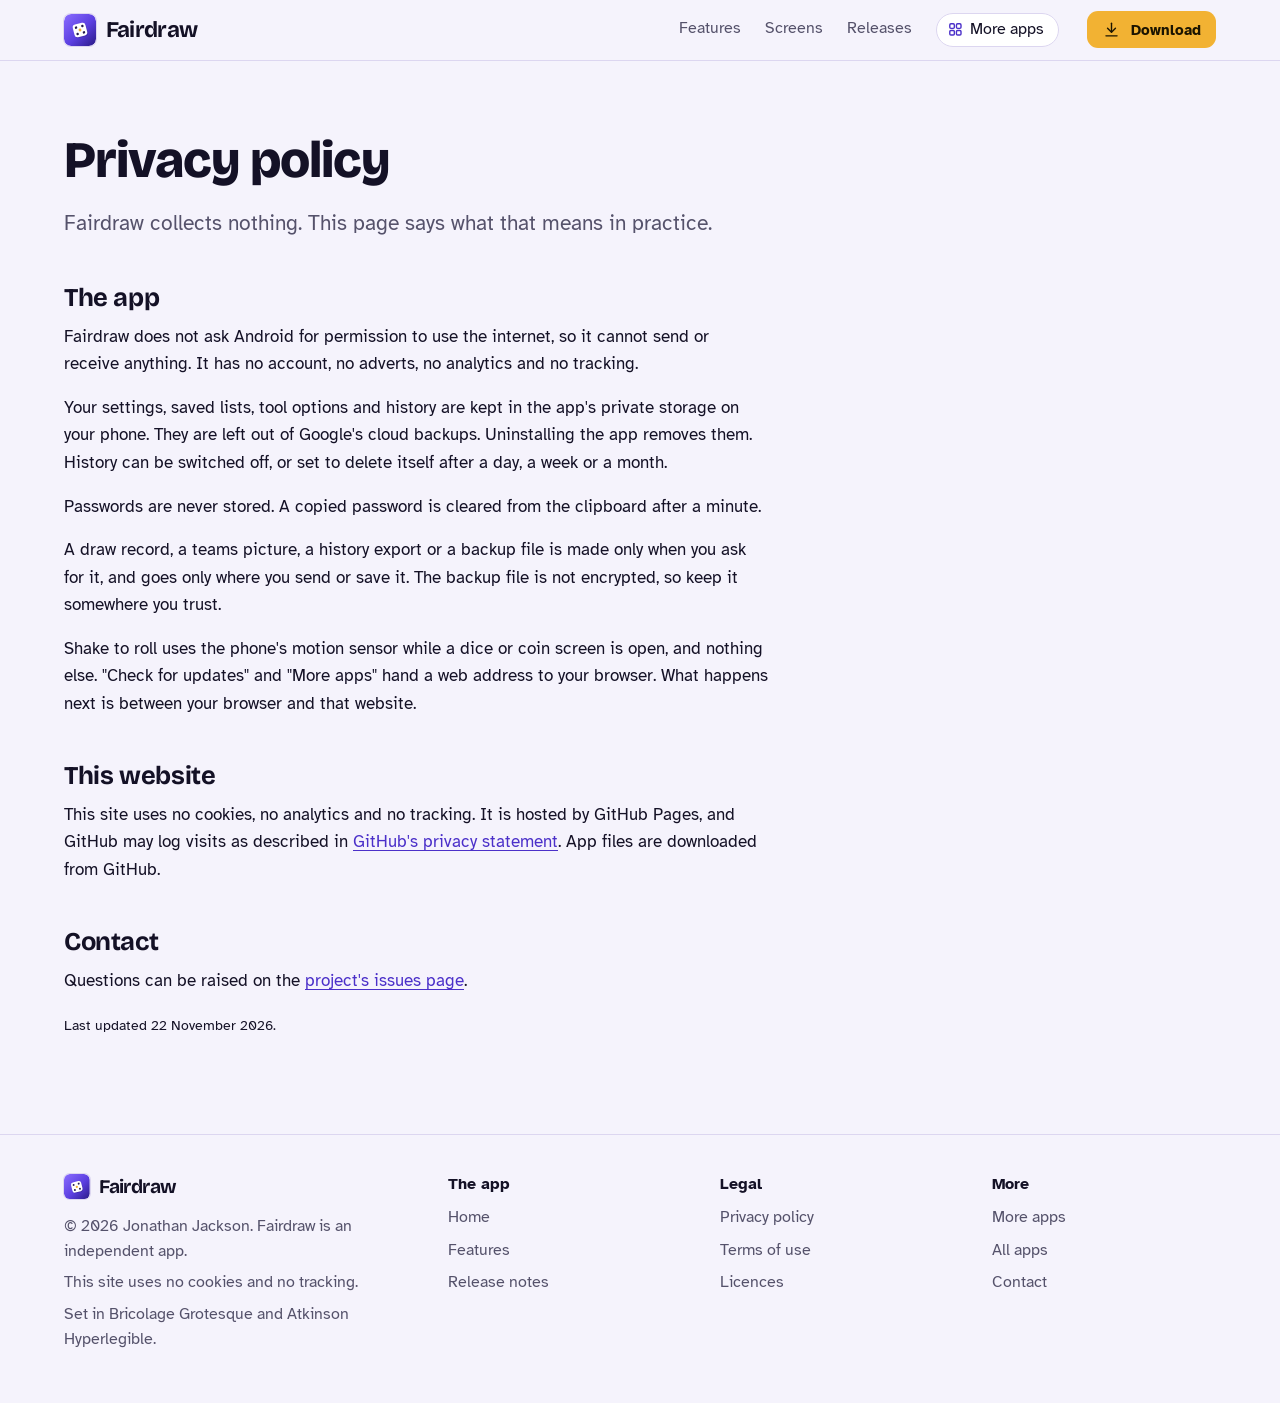
<file: privacy.html>
<!DOCTYPE html>
<html lang="en-GB">
<head>
<meta charset="utf-8">
<meta name="viewport" content="width=device-width, initial-scale=1">
<title>Fairdraw privacy policy</title>
<meta name="description" content="Fairdraw collects nothing.">
<meta name="author" content="Jonathan Jackson">
<link rel="canonical" href="https://customgpter.github.io/fairdraw/privacy.html">
<meta name="theme-color" content="#f5f3fc" media="(prefers-color-scheme: light)">
<meta name="theme-color" content="#0d0b17" media="(prefers-color-scheme: dark)">
<meta property="og:type" content="website">
<meta property="og:site_name" content="Fairdraw">
<meta property="og:title" content="Fairdraw privacy policy">
<meta property="og:description" content="Fairdraw collects nothing.">
<meta property="og:url" content="https://customgpter.github.io/fairdraw/privacy.html">
<meta property="og:image" content="https://customgpter.github.io/fairdraw/assets/og.png">
<meta property="og:image:width" content="1200">
<meta property="og:image:height" content="630">
<meta property="og:image:alt" content="Fairdraw's 3D dice, wheel and raffle screens">
<meta property="og:locale" content="en_GB">
<meta name="twitter:card" content="summary_large_image">
<link rel="icon" href="./assets/favicon.svg" type="image/svg+xml">
<link rel="apple-touch-icon" href="./assets/apple-touch-icon.png">
<link rel="preload" href="./assets/fonts/bricolage-grotesque-latin.woff2" as="font" type="font/woff2" crossorigin>
<link rel="preload" href="./assets/fonts/atkinson-hyperlegible-latin-400-normal.woff2" as="font" type="font/woff2" crossorigin>
<link rel="stylesheet" href="./assets/site.css?v=1">
<link rel="stylesheet" href="./assets/house.css?v=1">
<link rel="stylesheet" href="./assets/apps-list.css?v=1">
<script src="./assets/apps-list.js?v=1" defer></script>
</head>
<body>
<a class="skip" href="#main">Skip to content</a>
<header class="masthead">
<div class="wrap">
<a class="brand" href="./" aria-label="Fairdraw home"><svg viewBox="0 0 108 108" aria-hidden="true"><defs><linearGradient id="fd-g-mprivacy" x1="0" y1="0" x2="1" y2="1"><stop offset="0" stop-color="#8A6CFF"/><stop offset=".55" stop-color="#5B3FE0"/><stop offset="1" stop-color="#2A1A86"/></linearGradient></defs><rect width="108" height="108" rx="24" fill="url(#fd-g-mprivacy)"/><g transform="rotate(-14 54 54)"><rect x="33.5" y="35.5" width="44" height="44" rx="10" fill="#180C5C" fill-opacity=".25"/><rect x="32" y="32" width="44" height="44" rx="10" fill="#fff"/><circle cx="43" cy="43" r="4.2" fill="#241A4D"/><circle cx="65" cy="43" r="4.2" fill="#241A4D"/><circle cx="43" cy="65" r="4.2" fill="#241A4D"/><circle cx="65" cy="65" r="4.2" fill="#241A4D"/><circle cx="54" cy="54" r="4.8" fill="#F2B233"/></g></svg><span>Fairdraw</span></a>
<nav aria-label="Main"><ul><li><a href="./#features">Features</a></li><li><a href="./#screens">Screens</a></li><li><a href="./releases.html">Releases</a></li><li><a class="more-apps" href="./more-apps.html"><svg class="ico" viewBox="0 0 24 24" aria-hidden="true"><rect x="4" y="4" width="6.5" height="6.5" rx="1.6"/><rect x="13.5" y="4" width="6.5" height="6.5" rx="1.6"/><rect x="4" y="13.5" width="6.5" height="6.5" rx="1.6"/><rect x="13.5" y="13.5" width="6.5" height="6.5" rx="1.6"/></svg>More apps</a></li></ul></nav>
<a class="button small" href="https://github.com/CustomGPTer/fairdraw/releases/latest/download/Fairdraw.apk"><svg class="ico" viewBox="0 0 24 24" aria-hidden="true"><path d="M12 4v11"/><path d="M7 10.5l5 5 5-5"/><path d="M5 20h14"/></svg>Download</a>
</div>
</header>
<main id="main" class="doc">
<div class="wrap"><div class="measure"><h1>Privacy policy</h1>
<p class="lede">Fairdraw collects nothing. This page says what that means in practice.</p>
<h2>The app</h2>
<p>Fairdraw does not ask Android for permission to use the internet, so it cannot send or receive anything. It has no account, no adverts, no analytics and no tracking.</p>
<p>Your settings, saved lists, tool options and history are kept in the app's private storage on your phone. They are left out of Google's cloud backups. Uninstalling the app removes them. History can be switched off, or set to delete itself after a day, a week or a month.</p>
<p>Passwords are never stored. A copied password is cleared from the clipboard after a minute.</p>
<p>A draw record, a teams picture, a history export or a backup file is made only when you ask for it, and goes only where you send or save it. The backup file is not encrypted, so keep it somewhere you trust.</p>
<p>Shake to roll uses the phone's motion sensor while a dice or coin screen is open, and nothing else. "Check for updates" and "More apps" hand a web address to your browser. What happens next is between your browser and that website.</p>
<h2>This website</h2>
<p>This site uses no cookies, no analytics and no tracking. It is hosted by GitHub Pages, and GitHub may log visits as described in <a href="https://docs.github.com/en/site-policy/privacy-policies/github-general-privacy-statement">GitHub's privacy statement</a>. App files are downloaded from GitHub.</p>
<h2>Contact</h2>
<p>Questions can be raised on the <a href="https://github.com/CustomGPTer/fairdraw/issues">project's issues page</a>.</p>
<p><small>Last updated 22 November 2026.</small></p></div></div>
</main>
<footer class="colophon">
<div class="wrap">
<div>
<a class="brand" href="./" aria-label="Fairdraw home"><svg viewBox="0 0 108 108" aria-hidden="true"><defs><linearGradient id="fd-g-fprivacy" x1="0" y1="0" x2="1" y2="1"><stop offset="0" stop-color="#8A6CFF"/><stop offset=".55" stop-color="#5B3FE0"/><stop offset="1" stop-color="#2A1A86"/></linearGradient></defs><rect width="108" height="108" rx="24" fill="url(#fd-g-fprivacy)"/><g transform="rotate(-14 54 54)"><rect x="33.5" y="35.5" width="44" height="44" rx="10" fill="#180C5C" fill-opacity=".25"/><rect x="32" y="32" width="44" height="44" rx="10" fill="#fff"/><circle cx="43" cy="43" r="4.2" fill="#241A4D"/><circle cx="65" cy="43" r="4.2" fill="#241A4D"/><circle cx="43" cy="65" r="4.2" fill="#241A4D"/><circle cx="65" cy="65" r="4.2" fill="#241A4D"/><circle cx="54" cy="54" r="4.8" fill="#F2B233"/></g></svg><span>Fairdraw</span></a>
<p>&copy; 2026 Jonathan Jackson. Fairdraw is an independent app.</p>
<p>This site uses no cookies and no tracking.</p>
<p>Set in Bricolage Grotesque and Atkinson Hyperlegible.</p>
</div>
<nav aria-label="The app"><h2>The app</h2><ul>
<li><a href="./">Home</a></li>
<li><a href="./#features">Features</a></li>
<li><a href="./releases.html">Release notes</a></li>
</ul></nav>
<nav aria-label="Legal"><h2>Legal</h2><ul>
<li><a href="./privacy.html">Privacy policy</a></li>
<li><a href="./terms.html">Terms of use</a></li>
<li><a href="./licences.html">Licences</a></li>
</ul></nav>
<nav aria-label="More"><h2>More</h2><ul>
<li><a href="./more-apps.html">More apps</a></li>
<li><a href="https://customgpter.github.io/">All apps</a></li>
<li><a href="https://github.com/CustomGPTer/fairdraw/issues">Contact</a></li>
</ul></nav>
</div>
</footer>
</body>
</html>
</file>
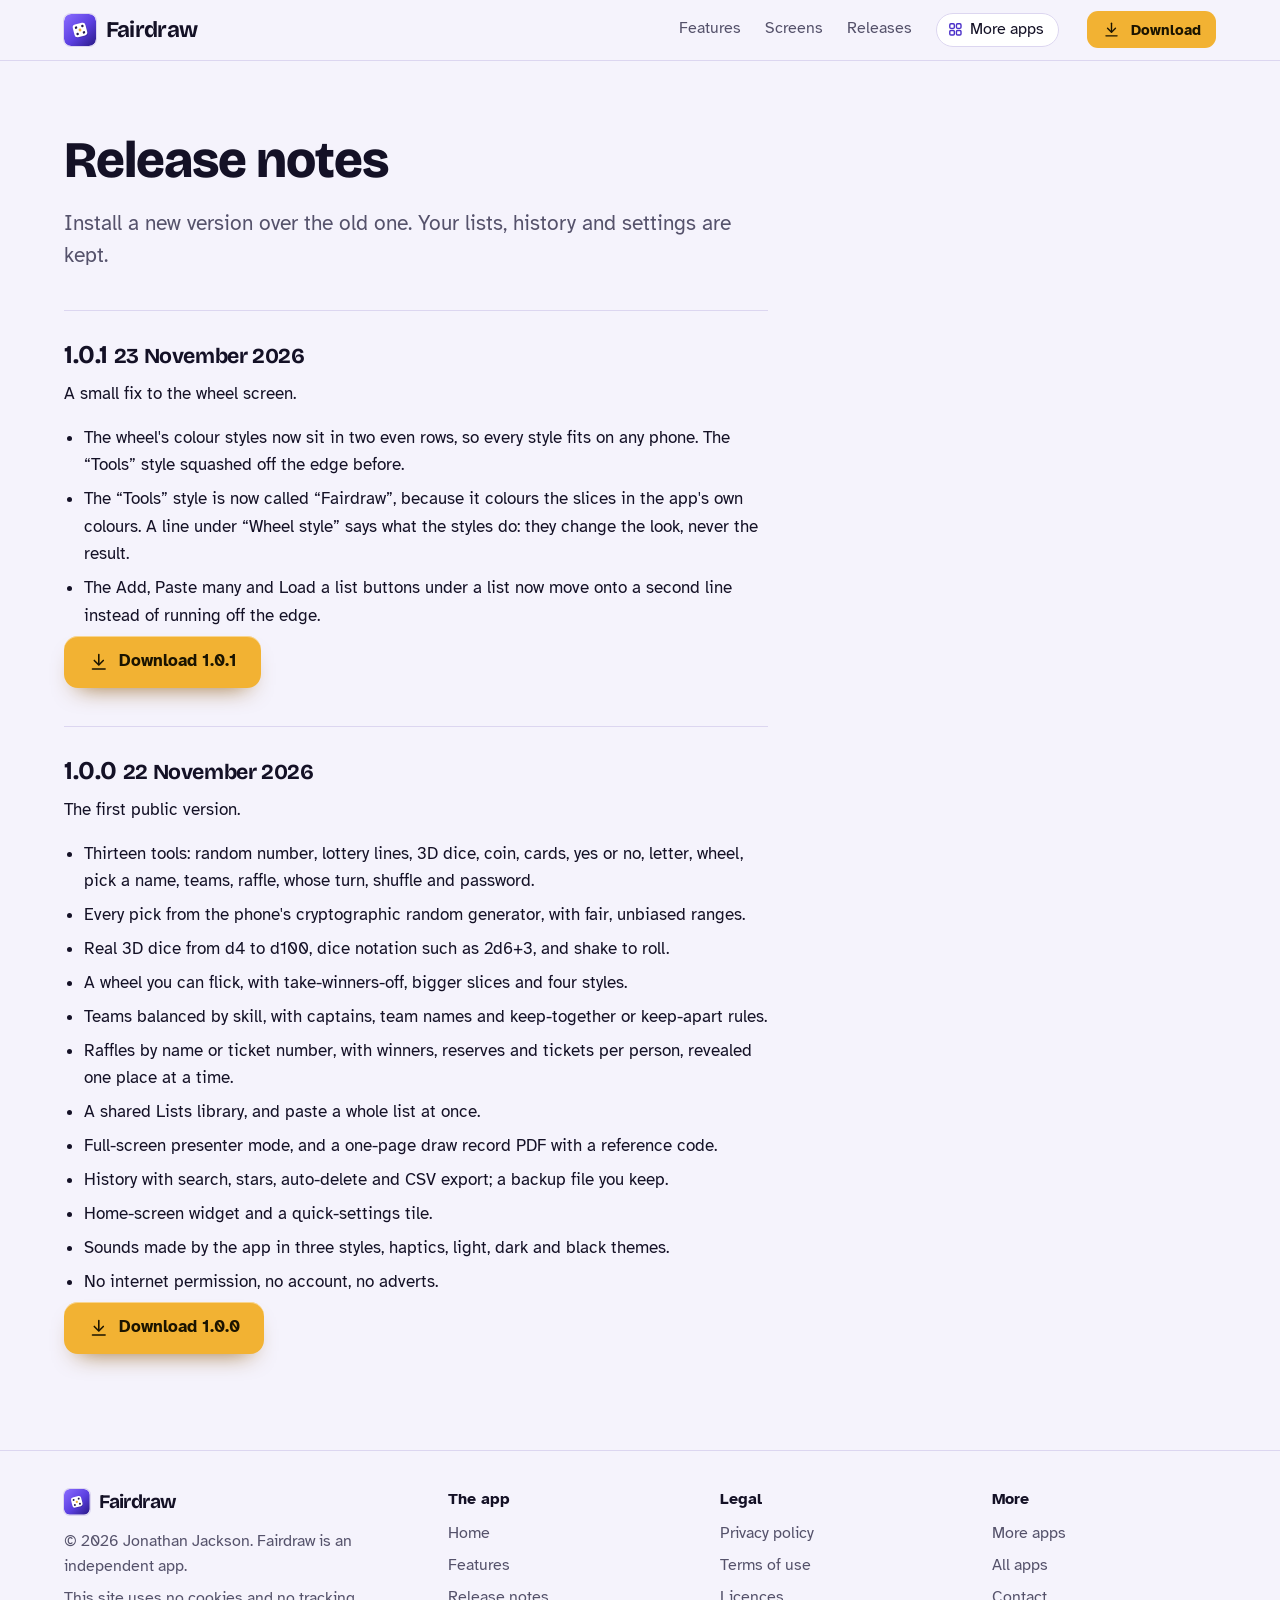
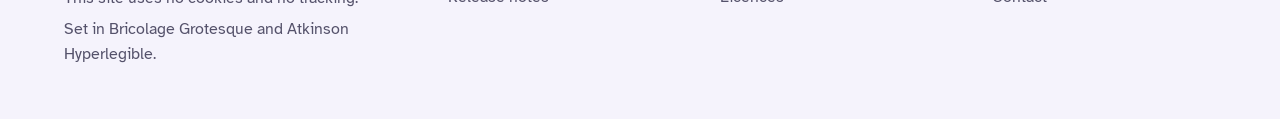
<file: releases.html>
<!DOCTYPE html>
<html lang="en-GB">
<head>
<meta charset="utf-8">
<meta name="viewport" content="width=device-width, initial-scale=1">
<title>Fairdraw release notes</title>
<meta name="description" content="What changed in each version of Fairdraw.">
<meta name="author" content="Jonathan Jackson">
<link rel="canonical" href="https://customgpter.github.io/fairdraw/releases.html">
<meta name="theme-color" content="#f5f3fc" media="(prefers-color-scheme: light)">
<meta name="theme-color" content="#0d0b17" media="(prefers-color-scheme: dark)">
<meta property="og:type" content="website">
<meta property="og:site_name" content="Fairdraw">
<meta property="og:title" content="Fairdraw release notes">
<meta property="og:description" content="What changed in each version of Fairdraw.">
<meta property="og:url" content="https://customgpter.github.io/fairdraw/releases.html">
<meta property="og:image" content="https://customgpter.github.io/fairdraw/assets/og.png">
<meta property="og:image:width" content="1200">
<meta property="og:image:height" content="630">
<meta property="og:image:alt" content="Fairdraw's 3D dice, wheel and raffle screens">
<meta property="og:locale" content="en_GB">
<meta name="twitter:card" content="summary_large_image">
<link rel="icon" href="./assets/favicon.svg" type="image/svg+xml">
<link rel="apple-touch-icon" href="./assets/apple-touch-icon.png">
<link rel="preload" href="./assets/fonts/bricolage-grotesque-latin.woff2" as="font" type="font/woff2" crossorigin>
<link rel="preload" href="./assets/fonts/atkinson-hyperlegible-latin-400-normal.woff2" as="font" type="font/woff2" crossorigin>
<link rel="stylesheet" href="./assets/site.css?v=1">
<link rel="stylesheet" href="./assets/house.css?v=1">
<link rel="stylesheet" href="./assets/apps-list.css?v=1">
<script src="./assets/apps-list.js?v=1" defer></script>
</head>
<body>
<a class="skip" href="#main">Skip to content</a>
<header class="masthead">
<div class="wrap">
<a class="brand" href="./" aria-label="Fairdraw home"><svg viewBox="0 0 108 108" aria-hidden="true"><defs><linearGradient id="fd-g-mreleases" x1="0" y1="0" x2="1" y2="1"><stop offset="0" stop-color="#8A6CFF"/><stop offset=".55" stop-color="#5B3FE0"/><stop offset="1" stop-color="#2A1A86"/></linearGradient></defs><rect width="108" height="108" rx="24" fill="url(#fd-g-mreleases)"/><g transform="rotate(-14 54 54)"><rect x="33.5" y="35.5" width="44" height="44" rx="10" fill="#180C5C" fill-opacity=".25"/><rect x="32" y="32" width="44" height="44" rx="10" fill="#fff"/><circle cx="43" cy="43" r="4.2" fill="#241A4D"/><circle cx="65" cy="43" r="4.2" fill="#241A4D"/><circle cx="43" cy="65" r="4.2" fill="#241A4D"/><circle cx="65" cy="65" r="4.2" fill="#241A4D"/><circle cx="54" cy="54" r="4.8" fill="#F2B233"/></g></svg><span>Fairdraw</span></a>
<nav aria-label="Main"><ul><li><a href="./#features">Features</a></li><li><a href="./#screens">Screens</a></li><li><a href="./releases.html">Releases</a></li><li><a class="more-apps" href="./more-apps.html"><svg class="ico" viewBox="0 0 24 24" aria-hidden="true"><rect x="4" y="4" width="6.5" height="6.5" rx="1.6"/><rect x="13.5" y="4" width="6.5" height="6.5" rx="1.6"/><rect x="4" y="13.5" width="6.5" height="6.5" rx="1.6"/><rect x="13.5" y="13.5" width="6.5" height="6.5" rx="1.6"/></svg>More apps</a></li></ul></nav>
<a class="button small" href="https://github.com/CustomGPTer/fairdraw/releases/latest/download/Fairdraw.apk"><svg class="ico" viewBox="0 0 24 24" aria-hidden="true"><path d="M12 4v11"/><path d="M7 10.5l5 5 5-5"/><path d="M5 20h14"/></svg>Download</a>
</div>
</header>
<main id="main" class="doc">
<div class="wrap"><div class="measure"><h1>Release notes</h1>
<p class="lede">Install a new version over the old one. Your lists, history and settings are kept.</p>
<article class="release" id="v1.0.1"><h2>1.0.1 <small>23 November 2026</small></h2>
<p>A small fix to the wheel screen.</p>
<ul><li>The wheel&#x27;s colour styles now sit in two even rows, so every style fits on any phone. The &ldquo;Tools&rdquo; style squashed off the edge before.</li><li>The &ldquo;Tools&rdquo; style is now called &ldquo;Fairdraw&rdquo;, because it colours the slices in the app&#x27;s own colours. A line under &ldquo;Wheel style&rdquo; says what the styles do: they change the look, never the result.</li><li>The Add, Paste many and Load a list buttons under a list now move onto a second line instead of running off the edge.</li></ul>
<p><a class="button" href="https://github.com/CustomGPTer/fairdraw/releases/download/v1.0.1/Fairdraw.apk"><svg class="ico" viewBox="0 0 24 24" aria-hidden="true"><path d="M12 4v11"/><path d="M7 10.5l5 5 5-5"/><path d="M5 20h14"/></svg>Download 1.0.1</a></p></article>
<article class="release" id="v1.0.0"><h2>1.0.0 <small>22 November 2026</small></h2>
<p>The first public version.</p>
<ul><li>Thirteen tools: random number, lottery lines, 3D dice, coin, cards, yes or no, letter, wheel, pick a name, teams, raffle, whose turn, shuffle and password.</li><li>Every pick from the phone&#x27;s cryptographic random generator, with fair, unbiased ranges.</li><li>Real 3D dice from d4 to d100, dice notation such as 2d6+3, and shake to roll.</li><li>A wheel you can flick, with take-winners-off, bigger slices and four styles.</li><li>Teams balanced by skill, with captains, team names and keep-together or keep-apart rules.</li><li>Raffles by name or ticket number, with winners, reserves and tickets per person, revealed one place at a time.</li><li>A shared Lists library, and paste a whole list at once.</li><li>Full-screen presenter mode, and a one-page draw record PDF with a reference code.</li><li>History with search, stars, auto-delete and CSV export; a backup file you keep.</li><li>Home-screen widget and a quick-settings tile.</li><li>Sounds made by the app in three styles, haptics, light, dark and black themes.</li><li>No internet permission, no account, no adverts.</li></ul>
<p><a class="button" href="https://github.com/CustomGPTer/fairdraw/releases/download/v1.0.0/Fairdraw.apk"><svg class="ico" viewBox="0 0 24 24" aria-hidden="true"><path d="M12 4v11"/><path d="M7 10.5l5 5 5-5"/><path d="M5 20h14"/></svg>Download 1.0.0</a></p></article></div></div>
</main>
<footer class="colophon">
<div class="wrap">
<div>
<a class="brand" href="./" aria-label="Fairdraw home"><svg viewBox="0 0 108 108" aria-hidden="true"><defs><linearGradient id="fd-g-freleases" x1="0" y1="0" x2="1" y2="1"><stop offset="0" stop-color="#8A6CFF"/><stop offset=".55" stop-color="#5B3FE0"/><stop offset="1" stop-color="#2A1A86"/></linearGradient></defs><rect width="108" height="108" rx="24" fill="url(#fd-g-freleases)"/><g transform="rotate(-14 54 54)"><rect x="33.5" y="35.5" width="44" height="44" rx="10" fill="#180C5C" fill-opacity=".25"/><rect x="32" y="32" width="44" height="44" rx="10" fill="#fff"/><circle cx="43" cy="43" r="4.2" fill="#241A4D"/><circle cx="65" cy="43" r="4.2" fill="#241A4D"/><circle cx="43" cy="65" r="4.2" fill="#241A4D"/><circle cx="65" cy="65" r="4.2" fill="#241A4D"/><circle cx="54" cy="54" r="4.8" fill="#F2B233"/></g></svg><span>Fairdraw</span></a>
<p>&copy; 2026 Jonathan Jackson. Fairdraw is an independent app.</p>
<p>This site uses no cookies and no tracking.</p>
<p>Set in Bricolage Grotesque and Atkinson Hyperlegible.</p>
</div>
<nav aria-label="The app"><h2>The app</h2><ul>
<li><a href="./">Home</a></li>
<li><a href="./#features">Features</a></li>
<li><a href="./releases.html">Release notes</a></li>
</ul></nav>
<nav aria-label="Legal"><h2>Legal</h2><ul>
<li><a href="./privacy.html">Privacy policy</a></li>
<li><a href="./terms.html">Terms of use</a></li>
<li><a href="./licences.html">Licences</a></li>
</ul></nav>
<nav aria-label="More"><h2>More</h2><ul>
<li><a href="./more-apps.html">More apps</a></li>
<li><a href="https://customgpter.github.io/">All apps</a></li>
<li><a href="https://github.com/CustomGPTer/fairdraw/issues">Contact</a></li>
</ul></nav>
</div>
</footer>
</body>
</html>
</file>
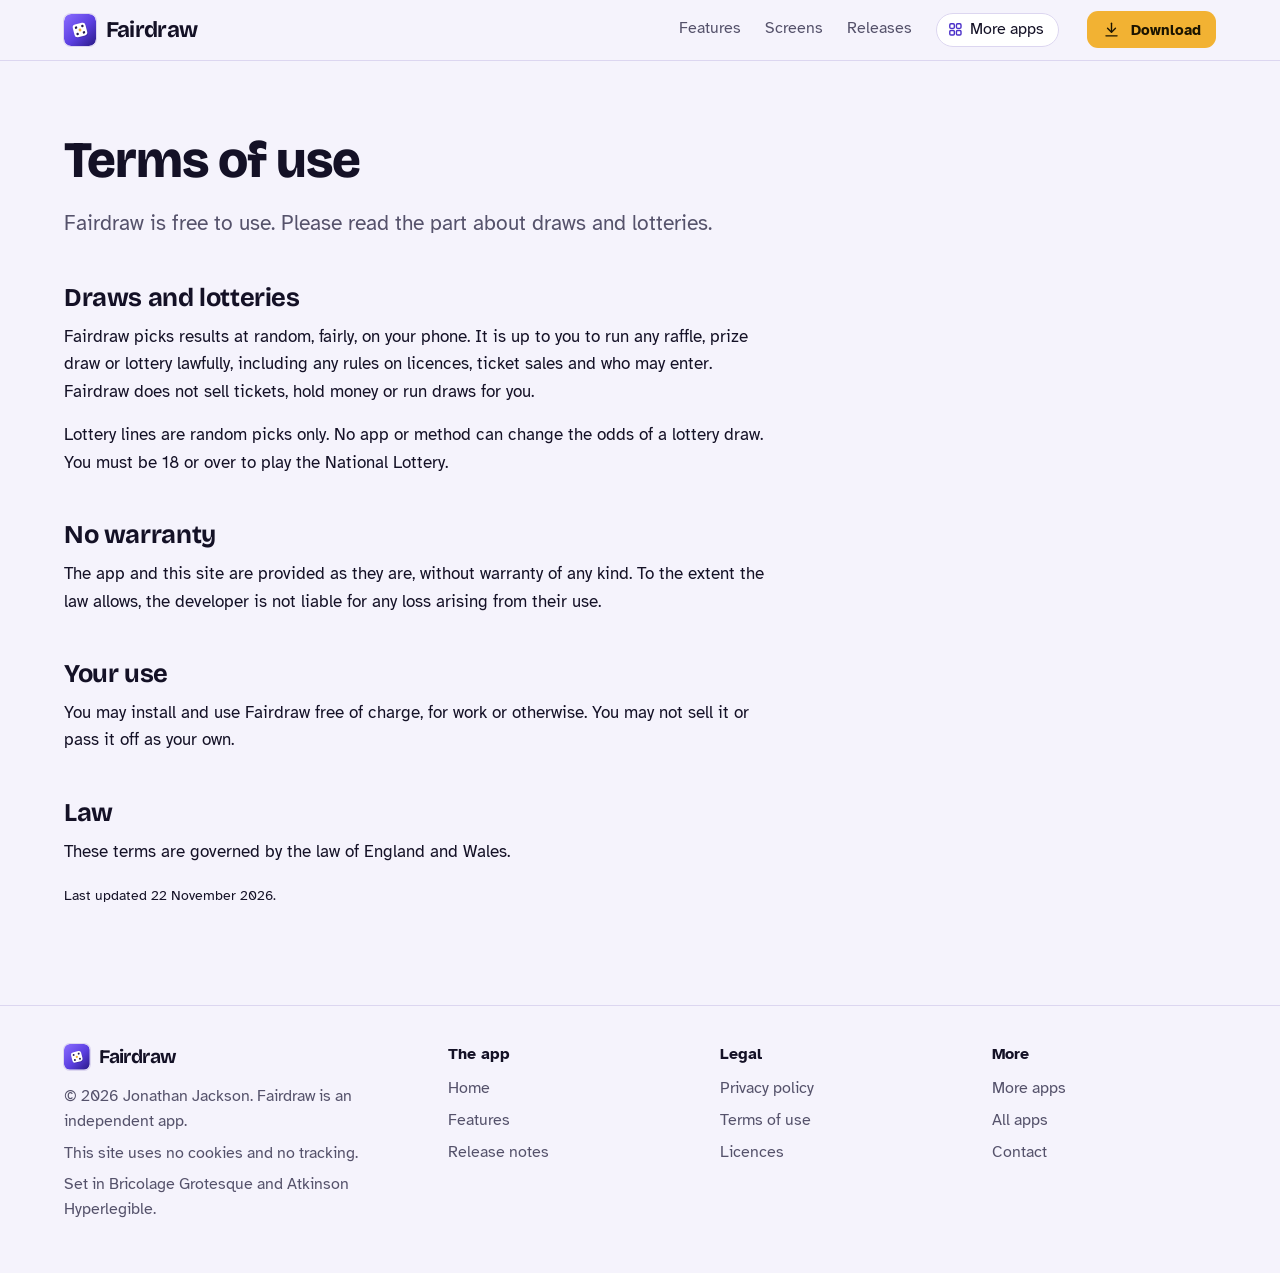
<file: terms.html>
<!DOCTYPE html>
<html lang="en-GB">
<head>
<meta charset="utf-8">
<meta name="viewport" content="width=device-width, initial-scale=1">
<title>Fairdraw terms of use</title>
<meta name="description" content="The terms for using Fairdraw.">
<meta name="author" content="Jonathan Jackson">
<link rel="canonical" href="https://customgpter.github.io/fairdraw/terms.html">
<meta name="theme-color" content="#f5f3fc" media="(prefers-color-scheme: light)">
<meta name="theme-color" content="#0d0b17" media="(prefers-color-scheme: dark)">
<meta property="og:type" content="website">
<meta property="og:site_name" content="Fairdraw">
<meta property="og:title" content="Fairdraw terms of use">
<meta property="og:description" content="The terms for using Fairdraw.">
<meta property="og:url" content="https://customgpter.github.io/fairdraw/terms.html">
<meta property="og:image" content="https://customgpter.github.io/fairdraw/assets/og.png">
<meta property="og:image:width" content="1200">
<meta property="og:image:height" content="630">
<meta property="og:image:alt" content="Fairdraw's 3D dice, wheel and raffle screens">
<meta property="og:locale" content="en_GB">
<meta name="twitter:card" content="summary_large_image">
<link rel="icon" href="./assets/favicon.svg" type="image/svg+xml">
<link rel="apple-touch-icon" href="./assets/apple-touch-icon.png">
<link rel="preload" href="./assets/fonts/bricolage-grotesque-latin.woff2" as="font" type="font/woff2" crossorigin>
<link rel="preload" href="./assets/fonts/atkinson-hyperlegible-latin-400-normal.woff2" as="font" type="font/woff2" crossorigin>
<link rel="stylesheet" href="./assets/site.css?v=1">
<link rel="stylesheet" href="./assets/house.css?v=1">
<link rel="stylesheet" href="./assets/apps-list.css?v=1">
<script src="./assets/apps-list.js?v=1" defer></script>
</head>
<body>
<a class="skip" href="#main">Skip to content</a>
<header class="masthead">
<div class="wrap">
<a class="brand" href="./" aria-label="Fairdraw home"><svg viewBox="0 0 108 108" aria-hidden="true"><defs><linearGradient id="fd-g-mterms" x1="0" y1="0" x2="1" y2="1"><stop offset="0" stop-color="#8A6CFF"/><stop offset=".55" stop-color="#5B3FE0"/><stop offset="1" stop-color="#2A1A86"/></linearGradient></defs><rect width="108" height="108" rx="24" fill="url(#fd-g-mterms)"/><g transform="rotate(-14 54 54)"><rect x="33.5" y="35.5" width="44" height="44" rx="10" fill="#180C5C" fill-opacity=".25"/><rect x="32" y="32" width="44" height="44" rx="10" fill="#fff"/><circle cx="43" cy="43" r="4.2" fill="#241A4D"/><circle cx="65" cy="43" r="4.2" fill="#241A4D"/><circle cx="43" cy="65" r="4.2" fill="#241A4D"/><circle cx="65" cy="65" r="4.2" fill="#241A4D"/><circle cx="54" cy="54" r="4.8" fill="#F2B233"/></g></svg><span>Fairdraw</span></a>
<nav aria-label="Main"><ul><li><a href="./#features">Features</a></li><li><a href="./#screens">Screens</a></li><li><a href="./releases.html">Releases</a></li><li><a class="more-apps" href="./more-apps.html"><svg class="ico" viewBox="0 0 24 24" aria-hidden="true"><rect x="4" y="4" width="6.5" height="6.5" rx="1.6"/><rect x="13.5" y="4" width="6.5" height="6.5" rx="1.6"/><rect x="4" y="13.5" width="6.5" height="6.5" rx="1.6"/><rect x="13.5" y="13.5" width="6.5" height="6.5" rx="1.6"/></svg>More apps</a></li></ul></nav>
<a class="button small" href="https://github.com/CustomGPTer/fairdraw/releases/latest/download/Fairdraw.apk"><svg class="ico" viewBox="0 0 24 24" aria-hidden="true"><path d="M12 4v11"/><path d="M7 10.5l5 5 5-5"/><path d="M5 20h14"/></svg>Download</a>
</div>
</header>
<main id="main" class="doc">
<div class="wrap"><div class="measure"><h1>Terms of use</h1>
<p class="lede">Fairdraw is free to use. Please read the part about draws and lotteries.</p>
<h2>Draws and lotteries</h2>
<p>Fairdraw picks results at random, fairly, on your phone. It is up to you to run any raffle, prize draw or lottery lawfully, including any rules on licences, ticket sales and who may enter. Fairdraw does not sell tickets, hold money or run draws for you.</p>
<p>Lottery lines are random picks only. No app or method can change the odds of a lottery draw. You must be 18 or over to play the National Lottery.</p>
<h2>No warranty</h2>
<p>The app and this site are provided as they are, without warranty of any kind. To the extent the law allows, the developer is not liable for any loss arising from their use.</p>
<h2>Your use</h2>
<p>You may install and use Fairdraw free of charge, for work or otherwise. You may not sell it or pass it off as your own.</p>
<h2>Law</h2>
<p>These terms are governed by the law of England and Wales.</p>
<p><small>Last updated 22 November 2026.</small></p></div></div>
</main>
<footer class="colophon">
<div class="wrap">
<div>
<a class="brand" href="./" aria-label="Fairdraw home"><svg viewBox="0 0 108 108" aria-hidden="true"><defs><linearGradient id="fd-g-fterms" x1="0" y1="0" x2="1" y2="1"><stop offset="0" stop-color="#8A6CFF"/><stop offset=".55" stop-color="#5B3FE0"/><stop offset="1" stop-color="#2A1A86"/></linearGradient></defs><rect width="108" height="108" rx="24" fill="url(#fd-g-fterms)"/><g transform="rotate(-14 54 54)"><rect x="33.5" y="35.5" width="44" height="44" rx="10" fill="#180C5C" fill-opacity=".25"/><rect x="32" y="32" width="44" height="44" rx="10" fill="#fff"/><circle cx="43" cy="43" r="4.2" fill="#241A4D"/><circle cx="65" cy="43" r="4.2" fill="#241A4D"/><circle cx="43" cy="65" r="4.2" fill="#241A4D"/><circle cx="65" cy="65" r="4.2" fill="#241A4D"/><circle cx="54" cy="54" r="4.8" fill="#F2B233"/></g></svg><span>Fairdraw</span></a>
<p>&copy; 2026 Jonathan Jackson. Fairdraw is an independent app.</p>
<p>This site uses no cookies and no tracking.</p>
<p>Set in Bricolage Grotesque and Atkinson Hyperlegible.</p>
</div>
<nav aria-label="The app"><h2>The app</h2><ul>
<li><a href="./">Home</a></li>
<li><a href="./#features">Features</a></li>
<li><a href="./releases.html">Release notes</a></li>
</ul></nav>
<nav aria-label="Legal"><h2>Legal</h2><ul>
<li><a href="./privacy.html">Privacy policy</a></li>
<li><a href="./terms.html">Terms of use</a></li>
<li><a href="./licences.html">Licences</a></li>
</ul></nav>
<nav aria-label="More"><h2>More</h2><ul>
<li><a href="./more-apps.html">More apps</a></li>
<li><a href="https://customgpter.github.io/">All apps</a></li>
<li><a href="https://github.com/CustomGPTer/fairdraw/issues">Contact</a></li>
</ul></nav>
</div>
</footer>
</body>
</html>
</file>
<file: assets/site.css>
@font-face{font-family:"Bricolage Grotesque";src:url("fonts/bricolage-grotesque-latin.woff2") format("woff2");font-weight:200 800;font-style:normal;font-display:swap}
@font-face{font-family:"Atkinson Hyperlegible";src:url("fonts/atkinson-hyperlegible-latin-400-normal.woff2") format("woff2");font-weight:400;font-style:normal;font-display:swap}
@font-face{font-family:"Atkinson Hyperlegible";src:url("fonts/atkinson-hyperlegible-latin-700-normal.woff2") format("woff2");font-weight:700;font-style:normal;font-display:swap}

/* Daylight page, night-time camera. The lamp colour is kept for the one thing to press and for what the camera has seen. */
:root{
  --page:#f2f5f9; --panel:#ffffff; --raised:#e8edf3; --ink:#0d1a2b; --soft:#465468; --rule:#d2dae4;
  --accent:#0a6a55; --accent-ink:#ffffff; --warn:#8a5200; --rec:#d3302f;
  --lamp:#ffb347; --lamp-ink:#231400; --lamp-text:#8a5200;
  --night:#09111e; --night-2:#111d30; --night-3:#1a2a43; --night-ink:#eaf0f8; --night-soft:#9fb0c7; --night-rule:#24364f; --iris:#55d6ab;
  --display:"Bricolage Grotesque","Atkinson Hyperlegible",system-ui,sans-serif;
  --sans:"Atkinson Hyperlegible",system-ui,-apple-system,"Segoe UI",Roboto,sans-serif;
  --mono:ui-monospace,SFMono-Regular,Menlo,Consolas,"Liberation Mono",monospace;
  color-scheme:light dark;
}
@media (prefers-color-scheme:dark){
  :root{--page:#0a111b; --panel:#111a27; --raised:#182434; --ink:#e9eef5; --soft:#a0aec0; --rule:#243247;
    --accent:#55d6ab; --accent-ink:#00281d; --warn:#ffb347; --rec:#ff6163; --lamp-text:#ffb347}
}

*,*::before,*::after{box-sizing:border-box}
html{-webkit-text-size-adjust:100%;scroll-behavior:smooth;scroll-padding-top:5.5rem}
@media (prefers-reduced-motion:reduce){html{scroll-behavior:auto}}
body{margin:0;background:var(--page);color:var(--ink);font:400 1.0625rem/1.62 var(--sans);text-rendering:optimizeLegibility;-webkit-font-smoothing:antialiased}
img,svg{max-width:100%;display:block}
a{color:var(--accent);text-decoration-thickness:.07em;text-underline-offset:.2em}
a:hover{text-decoration-thickness:.13em}
:focus-visible{outline:3px solid var(--lamp);outline-offset:3px;border-radius:6px}
code{font:.9em/1 var(--mono);overflow-wrap:anywhere}
h1,h2,h3{font-family:var(--display);font-weight:700;letter-spacing:-.015em;line-height:1.08;margin:0;text-wrap:balance}
p{margin:0 0 1rem}
.skip{position:absolute;left:-999px;top:0;background:var(--ink);color:var(--page);padding:.6rem 1rem;z-index:30;border-radius:0 0 8px 0}
.skip:focus{left:0}
.sr{position:absolute;width:1px;height:1px;overflow:hidden;clip-path:inset(50%);white-space:nowrap}
.wrap{width:min(72rem,100% - 2.5rem);margin-inline:auto}
.measure{max-width:44rem}
.ico{width:1.25em;height:1.25em;flex:none;fill:none;stroke:currentColor;stroke-width:1.75;stroke-linecap:round;stroke-linejoin:round}

/* ---------- masthead */
.masthead{position:sticky;top:0;z-index:20;background:color-mix(in srgb,var(--page) 88%,transparent);-webkit-backdrop-filter:blur(14px) saturate(1.3);backdrop-filter:blur(14px) saturate(1.3);border-bottom:1px solid var(--rule)}
.masthead .wrap{display:flex;flex-wrap:wrap;align-items:center;gap:.35rem 1.75rem;padding-block:.7rem}
.brand{display:inline-flex;align-items:center;gap:.6rem;font:700 1.4rem/1 var(--display);letter-spacing:-.03em;color:var(--ink);text-decoration:none;margin-right:auto}
.brand svg{width:2rem;height:2rem;flex:none;border-radius:.5rem;box-shadow:0 0 0 1px var(--rule)}
.masthead nav ul{display:flex;flex-wrap:wrap;align-items:center;gap:.15rem 1.5rem;list-style:none;margin:0;padding:0;font-size:1rem;line-height:1.3}
.masthead nav a{display:inline-flex;align-items:center;gap:.4rem;color:var(--soft);text-decoration:none;padding-block:.45rem;border-bottom:2px solid transparent}
.masthead nav a:hover{color:var(--ink)}
.masthead nav a[aria-current="page"]{color:var(--ink);border-bottom-color:var(--lamp)}
.masthead nav a.more-apps{color:var(--ink);border:1px solid var(--rule);border-radius:999px;padding:.34rem .85rem .34rem .65rem;background:var(--panel)}
.masthead nav a.more-apps .ico{width:1.05em;height:1.05em;color:var(--accent);stroke-width:2}
.masthead nav a.more-apps:hover,.masthead nav a.more-apps[aria-current="page"]{border-color:var(--accent)}
.button{display:inline-flex;align-items:center;gap:.6rem;background:var(--lamp);color:var(--lamp-ink);font:700 1.08rem/1.2 var(--sans);text-decoration:none;padding:.95rem 1.5rem;border-radius:14px;box-shadow:0 1px 0 rgba(255,255,255,.45) inset,0 12px 24px -14px rgba(138,82,0,.9)}
.button:hover{background:#ffc56e}
.button:active{transform:translateY(1px)}
.button.small{font-size:.95rem;padding:.55rem .95rem;border-radius:11px;box-shadow:none}
.button.quiet{background:none;box-shadow:none;border:1px solid var(--rule);color:var(--ink)}
.button.quiet:hover{border-color:var(--ink);background:none}
@media (max-width:52rem){
  .masthead nav{order:3;flex:1 0 100%}
  .masthead nav ul{gap:.1rem .85rem;font-size:.95rem}
  .masthead nav .wide{display:none}
}
@media (max-width:24rem){.masthead nav a.more-apps .ico{display:none}.masthead nav a.more-apps{padding-inline:.7rem}}

/* ---------- hero */
.hero{padding-block:clamp(2.2rem,6vw,4.75rem) clamp(2.5rem,6vw,4.5rem);overflow:hidden}
.hero-grid{display:grid;gap:clamp(2.25rem,5vw,4rem);align-items:center}
@media (min-width:62rem){.hero-grid{grid-template-columns:minmax(0,11fr) minmax(0,10fr)}}
.hero h1{font-size:clamp(2.6rem,6vw,4.25rem);font-weight:800;line-height:1;letter-spacing:-.022em;margin-bottom:1.5rem}
.lede{font-size:clamp(1.14rem,2vw,1.3rem);line-height:1.55;color:var(--soft);margin:0 0 1rem;max-width:34rem}
.get{display:flex;flex-wrap:wrap;align-items:center;gap:.9rem 1.5rem;margin:1.8rem 0 1.1rem}
.get .aside{font-weight:700;color:var(--ink)}
.facts{font-size:.98rem;line-height:1.5;color:var(--soft);margin:0 0 .5rem;max-width:36rem}
.pills{display:flex;flex-wrap:wrap;gap:.45rem;list-style:none;margin:0 0 1rem;padding:0;font-size:.95rem}
.pills li{border:1px solid var(--rule);border-radius:999px;padding:.22rem .8rem;background:var(--panel);color:var(--soft)}

/* the monitor: the camera's view, the day beneath it, and the alert it sends */
.monitor{position:relative;max-width:36rem;margin-inline:auto;width:100%;padding-bottom:3.1rem}
@media (min-width:62rem){.monitor{margin-inline:auto 0}}
.screen{position:relative;background:var(--night);border-radius:22px;padding:.6rem;box-shadow:0 0 0 1px var(--night-rule),0 30px 60px -30px rgba(9,17,30,.75)}
.cam{position:relative;border-radius:15px;overflow:hidden;aspect-ratio:16/10;background:#0b1626}
.cam svg{width:100%;height:100%}
.cam text{font:700 15px var(--sans);fill:#231400}
.hud{position:absolute;display:inline-flex;align-items:center;gap:.4rem;font:700 .76rem/1 var(--sans);color:var(--night-ink);background:rgba(6,12,22,.62);border-radius:999px;padding:.38rem .65rem;letter-spacing:.01em}
.hud i{width:.5rem;height:.5rem;border-radius:50%;background:var(--iris)}
.hud.watching{left:.7rem;top:.7rem}
.hud.rec{right:.7rem;top:.7rem}
.hud.rec i{background:#ff5a5c}
.hud.stamp{left:.7rem;bottom:.7rem;font:400 .74rem/1 var(--mono);border-radius:6px;color:#d5deea}
.hud.place{right:.7rem;bottom:.7rem;border-radius:6px;font-weight:400;color:#d5deea}
.day{padding:.85rem .55rem 2rem;color:var(--night-soft);font-size:.8rem;line-height:1.2}
.day-head{display:flex;justify-content:space-between;margin-bottom:.6rem}
.day-head b{color:var(--night-ink)}
.track{position:relative;height:1.5rem;border-radius:7px;background:repeating-linear-gradient(90deg,var(--night-3) 0 1px,transparent 1px calc(100% / 24)),var(--night-2);box-shadow:inset 0 0 0 1px var(--night-rule)}
.ev{position:absolute;top:3px;bottom:3px;width:max(5px,1.1%);border-radius:3px;background:var(--iris);left:var(--at)}
.ev.seen{background:var(--lamp)}
.now{position:absolute;top:-4px;bottom:-4px;left:var(--at);width:2px;background:var(--night-ink);border-radius:2px}
.hours{display:flex;justify-content:space-between;margin-top:.4rem;font-size:.72rem}
.alert{position:absolute;right:-.4rem;bottom:0;display:flex;align-items:center;gap:.75rem;width:min(19rem,88%);background:var(--panel);color:var(--ink);border:1px solid var(--rule);border-radius:16px;padding:.65rem .8rem;box-shadow:0 18px 36px -18px rgba(9,17,30,.55)}
.alert .thumb{flex:none;width:3.1rem;height:3.1rem;border-radius:10px;background:linear-gradient(160deg,#16263d,#0b1626);position:relative;overflow:hidden}
.alert .thumb::before{content:"";position:absolute;left:50%;bottom:0;width:38%;height:62%;translate:-50% 0;border-radius:40% 40% 0 0;background:#6f86a6}
.alert .thumb::after{content:"";position:absolute;left:50%;top:14%;width:26%;aspect-ratio:1;translate:-50% 0;border-radius:50%;background:#8ea4c2}
.alert b{display:block;font-size:.98rem;line-height:1.25}
.alert span{display:block;font-size:.86rem;color:var(--soft);line-height:1.3}
.alert .dot{flex:none;width:.6rem;height:.6rem;border-radius:50%;background:var(--lamp);margin-left:auto;box-shadow:0 0 0 4px color-mix(in srgb,var(--lamp) 25%,transparent)}
@media (max-width:26rem){.alert{right:0}}
@media (prefers-reduced-motion:no-preference){
  .cam .spill{animation:vg-in .9s ease-out .25s both}
  .cam .who{animation:vg-step .9s cubic-bezier(.2,.8,.25,1) .9s both}
  .cam .mark{animation:vg-lock .45s cubic-bezier(.3,1.4,.5,1) 1.7s both;transform-box:fill-box;transform-origin:center}
  .hud.rec{animation:vg-in .3s ease-out 2.05s both}
  .hud.rec i{animation:vg-blink 1.2s steps(2,jump-none) 2.3s 4}
  .ev.seen,.now{animation:vg-pop .4s cubic-bezier(.3,1.5,.5,1) 2.4s both}
  .alert{animation:vg-rise .6s cubic-bezier(.2,.8,.25,1) 2.9s both}
  @keyframes vg-in{from{opacity:0}to{opacity:1}}
  @keyframes vg-step{from{opacity:0;transform:translateX(18px)}to{opacity:1;transform:none}}
  @keyframes vg-lock{from{opacity:0;transform:scale(1.12)}to{opacity:1;transform:none}}
  @keyframes vg-blink{from{opacity:1}to{opacity:.25}}
  @keyframes vg-pop{from{opacity:0;transform:scaleY(.2)}to{opacity:1;transform:none}}
  @keyframes vg-rise{from{opacity:0;transform:translateY(14px)}to{opacity:1;transform:none}}
}

/* ---------- sections */
section{padding-block:clamp(3rem,7vw,5.5rem)}
section + section{border-top:1px solid var(--rule)}
h2{font-size:clamp(1.8rem,3.6vw,2.6rem);margin-bottom:.9rem}
h3{font:700 1.1rem/1.3 var(--sans);letter-spacing:0;margin:0 0 .3rem}
.intro{color:var(--soft);max-width:40rem;margin-bottom:2.2rem;font-size:1.1rem}

.promises{padding-block:0;border-block:1px solid var(--rule);background:var(--panel)}
.promises ul{list-style:none;margin:0;padding:0;display:grid;grid-template-columns:repeat(auto-fit,minmax(min(100%,14rem),1fr))}
.promises li{display:flex;gap:.8rem;align-items:flex-start;padding:1.4rem 1.5rem 1.4rem 0}
.promises .ico{width:1.6rem;height:1.6rem;color:var(--accent);margin-top:.1rem}
.promises b{display:block;line-height:1.3}
.promises span{color:var(--soft);font-size:.96rem;line-height:1.45;display:block}
.hero + .promises{border-top:1px solid var(--rule)}

.steps{list-style:none;counter-reset:s;margin:0;padding:0;display:grid;gap:1.25rem}
@media (min-width:52rem){.steps{grid-template-columns:repeat(3,minmax(0,1fr))}}
.steps li{counter-increment:s;background:var(--panel);border:1px solid var(--rule);border-radius:18px;padding:1.4rem 1.4rem 1.5rem}
.steps li::before{content:counter(s);display:grid;place-items:center;width:2rem;height:2rem;border-radius:50%;background:var(--ink);color:var(--page);font:700 1rem/1 var(--display);margin-bottom:1rem}
.steps p{margin:0;color:var(--soft)}

.notices{display:grid;gap:1.25rem}
@media (min-width:52rem){.notices{grid-template-columns:repeat(2,minmax(0,1fr))}}
.sense{background:var(--night);color:var(--night-ink);border-radius:20px;padding:1.5rem 1.5rem 1.6rem;box-shadow:0 0 0 1px var(--night-rule)}
.sense h3{font:700 1.35rem/1.2 var(--display);letter-spacing:-.02em;margin-bottom:.35rem}
.sense p{color:var(--night-soft);margin-bottom:1.1rem}
.chips{display:flex;flex-wrap:wrap;gap:.5rem;list-style:none;margin:0;padding:0}
.chips li{display:inline-flex;align-items:center;gap:.45rem;border:1px solid var(--night-rule);background:var(--night-2);border-radius:10px;padding:.42rem .75rem .42rem .6rem;font-size:.98rem;line-height:1.2}
.chips .ico{color:var(--lamp)}

.groups{display:grid;gap:0}
.group{display:grid;gap:.4rem 3rem;padding-block:1.6rem;border-top:1px solid var(--rule)}
.group:last-child{border-bottom:1px solid var(--rule)}
@media (min-width:56rem){.group{grid-template-columns:13rem minmax(0,1fr)}}
.group > h3{font:700 1.3rem/1.2 var(--display);letter-spacing:-.02em;color:var(--ink)}
.group dl{margin:0;display:grid;gap:1.1rem 2.5rem}
@media (min-width:40rem){.group dl{grid-template-columns:repeat(2,minmax(0,1fr))}}
.group dt{font-weight:700;line-height:1.35}
.group dd{margin:.2rem 0 0;color:var(--soft)}

.setups{display:grid;gap:1.25rem}
@media (min-width:52rem){.setups{grid-template-columns:repeat(2,minmax(0,1fr))}}
.setup{background:var(--panel);border:1px solid var(--rule);border-radius:20px;padding:1.5rem}
.setup h3{font:700 1.35rem/1.2 var(--display);letter-spacing:-.02em;margin-bottom:.9rem}
.setup .kit{display:flex;align-items:center;gap:.6rem;color:var(--soft);font-size:.95rem;margin-bottom:1rem}
.setup .kit .ico{width:1.9rem;height:1.9rem;color:var(--ink);stroke-width:1.5}
.setup .kit .to{width:1.2rem;height:1.2rem;color:var(--soft)}
.ticks{list-style:none;margin:0;padding:0;display:grid;gap:.5rem}
.ticks li{position:relative;padding-left:1.7rem;color:var(--soft)}
.ticks li::before{content:"";position:absolute;left:.15rem;top:.42em;width:.75rem;height:.42rem;border-left:2.5px solid var(--accent);border-bottom:2.5px solid var(--accent);rotate:-45deg}

.modes{list-style:none;margin:0;padding:0;display:grid;gap:1.25rem}
@media (min-width:52rem){.modes{grid-template-columns:repeat(3,minmax(0,1fr))}}
.modes li{border-top:3px solid var(--ink);padding-top:1rem}
.modes p{color:var(--soft);margin:0}

.scroll{overflow-x:auto}
table{width:100%;border-collapse:collapse}
th,td{text-align:left;vertical-align:top;padding:.85rem 1.2rem .85rem 0;border-top:1px solid var(--rule)}
thead th{border-top:0;color:var(--soft);font-weight:400;padding-top:0}
tbody th{font-weight:700;min-width:11rem}
tr:last-child>*{border-bottom:1px solid var(--rule)}
.after-table{margin-top:1.5rem}
/* On a phone a table becomes a stack: the row's name, then its cells side by side. */
@media (max-width:40rem){
  table:not(.cmp),table:not(.cmp) thead,table:not(.cmp) tbody{display:block}
  table:not(.cmp) tr{display:flex;flex-wrap:wrap;gap:.3rem 1.1rem;padding:.9rem 0;border-top:1px solid var(--rule)}
  table:not(.cmp) thead tr{border-top:0;padding-top:0}
  table:not(.cmp) tbody tr:last-child{border-bottom:1px solid var(--rule)}
  table:not(.cmp) th,table:not(.cmp) td{display:block;border:0;padding:0;flex:1 1 0;min-width:0;overflow-wrap:break-word}
  table:not(.cmp) tr>:first-child{flex:0 0 100%;min-width:0}
}

.plain{list-style:none;margin:0;padding:0;display:grid;gap:1.6rem 3rem}
@media (min-width:52rem){.plain{grid-template-columns:repeat(3,minmax(0,1fr))}}
.plain p{color:var(--soft);margin:0}

.faq{display:grid;gap:0 3rem;align-items:start}
@media (min-width:56rem){.faq{grid-template-columns:repeat(2,minmax(0,1fr))}}
.faq details{border-top:1px solid var(--rule);padding:.15rem 0}
.faq summary{cursor:pointer;list-style:none;display:flex;align-items:flex-start;justify-content:space-between;gap:1rem;font-weight:700;padding:.85rem 0;line-height:1.35}
.faq summary::-webkit-details-marker{display:none}
.faq summary::after{content:"";flex:none;width:.6rem;height:.6rem;margin:.3rem .25rem 0 0;border-right:2px solid var(--soft);border-bottom:2px solid var(--soft);rotate:45deg;transition:rotate .15s}
.faq details[open] summary::after{rotate:-135deg;margin-top:.55rem}
.faq details p{color:var(--soft);margin:0 0 1.1rem;max-width:36rem}
@media (prefers-reduced-motion:reduce){.faq summary::after{transition:none}}

.closing{background:var(--night);color:var(--night-ink);border-top:0}
.closing .wrap{display:grid;gap:1.5rem 3rem;align-items:center}
@media (min-width:52rem){.closing .wrap{grid-template-columns:minmax(0,1fr) auto}}
.closing h2{margin-bottom:.5rem}
.closing p{color:var(--night-soft);margin:0;max-width:36rem}
.closing a:not(.button){color:var(--iris)}
section + .closing{border-top:0}

/* ---------- document pages */
.doc{padding-block:clamp(2.5rem,6vw,4.5rem) clamp(3rem,7vw,5rem)}
.doc h1{font-size:clamp(2.2rem,5vw,3.2rem);font-weight:800;letter-spacing:-.02em;margin-bottom:1.2rem}
.doc .lede{max-width:none}
.doc h2{font-size:1.6rem;margin-top:2.8rem;margin-bottom:.7rem;scroll-margin-top:5.5rem}
.doc h3{margin-top:1.6rem}
.doc ul{padding-left:1.25rem;margin:0 0 1rem}
.doc li{margin:.4rem 0}
.doc a{overflow-wrap:anywhere}
.contents{border-block:1px solid var(--rule);padding-block:1rem;margin-block:2rem}
.contents ul{list-style:none;margin:.4rem 0 0;padding:0;columns:2 14rem;column-gap:2rem}
.contents li{margin:.2rem 0;break-inside:avoid}
.note{border-left:3px solid var(--lamp);padding:.2rem 0 .2rem 1.1rem;color:var(--soft)}
.key{font-size:.95rem;line-height:1.55;color:var(--soft);margin:0 0 .6rem}
.sum{font-size:.95rem;overflow-wrap:anywhere}

/* ---------- compare */
.cmp{min-width:44rem;margin:1.4rem 0 1rem}
.cmp th,.cmp td{padding:.85rem .9rem}
.cmp thead th{color:var(--ink);font-weight:700;vertical-align:bottom;padding-top:.85rem}
.cmp small{display:block;font-weight:400;font-size:.84rem;line-height:1.35;color:var(--soft)}
.cmp tbody th{min-width:13rem;padding-left:0}
.cmp thead th:first-child{padding-left:0}
.cmp .ours{background:var(--panel);box-shadow:inset 1px 0 var(--rule),inset -1px 0 var(--rule)}
.yes{color:var(--accent);font-weight:700}
.pay{color:var(--lamp-text);font-weight:700}
.na{color:var(--soft)}
.cmp .app{display:none}
@media (max-width:54rem){
  .cmp{min-width:0}
  .cmp thead{position:absolute;width:1px;height:1px;overflow:hidden;clip-path:inset(50%)}
  .cmp tbody,.cmp tr,.cmp th,.cmp td{display:block}
  .cmp tr{padding:1rem 0;border-top:1px solid var(--rule)}
  .cmp th,.cmp td{border:0;padding:0}
  .cmp tbody th{min-width:0;margin-bottom:.55rem}
  .cmp td{display:grid;grid-template-columns:7.5rem 1fr;gap:.75rem;padding:.22rem 0}
  .cmp .app{display:block;font-weight:400;color:var(--soft)}
  .cmp .ours{background:none;box-shadow:none}
  .cmp .ours .app{color:var(--ink);font-weight:700}
}

/* ---------- release notes */
.release{border-top:1px solid var(--rule);margin-top:2.4rem;padding-top:1.9rem;scroll-margin-top:5.5rem}
.doc .release h2{margin-top:0}
.contents + .release{border-top:0;margin-top:0;padding-top:.4rem}
.ver{font-weight:700;font-size:.95rem;color:var(--lamp-text);margin:0 0 .5rem}
.when{color:var(--soft);margin:-.2rem 0 .2rem}
.tag{display:inline-block;background:var(--accent);color:var(--accent-ink);border-radius:999px;font-weight:700;font-size:.8rem;padding:.08rem .6rem;margin-right:.6rem}
.doc .release h3{font-size:1rem;color:var(--ink);margin:1.3rem 0 .2rem}
.release ul{margin-bottom:0}

/* ---------- more apps */
.mapps{list-style:none;margin:2.2rem 0 0;padding:0;display:grid;gap:1.4rem}
@media (min-width:50rem){.mapps{grid-template-columns:repeat(2,minmax(0,1fr))}}
.doc .mapps{padding-left:0}
.doc .mapp{margin:0}
.mapp{display:flex;flex-direction:column;background:var(--panel);border:1px solid var(--rule);border-radius:20px;overflow:hidden}
.mapp-cover{position:relative;height:6.5rem;background:linear-gradient(135deg,var(--b),var(--b2));overflow:hidden}
.mapp-cover svg{position:absolute;right:-1.2rem;top:-1.6rem;width:11rem;height:11rem;max-width:none;opacity:.22}
.mapp-body{display:flex;flex-direction:column;flex:1;padding:0 1.4rem 1.4rem}
.mapp-icon{width:4.25rem;height:4.25rem;border-radius:1rem;margin-top:-2.1rem;position:relative;box-shadow:0 0 0 4px var(--panel)}
.mapp h2{font-size:1.6rem;margin:.85rem 0 .1rem}
.mapp-kind{color:var(--soft);margin:0 0 .7rem}
.mapp-say{margin:0 0 1.1rem}
.mapp-go{display:flex;flex-wrap:wrap;align-items:center;gap:.7rem 1.3rem;margin:auto 0 0}
.mapp-go .button{padding:.75rem 1.15rem;font-size:1rem;border-radius:12px}
.mapp-site{font-weight:700}
.mapp-needs{font-size:.9rem;color:var(--soft);margin:.9rem 0 0}

/* ---------- colophon */
.colophon{border-top:1px solid var(--rule);color:var(--soft);font-size:.98rem;line-height:1.6}
.colophon .wrap{display:grid;gap:2rem 3rem;padding-block:2.4rem 2.8rem}
@media (min-width:52rem){.colophon .wrap{grid-template-columns:minmax(0,1.5fr) repeat(3,minmax(0,1fr))}}
.colophon p{margin:0 0 .4rem;max-width:26rem}
.colophon .brand{font-size:1.2rem;margin-bottom:.9rem}
.colophon .brand svg{width:1.6rem;height:1.6rem}
.colophon h2{font:700 .98rem/1.3 var(--sans);letter-spacing:0;color:var(--ink);margin:0 0 .5rem}
.colophon ul{list-style:none;margin:0;padding:0}
.colophon li a{display:inline-block;padding-block:.22rem;color:var(--soft);text-decoration:none}
.colophon li a:hover{color:var(--ink);text-decoration:underline}
</file>
<file: assets/house.css>
:root{--page:#f5f3fc;--panel:#ffffff;--raised:#ebe7f8;--ink:#141126;--soft:#55526b;--rule:#dcd6f0;--accent:#4b30c9;--accent-ink:#ffffff;--lamp:#f2b233;--lamp-ink:#1b1400;--lamp-text:#8a5a00}
@media (prefers-color-scheme:dark){:root{--page:#0d0b17;--panel:#16132a;--raised:#201c3a;--ink:#f1eefc;--soft:#aaa4c8;--rule:#2c2748;--accent:#a493ff;--accent-ink:#120a3a;--lamp:#f2b233;--lamp-ink:#1b1400;--lamp-text:#f2b233}}
/* House additions: phone frames, the screens gallery, the lawful-use box and test-build labels. */
.brand svg{border-radius:22%}
.hero-phone{display:flex;justify-content:center}
.phone{position:relative;width:min(100%,19rem);aspect-ratio:393/852;padding:.55rem;border-radius:2.6rem;background:#0b0d12;box-shadow:0 0 0 1px rgba(255,255,255,.06) inset,0 1px 0 rgba(255,255,255,.12) inset,0 30px 60px -28px rgba(10,20,40,.55),0 12px 24px -12px rgba(10,20,40,.35)}
.phone img{display:block;width:100%;height:100%;object-fit:cover;object-position:top;border-radius:2.1rem;background:#111}
.gallery{display:flex;gap:clamp(1rem,3vw,1.75rem);overflow-x:auto;scroll-snap-type:x mandatory;padding:.5rem .25rem 1.25rem;margin:1.75rem -.25rem 0;scrollbar-width:thin;overscroll-behavior-x:contain}
.gallery:focus-visible{outline-offset:6px}
.shot{flex:0 0 auto;width:min(72vw,15.5rem);margin:0;scroll-snap-align:start}
.shot .phone{width:100%;border-radius:2.2rem;padding:.45rem}
.shot .phone img{border-radius:1.8rem}
.shot .shot figcaption{margin:.85rem .2rem 0;font-size:.98rem;line-height:1.4;color:var(--soft)}
.gate-scope{margin:0 0 .25rem}
.law-box{margin:0 0 1rem;padding:.9rem 1rem;max-width:34rem;border:1px solid #e0b450;background:#fff8e6;color:#3d2a00;border-radius:14px}
.law-box label{display:flex;gap:.65rem;align-items:flex-start;font-weight:700;cursor:pointer;font-size:1.02rem}
.law-box input{width:1.25rem;height:1.25rem;margin:.12rem 0 0;flex:none;accent-color:#8a5200}
.law-box p{margin:.5rem 0 0;font-size:.95rem}
.law-box a{color:#6b4000;font-weight:700}
.gate-scope a[aria-disabled="true"]{opacity:.45;cursor:not-allowed;pointer-events:none;filter:grayscale(.4);box-shadow:none}
.law-band{background:var(--raised)}
.beta-tag{display:inline-block;margin-left:-.9rem;font-size:.72rem;font-weight:700;letter-spacing:.05em;text-transform:uppercase;padding:.3rem .5rem;border-radius:6px;background:#ffe7b3;color:#5c3b00;border:1px solid #e0b450}
.beta-note{max-width:34rem;padding:.8rem 1rem;border-radius:12px;background:#ffe7b3;color:#3d2a00;border:1px solid #e0b450}
.mapp-soon{display:inline-block;padding:.85rem 1.3rem;border:1px dashed var(--rule);border-radius:14px;color:var(--soft);font-weight:700}
code.sum{word-break:break-all}
@media (prefers-color-scheme:dark){
  .law-box,.beta-note{background:#2a2108;color:#ffe9b8;border-color:#7a5c14}
  .law-box a{color:#ffd27a}
  .law-box input{accent-color:#ffb347}
  .beta-tag{background:#4a3500;color:#ffe2a3;border-color:#8a6a1c}
  .phone{box-shadow:0 0 0 1px rgba(255,255,255,.1) inset,0 30px 60px -28px rgba(0,0,0,.8)}
}
@media (max-width:40rem){.hero-phone .phone{width:min(78%,17rem)}}

.cmp td.yes{color:var(--accent);font-weight:700}.cmp td{vertical-align:top}.note-box{border:1px solid var(--rule);border-radius:16px;padding:14px 18px;background:var(--raised)}
</file>
<file: assets/apps-list.css>
/* The full app list on More apps pages and the hub. Works alongside each site's own card styles. */
.mapps-jump{margin:1.8rem 0 0}
.mapps-jump ul{list-style:none;margin:0;padding:0;display:flex;flex-wrap:wrap;gap:.5rem}
.mapps-jump a{display:inline-block;padding:.45rem .85rem;border:1px solid var(--rule,#d2dae4);border-radius:999px;font-size:.95rem;font-weight:700;text-decoration:none;color:inherit;background:var(--panel,#fff)}
.mapps-jump a:hover,.mapps-jump a:focus-visible{border-color:currentColor}
.mapps-group{margin:2.6rem 0 0;scroll-margin-top:5rem}
.mapps-cat{font-size:1.45rem;margin:0;padding:0 0 .6rem;border-bottom:1px solid var(--rule,#d2dae4)}
.mapps-group .mapps{margin-top:1.4rem}
.mapp h3{font-size:1.5rem;line-height:1.2;margin:.85rem 0 .1rem;display:flex;flex-wrap:wrap;align-items:center;gap:.5rem}
.mapp-badge{display:inline-block;font-size:.75rem;font-weight:700;letter-spacing:.04em;text-transform:uppercase;line-height:1;padding:.35rem .55rem;border-radius:6px;vertical-align:middle}
.mapp-badge.beta{background:#ffe7b3;color:#5c3b00;border:1px solid #e0b450}
.mapp-badge.here{background:transparent;color:var(--soft,#465468);border:1px solid var(--rule,#d2dae4)}
.mapp-soon{display:inline-block;padding:.7rem 1.1rem;border:1px dashed var(--rule,#b9c4d1);border-radius:12px;color:var(--soft,#465468);font-weight:700}
.mapp-go .button.ghost{background:transparent;color:inherit;border:2px solid currentColor;box-shadow:none}
.mapp-also{font-size:.9rem;color:var(--soft,#465468);margin:.6rem 0 0}
.mapp-law{margin:0 0 1rem;padding:.8rem .9rem;border:1px solid #e0b450;background:#fff8e6;color:#3d2a00;border-radius:12px;font-size:.95rem}
.mapp-law label{display:flex;gap:.6rem;align-items:flex-start;font-weight:700;cursor:pointer}
.mapp-law input{width:1.2rem;height:1.2rem;margin:.1rem 0 0;flex:none;accent-color:#8a5200}
.mapp-law p{margin:.45rem 0 0}
.mapp-law a{color:#6b4000;font-weight:700}
.mapp a[aria-disabled="true"]{opacity:.45;cursor:not-allowed;pointer-events:none;filter:grayscale(.4)}
@media (prefers-color-scheme:dark){
  .mapp-badge.beta{background:#4a3500;color:#ffe2a3;border-color:#8a6a1c}
  .mapp-law{background:#2a2108;color:#ffe9b8;border-color:#7a5c14}
  .mapp-law a{color:#ffd27a}
  .mapp-law input{accent-color:#ffb347}
}
:where(.mapp a.button){display:inline-flex;align-items:center;gap:.5rem;padding:.75rem 1.15rem;border-radius:12px;background:var(--accent,#1f5fa8);color:var(--accent-ink,#fff);font-weight:700;text-decoration:none;border:2px solid transparent}
:where(.mapp a.button.ghost){background:transparent;color:inherit;border-color:currentColor}
:where(.mapps){list-style:none;padding:0;display:grid;gap:1.4rem}
.gate-scope{margin:0 0 .25rem}
.law-box{margin:0 0 1rem;padding:.9rem 1rem;max-width:34rem;border:1px solid #e0b450;background:#fff8e6;color:#3d2a00;border-radius:14px}
.law-box label{display:flex;gap:.65rem;align-items:flex-start;font-weight:700;cursor:pointer;font-size:1.02rem}
.law-box input{width:1.25rem;height:1.25rem;margin:.12rem 0 0;flex:none;accent-color:#8a5200}
.law-box p{margin:.5rem 0 0;font-size:.95rem}
.law-box a{color:#6b4000;font-weight:700}
.gate-scope a[aria-disabled="true"]{opacity:.45;cursor:not-allowed;pointer-events:none;filter:grayscale(.4);box-shadow:none}
@media (prefers-color-scheme:dark){
  .law-box{background:#2a2108;color:#ffe9b8;border-color:#7a5c14}
  .law-box a{color:#ffd27a}
  .law-box input{accent-color:#ffb347}
}
</file>
